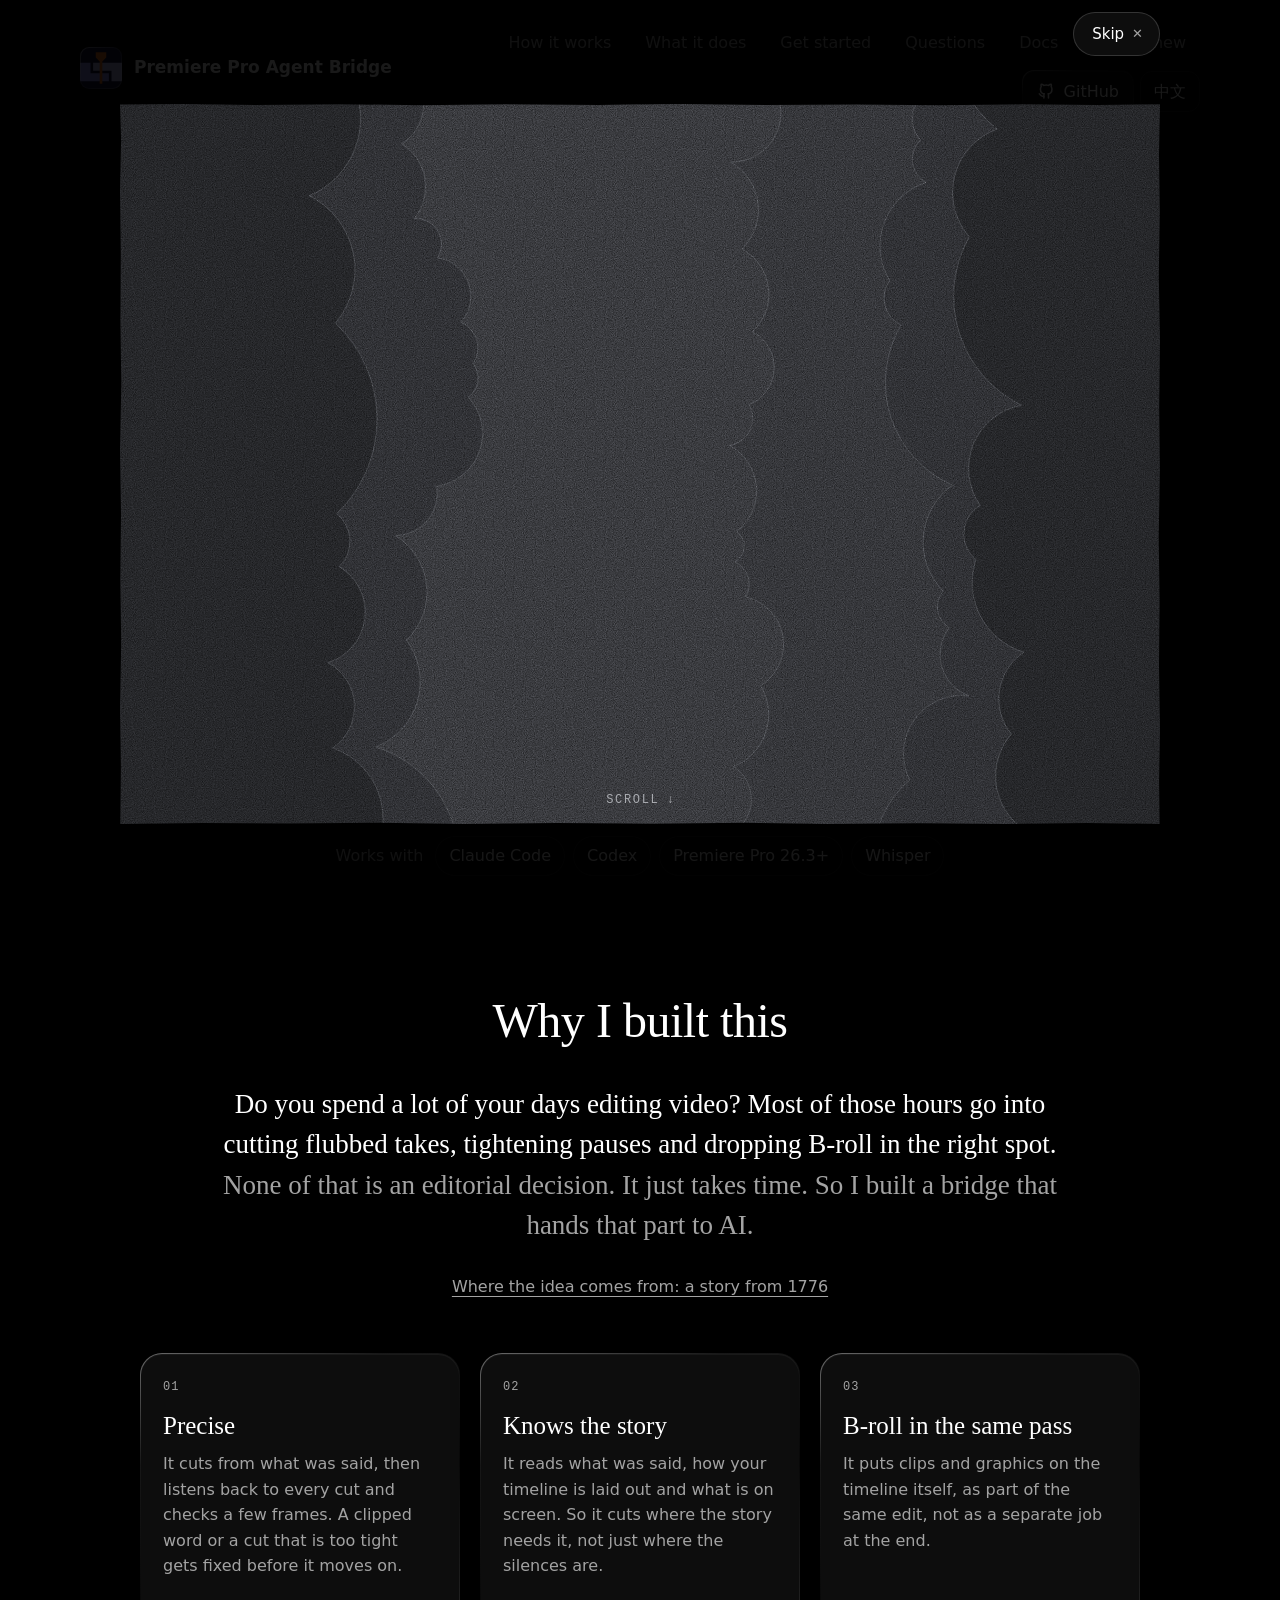
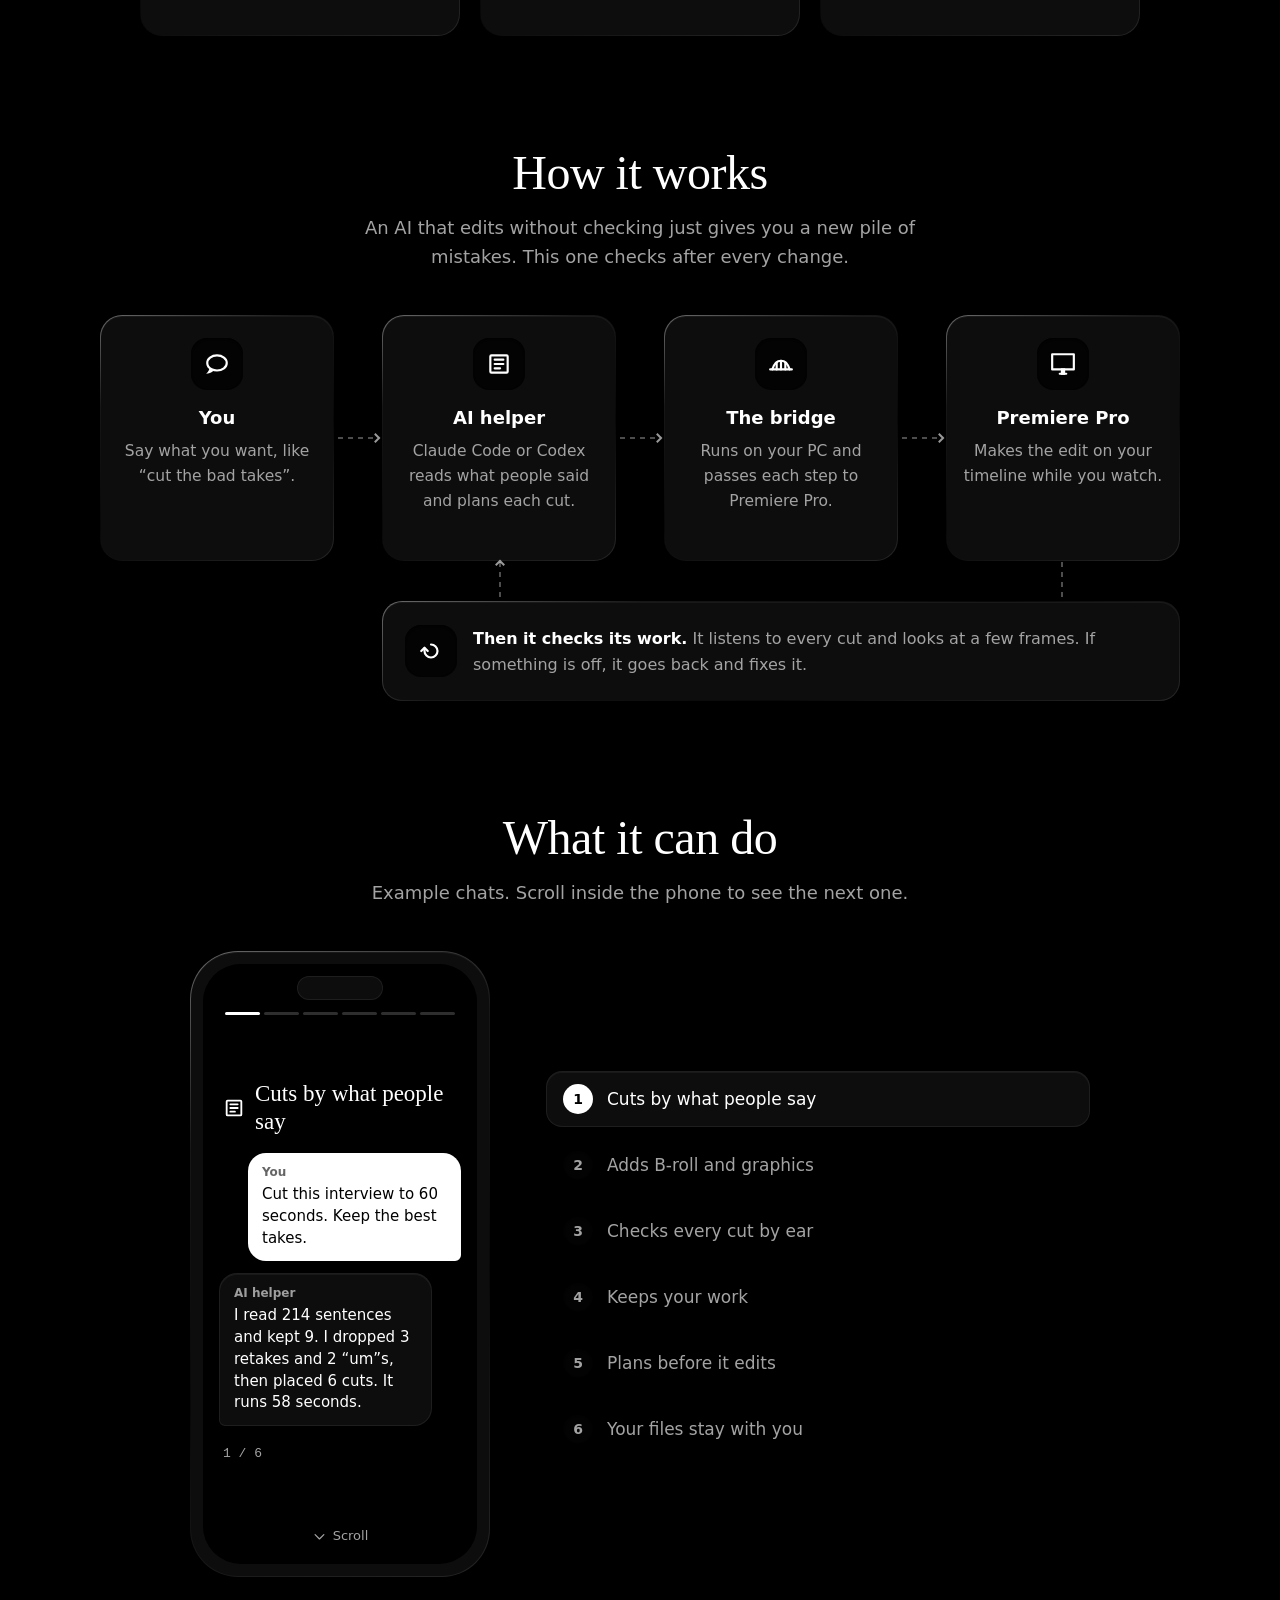
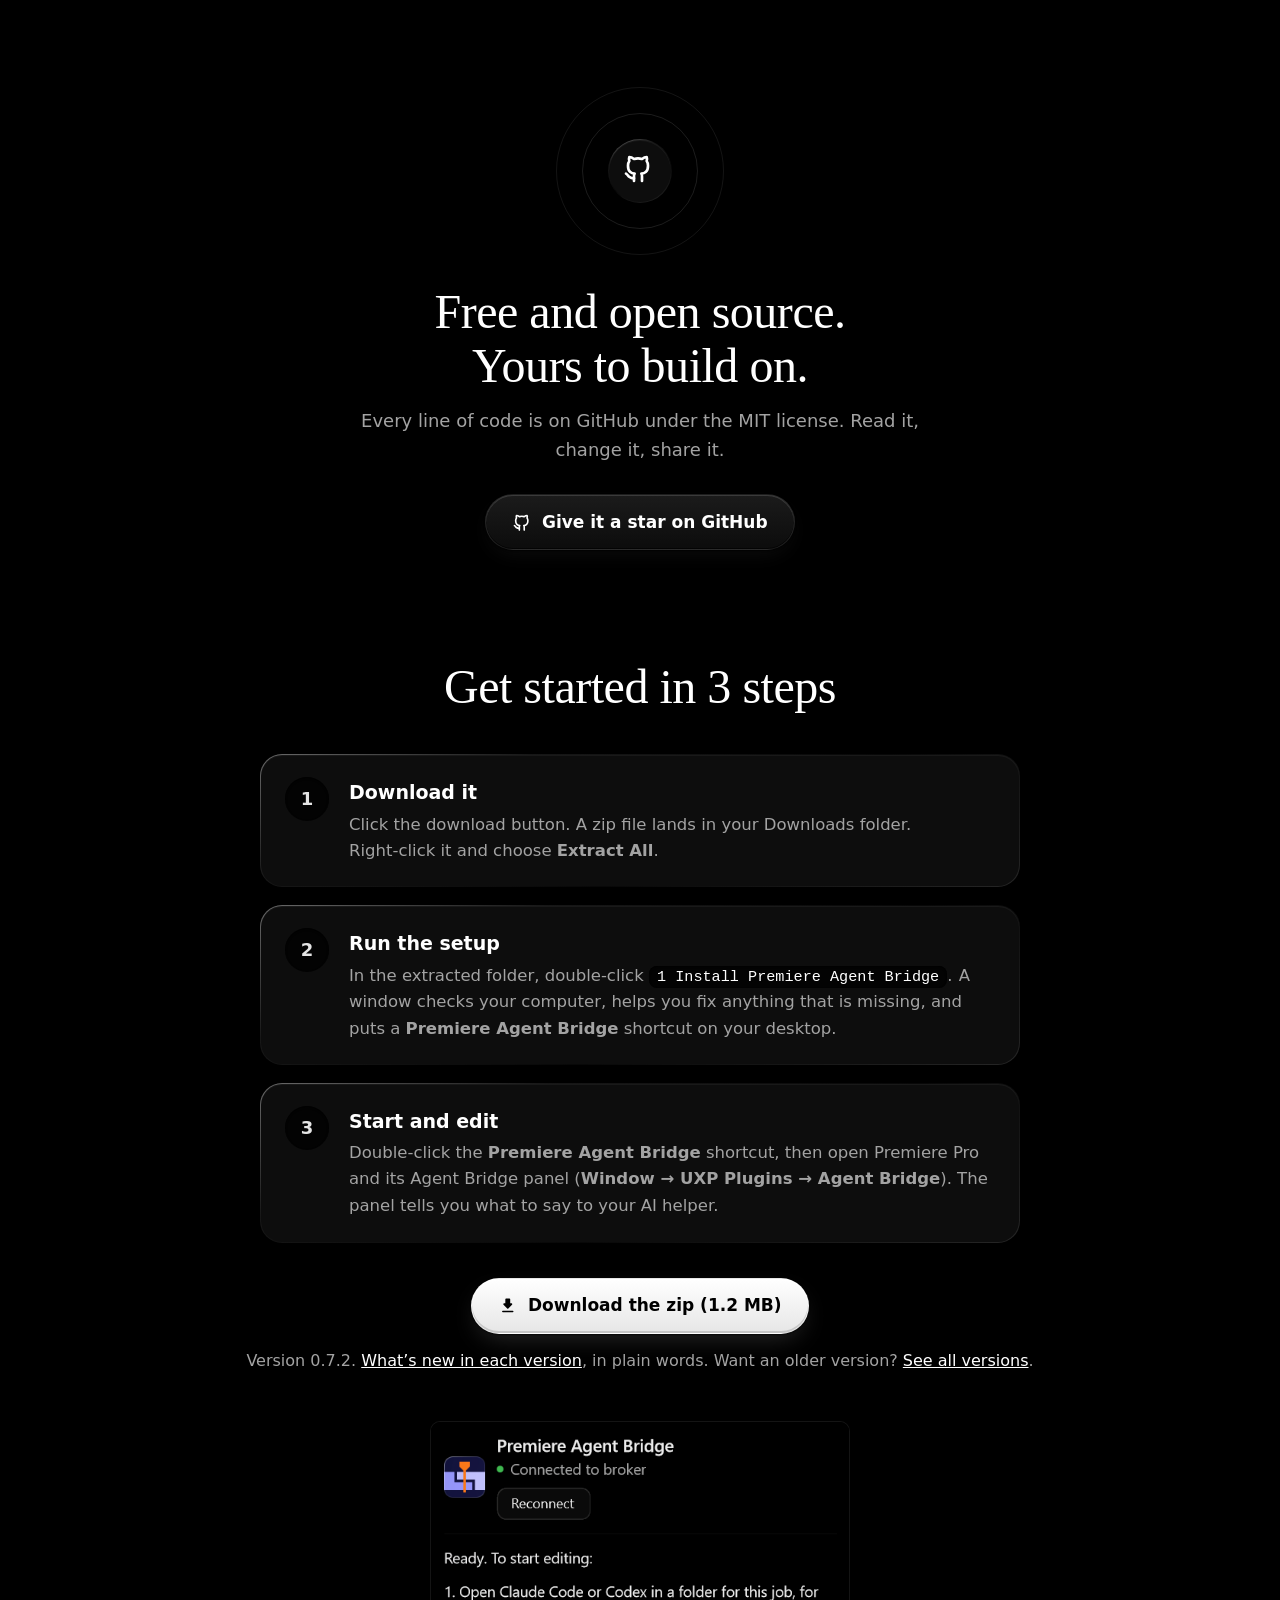
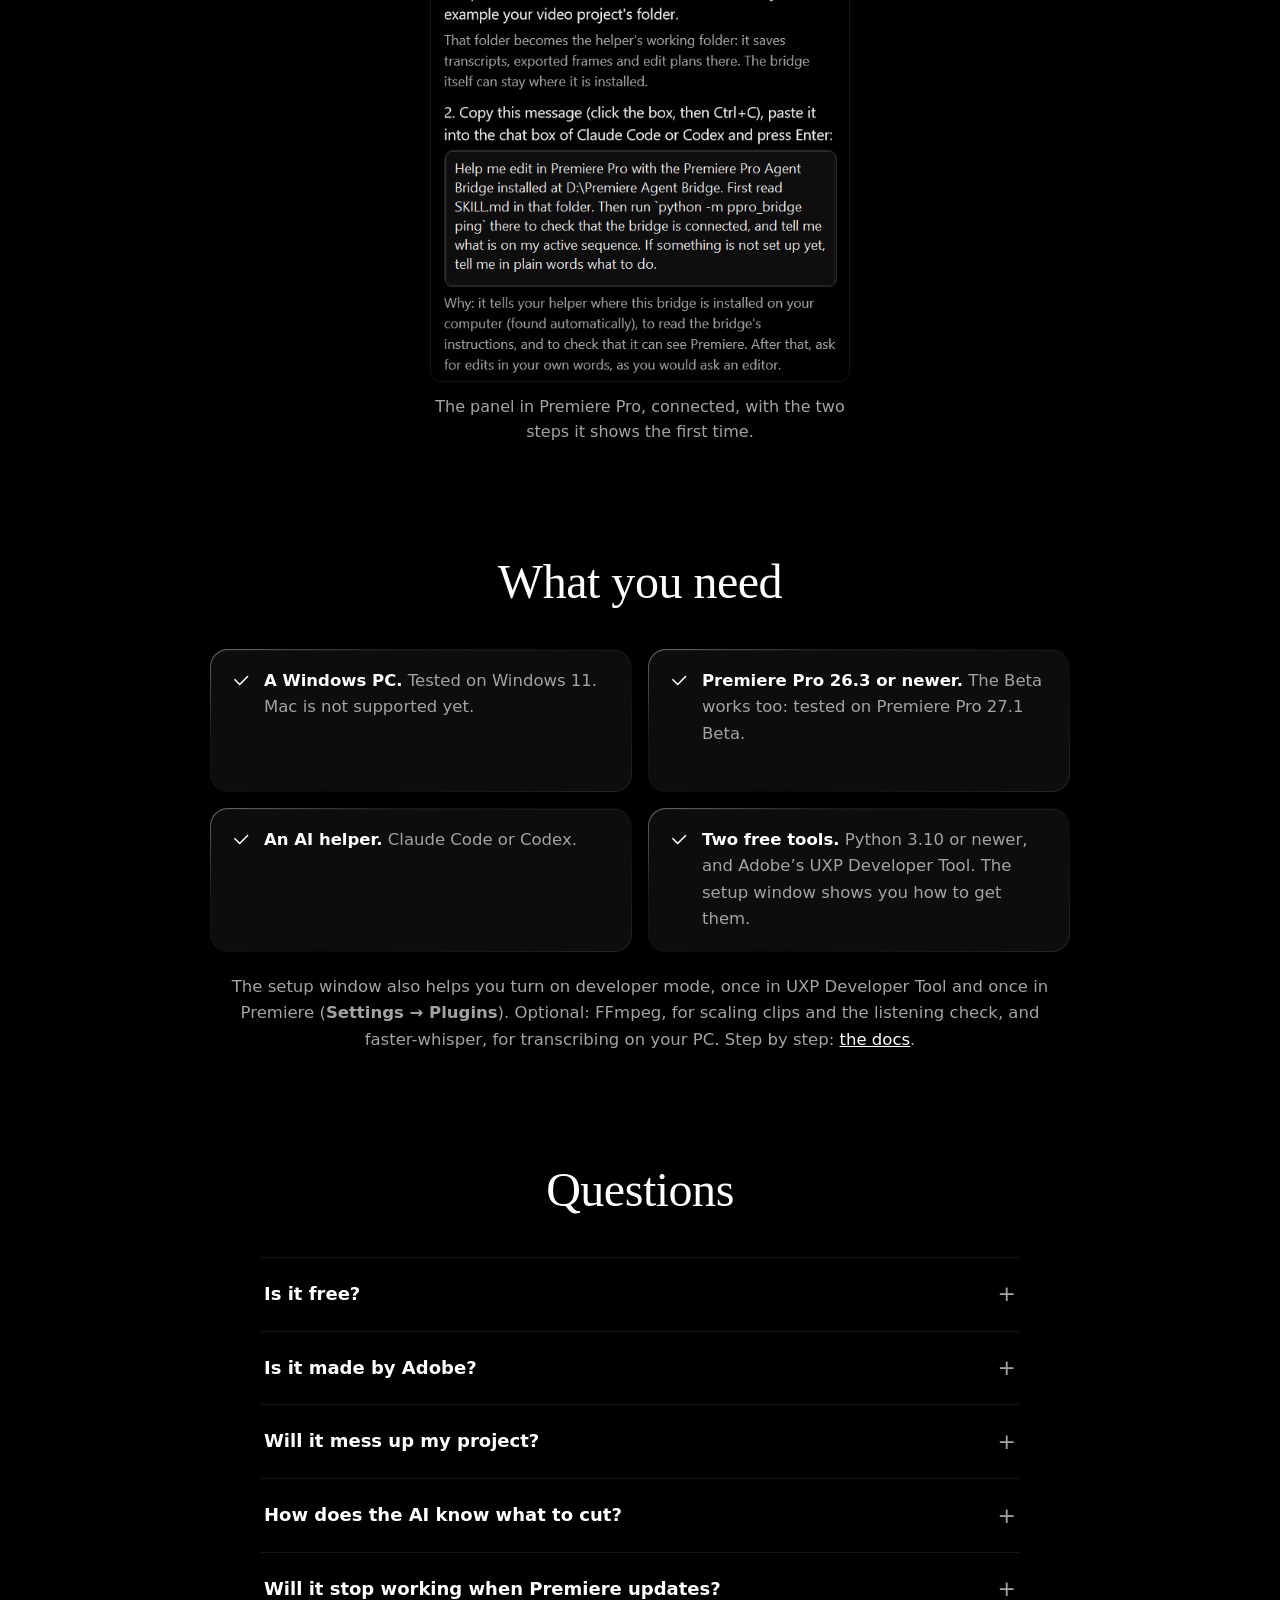
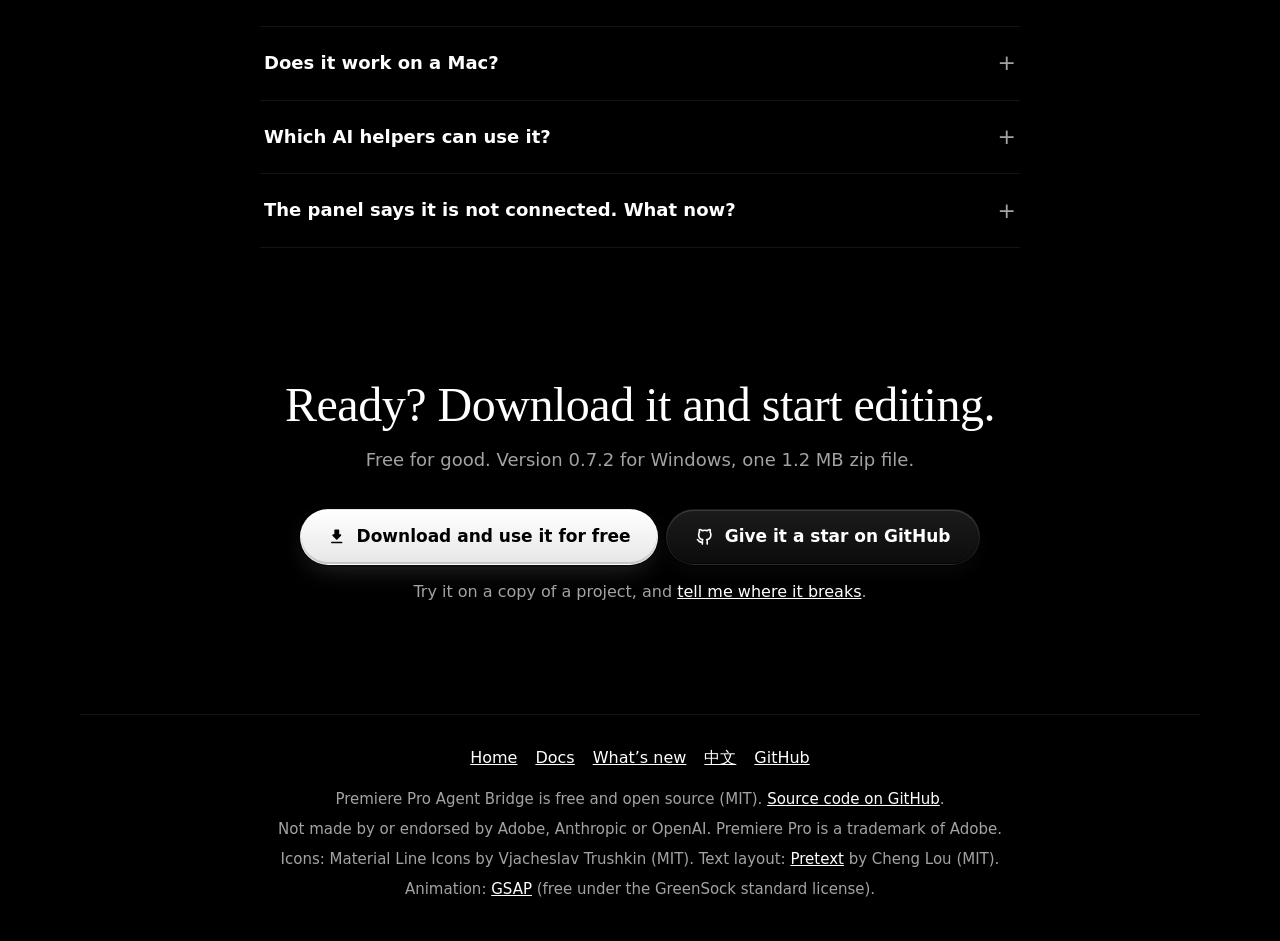
<file: docs/index.html>
<!doctype html>
<html lang="en">
<head>
<meta charset="utf-8">
<meta name="viewport" content="width=device-width, initial-scale=1">
<title>Premiere Pro Agent Bridge: let AI edit your videos in Premiere Pro</title>
<meta name="description" content="A free, open-source tool that lets an AI helper like Claude Code or Codex edit your videos in Adobe Premiere Pro. It cuts by what people say, adds B-roll, and checks every cut. For Windows.">
<link rel="canonical" href="https://zeussheen.github.io/ppro-agent-bridge/">
<link rel="alternate" hreflang="en" href="https://zeussheen.github.io/ppro-agent-bridge/">
<link rel="alternate" hreflang="zh-Hans" href="https://zeussheen.github.io/ppro-agent-bridge/zh/">
<link rel="alternate" hreflang="x-default" href="https://zeussheen.github.io/ppro-agent-bridge/">
<meta name="color-scheme" content="dark">
<meta name="theme-color" content="#000000">
<meta name="google-site-verification" content="KbTk2aY6AsoDSUZLnQb9U4_D2hhTkhuV-vbnmOCa-sc" />
<meta property="og:type" content="website">
<meta property="og:title" content="Premiere Pro Agent Bridge: let AI edit your videos in Premiere Pro">
<meta property="og:description" content="Free and open source. You tell an AI helper what you want, and it edits your video in Premiere Pro for you.">
<meta property="og:url" content="https://zeussheen.github.io/ppro-agent-bridge/">
<meta property="og:locale" content="en_US">
<meta property="og:image" content="https://zeussheen.github.io/ppro-agent-bridge/og-image.png?v=0.7.2">
<meta property="og:image:width" content="1200">
<meta property="og:image:height" content="630">
<meta name="twitter:card" content="summary_large_image">
<link rel="icon" type="image/svg+xml" href="data:image/svg+xml,%3Csvg xmlns='http://www.w3.org/2000/svg' viewBox='0 0 256 256' width='256' height='256'%3E%3Cdefs%3E%3ClinearGradient id='rim' x1='0' y1='0' x2='1' y2='1'%3E%3Cstop offset='0' stop-color='%23fff' stop-opacity='0.55'/%3E%3Cstop offset='0.5' stop-color='%23fff' stop-opacity='0.12'/%3E%3Cstop offset='1' stop-color='%23fff' stop-opacity='0.26'/%3E%3C/linearGradient%3E%3CclipPath id='tile'%3E%3Crect width='256' height='256' rx='56'/%3E%3C/clipPath%3E%3C/defs%3E%3Crect width='256' height='256' rx='56' fill='%2314143F'/%3E%3Cg clip-path='url(%23tile)'%3E%3Cpath d='M0 96L64 96L64 160L176 160L176 208L0 208Z' fill='%239999FF'/%3E%3Cpath d='M80 96L256 96L256 208L192 208L192 144L80 144Z' fill='%23C2C2FF'/%3E%3C/g%3E%3Cpath d='M96 32H160V64L136 88V224H120V88L96 64Z' fill='%23FF7A1A'/%3E%3Crect width='256' height='256' rx='56' fill='none' stroke='url(%23rim)' stroke-width='2'%0A        vector-effect='non-scaling-stroke' clip-path='url(%23tile)'/%3E%3C/svg%3E">
<link rel="icon" href="favicon.ico" sizes="16x16 24x24 32x32 48x48 64x64 128x128 256x256">
<script>
/* The language switch is a plain link. With JavaScript it also remembers the choice, and a later visit to a page in
   the other language goes straight to this one (a ?lang= in the address skips that). */
(function () {
  var KEY = 'ppro-bridge.lang';
  try {
    var want = localStorage.getItem(KEY);
    if (want && want !== 'en' && !/[?&]lang=/.test(location.search)) { location.replace('zh/' + location.hash); return; }
  } catch (e) {}
  document.addEventListener('click', function (e) {
    var a = e.target.closest && e.target.closest('a[data-lang]');
    if (a) { try { localStorage.setItem(KEY, a.getAttribute('data-lang')); } catch (err) {} }
  });
})();
</script>
<script type="application/ld+json">
{
  "@context": "https://schema.org",
  "@type": "SoftwareApplication",
  "name": "Premiere Pro Agent Bridge",
  "description": "A free, open-source tool that lets an AI helper like Claude Code or Codex edit videos in Adobe Premiere Pro.",
  "inLanguage": "en",
  "applicationCategory": "MultimediaApplication",
  "operatingSystem": "Windows",
  "softwareVersion": "0.7.2",
  "license": "https://opensource.org/licenses/MIT",
  "url": "https://zeussheen.github.io/ppro-agent-bridge/",
  "downloadUrl": "https://github.com/ZeusSheen/ppro-agent-bridge/releases/download/v0.7.2/ppro-agent-bridge-v0.7.2.zip",
  "codeRepository": "https://github.com/ZeusSheen/ppro-agent-bridge",
  "offers": { "@type": "Offer", "price": "0", "priceCurrency": "USD" }
}
</script>
<style>
/* Shared by every page (build_page.py inlines it): the colours, type, top bar, footer and the Chinese type rules. */
:root {
  color-scheme: dark;
  --font: "Segoe UI Variable Text", "Segoe UI", system-ui, -apple-system, "Helvetica Neue", Arial, sans-serif;
  --serif: "Iowan Old Style", "Palatino Linotype", Palatino, "Book Antiqua", Georgia, serif;
  --mono: "Cascadia Mono", Consolas, ui-monospace, monospace;
  --ease: cubic-bezier(0.23, 1, 0.32, 1);
  --page: #000000;
  --el: #0d0d0d;
  --well: #030303;
  --sh-d: rgba(0, 0, 0, 0.95);
  --sh-l: rgba(255, 255, 255, 0.055);
  --hairline: rgba(255, 255, 255, 0.08);
  --edge: rgba(255, 255, 255, 0.07);
  --text: #ffffff;
  --muted: #a3a3a3;
  --accent: #ffffff;
  --accent-btn: #ffffff;
  --accent-hover: #e4e4e4;
  --accent-text: #e5e5e5;
  --ok: #ffffff;
  /* on pure black the light half of a soft shadow turns into a grey smear around every card, so surfaces
     get only a hairline of light along the top edge (raised) or a tight dark inner shadow (sunken) */
  --raise: inset 0 1px 0 rgba(255, 255, 255, 0.05);
  --raise-sm: inset 0 1px 0 rgba(255, 255, 255, 0.05);
  --inset: inset 0 1px 3px rgba(0, 0, 0, 0.9);
  --inset-sm: inset 0 1px 2px rgba(0, 0, 0, 0.9);
}
/* Chinese pages: a CJK stack after the Latin faces (Latin letters keep their look, Chinese falls through to a
   Chinese face), roomier lines, no tracking (tracking spreads Chinese characters apart), no slanted cite (Chinese
   titles carry 《》 instead), and punctuation kept off the start of a line. */
html:lang(zh) {
  --font: "Segoe UI Variable Text", "Segoe UI", "Microsoft YaHei UI", "Microsoft YaHei", "PingFang SC", "Hiragino Sans GB",
    "Noto Sans SC", "Source Han Sans SC", system-ui, sans-serif;
  --serif: "Iowan Old Style", "Palatino Linotype", Palatino, "Noto Serif SC", "Source Han Serif SC", "Songti SC", "STSong",
    "Microsoft YaHei UI", "Microsoft YaHei", serif;
}
html:lang(zh) body { line-height: 1.75; line-break: strict; }
html:lang(zh) body * { letter-spacing: 0 !important; }
html:lang(zh) cite, html:lang(zh) em, html:lang(zh) i { font-style: normal; }
html:lang(zh) :is(h1, h2, h3) { text-wrap: balance; }
html:lang(zh) p { text-wrap: pretty; }  /* no single character left alone on the last line */
*, *::before, *::after { box-sizing: border-box; }
html { background: var(--page); scroll-behavior: smooth; }
body {
  margin: 0; font-family: var(--font); font-size: 18px; line-height: 1.6;
  color: var(--text); background: var(--page); -webkit-font-smoothing: antialiased; overflow-x: hidden;
}
h1, h2, h3, p, ol, ul, figure { margin: 0; }
a { color: inherit; }
:focus { outline: none; }
:focus-visible { outline: 2px solid var(--accent-text); outline-offset: 3px; border-radius: 12px; }
.ic { display: inline-flex; width: 1.15em; height: 1.15em; flex: none; }
.ic svg { width: 100%; height: 100%; display: block; }
.nw { white-space: nowrap; }  /* a name that must not break across lines, e.g. Premiere Pro in a Chinese heading */
.sr { position: absolute; width: 1px; height: 1px; overflow: hidden; clip-path: inset(50%); white-space: nowrap; }

.wrap { position: relative; z-index: 1; width: min(1120px, calc(100% - 32px)); margin: 0 auto; }

/* top bar: the bridge on the left; the sections, GitHub and the language switch on the right */
.top { display: flex; align-items: center; justify-content: space-between; gap: 16px; padding: 22px 0; }
.brand { display: flex; align-items: center; gap: 12px; text-decoration: none; font-weight: 650; font-size: 17px; }
.mark { display: block; width: 42px; height: 42px; flex: none; }
.mark svg { display: block; width: 42px; height: 42px; }  /* the bridge icon: its own tile and glass rim */
.links { display: flex; gap: 6px; flex-wrap: wrap; justify-content: flex-end; align-items: center; }
.links a {
  text-decoration: none; color: var(--muted); font-size: 16px; padding: 8px 14px; border-radius: 12px;
  transition: color 160ms var(--ease);
}
.links a[aria-current="page"] { color: var(--text); }
.links a.gh { display: inline-flex; align-items: center; gap: 8px; color: var(--text); box-shadow: var(--raise-sm); }
/* the language switch: a plain link to the same page in the other language, a hairline round it */
.links a.lang { color: var(--text); border: 1px solid var(--hairline); padding: 7px 13px; }
/* glass rim: a thin edge of light, brightest at the top-left corner and fading round the sides */
.links a.gh {
  border: 1px solid transparent;
  background:
    linear-gradient(var(--el), var(--el)) padding-box,
    linear-gradient(155deg, rgba(255, 255, 255, 0.42), rgba(255, 255, 255, 0.09) 26%, rgba(255, 255, 255, 0.03) 60%, rgba(255, 255, 255, 0.15)) border-box;
}
@media (hover: hover) and (pointer: fine) {
  .links a:hover { color: var(--text); }
  .links a.lang:hover { border-color: rgba(255, 255, 255, 0.24); }
}

code {
  font-family: var(--mono); font-size: 0.92em; color: var(--text); padding: 2px 8px; border-radius: 8px;
  background: var(--well); box-shadow: var(--inset-sm); white-space: nowrap;
}

/* footer */
footer.site { margin: 110px 0 0; padding: 30px 0 40px; border-top: 1px solid var(--hairline); color: var(--muted); font-size: 15px; display: grid; gap: 6px; text-align: center; }
footer.site a { color: var(--text); }
footer.site .more { display: flex; flex-wrap: wrap; justify-content: center; gap: 4px 18px; margin-bottom: 10px; font-size: 16px; }

/* the bar keeps one line: the home page's section links give way first, then Get started, then Docs and What's new
   (the footer lists those on every page); GitHub and the language switch always stay */
.brand { flex: none; white-space: nowrap; }
@media (max-width: 1100px) { .links a.n1 { display: none; } }
@media (max-width: 900px) { .links a.n2 { display: none; } }
@media (max-width: 780px) { .links a.n3 { display: none; } }
@media (max-width: 640px) {
  body { font-size: 17px; }
  .top { padding: 16px 0; }
  .brand { font-size: 16px; }
}
@media (max-width: 420px) {
  .brand .name { display: none; }  /* the icon alone; the page title says the name */
}
@media (prefers-reduced-motion: reduce) {
  html { scroll-behavior: auto; }
}

/* buttons: four light layers - top light and bottom shade inside, a tight contact shadow and a faint glow outside */
.btn {
  display: inline-flex; align-items: center; justify-content: center; gap: 10px; min-height: 56px; padding: 10px 26px;
  border-radius: 28px; font-weight: 650; font-size: 17px; text-decoration: none; color: var(--text);
  border: 1px solid var(--edge); background-color: var(--el);
  background-image: linear-gradient(180deg, #1b1b1b, #0c0c0c);
  box-shadow: inset 0 1px 0 rgba(255, 255, 255, 0.14), inset 0 -1px 0 rgba(0, 0, 0, 0.7),
    0 1px 2px rgba(0, 0, 0, 0.9), 0 8px 22px -6px rgba(255, 255, 255, 0.06);
  transition: transform 160ms var(--ease), box-shadow 160ms var(--ease), border-color 160ms var(--ease);
}
.btn:active {
  transform: scale(0.97);
  box-shadow: inset 0 2px 5px rgba(0, 0, 0, 0.75), inset 0 -1px 0 rgba(255, 255, 255, 0.06), 0 0 0 rgba(0, 0, 0, 0);
}
.btn.primary {
  color: #000; border-color: transparent; background-color: var(--accent-btn);
  background-image: linear-gradient(180deg, #ffffff, #e6e6e6);
  box-shadow: inset 0 1px 0 #ffffff, inset 0 -2px 0 rgba(0, 0, 0, 0.14),
    0 1px 2px rgba(0, 0, 0, 0.8), 0 10px 26px -8px rgba(255, 255, 255, 0.18);
}
.btn.primary:active {
  background-image: linear-gradient(180deg, #e2e2e2, #f2f2f2);
  box-shadow: inset 0 2px 5px rgba(0, 0, 0, 0.22), 0 0 0 rgba(0, 0, 0, 0);
}
@media (hover: hover) and (pointer: fine) {
  .btn.primary:hover { background-image: linear-gradient(180deg, #ffffff, #dedede); }
  .btn:not(.primary):hover { border-color: rgba(255, 255, 255, 0.16); background-image: linear-gradient(180deg, #212121, #101010); }
}
/* a button group: the pressed button grows and its corners tighten */
.cta { display: flex; gap: 8px; justify-content: center; max-width: 680px; margin: 34px auto 0; }
.cta .btn {
  flex: 1; white-space: nowrap;
  transition: flex-grow 350ms var(--ease), border-radius 350ms var(--ease), box-shadow 160ms var(--ease), border-color 160ms var(--ease);
}
.cta .btn:active { flex-grow: 1.5; border-radius: 12px; transform: none; }

/* floating stars: a few spans drift up from a GitHub star button or link, each with its own x, tilt and duration */
.gh-star { position: relative; }
.float-note {
  position: absolute; left: 50%; top: 50%; margin: -0.5em 0 0 -0.5em; pointer-events: none;
  color: var(--text); font-size: var(--s, 16px); line-height: 1;
  animation: float var(--d, 1.2s) var(--ease) forwards;
}
@keyframes float {
  0% { opacity: 0; transform: translate(0, 0) rotate(0deg); }
  15% { opacity: 1; }
  100% { opacity: 0; transform: translate(var(--x), -150px) rotate(var(--r)); }
}

/* the living mark: the bridge in the middle of quiet rings, two small dots going round */
.orbit { position: relative; width: 168px; height: 168px; margin: 0 auto; }
.ring { position: absolute; border-radius: 50%; border: 1px solid rgba(255, 255, 255, 0.08); }
.ring.r1 { inset: 0; }
.ring.r2 { inset: 26px; border-color: rgba(255, 255, 255, 0.11); }
.spin { position: absolute; border-radius: 50%; animation: orbit 22s linear infinite; }
.spin.s1 { inset: 0; }
.spin.s2 { inset: 26px; animation-duration: 14s; animation-direction: reverse; }
.sat { position: absolute; top: -4px; left: 50%; width: 8px; height: 8px; margin-left: -4px; border-radius: 50%; background: #fff; }
.s2 .sat { top: -3px; width: 6px; height: 6px; margin-left: -3px; background: rgba(255, 255, 255, 0.55); }
.core {
  position: absolute; inset: 52px; display: grid; place-items: center; border-radius: 50%; color: #fff;
  background: var(--el); border: 1px solid var(--edge); box-shadow: var(--raise-sm);
}
.core svg { width: 32px; height: 32px; }
/* in the rings the icon is a disc: its square glass rim would show as flat caps at the top and bottom,
   so it is hidden and the same diagonal rim is drawn round the circle instead */
.core.brand-core { background: none; border: 0; box-shadow: none; overflow: hidden; }
.core.brand-core svg { width: 64px; height: 64px; }
.core.brand-core svg > rect:last-of-type { display: none; }
.core.brand-core::after {
  content: ""; position: absolute; inset: 0; border-radius: 50%; padding: 1px;
  background: linear-gradient(135deg, rgba(255, 255, 255, 0.55), rgba(255, 255, 255, 0.12) 50%, rgba(255, 255, 255, 0.26));
  -webkit-mask: linear-gradient(#000 0 0) content-box, linear-gradient(#000 0 0);
  -webkit-mask-composite: xor; mask-composite: exclude;
}
@keyframes orbit { to { transform: rotate(360deg); } }

/* hero: one serif sentence, one line, one button */
.hero { padding: 40px 0 8px; text-align: center; }
h1, h2 { font-family: var(--serif); font-weight: 400; }
h1 { font-size: clamp(40px, 6.4vw, 72px); line-height: 1.05; letter-spacing: -0.015em; max-width: 13em; margin: 28px auto 0; }
.lead { color: var(--muted); font-size: clamp(18px, 2.1vw, 21px); max-width: 30em; margin: 20px auto 0; }
.hero .btn { margin-top: 34px; }
.hero-meta { margin-top: 14px; font-size: 16px; color: var(--muted); }
/* what you need, in one line right under the download button; the last link goes to the full list */
.req { max-width: 60em; margin: 16px auto 0; font-size: 16px; line-height: 1.6; color: var(--accent-text); }
.req span, .req a { white-space: nowrap; }  /* each requirement stays in one piece when the line wraps */
.req a { color: var(--text); text-underline-offset: 3px; }
.star-link { text-decoration: none; color: var(--text); border-bottom: 1px solid rgba(255, 255, 255, 0.3); white-space: nowrap; }
.works-with { display: flex; flex-wrap: wrap; justify-content: center; align-items: center; gap: 8px; margin-top: 30px; }
.works-with .label { color: var(--muted); font-size: 16px; margin-right: 4px; }
.pill {
  padding: 6px 13px; border-radius: 999px; font-size: 16px; color: var(--accent-text);
  background: var(--well); border: 1px solid var(--edge); box-shadow: var(--inset-sm);
}

/* sections */
section { margin-top: 110px; }
h2 { font-size: clamp(32px, 4.4vw, 48px); line-height: 1.12; letter-spacing: -0.01em; text-align: center; }
.sub { text-align: center; color: var(--muted); margin: 14px auto 0; max-width: 34em; }

/* why: the maker's note and three reasons */
.why { text-align: center; }
.note { font-family: var(--serif); font-size: clamp(21px, 2.5vw, 27px); line-height: 1.5; max-width: 31em; margin: 36px auto 0; }
.note .m { color: var(--muted); }
.reasons { display: grid; grid-template-columns: repeat(3, 1fr); gap: 20px; max-width: 1000px; margin: 48px auto 0; text-align: left; }
.reason { padding: 24px 22px; border-radius: 22px; background: var(--el); border: 1px solid var(--edge); box-shadow: var(--raise); }
.reason .k { display: block; margin-bottom: 14px; font-family: var(--mono); font-size: 12px; letter-spacing: 0.08em; color: var(--muted); }
.reason h3 { font-family: var(--serif); font-weight: 400; font-size: 25px; line-height: 1.2; }
.reason p { color: var(--muted); font-size: 16px; margin-top: 10px; }
/* hover to read, like the button group: with a mouse, the card (or step) under the pointer grows, its corners tighten
   and its words get bigger, so the one you are reading is easier to read; the others make room. Every word glides to
   its new line (laid out ahead by Pretext) instead of jumping there, and each group keeps the room its biggest state
   needs, so nothing below it moves. The script adds .morph to a group only on wide screens with a mouse and motion
   allowed; without it everything stays as laid out here. */
.morph { --grow: 1.6; --zoom: 1.2; }
.morph.still, .morph.still * { transition: none !important; }
.flow { position: relative; transition: height 350ms var(--ease); }
.flow .w { position: absolute; left: 0; top: 0; white-space: pre; user-select: none; transform-origin: 0 0; transition: transform 350ms var(--ease); }
.reasons.morph { display: flex; }
.reasons.morph .reason { flex: 1 1 0; min-width: 0; transition: flex-grow 350ms var(--ease), border-radius 350ms var(--ease); }
.reasons.morph .reason.grown { flex-grow: var(--grow); border-radius: 12px; }
.reasons.morph .k { transition: color 350ms var(--ease); }
.reasons.morph .grown .k { color: var(--text); }

/* how it works: four steps in a row and a loop back underneath (the AI checks its own work).
   A white dot runs along each arrow in turn, then the check box lights up: one 7 s cycle. */
.loop { display: grid; grid-template-columns: 1fr 48px 1fr 48px 1fr 48px 1fr; align-items: center; row-gap: 40px; max-width: 1080px; margin: 44px auto 0; }
.node {
  align-self: stretch; padding: 22px 16px; text-align: center; border-radius: 22px;
  background: var(--el); border: 1px solid var(--edge); box-shadow: var(--raise);
}
.node .ic-well, .back .ic-well {
  flex: none; display: grid; place-items: center; width: 52px; height: 52px; border-radius: 16px; margin: 0 auto 14px;
  background: var(--well); box-shadow: var(--inset-sm); color: #fff;
}
.node .ic-well .ic, .back .ic-well .ic { width: 26px; height: 26px; }
.node h3 { font-size: 18px; }
.node p { color: var(--muted); font-size: 15.5px; margin-top: 6px; }
.link { position: relative; height: 2px; margin: 0 4px; background: repeating-linear-gradient(90deg, rgba(255, 255, 255, 0.3) 0 5px, transparent 5px 10px); }
.link::after, .vup::after {
  content: ""; position: absolute; width: 7px; height: 7px;
  border-top: 2px solid rgba(255, 255, 255, 0.6); border-right: 2px solid rgba(255, 255, 255, 0.6);
}
.link::after { right: -1px; top: 50%; transform: translateY(-50%) rotate(45deg); }
.track { position: absolute; inset: 0; opacity: 0; }
.dot { position: absolute; right: 0; top: 50%; width: 8px; height: 8px; margin-top: -4px; border-radius: 50%; background: #fff; box-shadow: 0 0 0 4px rgba(255, 255, 255, 0.1); }
.l1 .track { animation: g1 7s linear infinite; }
.l2 .track { animation: g2 7s linear infinite; }
.l3 .track { animation: g3 7s linear infinite; }
@keyframes g1 { 0% { transform: translateX(-100%); opacity: 0; } 1% { opacity: 1; } 12% { transform: translateX(0); opacity: 1; } 13%, 100% { transform: translateX(0); opacity: 0; } }
@keyframes g2 { 0%, 15% { transform: translateX(-100%); opacity: 0; } 16% { opacity: 1; } 27% { transform: translateX(0); opacity: 1; } 28%, 100% { transform: translateX(0); opacity: 0; } }
@keyframes g3 { 0%, 30% { transform: translateX(-100%); opacity: 0; } 31% { opacity: 1; } 42% { transform: translateX(0); opacity: 1; } 43%, 100% { transform: translateX(0); opacity: 0; } }
.back {
  grid-column: 3 / 8; position: relative; display: flex; align-items: center; gap: 16px; padding: 18px 22px; border-radius: 20px;
  background: var(--el); border: 1px solid var(--edge); box-shadow: var(--raise-sm); animation: checking 7s ease-in-out infinite;
}
.back .ic-well { margin: 0; }
.back .ic-well .ic { animation: turn 7s var(--ease) infinite; }
.back p { color: var(--muted); font-size: 16px; }
.back b { color: var(--text); }
/* the loop's two legs: down from Premiere Pro, up into the AI helper (their centres: half a step's width in) */
.vlink { position: absolute; top: -40px; width: 2px; height: 40px; background: repeating-linear-gradient(180deg, rgba(255, 255, 255, 0.3) 0 5px, transparent 5px 10px); }
.vdown { right: calc((100% - 96px) / 6 - 1px); }
.vup { left: calc((100% - 96px) / 6 - 1px); }
.vup::after { top: -1px; left: 50%; transform: translateX(-50%) rotate(-45deg); }
.vlink .dot { top: auto; right: auto; left: 50%; margin: 0 0 0 -4px; }
.vdown .dot { bottom: 0; }
.vup .dot { top: 0; }
.vdown .track { animation: gdown 7s linear infinite; }
.vup .track { animation: gup 7s linear infinite; }
@keyframes gdown { 0%, 45% { transform: translateY(-100%); opacity: 0; } 46% { opacity: 1; } 52% { transform: translateY(0); opacity: 1; } 53%, 100% { transform: translateY(0); opacity: 0; } }
@keyframes gup { 0%, 70% { transform: translateY(100%); opacity: 0; } 71% { opacity: 1; } 78% { transform: translateY(0); opacity: 1; } 79%, 100% { transform: translateY(0); opacity: 0; } }
@keyframes checking {
  0%, 52% { box-shadow: var(--raise-sm), 0 0 0 1px rgba(255, 255, 255, 0); }
  56%, 66% { box-shadow: var(--raise-sm), 0 0 0 1px rgba(255, 255, 255, 0.45); }
  70%, 100% { box-shadow: var(--raise-sm), 0 0 0 1px rgba(255, 255, 255, 0); }
}
@keyframes turn { 0%, 53% { transform: rotate(0deg); } 68%, 100% { transform: rotate(-360deg); } }
/* stacked on narrow screens: the same timing, down instead of across */
@keyframes v1 { 0% { transform: translateY(-100%); opacity: 0; } 1% { opacity: 1; } 12% { transform: translateY(0); opacity: 1; } 13%, 100% { transform: translateY(0); opacity: 0; } }
@keyframes v2 { 0%, 15% { transform: translateY(-100%); opacity: 0; } 16% { opacity: 1; } 27% { transform: translateY(0); opacity: 1; } 28%, 100% { transform: translateY(0); opacity: 0; } }
@keyframes v3 { 0%, 30% { transform: translateY(-100%); opacity: 0; } 31% { opacity: 1; } 42% { transform: translateY(0); opacity: 1; } 43%, 100% { transform: translateY(0); opacity: 0; } }
/* hover to read (see .morph): the open step's column grows; the loop's two legs stay under their steps' centres */
@property --g1 { syntax: "<number>"; inherits: true; initial-value: 1; }
@property --g2 { syntax: "<number>"; inherits: true; initial-value: 1; }
@property --g3 { syntax: "<number>"; inherits: true; initial-value: 1; }
@property --g4 { syntax: "<number>"; inherits: true; initial-value: 1; }
.loop.morph {
  --sum: calc(var(--g1) + var(--g2) + var(--g3) + var(--g4));
  grid-template-columns:
    calc((100% - 144px) * var(--g1) / var(--sum)) 48px calc((100% - 144px) * var(--g2) / var(--sum)) 48px
    calc((100% - 144px) * var(--g3) / var(--sum)) 48px calc((100% - 144px) * var(--g4) / var(--sum));
  transition: --g1 350ms var(--ease), --g2 350ms var(--ease), --g3 350ms var(--ease), --g4 350ms var(--ease);
}
.loop.morph[data-open="0"] { --g1: var(--grow); }
.loop.morph[data-open="1"] { --g2: var(--grow); }
.loop.morph[data-open="2"] { --g3: var(--grow); }
.loop.morph[data-open="3"] { --g4: var(--grow); }
.loop.morph .vdown { right: calc((100% - 96px) * var(--g4) / (var(--g2) + var(--g3) + var(--g4)) / 2 - 1px); }
.loop.morph .vup { left: calc((100% - 96px) * var(--g2) / (var(--g2) + var(--g3) + var(--g4)) / 2 - 1px); }
.loop.morph .node, .loop.morph .back { transition: border-radius 350ms var(--ease); }
.loop.morph .grown { border-radius: 12px; }
.loop.morph .back p { flex: 1 1 0; min-width: 0; }

/* what it can do: a phone with a snap-scrolling feed of example chats, one feature per screen, like scrolling Shorts */
.feed-wrap { display: grid; grid-template-columns: auto 1fr; gap: 56px; align-items: center; max-width: 900px; margin: 44px auto 0; }
.phone { width: 300px; padding: 12px; border-radius: 48px; background: var(--el); box-shadow: var(--raise); border: 1px solid var(--edge); }
.phone-screen { position: relative; height: 600px; border-radius: 38px; overflow: hidden; background: #000; box-shadow: var(--inset); }
.phone-screen::before {
  content: ""; position: absolute; z-index: 2; top: 12px; left: 50%; width: 86px; height: 24px; margin-left: -43px;
  border-radius: 12px; background: #0d0d0d; border: 1px solid var(--edge);
}
.bars { position: absolute; z-index: 2; top: 48px; left: 22px; right: 22px; display: flex; gap: 4px; pointer-events: none; }
.bars i { flex: 1; height: 3px; border-radius: 2px; background: rgba(255, 255, 255, 0.18); transition: background-color 200ms var(--ease); }
.bars i.on { background: #fff; }
.feed { height: 100%; overflow-y: auto; scroll-snap-type: y mandatory; scrollbar-width: none; border-radius: 38px; }
.feed::-webkit-scrollbar { display: none; }
.feed:focus-visible { outline: 2px solid #fff; outline-offset: -6px; }
.short {
  height: 100%; scroll-snap-align: start; scroll-snap-stop: always;
  display: flex; flex-direction: column; justify-content: center; gap: 18px; padding: 72px 16px 56px;
}
.short-title { display: flex; align-items: center; gap: 10px; padding: 0 4px; font-family: var(--serif); font-weight: 400; font-size: 23px; line-height: 1.2; }
.short-title .ic { width: 22px; height: 22px; }
.chat { position: relative; display: grid; gap: 12px; }
.msg { max-width: 88%; padding: 11px 14px; border-radius: 18px; font-size: 15px; line-height: 1.45; }
.msg .who { display: block; margin-bottom: 3px; font-size: 12px; font-weight: 650; opacity: 0.6; }
.msg.me { justify-self: end; color: #000; background: #fff; border-bottom-right-radius: 6px; }
.msg.ai { justify-self: start; color: var(--text); background: var(--el); border: 1px solid var(--edge); border-bottom-left-radius: 6px; box-shadow: var(--raise-sm); }
.typing {
  position: absolute; left: 0; bottom: 0; display: none; gap: 5px; padding: 15px 16px; pointer-events: none;
  border-radius: 18px; border-bottom-left-radius: 6px; background: var(--el); border: 1px solid var(--edge);
}
.typing i { width: 6px; height: 6px; border-radius: 50%; background: var(--muted); animation: blink 1s ease-in-out infinite; }
.typing i:nth-child(2) { animation-delay: 150ms; }
.typing i:nth-child(3) { animation-delay: 300ms; }
@keyframes blink { 0%, 80%, 100% { opacity: 0.25; } 40% { opacity: 1; } }
/* when a short comes up: your message, then "typing", then the reply */
.short.play .msg.me { animation: pop 300ms var(--ease) both; }
.short.play .typing { display: flex; animation: typing-life 1200ms linear both; }
.short.play .msg.ai { animation: pop 300ms var(--ease) 1150ms both; }
@keyframes pop { from { opacity: 0; transform: translateY(8px) scale(0.98); } to { opacity: 1; transform: none; } }
@keyframes typing-life { 0%, 28% { opacity: 0; } 34%, 92% { opacity: 1; } 100% { opacity: 0; } }
.short-n { padding: 0 4px; font-family: var(--mono); font-size: 13px; color: var(--muted); }
.swipe {
  position: absolute; z-index: 2; left: 0; right: 0; bottom: 18px; display: flex; justify-content: center; align-items: center; gap: 6px;
  font-size: 13px; color: var(--muted); pointer-events: none; transition: opacity 200ms var(--ease);
}
.swipe.gone { opacity: 0; }
.feed-index { list-style: none; padding: 0; display: grid; gap: 10px; }
.feed-index button {
  width: 100%; display: flex; align-items: center; gap: 14px; padding: 12px 16px; text-align: left; cursor: pointer;
  font: inherit; font-size: 17px; color: var(--muted); background: transparent; border: 1px solid transparent; border-radius: 16px;
  transition: color 160ms var(--ease), background-color 160ms var(--ease), box-shadow 160ms var(--ease), transform 160ms var(--ease);
}
.feed-index button:active { transform: scale(0.97); }
.feed-index .n {
  flex: none; display: grid; place-items: center; width: 30px; height: 30px; border-radius: 50%; font-size: 14px; font-weight: 700;
  background: var(--well); box-shadow: var(--inset-sm); color: var(--muted);
}
.feed-index button[aria-current="true"] { color: var(--text); background: var(--el); box-shadow: var(--raise-sm); border-color: var(--edge); }
.feed-index button[aria-current="true"] .n { color: #000; background: #fff; box-shadow: none; }

/* open source: the GitHub mark in still rings */
.open { text-align: center; }
.open .orbit { margin-bottom: 30px; }
.open .core .ic { width: 36px; height: 36px; }

/* get started */
.steps { list-style: none; padding: 0; display: grid; gap: 18px; margin: 40px auto 0; max-width: 760px; }
.steps li { display: flex; gap: 20px; align-items: flex-start; background: var(--el); border-radius: 22px; padding: 22px 24px; box-shadow: var(--raise); border: 1px solid var(--edge); }
.num {
  flex: none; display: grid; place-items: center; width: 44px; height: 44px; border-radius: 50%;
  background: var(--well); box-shadow: var(--inset-sm); color: var(--accent-text); font-weight: 700;
}
.steps h3 { font-size: 19px; }
.steps p { color: var(--muted); margin-top: 4px; font-size: 16.5px; }
/* hover to read (see .morph): the open step gets bigger words and a white number; the other steps get flatter to
   make room for it, so the list keeps its height */
.steps.morph { align-content: start; }
.steps.morph li { transition: border-radius 350ms var(--ease), padding 350ms var(--ease); }
.steps.morph li.grown { border-radius: 12px; }
.steps.morph li > div { flex: 1 1 0; min-width: 0; }
.steps.morph .num { transition: background-color 350ms var(--ease), color 350ms var(--ease), box-shadow 350ms var(--ease); }
.steps.morph .grown .num { background: #fff; color: #000; box-shadow: none; }
.after { text-align: center; margin-top: 30px; }
.after-note { text-align: center; margin-top: 14px; color: var(--muted); font-size: 16px; }
.after-note a { color: var(--text); }

/* what you need */
.need { --gap: 16px; list-style: none; padding: 0; display: grid; grid-template-columns: repeat(2, 1fr); gap: var(--gap); margin: 40px auto 0; max-width: 860px; }
.need li { display: flex; gap: 14px; align-items: flex-start; background: var(--el); border-radius: 18px; padding: 18px 20px; box-shadow: var(--raise-sm); border: 1px solid var(--edge); font-size: 16.5px; }
.need li .ic { color: var(--ok); margin-top: 3px; }
.need b { font-weight: 650; }
.need span.m { color: var(--muted); }
.need-more { max-width: 860px; margin: 22px auto 0; padding: 0 4px; color: var(--muted); font-size: 16.5px; text-align: center; }
.need-more a { color: var(--text); }
/* hover to read (see .morph), in both directions: the grid keeps its size and its middle lines move, so the open
   item's corner gets big, the item beside it tall and narrow, the one above or below it wide and flat, the far one
   small. The script sets where the lines go (--c1, --r1: the first column's and row's share) and the grid's height,
   and sizes every item's words to its cell */
@property --c1 { syntax: "<number>"; inherits: false; initial-value: 0.5; }
@property --r1 { syntax: "<number>"; inherits: false; initial-value: 0.5; }
.need.morph {
  grid-template-columns: calc((100% - var(--gap)) * var(--c1)) 1fr;
  grid-template-rows: calc((100% - var(--gap)) * var(--r1)) 1fr;
  transition: --c1 350ms var(--ease), --r1 350ms var(--ease);
}
.need.morph li { transition: border-radius 350ms var(--ease); }
.need.morph li > .ic { transform-origin: 100% 0; transition: transform 350ms var(--ease); }  /* sized with its words, keeping its gap to them */
.need.morph li.grown { border-radius: 10px; }
.need.morph li > span:not(.ic) { flex: 1 1 0; min-width: 0; }

/* questions */
.faq { max-width: 760px; margin: 40px auto 0; border-top: 1px solid var(--hairline); }
details { border-bottom: 1px solid var(--hairline); }
summary {
  list-style: none; cursor: pointer; padding: 22px 4px; font-weight: 600; display: flex; justify-content: space-between; gap: 16px; align-items: center;
}
summary:focus-visible { outline-offset: -2px; }
summary::-webkit-details-marker { display: none; }
summary .plus { color: var(--muted); transition: transform 200ms var(--ease); font-weight: 400; font-size: 22px; line-height: 1; }
details[open] summary .plus { transform: rotate(45deg); }
details p { padding: 0 4px 24px; max-width: 38em; color: var(--muted); font-size: 16.5px; }

/* glass rim: a thin edge of light, brightest at the top-left corner and fading round the sides, like the edge of a
   pane of glass - the fill stays black and nothing glows outside */
.reason, .node, .back, .steps li, .need li, .phone, .core:not(.brand-core) {
  border: 1px solid transparent;
  background:
    linear-gradient(var(--el), var(--el)) padding-box,
    linear-gradient(155deg, rgba(255, 255, 255, 0.42), rgba(255, 255, 255, 0.09) 26%, rgba(255, 255, 255, 0.03) 60%, rgba(255, 255, 255, 0.15)) border-box;
}

/* the panel as it looks in Premiere: a real screenshot, hairline frame, no glow */
.shot { max-width: 420px; margin: 48px auto 0; text-align: center; }
.shot img { display: block; width: 100%; height: auto; border-radius: 10px; border: 1px solid var(--hairline); background: #000; }
.shot figcaption { margin-top: 12px; color: var(--muted); font-size: 16px; }
.shot-missing {
  display: grid; place-items: center; aspect-ratio: 300 / 420; padding: 24px; border-radius: 10px;
  border: 1px dashed rgba(255, 255, 255, 0.28); color: var(--muted); font-size: 16px; line-height: 1.5;
}
.shot-missing code { white-space: normal; overflow-wrap: anywhere; }

/* the story's small monospaced labels: Chinese has no monospaced face here and gets too small at 12-13 px */
html:lang(zh) .story .kicker, html:lang(zh) .story .quote footer, html:lang(zh) .story .story-hint {
  font-family: var(--font); font-size: 15px;
}

/* the last call: download once more before the footer */
.final { text-align: center; margin-top: 130px; }


@media (max-width: 860px) {
  .reasons { grid-template-columns: 1fr; max-width: 520px; }
  .feed-wrap { grid-template-columns: 1fr; justify-items: center; gap: 24px; }
  .feed-index { display: none; }
  .cta { flex-direction: column; max-width: 420px; }
  .cta .btn { flex: none; }
  .cta .btn:active { flex-grow: 0; }
  .loop { grid-template-columns: 1fr; row-gap: 0; max-width: 440px; }
  .link { width: 2px; height: 40px; margin: 4px auto; background: repeating-linear-gradient(180deg, rgba(255, 255, 255, 0.3) 0 5px, transparent 5px 10px); }
  .link::after { top: auto; right: auto; bottom: -1px; left: 50%; transform: translateX(-50%) rotate(135deg); }
  .link .dot { top: auto; right: auto; bottom: 0; left: 50%; margin: 0 0 0 -4px; }
  .l1 .track { animation-name: v1; }
  .l2 .track { animation-name: v2; }
  .l3 .track { animation-name: v3; }
  .back { grid-column: auto; margin-top: 44px; }
  .vdown { right: auto; left: calc(50% - 1px); }
  .vup { display: none; }
}
@media (max-width: 640px) {
  .hero { padding-top: 24px; }
  .orbit { width: 140px; height: 140px; }
  .ring.r2, .spin.s2 { inset: 22px; }
  .core { inset: 44px; }
  .hero .btn { width: 100%; max-width: 420px; padding: 10px 16px; font-size: 16px; }
  .cta .btn { padding: 10px 16px; font-size: 16px; white-space: normal; text-align: center; }
  .back { align-items: flex-start; padding: 16px 18px; }
  section { margin-top: 84px; }
  .need { grid-template-columns: 1fr; }
  .phone { width: min(300px, 86vw); }
  .phone-screen { height: min(600px, 74vh); }
  .steps li { padding: 18px; gap: 14px; }
}
@media (prefers-reduced-motion: reduce) {
  .btn, .cta .btn, summary .plus, .feed-index button, .bars i, .swipe { transition: none; }
  .float-note { display: none; }
  .track { display: none; }
  .back, .back .ic-well .ic, .spin, .typing i { animation: none; }
  .short.play .msg.me, .short.play .msg.ai { animation: none; }
  .short.play .typing { display: none; }
}
</style>
<link rel="stylesheet" href="story/story.css">
</head>
<body>
<div class="wrap">
  <header class="top">
    <a class="brand" href="./">
      <span class="mark" aria-hidden="true"><svg aria-hidden="true" focusable="false" xmlns="http://www.w3.org/2000/svg" viewBox="0 0 256 256"><defs><linearGradient id="rim-24" x1="0" y1="0" x2="1" y2="1"><stop offset="0" stop-color="#fff" stop-opacity="0.55"/><stop offset="0.5" stop-color="#fff" stop-opacity="0.12"/><stop offset="1" stop-color="#fff" stop-opacity="0.26"/></linearGradient><clipPath id="tile-24"><rect width="256" height="256" rx="56"/></clipPath></defs><rect width="256" height="256" rx="56" fill="#14143F"/><g clip-path="url(#tile-24)"><path d="M0 96L64 96L64 160L176 160L176 208L0 208Z" fill="#9999FF"/><path d="M80 96L256 96L256 208L192 208L192 144L80 144Z" fill="#C2C2FF"/></g><path d="M96 32H160V64L136 88V224H120V88L96 64Z" fill="#FF7A1A"/><rect width="256" height="256" rx="56" fill="none" stroke="url(#rim-24)" stroke-width="2"
        vector-effect="non-scaling-stroke" clip-path="url(#tile-24)"/></svg></span>
      <span class="name">Premiere Pro Agent Bridge</span>
    </a>
    <nav class="links" aria-label="Page">
      <a class="n1" href="#how">How it works</a>
      <a class="n1" href="#what">What it does</a>
      <a class="n2" href="#start">Get started</a>
      <a class="n1" href="#faq">Questions</a>
      <a class="n3" href="docs.html">Docs</a>
      <a class="n3" href="changelog.html">What&rsquo;s new</a>
      <a class="gh" href="https://github.com/ZeusSheen/ppro-agent-bridge"><span class="ic" aria-hidden="true"><svg xmlns="http://www.w3.org/2000/svg" width="1em" height="1em" viewBox="0 0 24 24"><g fill="none" stroke="currentColor" stroke-linecap="round" stroke-linejoin="round" stroke-width="2"><path stroke-dasharray="32" d="M12 4c1.67 0 2.61 0.4 3 0.5c0.53 -0.43 1.94 -1.5 3.5 -1.5c0.34 1 0.29 2.22 0 3c0.75 1 1 2 1 3.5c0 2.19 -0.48 3.58 -1.5 4.5c-1.02 0.92 -2.11 1.37 -3.5 1.5c0.65 0.54 0.5 1.87 0.5 2.5c0 0.73 0 3 0 3M12 4c-1.67 0 -2.61 0.4 -3 0.5c-0.53 -0.43 -1.94 -1.5 -3.5 -1.5c-0.34 1 -0.29 2.22 0 3c-0.75 1 -1 2 -1 3.5c0 2.19 0.48 3.58 1.5 4.5c1.02 0.92 2.11 1.37 3.5 1.5c-0.65 0.54 -0.5 1.87 -0.5 2.5c0 0.73 0 3 0 3"><animate fill="freeze" attributeName="stroke-dashoffset" dur="0.6s" values="32;0"/></path><path stroke-dasharray="10" stroke-dashoffset="10" d="M9 19c-1.41 0 -2.84 -0.56 -3.69 -1.19c-0.84 -0.63 -1.09 -1.66 -2.31 -2.31"><animate fill="freeze" attributeName="stroke-dashoffset" begin="0.7s" dur="0.2s" to="0"/></path></g></svg></span>GitHub</a>
      <a class="lang" href="zh/" hreflang="zh-Hans" lang="zh-Hans" data-lang="zh">中文</a>
    </nav>
  </header>

  <main>
    <div class="hero">
      <div class="orbit" aria-hidden="true">
        <span class="ring r1"></span><span class="ring r2"></span>
        <span class="spin s1"><span class="sat"></span></span><span class="spin s2"><span class="sat"></span></span>
        <span class="core brand-core"><svg aria-hidden="true" focusable="false" xmlns="http://www.w3.org/2000/svg" viewBox="0 0 256 256"><defs><linearGradient id="rim-25" x1="0" y1="0" x2="1" y2="1"><stop offset="0" stop-color="#fff" stop-opacity="0.55"/><stop offset="0.5" stop-color="#fff" stop-opacity="0.12"/><stop offset="1" stop-color="#fff" stop-opacity="0.26"/></linearGradient><clipPath id="tile-25"><rect width="256" height="256" rx="56"/></clipPath></defs><rect width="256" height="256" rx="56" fill="#14143F"/><g clip-path="url(#tile-25)"><path d="M0 96L64 96L64 160L176 160L176 208L0 208Z" fill="#9999FF"/><path d="M80 96L256 96L256 208L192 208L192 144L80 144Z" fill="#C2C2FF"/></g><path d="M96 32H160V64L136 88V224H120V88L96 64Z" fill="#FF7A1A"/><rect width="256" height="256" rx="56" fill="none" stroke="url(#rim-25)" stroke-width="2"
        vector-effect="non-scaling-stroke" clip-path="url(#tile-25)"/></svg></span>
      </div>
      <h1>Let AI edit your videos in Premiere Pro.</h1>
      <p class="lead">You tell an AI helper what you want. It does the editing for you. You stay in charge.</p>
      <a class="btn primary" href="https://github.com/ZeusSheen/ppro-agent-bridge/releases/download/v0.7.2/ppro-agent-bridge-v0.7.2.zip"><span class="ic" aria-hidden="true"><svg xmlns="http://www.w3.org/2000/svg" width="1em" height="1em" viewBox="0 0 24 24"><g stroke="currentColor" stroke-linecap="round" stroke-linejoin="round" stroke-width="2"><path fill="currentColor" fill-opacity="0" stroke-dasharray="20" d="M12 4h2v6h2.5l-4.5 4.5M12 4h-2v6h-2.5l4.5 4.5"><animate fill="freeze" attributeName="stroke-dashoffset" dur="0.5s" values="20;0"/><animate fill="freeze" attributeName="fill-opacity" begin="0.7s" dur="0.4s" to="1"/></path><path fill="none" stroke-dasharray="14" stroke-dashoffset="14" d="M6 19h12"><animate fill="freeze" attributeName="stroke-dashoffset" begin="0.5s" dur="0.2s" to="0"/></path></g></svg></span>Download and use it for free</a>
      <p class="req"><span>Windows</span> &middot; <span>Premiere Pro 26.3+ (tested on 27.1 Beta)</span> &middot; <span>Python 3.10+</span> &middot; <span>Claude Code or Codex</span> &middot; <span>UXP Developer Tool</span> &middot; <a href="#need">What you need</a></p>
      <p class="hero-meta">Free &middot; Open source &middot; Windows &middot; 1.2 MB &nbsp;&middot;&nbsp; <a class="star-link gh-star" href="https://github.com/ZeusSheen/ppro-agent-bridge" target="_blank" rel="noopener">&#9733; Give it a star on GitHub</a></p>
      <div class="works-with" aria-label="Works with">
        <span class="label">Works with</span>
        <span class="pill">Claude Code</span><span class="pill">Codex</span><span class="pill">Premiere Pro 26.3+</span><span class="pill">Whisper</span>
      </div>
    </div>

    <section id="why" class="why" aria-labelledby="why-h">
      <h2 id="why-h">Why I built this</h2>
      <p class="note">Do you spend a lot of your days editing video? Most of those hours go into cutting flubbed takes, tightening pauses and dropping B-roll in the right spot. <span class="m">None of that is an editorial decision. It just takes time. So I built a bridge that hands that part to AI.</span></p>
      <p class="story-again"><button type="button" data-story-open>Where the idea comes from: a story from 1776</button></p>
      <div class="reasons">
        <div class="reason"><span class="k">01</span><h3>Precise</h3><p>It cuts from what was said, then listens back to every cut and checks a few frames. A clipped word or a cut that is too tight gets fixed before it moves on.</p></div>
        <div class="reason"><span class="k">02</span><h3>Knows the story</h3><p>It reads what was said, how your timeline is laid out and what is on screen. So it cuts where the story needs it, not just where the silences are.</p></div>
        <div class="reason"><span class="k">03</span><h3>B-roll in the same pass</h3><p>It puts clips and graphics on the timeline itself, as part of the same edit, not as a separate job at the end.</p></div>
      </div>
    </section>

    <section id="how" aria-labelledby="how-h">
      <h2 id="how-h">How it works</h2>
      <p class="sub">An AI that edits without checking just gives you a new pile of mistakes. This one checks after every change.</p>
      <div class="loop">
        <div class="node"><span class="ic-well"><span class="ic" aria-hidden="true"><svg xmlns="http://www.w3.org/2000/svg" width="1em" height="1em" viewBox="0 0 24 24"><path fill="none" stroke="currentColor" stroke-dasharray="54" stroke-linecap="round" stroke-linejoin="round" stroke-width="2" d="M7 16.82c-2.41 -1.25 -4 -3.39 -4 -5.82c0 -3.87 4.03 -7 9 -7c4.97 0 9 3.13 9 7c0 3.87 -4.03 7 -9 7c-1.85 0 -3.57 -0.43 -5 -1.18Z"><animate fill="freeze" attributeName="stroke-dashoffset" dur="0.6s" values="54;0"/></path><path fill="currentColor" d="M5 15.5c1 1 2.5 2 4 2.5c-2 2 -5 3 -7 3c2 -2 3 -3.5 3 -5.5Z" opacity="0"><set fill="freeze" attributeName="opacity" begin="0.7s" to="1"/><animate fill="freeze" attributeName="d" begin="0.7s" dur="0.2s" values="M5 15.5c1 1 2.5 2 4 2.5c-0.71 -0.24 -1.43 -0.59 -2.09 -1c-0.72 -0.45 -1.39 -0.98 -1.91 -1.5Z;M5 15.5c1 1 2.5 2 4 2.5c-2 2 -5 3 -7 3c2 -2 3 -3.5 3 -5.5Z"/></path></svg></span></span><h3>You</h3><p>Say what you want, like &ldquo;cut the bad takes&rdquo;.</p></div>
        <span class="link l1" aria-hidden="true"><span class="track"><span class="dot"></span></span></span>
        <div class="node"><span class="ic-well"><span class="ic" aria-hidden="true"><svg xmlns="http://www.w3.org/2000/svg" width="1em" height="1em" viewBox="0 0 24 24"><g fill="none" stroke="currentColor" stroke-linecap="round" stroke-linejoin="round" stroke-width="2"><path stroke-dasharray="66" d="M20 5v14c0 0.55 -0.45 1 -1 1h-14c-0.55 0 -1 -0.45 -1 -1v-14c0 -0.55 0.45 -1 1 -1h14c0.55 0 1 0.45 1 1Z"><animate fill="freeze" attributeName="stroke-dashoffset" dur="0.6s" values="66;0"/></path><g stroke-dasharray="10" stroke-dashoffset="10"><path d="M8 8h8"><animate fill="freeze" attributeName="stroke-dashoffset" begin="0.7s" dur="0.2s" to="0"/></path><path d="M8 12h8"><animate fill="freeze" attributeName="stroke-dashoffset" begin="0.9s" dur="0.2s" to="0"/></path></g><path stroke-dasharray="8" stroke-dashoffset="8" d="M8 16h5"><animate fill="freeze" attributeName="stroke-dashoffset" begin="1.1s" dur="0.2s" to="0"/></path></g></svg></span></span><h3>AI helper</h3><p>Claude Code or Codex reads what people said and plans each cut.</p></div>
        <span class="link l2" aria-hidden="true"><span class="track"><span class="dot"></span></span></span>
        <div class="node"><span class="ic-well"><span class="ic" aria-hidden="true"><svg viewBox="0 0 24 24" fill="none" stroke="currentColor" stroke-width="2" stroke-linecap="round" stroke-linejoin="round"><path d="M2 17h20"/><path d="M4 17c1.5-5 4.5-8 8-8s6.5 3 8 8"/><path d="M8 17v-6.3M12 17V9M16 17v-6.3"/></svg></span></span><h3>The bridge</h3><p>Runs on your PC and passes each step to Premiere Pro.</p></div>
        <span class="link l3" aria-hidden="true"><span class="track"><span class="dot"></span></span></span>
        <div class="node"><span class="ic-well"><span class="ic" aria-hidden="true"><svg xmlns="http://www.w3.org/2000/svg" width="1em" height="1em" viewBox="0 0 24 24"><path fill="none" stroke="currentColor" stroke-dasharray="70" stroke-linecap="round" stroke-linejoin="round" stroke-width="2" d="M12 17h-10v-14h20v14Z"><animate fill="freeze" attributeName="stroke-dashoffset" dur="0.6s" values="70;0"/></path><path fill="currentColor" d="M10 16h4v0h-4Z"><animate fill="freeze" attributeName="d" begin="0.6s" dur="0.2s" to="M10 16h4v6h-4Z"/></path><path fill="none" stroke="currentColor" stroke-dasharray="6" stroke-dashoffset="6" stroke-linecap="round" stroke-linejoin="round" stroke-width="2" d="M12 21h3M12 21h-3"><animate fill="freeze" attributeName="stroke-dashoffset" begin="0.8s" dur="0.4s" to="0"/></path></svg></span></span><h3>Premiere Pro</h3><p>Makes the edit on your timeline while you watch.</p></div>
        <div class="back">
          <span class="vlink vdown" aria-hidden="true"><span class="track"><span class="dot"></span></span></span>
          <span class="vlink vup" aria-hidden="true"><span class="track"><span class="dot"></span></span></span>
          <span class="ic-well"><span class="ic" aria-hidden="true"><svg xmlns="http://www.w3.org/2000/svg" width="1em" height="1em" viewBox="0 0 24 24"><g fill="none" stroke="currentColor" stroke-linecap="round" stroke-linejoin="round" stroke-width="2"><path stroke-dasharray="34" d="M12 6c3.31 0 6 2.69 6 6c0 3.31 -2.69 6 -6 6c-3.31 0 -6 -2.69 -6 -6v-2.5"><animate fill="freeze" attributeName="stroke-dashoffset" dur="0.4s" values="34;0"/></path><path stroke-dasharray="8" stroke-dashoffset="8" d="M6 9l-3 3M6 9l3 3"><animate fill="freeze" attributeName="stroke-dashoffset" begin="0.4s" dur="0.2s" to="0"/></path></g></svg></span></span>
          <p><b>Then it checks its work.</b> It listens to every cut and looks at a few frames. If something is off, it goes back and fixes it.</p>
        </div>
      </div>
    </section>

    <section id="what" aria-labelledby="what-h">
      <h2 id="what-h">What it can do</h2>
      <p class="sub">Example chats. Scroll inside the phone to see the next one.</p>
      <div class="feed-wrap">
        <div class="phone">
          <div class="phone-screen">
            <div class="bars" aria-hidden="true"><i></i><i></i><i></i><i></i><i></i><i></i></div>
            <div class="feed" tabindex="0" role="region" aria-label="Example chats: scroll for the next one">
              <article class="short" aria-label="1 of 6">
                <h3 class="short-title"><span class="ic" aria-hidden="true"><svg xmlns="http://www.w3.org/2000/svg" width="1em" height="1em" viewBox="0 0 24 24"><g fill="none" stroke="currentColor" stroke-linecap="round" stroke-linejoin="round" stroke-width="2"><path stroke-dasharray="66" d="M20 5v14c0 0.55 -0.45 1 -1 1h-14c-0.55 0 -1 -0.45 -1 -1v-14c0 -0.55 0.45 -1 1 -1h14c0.55 0 1 0.45 1 1Z"><animate fill="freeze" attributeName="stroke-dashoffset" dur="0.6s" values="66;0"/></path><g stroke-dasharray="10" stroke-dashoffset="10"><path d="M8 8h8"><animate fill="freeze" attributeName="stroke-dashoffset" begin="0.7s" dur="0.2s" to="0"/></path><path d="M8 12h8"><animate fill="freeze" attributeName="stroke-dashoffset" begin="0.9s" dur="0.2s" to="0"/></path></g><path stroke-dasharray="8" stroke-dashoffset="8" d="M8 16h5"><animate fill="freeze" attributeName="stroke-dashoffset" begin="1.1s" dur="0.2s" to="0"/></path></g></svg></span>Cuts by what people say</h3>
                <div class="chat">
                  <p class="msg me"><span class="who">You</span>Cut this interview to 60 seconds. Keep the best takes.</p>
                  <p class="msg ai"><span class="who">AI helper</span>I read 214 sentences and kept 9. I dropped 3 retakes and 2 &ldquo;um&rdquo;s, then placed 6 cuts. It runs 58 seconds.</p>
                  <p class="typing" aria-hidden="true"><i></i><i></i><i></i></p>
                </div>
                <span class="short-n">1 / 6</span>
              </article>
              <article class="short" aria-label="2 of 6">
                <h3 class="short-title"><span class="ic" aria-hidden="true"><svg xmlns="http://www.w3.org/2000/svg" width="1em" height="1em" viewBox="0 0 24 24"><g fill="none" stroke="currentColor" stroke-linecap="round" stroke-linejoin="round"><path stroke-dasharray="66" stroke-width="2" d="M3 14v-9h18v14h-18v-5"><animate fill="freeze" attributeName="stroke-dashoffset" dur="0.6s" values="66;0"/></path><path stroke-dasharray="26" stroke-dashoffset="26" d="M3 16l4 -3l3 2l6 -5l5 4"><animate fill="freeze" attributeName="stroke-dashoffset" begin="0.6s" dur="0.4s" to="0"/></path></g><circle cx="7.5" cy="9.5" r="1.5" fill="currentColor" opacity="0"><animate fill="freeze" attributeName="opacity" begin="1s" dur="0.2s" to="1"/></circle></svg></span>Adds B-roll and graphics</h3>
                <div class="chat">
                  <p class="msg me"><span class="who">You</span>Put the city shots over the part about rent, and the chart at 0:42.</p>
                  <p class="msg ai"><span class="who">AI helper</span>Done: 4 city shots and the chart, each filled to the frame. Nothing under them got covered.</p>
                  <p class="typing" aria-hidden="true"><i></i><i></i><i></i></p>
                </div>
                <span class="short-n">2 / 6</span>
              </article>
              <article class="short" aria-label="3 of 6">
                <h3 class="short-title"><span class="ic" aria-hidden="true"><svg xmlns="http://www.w3.org/2000/svg" width="1em" height="1em" viewBox="0 0 24 24"><path fill="none" stroke="currentColor" stroke-dasharray="34" stroke-linecap="round" stroke-linejoin="round" stroke-width="2" d="M4 10h3.5l3.5 -3.5v10.5l-3.5 -3.5h-3.5Z"><animate fill="freeze" attributeName="stroke-dashoffset" dur="0.4s" values="34;0"/></path><g fill="currentColor"><path d="M14 12c0 0 0 0 0 0c0 0 0 0 0 0Z"><animate fill="freeze" attributeName="d" begin="0.4s" dur="0.2s" to="M14 16c1.5 -0.71 2.5 -2.24 2.5 -4c0 -1.77 -1 -3.26 -2.5 -4Z"/></path><path d="M14 12c0 0 0 0 0 0c0 0 0 0 0 0v0c0 0 0 0 0 0c0 0 0 0 0 0Z"><animate fill="freeze" attributeName="d" begin="0.4s" dur="0.4s" to="M14 3.23c4 0.91 7 4.49 7 8.77c0 4.28 -3 7.86 -7 8.77v-2.07c2.89 -0.86 5 -3.53 5 -6.7c0 -3.17 -2.11 -5.85 -5 -6.71Z"/></path></g></svg></span>Checks every cut by ear</h3>
                <div class="chat">
                  <p class="msg me"><span class="who">You</span>Do the cuts sound right?</p>
                  <p class="msg ai"><span class="who">AI helper</span>I listened to all 12. One cut clipped the word &ldquo;because&rdquo;, so I gave it a little more room. The other 11 are clean.</p>
                  <p class="typing" aria-hidden="true"><i></i><i></i><i></i></p>
                </div>
                <span class="short-n">3 / 6</span>
              </article>
              <article class="short" aria-label="4 of 6">
                <h3 class="short-title"><span class="ic" aria-hidden="true"><svg xmlns="http://www.w3.org/2000/svg" width="1em" height="1em" viewBox="0 0 24 24"><path fill="none" stroke="currentColor" stroke-dasharray="48" stroke-linecap="round" stroke-linejoin="round" stroke-width="2" d="M4.25 14c0.89 3.45 4.02 6 7.75 6c4.42 0 8 -3.58 8 -8c0 -4.42 -3.58 -8 -8 -8c-2.39 0 -4.53 1.05 -6 2.71l-2 2.29"><animate fill="freeze" attributeName="stroke-dashoffset" dur="0.6s" values="48;0"/></path><g fill="currentColor"><path stroke="currentColor" stroke-linecap="round" stroke-linejoin="round" d="M5.63 7.38l-2.13 -2.13l0 4.25l4.25 0Z" opacity="0"><set fill="freeze" attributeName="opacity" begin="0.6s" to="1"/><animate fill="freeze" attributeName="d" begin="0.6s" dur="0.2s" values="M4 9l0 0l0 0l0 0Z;M5.63 7.38l-2.13 -2.13l0 4.25l4.25 0Z"/></path><circle cx="12" cy="12"><animate fill="freeze" attributeName="r" begin="0.8s" dur="0.2s" to="2"/></circle></g></svg></span>Keeps your work</h3>
                <div class="chat">
                  <p class="msg me"><span class="who">You</span>Swap in the Chinese titles.</p>
                  <p class="msg ai"><span class="who">AI helper</span>Swapped 11 clips. Your fades, sizes and effects came along. I checked each one.</p>
                  <p class="typing" aria-hidden="true"><i></i><i></i><i></i></p>
                </div>
                <span class="short-n">4 / 6</span>
              </article>
              <article class="short" aria-label="5 of 6">
                <h3 class="short-title"><span class="ic" aria-hidden="true"><svg xmlns="http://www.w3.org/2000/svg" width="1em" height="1em" viewBox="0 0 24 24"><g fill="none" stroke="currentColor" stroke-linecap="round" stroke-linejoin="round"><g stroke-dasharray="24"><path d="M11.5 5c0 -0.83 0.67 -1.5 1.5 -1.5h6c0.83 0 1.5 0.67 1.5 1.5c0 0.83 -0.67 1.5 -1.5 1.5h-6c-0.83 0 -1.5 -0.67 -1.5 -1.5Z"><animate fill="freeze" attributeName="stroke-dashoffset" dur="0.3s" values="24;0"/></path><path stroke-dashoffset="24" d="M11.5 12c0 -0.83 0.67 -1.5 1.5 -1.5h6c0.83 0 1.5 0.67 1.5 1.5c0 0.83 -0.67 1.5 -1.5 1.5h-6c-0.83 0 -1.5 -0.67 -1.5 -1.5Z"><animate fill="freeze" attributeName="stroke-dashoffset" begin="0.4s" dur="0.3s" to="0"/></path><path stroke-dashoffset="24" d="M11.5 19c0 -0.83 0.67 -1.5 1.5 -1.5h6c0.83 0 1.5 0.67 1.5 1.5c0 0.83 -0.67 1.5 -1.5 1.5h-6c-0.83 0 -1.5 -0.67 -1.5 -1.5Z"><animate fill="freeze" attributeName="stroke-dashoffset" begin="0.8s" dur="0.3s" to="0"/></path></g><g stroke-dasharray="12" stroke-dashoffset="12" stroke-width="2"><path d="M3 5l2 2l4 -4"><animate fill="freeze" attributeName="stroke-dashoffset" begin="0.2s" dur="0.2s" to="0"/></path><path d="M3 12l2 2l4 -4"><animate fill="freeze" attributeName="stroke-dashoffset" begin="0.6s" dur="0.2s" to="0"/></path><path d="M3 19l2 2l4 -4"><animate fill="freeze" attributeName="stroke-dashoffset" begin="1s" dur="0.2s" to="0"/></path></g></g></svg></span>Plans before it edits</h3>
                <div class="chat">
                  <p class="msg me"><span class="who">You</span>What will you change?</p>
                  <p class="msg ai"><span class="who">AI helper</span>6 cuts, 2 clips moved, 1 marker. Say go and I&rsquo;ll do it. You can undo any of it with Ctrl+Z.</p>
                  <p class="typing" aria-hidden="true"><i></i><i></i><i></i></p>
                </div>
                <span class="short-n">5 / 6</span>
              </article>
              <article class="short" aria-label="6 of 6">
                <h3 class="short-title"><span class="ic" aria-hidden="true"><svg xmlns="http://www.w3.org/2000/svg" width="1em" height="1em" viewBox="0 0 24 24"><path fill="none" stroke="currentColor" stroke-dasharray="60" stroke-linecap="round" stroke-linejoin="round" stroke-width="2" d="M12 2l-8 3.5v6.5c0 3.5 3.5 8 8 10c4.5 -1 8 -6.5 8 -10v-6.5l-8 -3.5Z"><animate fill="freeze" attributeName="stroke-dashoffset" dur="0.6s" values="60;0"/></path></svg></span>Your files stay with you</h3>
                <div class="chat">
                  <p class="msg me"><span class="who">You</span>Do my videos get uploaded?</p>
                  <p class="msg ai"><span class="who">AI helper</span>No. Your video files stay on your PC. I only see the words people said and a few still frames.</p>
                  <p class="typing" aria-hidden="true"><i></i><i></i><i></i></p>
                </div>
                <span class="short-n">6 / 6</span>
              </article>
            </div>
            <p class="swipe" aria-hidden="true"><span class="ic" aria-hidden="true"><svg xmlns="http://www.w3.org/2000/svg" width="1em" height="1em" viewBox="0 0 24 24"><path fill="none" stroke="currentColor" stroke-dasharray="12" stroke-linecap="round" stroke-linejoin="round" stroke-width="2" d="M12 16l-7 -7M12 16l7 -7"><animate fill="freeze" attributeName="stroke-dashoffset" dur="0.4s" values="12;0"/></path></svg></span>Scroll</p>
          </div>
        </div>
        <ol class="feed-index" aria-label="Jump to">
          <li><button type="button" data-i="0" aria-current="true"><span class="n">1</span>Cuts by what people say</button></li>
          <li><button type="button" data-i="1" aria-current="false"><span class="n">2</span>Adds B-roll and graphics</button></li>
          <li><button type="button" data-i="2" aria-current="false"><span class="n">3</span>Checks every cut by ear</button></li>
          <li><button type="button" data-i="3" aria-current="false"><span class="n">4</span>Keeps your work</button></li>
          <li><button type="button" data-i="4" aria-current="false"><span class="n">5</span>Plans before it edits</button></li>
          <li><button type="button" data-i="5" aria-current="false"><span class="n">6</span>Your files stay with you</button></li>
        </ol>
      </div>
    </section>

    <section id="open" class="open" aria-labelledby="open-h">
      <div class="orbit" aria-hidden="true">
        <span class="ring r1"></span><span class="ring r2"></span>
        <span class="core"><span class="ic" aria-hidden="true"><svg xmlns="http://www.w3.org/2000/svg" width="1em" height="1em" viewBox="0 0 24 24"><g fill="none" stroke="currentColor" stroke-linecap="round" stroke-linejoin="round" stroke-width="2"><path stroke-dasharray="32" d="M12 4c1.67 0 2.61 0.4 3 0.5c0.53 -0.43 1.94 -1.5 3.5 -1.5c0.34 1 0.29 2.22 0 3c0.75 1 1 2 1 3.5c0 2.19 -0.48 3.58 -1.5 4.5c-1.02 0.92 -2.11 1.37 -3.5 1.5c0.65 0.54 0.5 1.87 0.5 2.5c0 0.73 0 3 0 3M12 4c-1.67 0 -2.61 0.4 -3 0.5c-0.53 -0.43 -1.94 -1.5 -3.5 -1.5c-0.34 1 -0.29 2.22 0 3c-0.75 1 -1 2 -1 3.5c0 2.19 0.48 3.58 1.5 4.5c1.02 0.92 2.11 1.37 3.5 1.5c-0.65 0.54 -0.5 1.87 -0.5 2.5c0 0.73 0 3 0 3"><animate fill="freeze" attributeName="stroke-dashoffset" dur="0.6s" values="32;0"/></path><path stroke-dasharray="10" stroke-dashoffset="10" d="M9 19c-1.41 0 -2.84 -0.56 -3.69 -1.19c-0.84 -0.63 -1.09 -1.66 -2.31 -2.31"><animate fill="freeze" attributeName="stroke-dashoffset" begin="0.7s" dur="0.2s" to="0"/></path></g></svg></span></span>
      </div>
      <h2 id="open-h">Free and open source.<br>Yours to build on.</h2>
      <p class="sub">Every line of code is on GitHub under the MIT license. Read it, change it, share it.</p>
      <p class="after"><a class="btn gh-star" href="https://github.com/ZeusSheen/ppro-agent-bridge" target="_blank" rel="noopener"><span class="ic" aria-hidden="true"><svg xmlns="http://www.w3.org/2000/svg" width="1em" height="1em" viewBox="0 0 24 24"><g fill="none" stroke="currentColor" stroke-linecap="round" stroke-linejoin="round" stroke-width="2"><path stroke-dasharray="32" d="M12 4c1.67 0 2.61 0.4 3 0.5c0.53 -0.43 1.94 -1.5 3.5 -1.5c0.34 1 0.29 2.22 0 3c0.75 1 1 2 1 3.5c0 2.19 -0.48 3.58 -1.5 4.5c-1.02 0.92 -2.11 1.37 -3.5 1.5c0.65 0.54 0.5 1.87 0.5 2.5c0 0.73 0 3 0 3M12 4c-1.67 0 -2.61 0.4 -3 0.5c-0.53 -0.43 -1.94 -1.5 -3.5 -1.5c-0.34 1 -0.29 2.22 0 3c-0.75 1 -1 2 -1 3.5c0 2.19 0.48 3.58 1.5 4.5c1.02 0.92 2.11 1.37 3.5 1.5c-0.65 0.54 -0.5 1.87 -0.5 2.5c0 0.73 0 3 0 3"><animate fill="freeze" attributeName="stroke-dashoffset" dur="0.6s" values="32;0"/></path><path stroke-dasharray="10" stroke-dashoffset="10" d="M9 19c-1.41 0 -2.84 -0.56 -3.69 -1.19c-0.84 -0.63 -1.09 -1.66 -2.31 -2.31"><animate fill="freeze" attributeName="stroke-dashoffset" begin="0.7s" dur="0.2s" to="0"/></path></g></svg></span>Give it a star on GitHub</a></p>
    </section>

    <section id="start" aria-labelledby="start-h">
      <h2 id="start-h">Get started in 3 steps</h2>
      <ol class="steps">
        <li><span class="num">1</span><div><h3>Download it</h3><p>Click the download button. A zip file lands in your Downloads folder. Right-click it and choose <b>Extract All</b>.</p></div></li>
        <li><span class="num">2</span><div><h3>Run the setup</h3><p>In the extracted folder, double-click <code>1 Install Premiere Agent Bridge</code>. A window checks your computer, helps you fix anything that is missing, and puts a <b>Premiere Agent Bridge</b> shortcut on your desktop.</p></div></li>
        <li><span class="num">3</span><div><h3>Start and edit</h3><p>Double-click the <b>Premiere Agent Bridge</b> shortcut, then open Premiere Pro and its Agent Bridge panel (<b>Window &rarr; UXP Plugins &rarr; Agent Bridge</b>). The panel tells you what to say to your AI helper.</p></div></li>
      </ol>
      <p class="after"><a class="btn primary" href="https://github.com/ZeusSheen/ppro-agent-bridge/releases/download/v0.7.2/ppro-agent-bridge-v0.7.2.zip"><span class="ic" aria-hidden="true"><svg xmlns="http://www.w3.org/2000/svg" width="1em" height="1em" viewBox="0 0 24 24"><g stroke="currentColor" stroke-linecap="round" stroke-linejoin="round" stroke-width="2"><path fill="currentColor" fill-opacity="0" stroke-dasharray="20" d="M12 4h2v6h2.5l-4.5 4.5M12 4h-2v6h-2.5l4.5 4.5"><animate fill="freeze" attributeName="stroke-dashoffset" dur="0.5s" values="20;0"/><animate fill="freeze" attributeName="fill-opacity" begin="0.7s" dur="0.4s" to="1"/></path><path fill="none" stroke-dasharray="14" stroke-dashoffset="14" d="M6 19h12"><animate fill="freeze" attributeName="stroke-dashoffset" begin="0.5s" dur="0.2s" to="0"/></path></g></svg></span>Download the zip (1.2 MB)</a></p>
      <p class="after-note">Version 0.7.2. <a href="changelog.html">What&rsquo;s new in each version</a>, in plain words. Want an older version? <a href="https://github.com/ZeusSheen/ppro-agent-bridge/releases">See all versions</a>.</p>
      <figure class="shot">
        <img src="img/panel-first-run-en.png" width="548" height="732" alt="The Agent Bridge panel in Premiere Pro, connected: the bridge icon in full colour and &ldquo;Connected to broker&rdquo; at the top, then the two first-run steps: open Claude Code or Codex in a folder for this job, and copy the ready-made first message from the box into its chat." loading="lazy" decoding="async">
        <figcaption>The panel in Premiere Pro, connected, with the two steps it shows the first time.</figcaption>
      </figure>
    </section>

    <section id="need" aria-labelledby="need-h">
      <h2 id="need-h">What you need</h2>
      <ul class="need">
        <li><span class="ic" aria-hidden="true"><svg xmlns="http://www.w3.org/2000/svg" width="1em" height="1em" viewBox="0 0 24 24"><path fill="none" stroke="currentColor" stroke-dasharray="26" stroke-linecap="round" stroke-linejoin="round" stroke-width="2" d="M5 11l6 6l10 -10"><animate fill="freeze" attributeName="stroke-dashoffset" dur="0.6s" values="26;0"/></path></svg></span><span><b>A Windows PC.</b> <span class="m">Tested on Windows 11. Mac is not supported yet.</span></span></li>
        <li><span class="ic" aria-hidden="true"><svg xmlns="http://www.w3.org/2000/svg" width="1em" height="1em" viewBox="0 0 24 24"><path fill="none" stroke="currentColor" stroke-dasharray="26" stroke-linecap="round" stroke-linejoin="round" stroke-width="2" d="M5 11l6 6l10 -10"><animate fill="freeze" attributeName="stroke-dashoffset" dur="0.6s" values="26;0"/></path></svg></span><span><b>Premiere Pro 26.3 or newer.</b> <span class="m">The Beta works too: tested on Premiere Pro 27.1 Beta.</span></span></li>
        <li><span class="ic" aria-hidden="true"><svg xmlns="http://www.w3.org/2000/svg" width="1em" height="1em" viewBox="0 0 24 24"><path fill="none" stroke="currentColor" stroke-dasharray="26" stroke-linecap="round" stroke-linejoin="round" stroke-width="2" d="M5 11l6 6l10 -10"><animate fill="freeze" attributeName="stroke-dashoffset" dur="0.6s" values="26;0"/></path></svg></span><span><b>An AI helper.</b> <span class="m">Claude Code or Codex.</span></span></li>
        <li><span class="ic" aria-hidden="true"><svg xmlns="http://www.w3.org/2000/svg" width="1em" height="1em" viewBox="0 0 24 24"><path fill="none" stroke="currentColor" stroke-dasharray="26" stroke-linecap="round" stroke-linejoin="round" stroke-width="2" d="M5 11l6 6l10 -10"><animate fill="freeze" attributeName="stroke-dashoffset" dur="0.6s" values="26;0"/></path></svg></span><span><b>Two free tools.</b> <span class="m">Python 3.10 or newer, and Adobe&rsquo;s UXP Developer Tool. The setup window shows you how to get them.</span></span></li>
      </ul>
      <p class="need-more">The setup window also helps you turn on developer mode, once in UXP Developer Tool and once in Premiere (<b>Settings &rarr; Plugins</b>). Optional: FFmpeg, for scaling clips and the listening check, and faster-whisper, for transcribing on your PC. Step by step: <a href="docs.html">the docs</a>.</p>
    </section>

    <section id="faq" aria-labelledby="faq-h">
      <h2 id="faq-h">Questions</h2>
      <div class="faq">
        <details><summary>Is it free?<span class="plus" aria-hidden="true">+</span></summary><p>Yes. It is open source under the MIT license. You can use it, change it and share it.</p></details>
        <details><summary>Is it made by Adobe?<span class="plus" aria-hidden="true">+</span></summary><p>No. It is an independent project. It uses Adobe&rsquo;s official way of adding plugins to Premiere Pro.</p></details>
        <details><summary>Will it mess up my project?<span class="plus" aria-hidden="true">+</span></summary><p>It checks before it changes anything, and every change can be undone with Ctrl+Z. Still, try it on a copy of your project first.</p></details>
        <details><summary>How does the AI know what to cut?<span class="plus" aria-hidden="true">+</span></summary><p>It looks at three things: the words people said, how your timeline is laid out, and how the edit really sounds and looks. It listens to the audio and checks a few still frames.</p></details>
        <details><summary>Will it stop working when Premiere updates?<span class="plus" aria-hidden="true">+</span></summary><p>It is built on UXP, Adobe&rsquo;s current way of adding plugins to Premiere Pro, not on the older CEP system that Adobe plans to retire. When a new Premiere version changes something, the setup window and the bridge tell you.</p></details>
        <details><summary>Does it work on a Mac?<span class="plus" aria-hidden="true">+</span></summary><p>Not yet. Right now it only works on Windows.</p></details>
        <details><summary>Which AI helpers can use it?<span class="plus" aria-hidden="true">+</span></summary><p>Claude Code and Codex. Any AI helper that can run commands on your PC can use it too.</p></details>
        <details><summary>The panel says it is not connected. What now?<span class="plus" aria-hidden="true">+</span></summary><p>Most of the time the bridge window is closed: click <b>Start bridge</b> in the panel, or double-click the <b>Premiere Agent Bridge</b> shortcut. If that does not help, go through <a href="docs.html#not-connected">the checks in the docs</a>, in order.</p></details>
      </div>
    </section>

    <section class="final" aria-labelledby="final-h">
      <h2 id="final-h">Ready? Download it and start editing.</h2>
      <p class="sub">Free for good. Version 0.7.2 for Windows, one 1.2 MB zip file.</p>
      <div class="cta">
        <a class="btn primary" href="https://github.com/ZeusSheen/ppro-agent-bridge/releases/download/v0.7.2/ppro-agent-bridge-v0.7.2.zip"><span class="ic" aria-hidden="true"><svg xmlns="http://www.w3.org/2000/svg" width="1em" height="1em" viewBox="0 0 24 24"><g stroke="currentColor" stroke-linecap="round" stroke-linejoin="round" stroke-width="2"><path fill="currentColor" fill-opacity="0" stroke-dasharray="20" d="M12 4h2v6h2.5l-4.5 4.5M12 4h-2v6h-2.5l4.5 4.5"><animate fill="freeze" attributeName="stroke-dashoffset" dur="0.5s" values="20;0"/><animate fill="freeze" attributeName="fill-opacity" begin="0.7s" dur="0.4s" to="1"/></path><path fill="none" stroke-dasharray="14" stroke-dashoffset="14" d="M6 19h12"><animate fill="freeze" attributeName="stroke-dashoffset" begin="0.5s" dur="0.2s" to="0"/></path></g></svg></span>Download and use it for free</a>
        <a class="btn gh-star" href="https://github.com/ZeusSheen/ppro-agent-bridge" target="_blank" rel="noopener"><span class="ic" aria-hidden="true"><svg xmlns="http://www.w3.org/2000/svg" width="1em" height="1em" viewBox="0 0 24 24"><g fill="none" stroke="currentColor" stroke-linecap="round" stroke-linejoin="round" stroke-width="2"><path stroke-dasharray="32" d="M12 4c1.67 0 2.61 0.4 3 0.5c0.53 -0.43 1.94 -1.5 3.5 -1.5c0.34 1 0.29 2.22 0 3c0.75 1 1 2 1 3.5c0 2.19 -0.48 3.58 -1.5 4.5c-1.02 0.92 -2.11 1.37 -3.5 1.5c0.65 0.54 0.5 1.87 0.5 2.5c0 0.73 0 3 0 3M12 4c-1.67 0 -2.61 0.4 -3 0.5c-0.53 -0.43 -1.94 -1.5 -3.5 -1.5c-0.34 1 -0.29 2.22 0 3c-0.75 1 -1 2 -1 3.5c0 2.19 0.48 3.58 1.5 4.5c1.02 0.92 2.11 1.37 3.5 1.5c-0.65 0.54 -0.5 1.87 -0.5 2.5c0 0.73 0 3 0 3"><animate fill="freeze" attributeName="stroke-dashoffset" dur="0.6s" values="32;0"/></path><path stroke-dasharray="10" stroke-dashoffset="10" d="M9 19c-1.41 0 -2.84 -0.56 -3.69 -1.19c-0.84 -0.63 -1.09 -1.66 -2.31 -2.31"><animate fill="freeze" attributeName="stroke-dashoffset" begin="0.7s" dur="0.2s" to="0"/></path></g></svg></span>Give it a star on GitHub</a>
      </div>
      <p class="after-note">Try it on a copy of a project, and <a href="https://github.com/ZeusSheen/ppro-agent-bridge/issues">tell me where it breaks</a>.</p>
    </section>
  </main>

  <footer class="site">
    <nav class="more" aria-label="More"><a href="./">Home</a> <a href="docs.html">Docs</a> <a href="changelog.html">What&rsquo;s new</a> <a href="zh/" hreflang="zh-Hans" lang="zh-Hans" data-lang="zh">中文</a> <a href="https://github.com/ZeusSheen/ppro-agent-bridge">GitHub</a></nav>
    <p>Premiere Pro Agent Bridge is free and open source (MIT). <a href="https://github.com/ZeusSheen/ppro-agent-bridge">Source code on GitHub</a>.</p>
    <p>Not made by or endorsed by Adobe, Anthropic or OpenAI. Premiere Pro is a trademark of Adobe.</p>
    <p>Icons: Material Line Icons by Vjacheslav Trushkin (MIT). Text layout: <a href="https://github.com/chenglou/pretext">Pretext</a> by Cheng Lou (MIT).</p>
    <p>Animation: <a href="https://gsap.com">GSAP</a> (free under the GreenSock standard license).</p>
  </footer>
</div>

<!-- The 1776 story floats over the page on a first visit (story/overlay.js); Skip, Esc or a click outside the sheet
     closes it, it stays closed for that visitor, and the button under "Why I built this" opens it again. Scrolling
     inside it moves beat by beat (story/story.js); every caption is Adam Smith's own words (The Wealth of Nations,
     Book I, Chapter 1). Without JS it never opens; with reduced motion it is a plain article. -->
<div class="story-overlay" id="story-overlay" role="dialog" aria-modal="true" aria-labelledby="story-title" hidden>
  <div class="story-scroller">
    <section class="story" id="story">
      <h2 class="sr" id="story-title">A story from 1776</h2>
      <div class="story-track">
        <div class="story-stage">
          <div class="sheet">
            <div class="story-progress" aria-hidden="true"><i></i></div>
            <div class="stamp">
              <p class="year">1776</p>
              <p class="fact" data-fact="1">Adam Smith publishes <cite>The Wealth of Nations</cite>.</p>
              <p class="fact" data-fact="2">James Watt&rsquo;s new steam engine goes to work.</p>
            </div>
            <div class="scene">
              <div class="caps">
                <p class="kicker">Adam Smith &middot; <cite>The Wealth of Nations</cite> &middot; 1776</p>
                <div class="cap-stack">
                  <p class="cap" data-cap="2">&ldquo;In the first fire-engines, a boy was constantly employed to open and shut alternately the communication between the boiler and the cylinder, according as the piston either ascended or descended.&rdquo;</p>
                  <p class="cap" data-cap="3">&ldquo;One of those boys, who loved to play with his companions, observed that, by tying a string from the handle of the valve which opened this communication to another part of the machine,&hellip;&rdquo;</p>
                  <p class="cap" data-cap="4">&ldquo;&hellip;the valve would open and shut without his assistance, and leave him at liberty to divert himself with his playfellows.&rdquo;</p>
                </div>
              </div>
              <figure class="engine-figure" aria-hidden="true"></figure>
            </div>
            <blockquote class="quote">
              <p>&ldquo;One of the greatest improvements that has been made upon this machine, since it was first invented, was in this manner the discovery of <span class="hl">a boy who wanted to save his own labour</span>.&rdquo;</p>
              <footer>Adam Smith, <cite>The Wealth of Nations</cite>, Book I, Chapter 1, 1776</footer>
            </blockquote>
            <div class="end">
              <p class="end-line">So I built my own piece of string.</p>
              <p class="end-sub">It hands the repetitive part of editing to AI: flubbed takes, long pauses, B-roll in the right spot. You keep the decisions.</p>
              <div class="end-actions">
                <a class="btn primary" href="https://github.com/ZeusSheen/ppro-agent-bridge/releases/download/v0.7.2/ppro-agent-bridge-v0.7.2.zip"><span class="ic" aria-hidden="true"><svg xmlns="http://www.w3.org/2000/svg" width="1em" height="1em" viewBox="0 0 24 24"><g stroke="currentColor" stroke-linecap="round" stroke-linejoin="round" stroke-width="2"><path fill="currentColor" fill-opacity="0" stroke-dasharray="20" d="M12 4h2v6h2.5l-4.5 4.5M12 4h-2v6h-2.5l4.5 4.5"><animate fill="freeze" attributeName="stroke-dashoffset" dur="0.5s" values="20;0"/><animate fill="freeze" attributeName="fill-opacity" begin="0.7s" dur="0.4s" to="1"/></path><path fill="none" stroke-dasharray="14" stroke-dashoffset="14" d="M6 19h12"><animate fill="freeze" attributeName="stroke-dashoffset" begin="0.5s" dur="0.2s" to="0"/></path></g></svg></span>Download and use it for free</a>
                <button type="button" class="btn" data-story-close>Continue to the page</button>
              </div>
            </div>
            <p class="story-hint" aria-hidden="true">Scroll</p>
          </div>
        </div>
      </div>
    </section>
  </div>
  <button type="button" class="story-skip" data-story-close aria-label="Skip the story">Skip <span aria-hidden="true">&#x2715;</span></button>
</div>

<script>
/* The icons draw themselves in. Replay the How-it-works ones once, when they scroll into view;
   with reduced motion, show the finished drawing instead. */
(function () {
  var reduce = window.matchMedia && matchMedia('(prefers-reduced-motion: reduce)').matches;
  if (reduce) {
    document.querySelectorAll('.ic svg').forEach(function (s) { try { s.pauseAnimations(); s.setCurrentTime(5); } catch (e) {} });
    return;
  }
  if (!('IntersectionObserver' in window)) return;
  var seen = new IntersectionObserver(function (entries) {
    entries.forEach(function (e) {
      if (!e.isIntersecting) return;
      try { e.target.setCurrentTime(0); } catch (err) {}
      seen.unobserve(e.target);
    });
  }, { threshold: 0.6 });
  document.querySelectorAll('.node .ic svg, .open .core svg').forEach(function (s) { seen.observe(s); });
})();

/* Floating stars: each click on a GitHub star button or link sends a few up (GitHub opens in a new tab, so they stay seen). */
(function () {
  if (window.matchMedia && matchMedia('(prefers-reduced-motion: reduce)').matches) return;
  function rand(min, max) { return min + Math.random() * (max - min); }
  document.querySelectorAll('.gh-star').forEach(function (button) {
    button.addEventListener('click', function () {
      for (var i = 0; i < 7; i++) {
        var note = document.createElement('span');
        note.className = 'float-note';
        note.textContent = '★';
        note.setAttribute('aria-hidden', 'true');
        note.style.setProperty('--x', rand(-70, 70).toFixed(0) + 'px');
        note.style.setProperty('--r', rand(-45, 45).toFixed(0) + 'deg');
        note.style.setProperty('--d', rand(0.9, 1.6).toFixed(2) + 's');
        note.style.setProperty('--s', rand(12, 22).toFixed(0) + 'px');
        note.style.animationDelay = (i * 45) + 'ms';
        note.addEventListener('animationend', function () { this.remove(); });
        button.appendChild(note);
      }
    });
  });
})();

/* The phone feed: one short per screen (scroll snap does the snapping); the bars, the list and the chat follow it.
   A short's chat plays (your message, typing, the reply) when it comes up and the phone is on screen. */
(function () {
  var feed = document.querySelector('.feed');
  if (!feed) return;
  var shorts = feed.querySelectorAll('.short');
  var bars = document.querySelectorAll('.bars i');
  var items = document.querySelectorAll('.feed-index button');
  var swipe = document.querySelector('.swipe');
  var reduce = window.matchMedia && matchMedia('(prefers-reduced-motion: reduce)').matches;
  var current = -1, ticking = false, visible = false;
  function play(i) {
    if (reduce || !visible || !shorts[i]) return;
    shorts.forEach(function (s) { s.classList.remove('play'); });
    void shorts[i].offsetWidth;  // restart the animations
    shorts[i].classList.add('play');
    var svg = shorts[i].querySelector('svg');
    if (svg) { try { svg.setCurrentTime(0); } catch (e) {} }
  }
  function show(i) {
    if (i === current || i < 0 || i >= shorts.length) return;
    current = i;
    bars.forEach(function (b, k) { b.classList.toggle('on', k <= i); });
    items.forEach(function (b, k) { b.setAttribute('aria-current', k === i ? 'true' : 'false'); });
    if (i > 0 && swipe) swipe.classList.add('gone');
    play(i);
  }
  feed.addEventListener('scroll', function () {
    if (ticking) return;
    ticking = true;
    requestAnimationFrame(function () { ticking = false; show(Math.round(feed.scrollTop / feed.clientHeight)); });
  }, { passive: true });
  items.forEach(function (b) {
    b.addEventListener('click', function () {
      feed.scrollTo({ top: Number(b.getAttribute('data-i')) * feed.clientHeight, behavior: reduce ? 'auto' : 'smooth' });
    });
  });
  show(0);
  if ('IntersectionObserver' in window) {
    new IntersectionObserver(function (entries) {
      entries.forEach(function (e) {
        var was = visible;
        visible = e.isIntersecting;
        if (visible && !was) play(current);
      });
    }, { threshold: 0.5 }).observe(document.querySelector('.phone'));
  }
})();
</script>
<script type="module">
/* Hover to read. With a mouse, the card (or step) under the pointer grows and its words get bigger; the rest make
   room. CSS decides how big each card gets; Pretext lays out each text block for the width and size it is heading to
   before the browser gets there, so every word (kept together with whatever touches it: punctuation, a <code> chip)
   glides from where it is to where it will be, in step with its card. Words only move and scale by transform, so
   nothing reflows per frame. Screen readers get the original text; the moving copies are hidden from them. */
const GROUPS = [
  { root: '.reasons', items: ':scope > .reason', blocks: ':scope > h3, :scope > p' },
  { root: '.loop', items: ':scope > .node, :scope > .back', blocks: ':scope > h3, :scope > p' },
  { root: '.steps', items: ':scope > li', blocks: 'h3, p', stack: true },
  { root: '.need', items: ':scope > li', blocks: ':scope > span:not(.ic)', grid: true },
];
const wide = matchMedia('(hover: hover) and (pointer: fine) and (min-width: 861px) and (prefers-reduced-motion: no-preference)');
let pretext = null;  // loaded the first time the effect runs, so phones never download it
let groups = [], on = false;
const FLAT = 0.45;  // in a stack, the other cards keep this share of their top and bottom padding while one is open
// A 2x2 grid keeps its size. For each open item its column and row take as big a share as they can (from 0.7 down to
// 0.5) while every other item still fits its cell with words at least minZoom of their size; each item's words then
// get the biggest size that fits its cell, up to maxZoom for the open one and never above normal for the rest.
const GRID = { share: [0.7, 0.5], step: 0.02, minZoom: 0.72, maxZoom: 1.4 };

function px(v) { return parseFloat(v) || 0; }
function fontOf(cs) { return `${cs.fontStyle} ${cs.fontWeight} ${cs.fontSize} ${cs.fontFamily}`; }
function widthOf(text, cs) {
  return pretext.measureNaturalWidth(pretext.prepare(text, fontOf(cs), { letterSpacing: px(cs.letterSpacing) }));
}

// One text block as Pretext rich-inline items: each word is an unbreakable item in its own font (with a chip's
// padding, and anything touching it measured onto it), and each space is its own item, measured in its own font.
// An element that doesn't wrap (a <code> chip, white-space: nowrap) is one word however many spaces it holds, as the
// browser keeps it on one line, with its padding and border once at each end.
function build(el) {
  const items = [], words = [];
  let word = null;
  const edges = cs => px(cs.paddingLeft) + px(cs.paddingRight) + px(cs.borderLeftWidth) + px(cs.borderRightWidth);
  function add(token, cs, piece, chip) {
    for (const parent of [...piece.chain].reverse()) { const copy = parent.cloneNode(false); copy.append(piece.node); piece.node = copy; }
    if (word) {
      items[word.item].extraWidth += widthOf(token, cs) + chip;
    } else {
      word = { span: document.createElement('span'), item: items.length };
      word.span.className = 'w';
      items.push({ text: token, font: fontOf(cs), letterSpacing: px(cs.letterSpacing), break: 'never', extraWidth: chip });
      words.push(word);
    }
    word.span.append(piece.node);
  }
  (function walk(node, chain) {
    for (const child of node.childNodes) {
      if (child.nodeType === 1) {
        const cs = getComputedStyle(child), text = child.textContent.trim().replace(/\s+/g, ' ');
        if (cs.whiteSpace === 'nowrap' && text) add(text, cs, { node: child.cloneNode(true), chain }, edges(cs));
        else walk(child, [...chain, child]);
        continue;
      }
      if (child.nodeType !== 3) continue;
      const host = chain.at(-1) || el, cs = getComputedStyle(host);
      for (const [token] of child.data.matchAll(/\s+|\S+/g)) {
        if (/^\s/.test(token)) {
          if (word) items.push({ text: ' ', font: fontOf(cs) });
          word = null;
          continue;
        }
        const chip = host !== el && host.textContent.trim() === token ? edges(cs) : 0;
        add(token, cs, { node: document.createTextNode(token), chain }, chip);
      }
    }
  })(el, []);
  const cs = getComputedStyle(el);
  const plain = document.createElement('span'), shown = document.createElement('span');
  plain.className = 'sr';
  plain.append(...el.childNodes);
  shown.setAttribute('aria-hidden', 'true');
  shown.append(...words.map(w => w.span));
  el.append(plain, shown);
  el.classList.add('flow');
  return {
    el, plain, words,
    prepared: pretext.prepareRichInline(items),
    lineHeight: cs.lineHeight === 'normal' ? px(cs.fontSize) * 1.2 : px(cs.lineHeight),
    align: cs.textAlign,
  };
}

// Where each word of a block goes at this width and zoom, how tall the block is and how wide its widest line (wider
// than `width` only when one word is). Text `zoom` times bigger breaks like normal text in a box `zoom` times narrower.
function place(block, width, zoom) {
  const { prepared, lineHeight, align, words } = block;
  const room = width / zoom, at = new Map();
  let lines = 0, widest = 0;
  pretext.walkRichInlineLineRanges(prepared, room, line => {
    let x = align === 'center' ? (room - line.width) / 2 : align === 'right' || align === 'end' ? room - line.width : 0;
    for (const f of line.fragments) {
      x += f.gapBefore;
      at.set(f.itemIndex, [x * zoom, lines * lineHeight * zoom]);
      x += f.occupiedWidth;
    }
    widest = Math.max(widest, line.width);
    lines++;
  });
  return { height: lines * lineHeight * zoom, widest: widest * zoom, pos: words.map(w => at.get(w.item) || [0, 0]) };
}

function paint(block, width, zoom) {
  const { height, pos } = place(block, width, zoom);
  block.el.style.height = height + 'px';
  block.words.forEach((w, n) => { w.span.style.transform = `translate(${pos[n][0]}px, ${pos[n][1]}px) scale(${zoom})`; });
}

// The room for grid item i's words when item `which` is open and its column and row take `share` of the grid.
function cell(g, i, which, share) {
  const across = which < 0 ? 0.5 : i % 2 === which % 2 ? share : 1 - share;
  const down = which < 0 ? 0.5 : (i >> 1) === (which >> 1) ? share : 1 - share;
  return [g.size[0] * across - g.cards[i].chrome[0], g.size[1] * down - g.cards[i].chrome[1]];
}

// The biggest zoom, up to `most`, at which a card's words fit this room; 0 if they do not fit even at a third.
function fitZoom(card, [width, height], most) {
  const fits = zoom => {
    let used = 0;
    for (const b of card.blocks) {
      const p = place(b, width, zoom);
      if (p.widest > width + 0.5) return false;
      used += p.height;
    }
    return used <= height + 0.5;
  };
  if (fits(most)) return most;
  let lo = 1 / 3, hi = most;
  if (!fits(lo)) return 0;
  for (let n = 0; n < 12; n++) {
    const mid = (lo + hi) / 2;
    if (fits(mid)) lo = mid;
    else hi = mid;
  }
  return lo;
}

function setState(g, which) {
  g.open = which;
  g.cards.forEach((c, i) => c.el.classList.toggle('grown', i === which));
  if (which < 0) delete g.root.dataset.open;
  else g.root.dataset.open = which;
}

function draw(g) {
  if (g.grid) {
    const plan = g.plans[g.open + 1];
    g.root.style.setProperty('--c1', plan.c1);
    g.root.style.setProperty('--r1', plan.r1);
    g.cards.forEach((c, i) => {
      c.blocks.forEach(b => paint(b, plan.widths[i], plan.zooms[i]));
      const icon = c.el.querySelector(':scope > .ic');
      if (icon) icon.style.transform = `scale(${plan.zooms[i]})`;
    });
    return;
  }
  const widths = g.widths[g.open + 1];
  g.cards.forEach((c, i) => {
    const zoom = i === g.open ? g.zoom : 1;
    if (g.stack) {  // the other cards of a stack get flatter; the open one takes the room their padding gave up
      const scale = g.open < 0 ? 1 : i === g.open ? 1 : FLAT, extra = i === g.open ? g.extra[i] : 0;
      c.el.style.paddingTop = c.pad[0] * scale + extra + 'px';
      c.el.style.paddingBottom = c.pad[1] * scale + extra + 'px';
    }
    c.blocks.forEach((b, k) => paint(b, widths[i][k], zoom));
  });
}

function render(g, which) {
  setState(g, which);
  draw(g);
}

// With transitions off, try every state once: how wide each block is then (that is up to CSS). In a stack, the
// padding the other cards give up goes to the open card: first to its bigger words, the rest around them, so the
// stack keeps its height. Whatever room is still needed (a row's tallest state, words that outgrow the padding) is
// kept as min-height, on each card in a row and on the whole stack, so nothing below the group moves.
function measure(g) {
  if (g.grid) return measureGrid(g);
  const was = g.open;
  g.root.classList.add('still');
  g.root.style.minHeight = '';
  g.cards.forEach(c => { c.el.style.minHeight = c.el.style.paddingTop = c.el.style.paddingBottom = ''; });
  const tallest = g.cards.map(() => 0);
  let total = 0;
  g.widths = [];
  for (let which = -1; which < g.cards.length; which++) {
    setState(g, which);
    g.widths[which + 1] = g.cards.map(c => c.blocks.map(b => b.el.getBoundingClientRect().width));
  }
  if (g.stack) {
    g.cards.forEach(c => { const cs = getComputedStyle(c.el); c.pad = [px(cs.paddingTop), px(cs.paddingBottom)]; });
    g.extra = g.cards.map((c, i) => {
      const words = c.blocks.reduce((grow, b, k) =>
        grow + place(b, g.widths[i + 1][i][k], g.zoom).height - place(b, g.widths[0][i][k], 1).height, 0);
      const given = g.cards.reduce((sum, o) => (o === c ? sum : sum + (o.pad[0] + o.pad[1]) * (1 - FLAT)), 0);
      return Math.max(0, given - words) / 2;
    });
  }
  for (let which = -1; which < g.cards.length; which++) {
    setState(g, which);
    draw(g);
    if (g.stack) total = Math.max(total, g.root.getBoundingClientRect().height);
    else g.cards.forEach((c, i) => { tallest[i] = Math.max(tallest[i], c.el.getBoundingClientRect().height); });
  }
  if (g.stack) g.root.style.minHeight = total + 'px';
  else g.cards.forEach((c, i) => { c.el.style.minHeight = tallest[i] + 'px'; });
  render(g, was);
  void g.root.offsetWidth;
  g.root.classList.remove('still');
  g.lastWidth = g.root.clientWidth;
}

// A 2x2 grid gets equal rows as tall as its tallest item needs, and a plan for each state: where the middle lines go
// and how big each item's words are (see GRID).
function measureGrid(g) {
  const was = g.open;
  g.root.classList.add('still');
  g.root.style.height = '';
  setState(g, -1);
  g.root.style.setProperty('--c1', 0.5);
  g.root.style.setProperty('--r1', 0.5);
  g.cards.forEach(c => {
    const cs = getComputedStyle(c.el);
    c.chrome = [
      c.el.getBoundingClientRect().width - c.blocks[0].el.getBoundingClientRect().width,
      px(cs.paddingTop) + px(cs.paddingBottom) + px(cs.borderTopWidth) + px(cs.borderBottomWidth) + c.blocks.reduce((sum, b) => {
        const bs = getComputedStyle(b.el);
        return sum + px(bs.marginTop) + px(bs.marginBottom);
      }, 0),
    ];
  });
  const style = getComputedStyle(g.root), across = g.root.clientWidth - px(style.columnGap);
  const tallest = Math.max(...g.cards.map(c =>
    c.chrome[1] + c.blocks.reduce((sum, b) => sum + place(b, across / 2 - c.chrome[0], 1).height, 0)));
  g.size = [across, 2 * tallest];
  g.root.style.height = 2 * tallest + px(style.rowGap) + 'px';
  g.plans = [];
  for (let which = -1; which < g.cards.length; which++) {
    let share = which < 0 ? 0.5 : GRID.share[0], zooms;
    for (;;) {
      zooms = g.cards.map((c, i) => fitZoom(c, cell(g, i, which, share), i === which ? GRID.maxZoom : 1));
      if (share <= GRID.share[1] || zooms.every((z, i) => z >= (i === which ? 1 : GRID.minZoom))) break;
      share = Math.max(GRID.share[1], share - GRID.step);
    }
    g.plans[which + 1] = {
      c1: which < 0 ? 0.5 : which % 2 === 0 ? share : 1 - share,
      r1: which < 0 ? 0.5 : (which >> 1) === 0 ? share : 1 - share,
      widths: g.cards.map((c, i) => cell(g, i, which, share)[0]),
      zooms,
    };
  }
  render(g, was);
  void g.root.offsetWidth;
  g.root.classList.remove('still');
  g.lastWidth = g.root.clientWidth;
}

const resized = new ResizeObserver(entries => entries.forEach(e => {
  const g = groups.find(g => g.root === e.target);
  if (g && g.root.clientWidth !== g.lastWidth) measure(g);
}));

async function start() {
  if (on) return;
  pretext ??= await Promise.all([import('./vendor/pretext/layout.js'), import('./vendor/pretext/rich-inline.js')])
    .then(([layout, rich]) => ({ ...layout, ...rich }));
  if (on || !wide.matches) return;
  on = true;
  groups = GROUPS.map(({ root, items, blocks, stack, grid }) => {
    const el = document.querySelector(root);
    if (!el) return null;
    el.classList.add('morph', 'still');
    const g = {
      root: el, stack, grid, open: -1, zoom: px(getComputedStyle(el).getPropertyValue('--zoom')),
      cards: [...el.querySelectorAll(items)].map(card => ({ el: card, blocks: [...card.querySelectorAll(blocks)].map(build) })),
    };
    measure(g);
    resized.observe(el);
    return g;
  }).filter(Boolean);
}

function stop() {
  if (!on) return;
  on = false;
  resized.disconnect();
  groups.forEach(g => {
    g.root.classList.remove('morph', 'still');
    delete g.root.dataset.open;
    g.root.style.minHeight = g.root.style.height = '';
    g.root.style.removeProperty('--c1');
    g.root.style.removeProperty('--r1');
    g.cards.forEach(c => {
      c.el.classList.remove('grown');
      c.el.style.minHeight = c.el.style.paddingTop = c.el.style.paddingBottom = '';
      const icon = c.el.querySelector(':scope > .ic');
      if (icon) icon.style.transform = '';
      c.blocks.forEach(b => { b.el.replaceChildren(...b.plain.childNodes); b.el.classList.remove('flow'); b.el.style.height = ''; });
    });
  });
  groups = [];
}

// The card under the pointer opens; the gaps inside a group keep its open card open; anywhere else closes it.
document.addEventListener('pointerover', e => {
  groups.forEach(g => {
    const i = g.cards.findIndex(c => c.el.contains(e.target));
    if (i >= 0 ? i !== g.open : g.open >= 0 && !g.root.contains(e.target)) render(g, i);
  });
});
document.documentElement.addEventListener('pointerleave', () => groups.forEach(g => { if (g.open >= 0) render(g, -1); }));
wide.addEventListener('change', () => (document.documentElement.lang !== 'en' ? null : wide.matches ? start() : stop()));
// A window moved to a screen of another density draws borders thinner or thicker without changing any width, so
// measure again then.
(function watchDensity() {
  matchMedia(`(resolution: ${devicePixelRatio}dppx)`).addEventListener('change', () => {
    groups.forEach(measure);
    watchDensity();
  }, { once: true });
})();
// Chinese text has no spaces to break at, so the effect (which moves whole words) stays off on the Chinese page.
if (document.documentElement.lang === 'en') document.fonts.ready.then(() => { if (wide.matches) start(); });
</script>
<script src="vendor/gsap/gsap.min.js"></script>
<script src="vendor/gsap/ScrollTrigger.min.js"></script>
<script src="story/engine.js"></script>
<script src="story/clouds.js"></script>
<script src="story/overlay.js"></script>
<script src="story/story.js"></script>
</body>
</html>
</file>
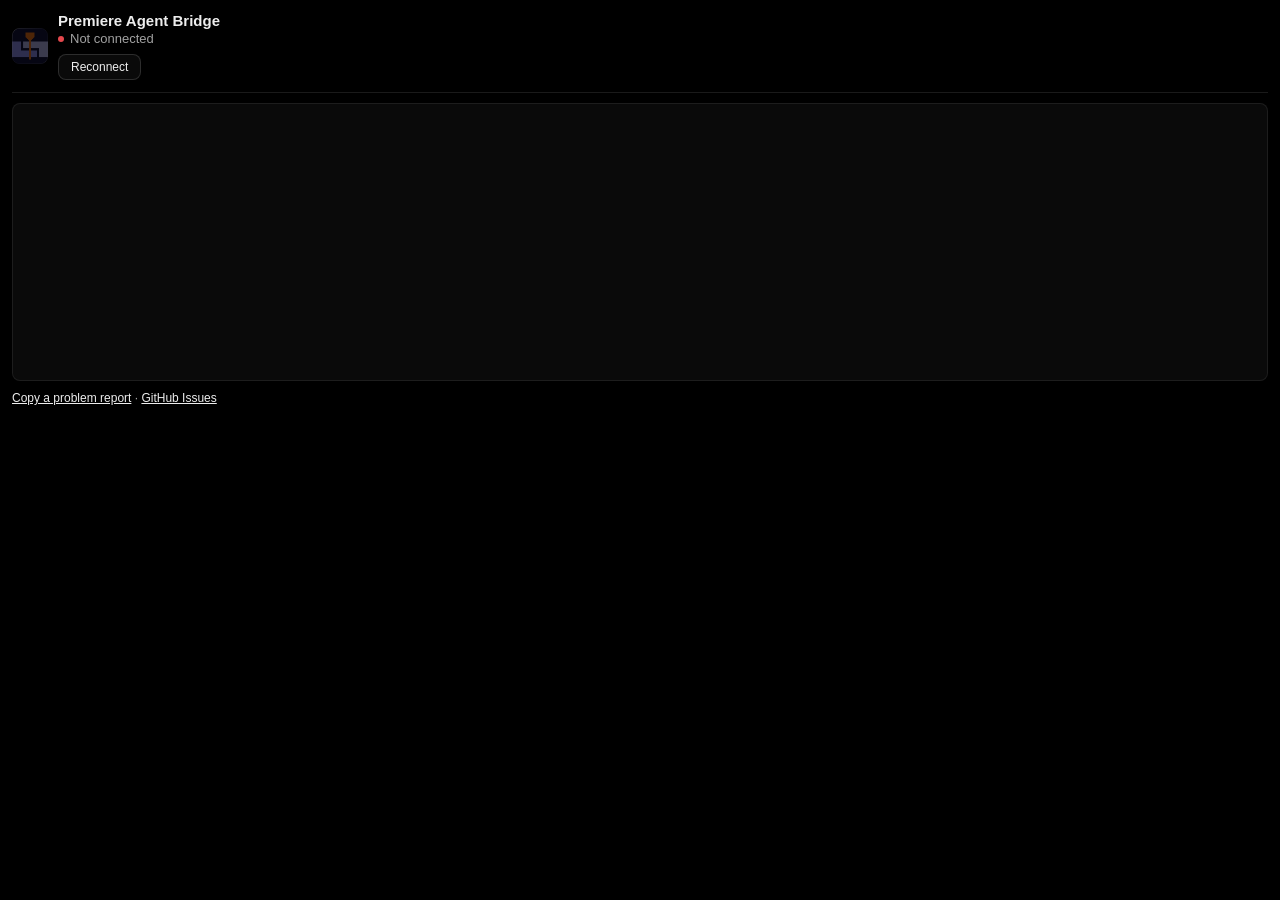
<file: plugin/index.html>
<!DOCTYPE html>
<html>
<head>
  <style>
    /* The website's look: pure black, hairline rules, white type, the icon's lavender for commands. */
    html { height: 100%; }
    body {
      height: 100%;
      box-sizing: border-box;
      overflow-y: auto; /* a short panel scrolls to the first-run steps and the log */
      margin: 0;
      padding: 12px;
      background: #000;
      color: #a1a1a1;
      font-family: "Segoe UI", "Microsoft YaHei UI", -apple-system, sans-serif;
      font-size: 13px;
    }
    /* UXP ignores flex gap: spacing is margins. */
    #brand {
      display: flex;
      align-items: center;
      padding-bottom: 12px;
      margin-bottom: 10px;
      border-bottom: 1px solid rgba(255, 255, 255, 0.1);
    }
    /* The icon is the running light: full colour while the broker is connected, faded otherwise. */
    #logo { width: 36px; height: 36px; flex: 0 0 auto; margin-right: 10px; opacity: 0.3; }
    #brand.connecting #logo { opacity: 0.6; }
    #brand.connected #logo { opacity: 1; }
    #titles { flex: 1 1 auto; }
    #title { color: #ededed; font-size: 15px; font-weight: 600; }
    #statusRow {
      display: flex;
      align-items: center;
      margin-top: 2px;
    }
    #dot {
      width: 6px;
      height: 6px;
      border-radius: 3px;
      background: #e5484d; /* red = disconnected */
      flex: 0 0 auto;
      margin-right: 6px;
    }
    #dot.connected { background: #3fb950; }
    #dot.connecting { background: #d29922; }
    #statusText { flex: 1 1 auto; }
    #buttons { display: flex; margin-top: 8px; } /* under the status, so a narrow panel keeps them in view */
    /* Buttons are divs: UXP draws a <button> in its own light style and ignores its background. */
    .btn {
      display: inline-block;
      margin-right: 6px;
      background: #0a0a0a;
      color: #ededed;
      border: 1px solid rgba(255, 255, 255, 0.14);
      border-radius: 8px;
      padding: 5px 12px;
      font-size: 12px;
      cursor: pointer;
    }
    .btn:hover { background: #1a1a1a; }
    #startBtn { display: none; background: #fff; color: #000; border-color: #fff; } /* main.js shows it while the panel has no broker */
    #startBtn:hover { background: #d9d9d9; }
    #hint { color: #ededed; font-size: 13px; line-height: 1.5; margin-bottom: 10px; }
    #hint:empty { display: none; }
    #guide { display: none; margin: -4px 0 12px 0; }
    .step { color: #ededed; font-size: 13px; line-height: 1.5; margin-top: 8px; }
    .note { color: #a1a1a1; font-size: 12px; line-height: 1.5; margin-top: 4px; }
    #prompt {
      display: block; /* inline, UXP leaves a tall gap above it */
      width: 100%;
      height: 120px; /* the sentence wraps to five or six lines in a narrow panel */
      margin: 4px 0 0 0;
      background: #0a0a0a;
      color: #ededed;
      border: 1px solid rgba(255, 255, 255, 0.14);
      border-radius: 8px;
      padding: 6px 8px;
      font-size: 12px;
    }
    #log {
      background: #0a0a0a;
      border: 1px solid rgba(255, 255, 255, 0.08);
      border-radius: 8px;
      padding: 8px;
      height: 260px;
      overflow-y: auto;
      font-family: Menlo, Consolas, monospace;
      font-size: 12px;
      line-height: 1.5;
      white-space: pre-wrap;
      word-break: break-all;
    }
    /* The update notice and the support links: quiet grey lines; their actions are underlined words, not buttons. */
    #update { display: none; color: #a1a1a1; font-size: 12px; line-height: 1.5; margin: -2px 0 10px 0; }
    #updateText { color: #ededed; }
    .link { color: #ededed; text-decoration: underline; cursor: pointer; }
    .link:hover { color: #fff; }
    .sep { color: #a1a1a1; }
    #support { color: #a1a1a1; font-size: 12px; line-height: 1.5; margin-top: 8px; }
    #reportBox { display: none; margin-top: 8px; }
    #reportText {
      display: block;
      width: 100%;
      height: 180px;
      margin: 4px 0 0 0;
      background: #0a0a0a;
      color: #ededed;
      border: 1px solid rgba(255, 255, 255, 0.14);
      border-radius: 8px;
      padding: 6px 8px;
      font-family: Menlo, Consolas, monospace;
      font-size: 11px;
    }
    #reportButtons { display: flex; margin-top: 6px; }
    .ok  { color: #8fd19e; }
    .err { color: #ff8c82; }
    .cmd { color: #9999ff; }
  </style>
</head>
<body>
  <div id="brand">
    <img id="logo" src="icon.png" alt="">
    <div id="titles">
      <div id="title">Premiere Agent Bridge</div>
      <div id="statusRow">
        <div id="dot"></div>
        <div id="statusText">Not connected</div>
      </div>
      <div id="buttons">
        <div id="startBtn" class="btn" role="button" title="Open start_bridge.bat: the broker's console window">Start bridge</div>
        <div id="reconnectBtn" class="btn" role="button">Reconnect</div>
      </div>
    </div>
  </div>
  <div id="update" role="status">
    <!-- shown by main.js while the broker knows a newer release (lib/support.js notice) -->
    <span id="updateText"></span><span id="updateViewGroup"><span class="sep"> · </span><span id="updateView" class="link" role="button">View</span></span><span class="sep"> · </span><span id="updateSkip" class="link" role="button">Skip this version</span>
  </div>
  <div id="hint"></div>
  <div id="guide">
    <!-- the words come from main.js (UI), in Premiere's UI language -->
    <div id="step1" class="step"></div>
    <div id="note1" class="note"></div>
    <div id="step2" class="step"></div>
    <textarea id="prompt" readonly></textarea>
    <div id="note2" class="note"></div>
  </div>
  <div id="log"></div>
  <div id="support">
    <span id="reportBtn" class="link" role="button">Copy a problem report</span><span class="sep"> · </span><span id="issuesBtn" class="link" role="button">GitHub Issues</span>
  </div>
  <div id="reportBox">
    <div id="reportNote" class="note"></div>
    <textarea id="reportText" readonly></textarea>
    <div id="reportButtons">
      <div id="reportClose" class="btn" role="button">Close</div>
    </div>
    <div id="reportStatus" class="note"></div>
  </div>
  <script src="main.js"></script>
</body>
</html>
</file>
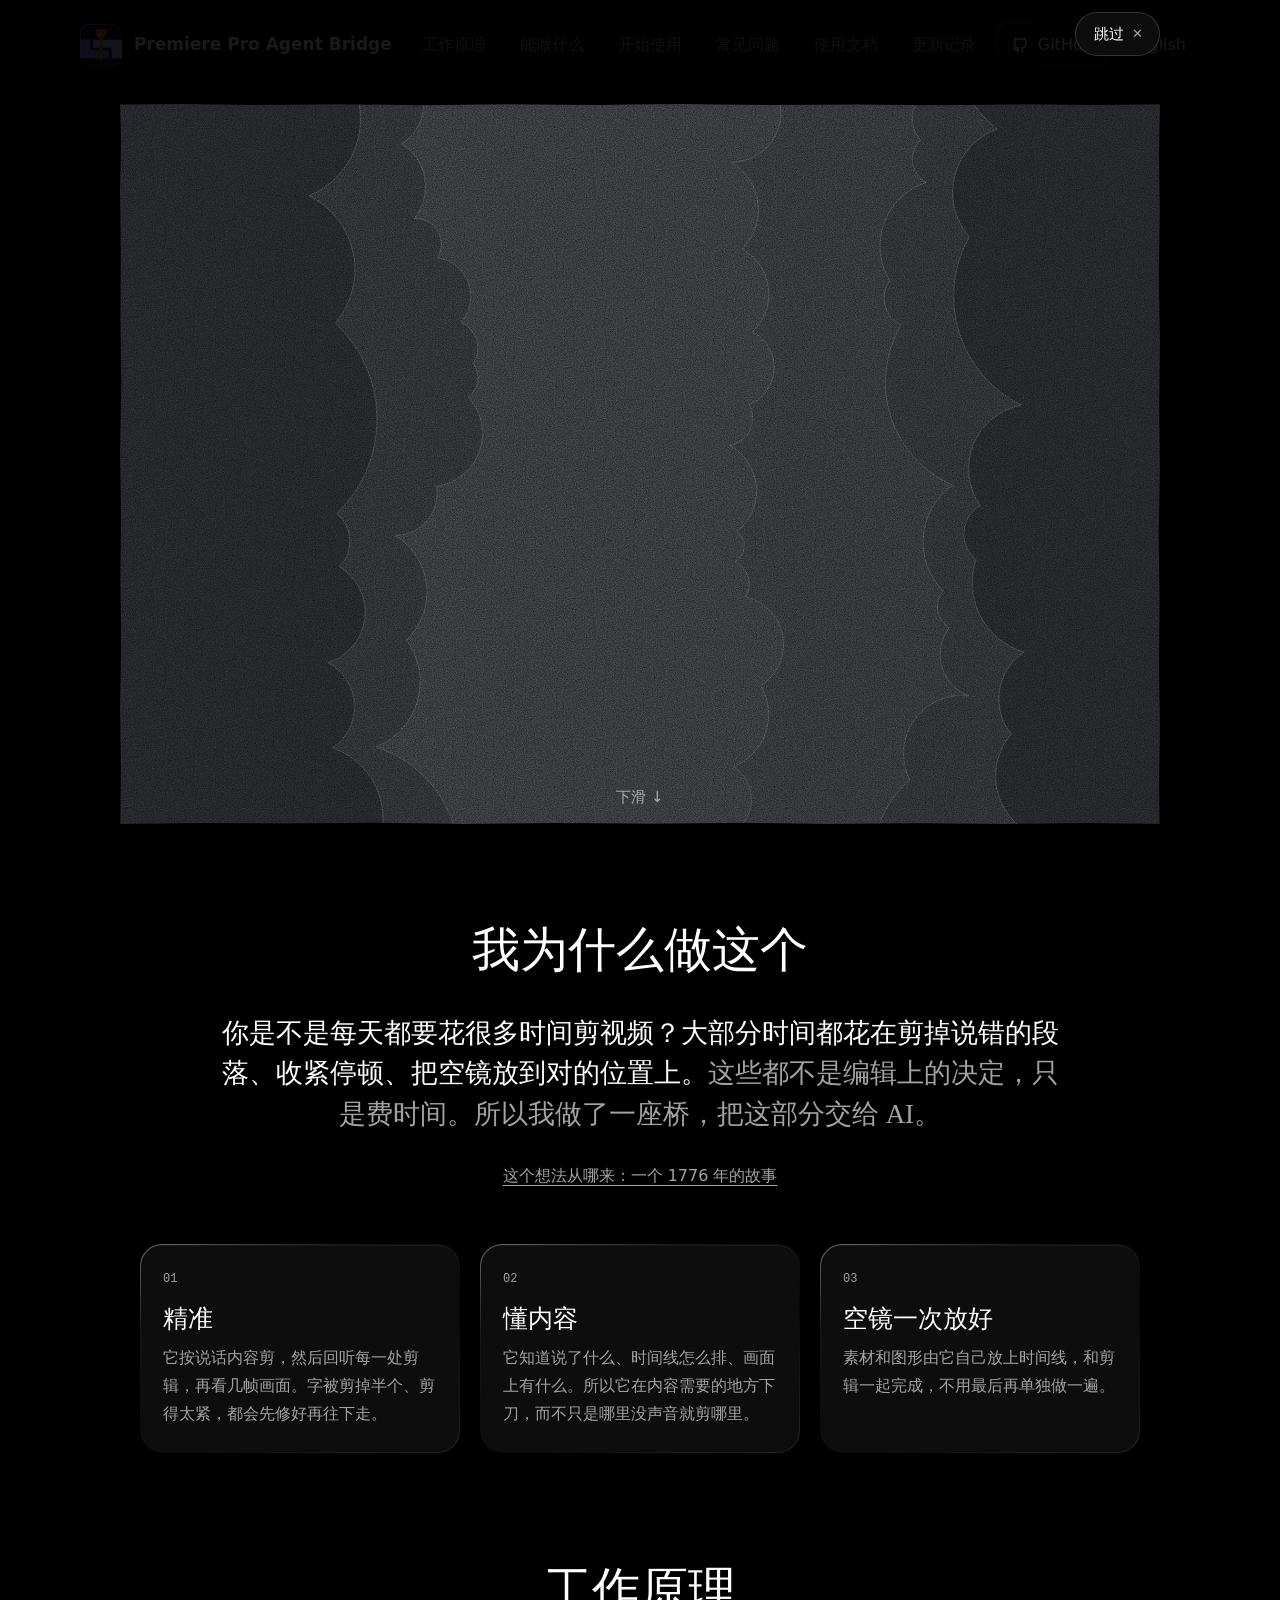
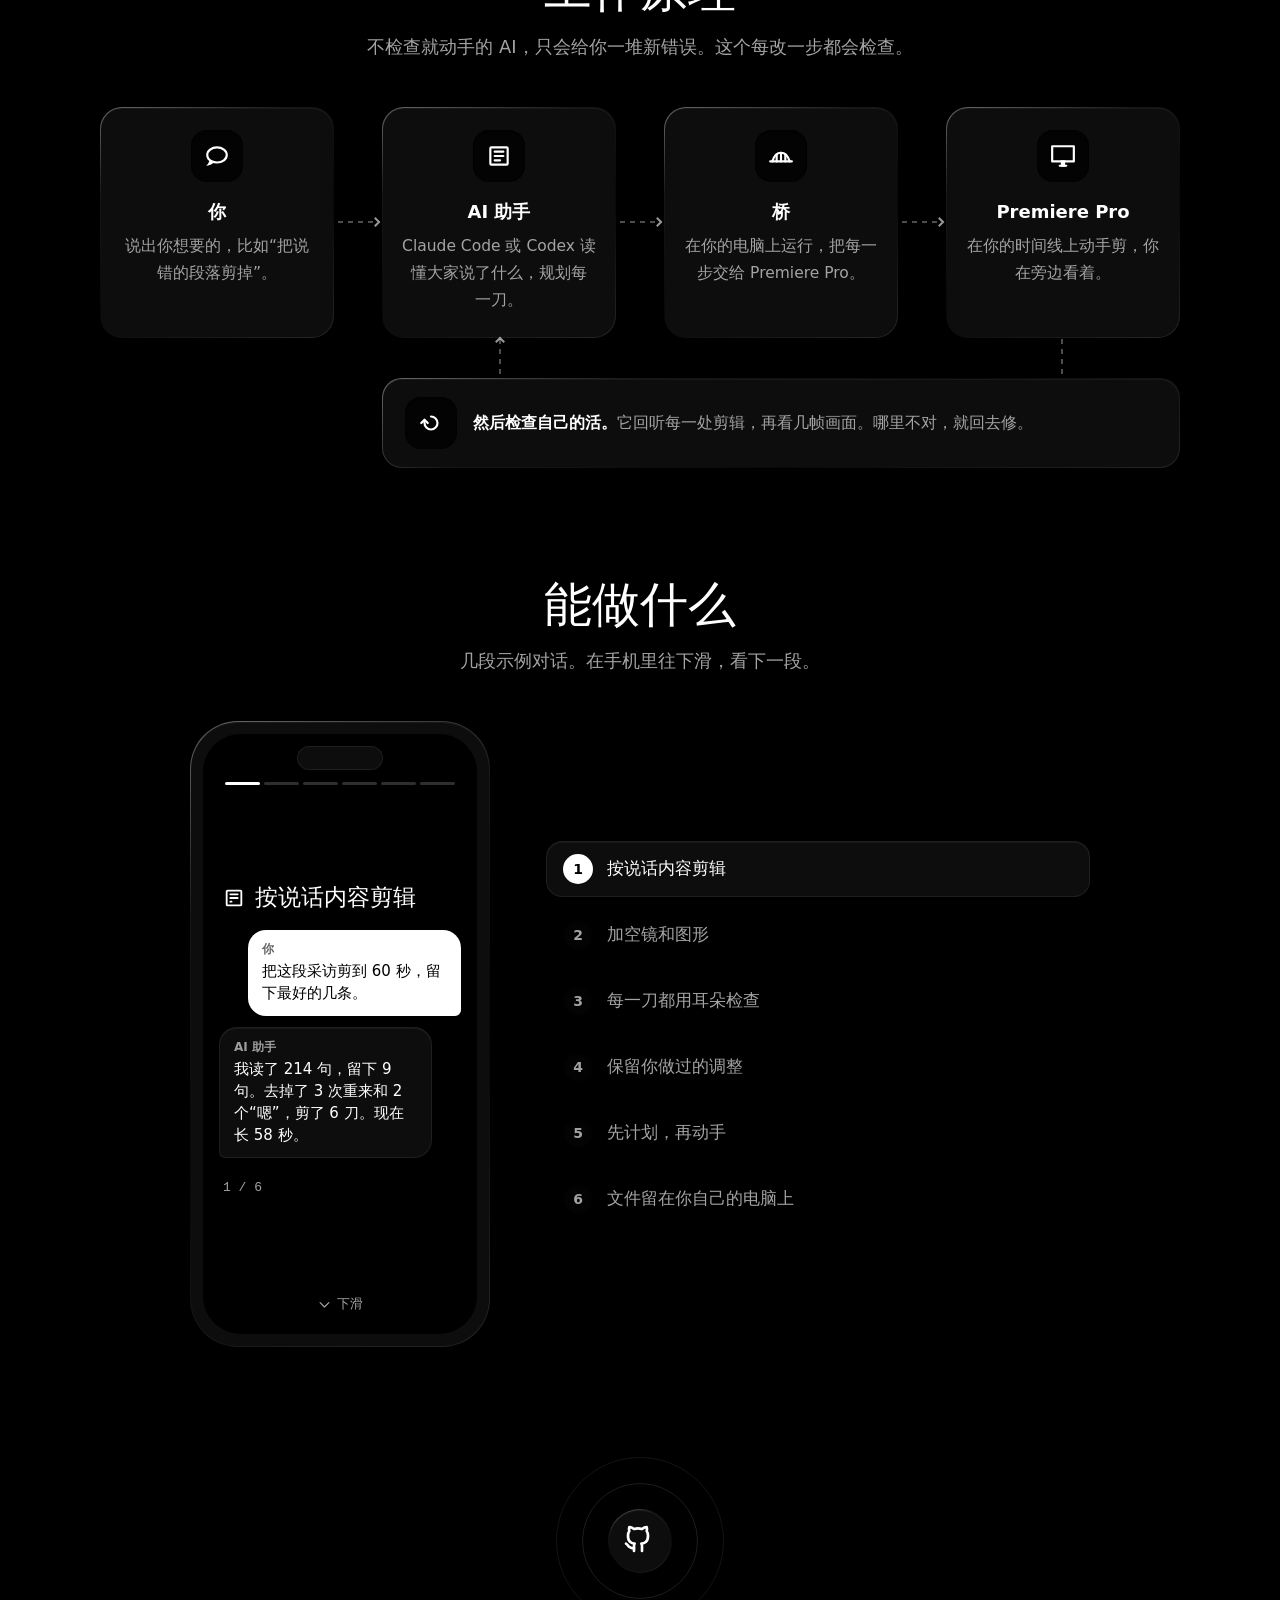
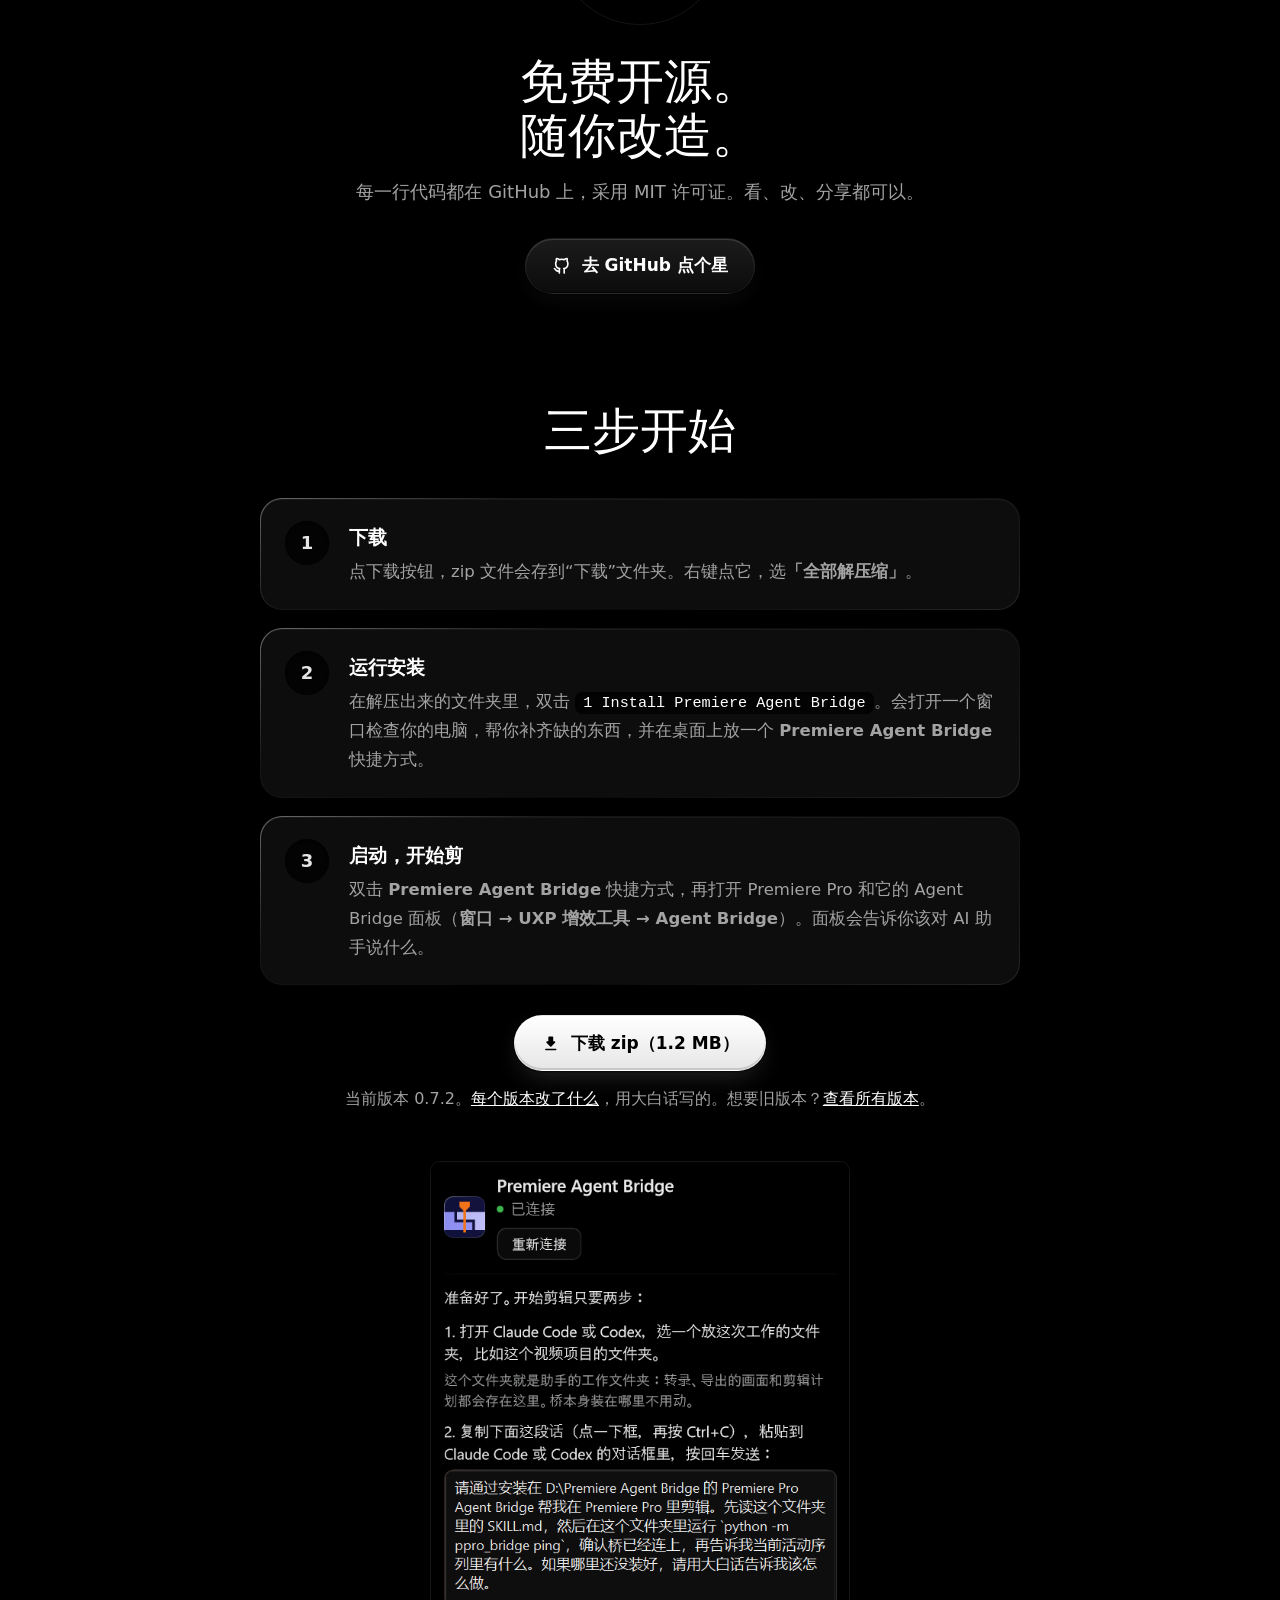
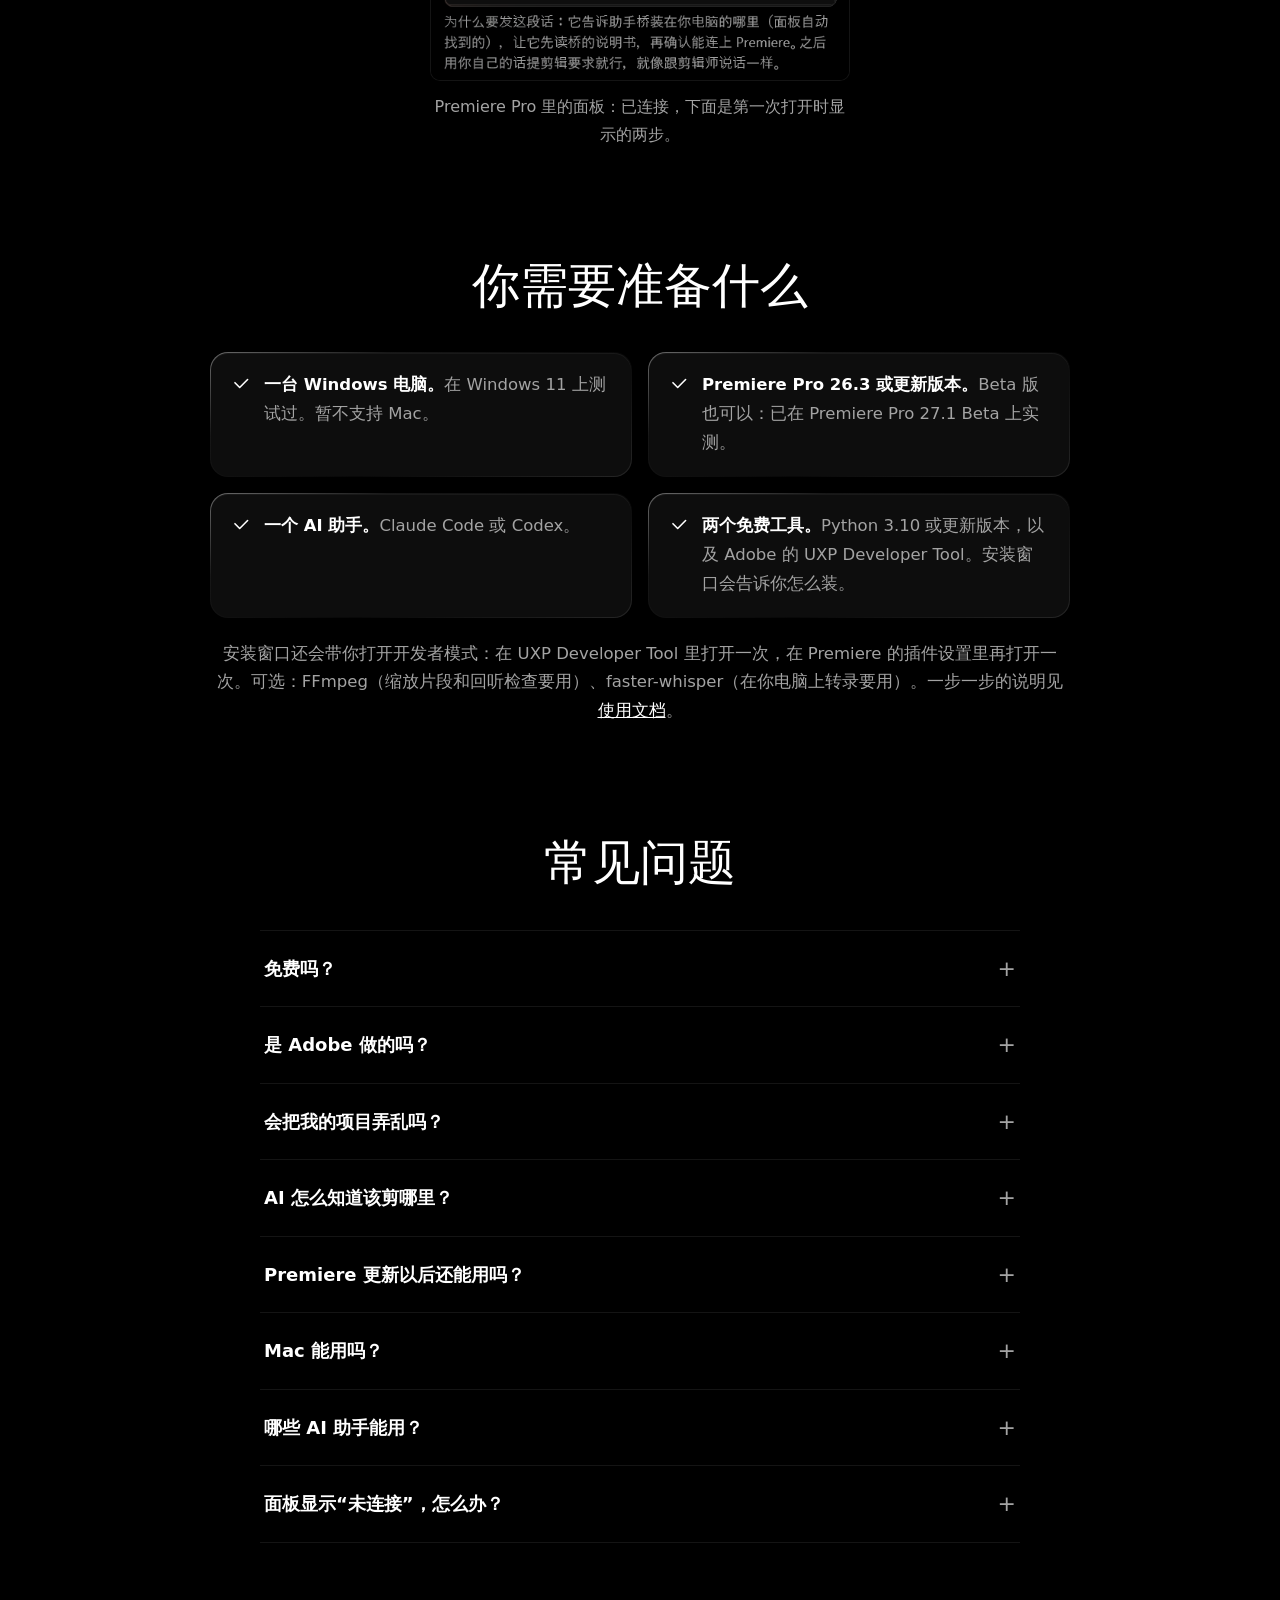
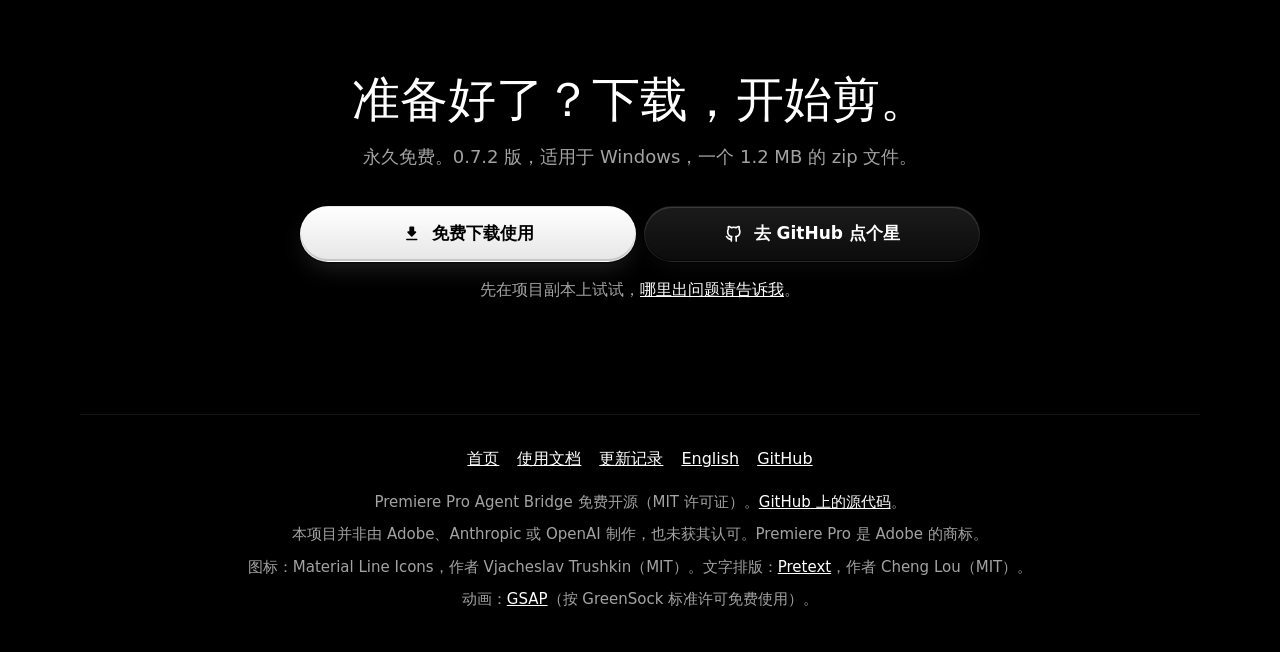
<file: docs/zh/index.html>
<!doctype html>
<html lang="zh-Hans">
<head>
<meta charset="utf-8">
<meta name="viewport" content="width=device-width, initial-scale=1">
<title>Premiere Pro Agent Bridge：让 AI 在 Premiere Pro 里帮你剪片</title>
<meta name="description" content="一个免费、开源的工具，让 Claude Code、Codex 这样的 AI 助手在 Adobe Premiere Pro 里帮你剪视频。它按说话内容剪辑、加空镜，并检查每一处剪辑。适用于 Windows。">
<link rel="canonical" href="https://zeussheen.github.io/ppro-agent-bridge/zh/">
<link rel="alternate" hreflang="en" href="https://zeussheen.github.io/ppro-agent-bridge/">
<link rel="alternate" hreflang="zh-Hans" href="https://zeussheen.github.io/ppro-agent-bridge/zh/">
<link rel="alternate" hreflang="x-default" href="https://zeussheen.github.io/ppro-agent-bridge/">
<meta name="color-scheme" content="dark">
<meta name="theme-color" content="#000000">
<meta name="google-site-verification" content="KbTk2aY6AsoDSUZLnQb9U4_D2hhTkhuV-vbnmOCa-sc" />
<meta property="og:type" content="website">
<meta property="og:title" content="Premiere Pro Agent Bridge：让 AI 在 Premiere Pro 里帮你剪片">
<meta property="og:description" content="免费开源。你告诉 AI 助手想要什么，它就在 Premiere Pro 里帮你剪。">
<meta property="og:url" content="https://zeussheen.github.io/ppro-agent-bridge/zh/">
<meta property="og:locale" content="zh_CN">
<meta property="og:image" content="https://zeussheen.github.io/ppro-agent-bridge/og-image.png?v=0.7.2">
<meta property="og:image:width" content="1200">
<meta property="og:image:height" content="630">
<meta name="twitter:card" content="summary_large_image">
<link rel="icon" type="image/svg+xml" href="data:image/svg+xml,%3Csvg xmlns='http://www.w3.org/2000/svg' viewBox='0 0 256 256' width='256' height='256'%3E%3Cdefs%3E%3ClinearGradient id='rim' x1='0' y1='0' x2='1' y2='1'%3E%3Cstop offset='0' stop-color='%23fff' stop-opacity='0.55'/%3E%3Cstop offset='0.5' stop-color='%23fff' stop-opacity='0.12'/%3E%3Cstop offset='1' stop-color='%23fff' stop-opacity='0.26'/%3E%3C/linearGradient%3E%3CclipPath id='tile'%3E%3Crect width='256' height='256' rx='56'/%3E%3C/clipPath%3E%3C/defs%3E%3Crect width='256' height='256' rx='56' fill='%2314143F'/%3E%3Cg clip-path='url(%23tile)'%3E%3Cpath d='M0 96L64 96L64 160L176 160L176 208L0 208Z' fill='%239999FF'/%3E%3Cpath d='M80 96L256 96L256 208L192 208L192 144L80 144Z' fill='%23C2C2FF'/%3E%3C/g%3E%3Cpath d='M96 32H160V64L136 88V224H120V88L96 64Z' fill='%23FF7A1A'/%3E%3Crect width='256' height='256' rx='56' fill='none' stroke='url(%23rim)' stroke-width='2'%0A        vector-effect='non-scaling-stroke' clip-path='url(%23tile)'/%3E%3C/svg%3E">
<link rel="icon" href="../favicon.ico" sizes="16x16 24x24 32x32 48x48 64x64 128x128 256x256">
<script>
/* The language switch is a plain link. With JavaScript it also remembers the choice, and a later visit to a page in
   the other language goes straight to this one (a ?lang= in the address skips that). */
(function () {
  var KEY = 'ppro-bridge.lang';
  try {
    var want = localStorage.getItem(KEY);
    if (want && want !== 'zh' && !/[?&]lang=/.test(location.search)) { location.replace('../' + location.hash); return; }
  } catch (e) {}
  document.addEventListener('click', function (e) {
    var a = e.target.closest && e.target.closest('a[data-lang]');
    if (a) { try { localStorage.setItem(KEY, a.getAttribute('data-lang')); } catch (err) {} }
  });
})();
</script>
<script type="application/ld+json">
{
  "@context": "https://schema.org",
  "@type": "SoftwareApplication",
  "name": "Premiere Pro Agent Bridge",
  "description": "一个免费、开源的工具，让 Claude Code、Codex 这样的 AI 助手在 Adobe Premiere Pro 里剪视频。",
  "inLanguage": "zh-Hans",
  "applicationCategory": "MultimediaApplication",
  "operatingSystem": "Windows",
  "softwareVersion": "0.7.2",
  "license": "https://opensource.org/licenses/MIT",
  "url": "https://zeussheen.github.io/ppro-agent-bridge/zh/",
  "downloadUrl": "https://github.com/ZeusSheen/ppro-agent-bridge/releases/download/v0.7.2/ppro-agent-bridge-v0.7.2.zip",
  "codeRepository": "https://github.com/ZeusSheen/ppro-agent-bridge",
  "offers": { "@type": "Offer", "price": "0", "priceCurrency": "USD" }
}
</script>
<style>
/* Shared by every page (build_page.py inlines it): the colours, type, top bar, footer and the Chinese type rules. */
:root {
  color-scheme: dark;
  --font: "Segoe UI Variable Text", "Segoe UI", system-ui, -apple-system, "Helvetica Neue", Arial, sans-serif;
  --serif: "Iowan Old Style", "Palatino Linotype", Palatino, "Book Antiqua", Georgia, serif;
  --mono: "Cascadia Mono", Consolas, ui-monospace, monospace;
  --ease: cubic-bezier(0.23, 1, 0.32, 1);
  --page: #000000;
  --el: #0d0d0d;
  --well: #030303;
  --sh-d: rgba(0, 0, 0, 0.95);
  --sh-l: rgba(255, 255, 255, 0.055);
  --hairline: rgba(255, 255, 255, 0.08);
  --edge: rgba(255, 255, 255, 0.07);
  --text: #ffffff;
  --muted: #a3a3a3;
  --accent: #ffffff;
  --accent-btn: #ffffff;
  --accent-hover: #e4e4e4;
  --accent-text: #e5e5e5;
  --ok: #ffffff;
  /* on pure black the light half of a soft shadow turns into a grey smear around every card, so surfaces
     get only a hairline of light along the top edge (raised) or a tight dark inner shadow (sunken) */
  --raise: inset 0 1px 0 rgba(255, 255, 255, 0.05);
  --raise-sm: inset 0 1px 0 rgba(255, 255, 255, 0.05);
  --inset: inset 0 1px 3px rgba(0, 0, 0, 0.9);
  --inset-sm: inset 0 1px 2px rgba(0, 0, 0, 0.9);
}
/* Chinese pages: a CJK stack after the Latin faces (Latin letters keep their look, Chinese falls through to a
   Chinese face), roomier lines, no tracking (tracking spreads Chinese characters apart), no slanted cite (Chinese
   titles carry 《》 instead), and punctuation kept off the start of a line. */
html:lang(zh) {
  --font: "Segoe UI Variable Text", "Segoe UI", "Microsoft YaHei UI", "Microsoft YaHei", "PingFang SC", "Hiragino Sans GB",
    "Noto Sans SC", "Source Han Sans SC", system-ui, sans-serif;
  --serif: "Iowan Old Style", "Palatino Linotype", Palatino, "Noto Serif SC", "Source Han Serif SC", "Songti SC", "STSong",
    "Microsoft YaHei UI", "Microsoft YaHei", serif;
}
html:lang(zh) body { line-height: 1.75; line-break: strict; }
html:lang(zh) body * { letter-spacing: 0 !important; }
html:lang(zh) cite, html:lang(zh) em, html:lang(zh) i { font-style: normal; }
html:lang(zh) :is(h1, h2, h3) { text-wrap: balance; }
html:lang(zh) p { text-wrap: pretty; }  /* no single character left alone on the last line */
*, *::before, *::after { box-sizing: border-box; }
html { background: var(--page); scroll-behavior: smooth; }
body {
  margin: 0; font-family: var(--font); font-size: 18px; line-height: 1.6;
  color: var(--text); background: var(--page); -webkit-font-smoothing: antialiased; overflow-x: hidden;
}
h1, h2, h3, p, ol, ul, figure { margin: 0; }
a { color: inherit; }
:focus { outline: none; }
:focus-visible { outline: 2px solid var(--accent-text); outline-offset: 3px; border-radius: 12px; }
.ic { display: inline-flex; width: 1.15em; height: 1.15em; flex: none; }
.ic svg { width: 100%; height: 100%; display: block; }
.nw { white-space: nowrap; }  /* a name that must not break across lines, e.g. Premiere Pro in a Chinese heading */
.sr { position: absolute; width: 1px; height: 1px; overflow: hidden; clip-path: inset(50%); white-space: nowrap; }

.wrap { position: relative; z-index: 1; width: min(1120px, calc(100% - 32px)); margin: 0 auto; }

/* top bar: the bridge on the left; the sections, GitHub and the language switch on the right */
.top { display: flex; align-items: center; justify-content: space-between; gap: 16px; padding: 22px 0; }
.brand { display: flex; align-items: center; gap: 12px; text-decoration: none; font-weight: 650; font-size: 17px; }
.mark { display: block; width: 42px; height: 42px; flex: none; }
.mark svg { display: block; width: 42px; height: 42px; }  /* the bridge icon: its own tile and glass rim */
.links { display: flex; gap: 6px; flex-wrap: wrap; justify-content: flex-end; align-items: center; }
.links a {
  text-decoration: none; color: var(--muted); font-size: 16px; padding: 8px 14px; border-radius: 12px;
  transition: color 160ms var(--ease);
}
.links a[aria-current="page"] { color: var(--text); }
.links a.gh { display: inline-flex; align-items: center; gap: 8px; color: var(--text); box-shadow: var(--raise-sm); }
/* the language switch: a plain link to the same page in the other language, a hairline round it */
.links a.lang { color: var(--text); border: 1px solid var(--hairline); padding: 7px 13px; }
/* glass rim: a thin edge of light, brightest at the top-left corner and fading round the sides */
.links a.gh {
  border: 1px solid transparent;
  background:
    linear-gradient(var(--el), var(--el)) padding-box,
    linear-gradient(155deg, rgba(255, 255, 255, 0.42), rgba(255, 255, 255, 0.09) 26%, rgba(255, 255, 255, 0.03) 60%, rgba(255, 255, 255, 0.15)) border-box;
}
@media (hover: hover) and (pointer: fine) {
  .links a:hover { color: var(--text); }
  .links a.lang:hover { border-color: rgba(255, 255, 255, 0.24); }
}

code {
  font-family: var(--mono); font-size: 0.92em; color: var(--text); padding: 2px 8px; border-radius: 8px;
  background: var(--well); box-shadow: var(--inset-sm); white-space: nowrap;
}

/* footer */
footer.site { margin: 110px 0 0; padding: 30px 0 40px; border-top: 1px solid var(--hairline); color: var(--muted); font-size: 15px; display: grid; gap: 6px; text-align: center; }
footer.site a { color: var(--text); }
footer.site .more { display: flex; flex-wrap: wrap; justify-content: center; gap: 4px 18px; margin-bottom: 10px; font-size: 16px; }

/* the bar keeps one line: the home page's section links give way first, then Get started, then Docs and What's new
   (the footer lists those on every page); GitHub and the language switch always stay */
.brand { flex: none; white-space: nowrap; }
@media (max-width: 1100px) { .links a.n1 { display: none; } }
@media (max-width: 900px) { .links a.n2 { display: none; } }
@media (max-width: 780px) { .links a.n3 { display: none; } }
@media (max-width: 640px) {
  body { font-size: 17px; }
  .top { padding: 16px 0; }
  .brand { font-size: 16px; }
}
@media (max-width: 420px) {
  .brand .name { display: none; }  /* the icon alone; the page title says the name */
}
@media (prefers-reduced-motion: reduce) {
  html { scroll-behavior: auto; }
}

/* buttons: four light layers - top light and bottom shade inside, a tight contact shadow and a faint glow outside */
.btn {
  display: inline-flex; align-items: center; justify-content: center; gap: 10px; min-height: 56px; padding: 10px 26px;
  border-radius: 28px; font-weight: 650; font-size: 17px; text-decoration: none; color: var(--text);
  border: 1px solid var(--edge); background-color: var(--el);
  background-image: linear-gradient(180deg, #1b1b1b, #0c0c0c);
  box-shadow: inset 0 1px 0 rgba(255, 255, 255, 0.14), inset 0 -1px 0 rgba(0, 0, 0, 0.7),
    0 1px 2px rgba(0, 0, 0, 0.9), 0 8px 22px -6px rgba(255, 255, 255, 0.06);
  transition: transform 160ms var(--ease), box-shadow 160ms var(--ease), border-color 160ms var(--ease);
}
.btn:active {
  transform: scale(0.97);
  box-shadow: inset 0 2px 5px rgba(0, 0, 0, 0.75), inset 0 -1px 0 rgba(255, 255, 255, 0.06), 0 0 0 rgba(0, 0, 0, 0);
}
.btn.primary {
  color: #000; border-color: transparent; background-color: var(--accent-btn);
  background-image: linear-gradient(180deg, #ffffff, #e6e6e6);
  box-shadow: inset 0 1px 0 #ffffff, inset 0 -2px 0 rgba(0, 0, 0, 0.14),
    0 1px 2px rgba(0, 0, 0, 0.8), 0 10px 26px -8px rgba(255, 255, 255, 0.18);
}
.btn.primary:active {
  background-image: linear-gradient(180deg, #e2e2e2, #f2f2f2);
  box-shadow: inset 0 2px 5px rgba(0, 0, 0, 0.22), 0 0 0 rgba(0, 0, 0, 0);
}
@media (hover: hover) and (pointer: fine) {
  .btn.primary:hover { background-image: linear-gradient(180deg, #ffffff, #dedede); }
  .btn:not(.primary):hover { border-color: rgba(255, 255, 255, 0.16); background-image: linear-gradient(180deg, #212121, #101010); }
}
/* a button group: the pressed button grows and its corners tighten */
.cta { display: flex; gap: 8px; justify-content: center; max-width: 680px; margin: 34px auto 0; }
.cta .btn {
  flex: 1; white-space: nowrap;
  transition: flex-grow 350ms var(--ease), border-radius 350ms var(--ease), box-shadow 160ms var(--ease), border-color 160ms var(--ease);
}
.cta .btn:active { flex-grow: 1.5; border-radius: 12px; transform: none; }

/* floating stars: a few spans drift up from a GitHub star button or link, each with its own x, tilt and duration */
.gh-star { position: relative; }
.float-note {
  position: absolute; left: 50%; top: 50%; margin: -0.5em 0 0 -0.5em; pointer-events: none;
  color: var(--text); font-size: var(--s, 16px); line-height: 1;
  animation: float var(--d, 1.2s) var(--ease) forwards;
}
@keyframes float {
  0% { opacity: 0; transform: translate(0, 0) rotate(0deg); }
  15% { opacity: 1; }
  100% { opacity: 0; transform: translate(var(--x), -150px) rotate(var(--r)); }
}

/* the living mark: the bridge in the middle of quiet rings, two small dots going round */
.orbit { position: relative; width: 168px; height: 168px; margin: 0 auto; }
.ring { position: absolute; border-radius: 50%; border: 1px solid rgba(255, 255, 255, 0.08); }
.ring.r1 { inset: 0; }
.ring.r2 { inset: 26px; border-color: rgba(255, 255, 255, 0.11); }
.spin { position: absolute; border-radius: 50%; animation: orbit 22s linear infinite; }
.spin.s1 { inset: 0; }
.spin.s2 { inset: 26px; animation-duration: 14s; animation-direction: reverse; }
.sat { position: absolute; top: -4px; left: 50%; width: 8px; height: 8px; margin-left: -4px; border-radius: 50%; background: #fff; }
.s2 .sat { top: -3px; width: 6px; height: 6px; margin-left: -3px; background: rgba(255, 255, 255, 0.55); }
.core {
  position: absolute; inset: 52px; display: grid; place-items: center; border-radius: 50%; color: #fff;
  background: var(--el); border: 1px solid var(--edge); box-shadow: var(--raise-sm);
}
.core svg { width: 32px; height: 32px; }
/* in the rings the icon is a disc: its square glass rim would show as flat caps at the top and bottom,
   so it is hidden and the same diagonal rim is drawn round the circle instead */
.core.brand-core { background: none; border: 0; box-shadow: none; overflow: hidden; }
.core.brand-core svg { width: 64px; height: 64px; }
.core.brand-core svg > rect:last-of-type { display: none; }
.core.brand-core::after {
  content: ""; position: absolute; inset: 0; border-radius: 50%; padding: 1px;
  background: linear-gradient(135deg, rgba(255, 255, 255, 0.55), rgba(255, 255, 255, 0.12) 50%, rgba(255, 255, 255, 0.26));
  -webkit-mask: linear-gradient(#000 0 0) content-box, linear-gradient(#000 0 0);
  -webkit-mask-composite: xor; mask-composite: exclude;
}
@keyframes orbit { to { transform: rotate(360deg); } }

/* hero: one serif sentence, one line, one button */
.hero { padding: 40px 0 8px; text-align: center; }
h1, h2 { font-family: var(--serif); font-weight: 400; }
h1 { font-size: clamp(40px, 6.4vw, 72px); line-height: 1.05; letter-spacing: -0.015em; max-width: 13em; margin: 28px auto 0; }
.lead { color: var(--muted); font-size: clamp(18px, 2.1vw, 21px); max-width: 30em; margin: 20px auto 0; }
.hero .btn { margin-top: 34px; }
.hero-meta { margin-top: 14px; font-size: 16px; color: var(--muted); }
/* what you need, in one line right under the download button; the last link goes to the full list */
.req { max-width: 60em; margin: 16px auto 0; font-size: 16px; line-height: 1.6; color: var(--accent-text); }
.req span, .req a { white-space: nowrap; }  /* each requirement stays in one piece when the line wraps */
.req a { color: var(--text); text-underline-offset: 3px; }
.star-link { text-decoration: none; color: var(--text); border-bottom: 1px solid rgba(255, 255, 255, 0.3); white-space: nowrap; }
.works-with { display: flex; flex-wrap: wrap; justify-content: center; align-items: center; gap: 8px; margin-top: 30px; }
.works-with .label { color: var(--muted); font-size: 16px; margin-right: 4px; }
.pill {
  padding: 6px 13px; border-radius: 999px; font-size: 16px; color: var(--accent-text);
  background: var(--well); border: 1px solid var(--edge); box-shadow: var(--inset-sm);
}

/* sections */
section { margin-top: 110px; }
h2 { font-size: clamp(32px, 4.4vw, 48px); line-height: 1.12; letter-spacing: -0.01em; text-align: center; }
.sub { text-align: center; color: var(--muted); margin: 14px auto 0; max-width: 34em; }

/* why: the maker's note and three reasons */
.why { text-align: center; }
.note { font-family: var(--serif); font-size: clamp(21px, 2.5vw, 27px); line-height: 1.5; max-width: 31em; margin: 36px auto 0; }
.note .m { color: var(--muted); }
.reasons { display: grid; grid-template-columns: repeat(3, 1fr); gap: 20px; max-width: 1000px; margin: 48px auto 0; text-align: left; }
.reason { padding: 24px 22px; border-radius: 22px; background: var(--el); border: 1px solid var(--edge); box-shadow: var(--raise); }
.reason .k { display: block; margin-bottom: 14px; font-family: var(--mono); font-size: 12px; letter-spacing: 0.08em; color: var(--muted); }
.reason h3 { font-family: var(--serif); font-weight: 400; font-size: 25px; line-height: 1.2; }
.reason p { color: var(--muted); font-size: 16px; margin-top: 10px; }
/* hover to read, like the button group: with a mouse, the card (or step) under the pointer grows, its corners tighten
   and its words get bigger, so the one you are reading is easier to read; the others make room. Every word glides to
   its new line (laid out ahead by Pretext) instead of jumping there, and each group keeps the room its biggest state
   needs, so nothing below it moves. The script adds .morph to a group only on wide screens with a mouse and motion
   allowed; without it everything stays as laid out here. */
.morph { --grow: 1.6; --zoom: 1.2; }
.morph.still, .morph.still * { transition: none !important; }
.flow { position: relative; transition: height 350ms var(--ease); }
.flow .w { position: absolute; left: 0; top: 0; white-space: pre; user-select: none; transform-origin: 0 0; transition: transform 350ms var(--ease); }
.reasons.morph { display: flex; }
.reasons.morph .reason { flex: 1 1 0; min-width: 0; transition: flex-grow 350ms var(--ease), border-radius 350ms var(--ease); }
.reasons.morph .reason.grown { flex-grow: var(--grow); border-radius: 12px; }
.reasons.morph .k { transition: color 350ms var(--ease); }
.reasons.morph .grown .k { color: var(--text); }

/* how it works: four steps in a row and a loop back underneath (the AI checks its own work).
   A white dot runs along each arrow in turn, then the check box lights up: one 7 s cycle. */
.loop { display: grid; grid-template-columns: 1fr 48px 1fr 48px 1fr 48px 1fr; align-items: center; row-gap: 40px; max-width: 1080px; margin: 44px auto 0; }
.node {
  align-self: stretch; padding: 22px 16px; text-align: center; border-radius: 22px;
  background: var(--el); border: 1px solid var(--edge); box-shadow: var(--raise);
}
.node .ic-well, .back .ic-well {
  flex: none; display: grid; place-items: center; width: 52px; height: 52px; border-radius: 16px; margin: 0 auto 14px;
  background: var(--well); box-shadow: var(--inset-sm); color: #fff;
}
.node .ic-well .ic, .back .ic-well .ic { width: 26px; height: 26px; }
.node h3 { font-size: 18px; }
.node p { color: var(--muted); font-size: 15.5px; margin-top: 6px; }
.link { position: relative; height: 2px; margin: 0 4px; background: repeating-linear-gradient(90deg, rgba(255, 255, 255, 0.3) 0 5px, transparent 5px 10px); }
.link::after, .vup::after {
  content: ""; position: absolute; width: 7px; height: 7px;
  border-top: 2px solid rgba(255, 255, 255, 0.6); border-right: 2px solid rgba(255, 255, 255, 0.6);
}
.link::after { right: -1px; top: 50%; transform: translateY(-50%) rotate(45deg); }
.track { position: absolute; inset: 0; opacity: 0; }
.dot { position: absolute; right: 0; top: 50%; width: 8px; height: 8px; margin-top: -4px; border-radius: 50%; background: #fff; box-shadow: 0 0 0 4px rgba(255, 255, 255, 0.1); }
.l1 .track { animation: g1 7s linear infinite; }
.l2 .track { animation: g2 7s linear infinite; }
.l3 .track { animation: g3 7s linear infinite; }
@keyframes g1 { 0% { transform: translateX(-100%); opacity: 0; } 1% { opacity: 1; } 12% { transform: translateX(0); opacity: 1; } 13%, 100% { transform: translateX(0); opacity: 0; } }
@keyframes g2 { 0%, 15% { transform: translateX(-100%); opacity: 0; } 16% { opacity: 1; } 27% { transform: translateX(0); opacity: 1; } 28%, 100% { transform: translateX(0); opacity: 0; } }
@keyframes g3 { 0%, 30% { transform: translateX(-100%); opacity: 0; } 31% { opacity: 1; } 42% { transform: translateX(0); opacity: 1; } 43%, 100% { transform: translateX(0); opacity: 0; } }
.back {
  grid-column: 3 / 8; position: relative; display: flex; align-items: center; gap: 16px; padding: 18px 22px; border-radius: 20px;
  background: var(--el); border: 1px solid var(--edge); box-shadow: var(--raise-sm); animation: checking 7s ease-in-out infinite;
}
.back .ic-well { margin: 0; }
.back .ic-well .ic { animation: turn 7s var(--ease) infinite; }
.back p { color: var(--muted); font-size: 16px; }
.back b { color: var(--text); }
/* the loop's two legs: down from Premiere Pro, up into the AI helper (their centres: half a step's width in) */
.vlink { position: absolute; top: -40px; width: 2px; height: 40px; background: repeating-linear-gradient(180deg, rgba(255, 255, 255, 0.3) 0 5px, transparent 5px 10px); }
.vdown { right: calc((100% - 96px) / 6 - 1px); }
.vup { left: calc((100% - 96px) / 6 - 1px); }
.vup::after { top: -1px; left: 50%; transform: translateX(-50%) rotate(-45deg); }
.vlink .dot { top: auto; right: auto; left: 50%; margin: 0 0 0 -4px; }
.vdown .dot { bottom: 0; }
.vup .dot { top: 0; }
.vdown .track { animation: gdown 7s linear infinite; }
.vup .track { animation: gup 7s linear infinite; }
@keyframes gdown { 0%, 45% { transform: translateY(-100%); opacity: 0; } 46% { opacity: 1; } 52% { transform: translateY(0); opacity: 1; } 53%, 100% { transform: translateY(0); opacity: 0; } }
@keyframes gup { 0%, 70% { transform: translateY(100%); opacity: 0; } 71% { opacity: 1; } 78% { transform: translateY(0); opacity: 1; } 79%, 100% { transform: translateY(0); opacity: 0; } }
@keyframes checking {
  0%, 52% { box-shadow: var(--raise-sm), 0 0 0 1px rgba(255, 255, 255, 0); }
  56%, 66% { box-shadow: var(--raise-sm), 0 0 0 1px rgba(255, 255, 255, 0.45); }
  70%, 100% { box-shadow: var(--raise-sm), 0 0 0 1px rgba(255, 255, 255, 0); }
}
@keyframes turn { 0%, 53% { transform: rotate(0deg); } 68%, 100% { transform: rotate(-360deg); } }
/* stacked on narrow screens: the same timing, down instead of across */
@keyframes v1 { 0% { transform: translateY(-100%); opacity: 0; } 1% { opacity: 1; } 12% { transform: translateY(0); opacity: 1; } 13%, 100% { transform: translateY(0); opacity: 0; } }
@keyframes v2 { 0%, 15% { transform: translateY(-100%); opacity: 0; } 16% { opacity: 1; } 27% { transform: translateY(0); opacity: 1; } 28%, 100% { transform: translateY(0); opacity: 0; } }
@keyframes v3 { 0%, 30% { transform: translateY(-100%); opacity: 0; } 31% { opacity: 1; } 42% { transform: translateY(0); opacity: 1; } 43%, 100% { transform: translateY(0); opacity: 0; } }
/* hover to read (see .morph): the open step's column grows; the loop's two legs stay under their steps' centres */
@property --g1 { syntax: "<number>"; inherits: true; initial-value: 1; }
@property --g2 { syntax: "<number>"; inherits: true; initial-value: 1; }
@property --g3 { syntax: "<number>"; inherits: true; initial-value: 1; }
@property --g4 { syntax: "<number>"; inherits: true; initial-value: 1; }
.loop.morph {
  --sum: calc(var(--g1) + var(--g2) + var(--g3) + var(--g4));
  grid-template-columns:
    calc((100% - 144px) * var(--g1) / var(--sum)) 48px calc((100% - 144px) * var(--g2) / var(--sum)) 48px
    calc((100% - 144px) * var(--g3) / var(--sum)) 48px calc((100% - 144px) * var(--g4) / var(--sum));
  transition: --g1 350ms var(--ease), --g2 350ms var(--ease), --g3 350ms var(--ease), --g4 350ms var(--ease);
}
.loop.morph[data-open="0"] { --g1: var(--grow); }
.loop.morph[data-open="1"] { --g2: var(--grow); }
.loop.morph[data-open="2"] { --g3: var(--grow); }
.loop.morph[data-open="3"] { --g4: var(--grow); }
.loop.morph .vdown { right: calc((100% - 96px) * var(--g4) / (var(--g2) + var(--g3) + var(--g4)) / 2 - 1px); }
.loop.morph .vup { left: calc((100% - 96px) * var(--g2) / (var(--g2) + var(--g3) + var(--g4)) / 2 - 1px); }
.loop.morph .node, .loop.morph .back { transition: border-radius 350ms var(--ease); }
.loop.morph .grown { border-radius: 12px; }
.loop.morph .back p { flex: 1 1 0; min-width: 0; }

/* what it can do: a phone with a snap-scrolling feed of example chats, one feature per screen, like scrolling Shorts */
.feed-wrap { display: grid; grid-template-columns: auto 1fr; gap: 56px; align-items: center; max-width: 900px; margin: 44px auto 0; }
.phone { width: 300px; padding: 12px; border-radius: 48px; background: var(--el); box-shadow: var(--raise); border: 1px solid var(--edge); }
.phone-screen { position: relative; height: 600px; border-radius: 38px; overflow: hidden; background: #000; box-shadow: var(--inset); }
.phone-screen::before {
  content: ""; position: absolute; z-index: 2; top: 12px; left: 50%; width: 86px; height: 24px; margin-left: -43px;
  border-radius: 12px; background: #0d0d0d; border: 1px solid var(--edge);
}
.bars { position: absolute; z-index: 2; top: 48px; left: 22px; right: 22px; display: flex; gap: 4px; pointer-events: none; }
.bars i { flex: 1; height: 3px; border-radius: 2px; background: rgba(255, 255, 255, 0.18); transition: background-color 200ms var(--ease); }
.bars i.on { background: #fff; }
.feed { height: 100%; overflow-y: auto; scroll-snap-type: y mandatory; scrollbar-width: none; border-radius: 38px; }
.feed::-webkit-scrollbar { display: none; }
.feed:focus-visible { outline: 2px solid #fff; outline-offset: -6px; }
.short {
  height: 100%; scroll-snap-align: start; scroll-snap-stop: always;
  display: flex; flex-direction: column; justify-content: center; gap: 18px; padding: 72px 16px 56px;
}
.short-title { display: flex; align-items: center; gap: 10px; padding: 0 4px; font-family: var(--serif); font-weight: 400; font-size: 23px; line-height: 1.2; }
.short-title .ic { width: 22px; height: 22px; }
.chat { position: relative; display: grid; gap: 12px; }
.msg { max-width: 88%; padding: 11px 14px; border-radius: 18px; font-size: 15px; line-height: 1.45; }
.msg .who { display: block; margin-bottom: 3px; font-size: 12px; font-weight: 650; opacity: 0.6; }
.msg.me { justify-self: end; color: #000; background: #fff; border-bottom-right-radius: 6px; }
.msg.ai { justify-self: start; color: var(--text); background: var(--el); border: 1px solid var(--edge); border-bottom-left-radius: 6px; box-shadow: var(--raise-sm); }
.typing {
  position: absolute; left: 0; bottom: 0; display: none; gap: 5px; padding: 15px 16px; pointer-events: none;
  border-radius: 18px; border-bottom-left-radius: 6px; background: var(--el); border: 1px solid var(--edge);
}
.typing i { width: 6px; height: 6px; border-radius: 50%; background: var(--muted); animation: blink 1s ease-in-out infinite; }
.typing i:nth-child(2) { animation-delay: 150ms; }
.typing i:nth-child(3) { animation-delay: 300ms; }
@keyframes blink { 0%, 80%, 100% { opacity: 0.25; } 40% { opacity: 1; } }
/* when a short comes up: your message, then "typing", then the reply */
.short.play .msg.me { animation: pop 300ms var(--ease) both; }
.short.play .typing { display: flex; animation: typing-life 1200ms linear both; }
.short.play .msg.ai { animation: pop 300ms var(--ease) 1150ms both; }
@keyframes pop { from { opacity: 0; transform: translateY(8px) scale(0.98); } to { opacity: 1; transform: none; } }
@keyframes typing-life { 0%, 28% { opacity: 0; } 34%, 92% { opacity: 1; } 100% { opacity: 0; } }
.short-n { padding: 0 4px; font-family: var(--mono); font-size: 13px; color: var(--muted); }
.swipe {
  position: absolute; z-index: 2; left: 0; right: 0; bottom: 18px; display: flex; justify-content: center; align-items: center; gap: 6px;
  font-size: 13px; color: var(--muted); pointer-events: none; transition: opacity 200ms var(--ease);
}
.swipe.gone { opacity: 0; }
.feed-index { list-style: none; padding: 0; display: grid; gap: 10px; }
.feed-index button {
  width: 100%; display: flex; align-items: center; gap: 14px; padding: 12px 16px; text-align: left; cursor: pointer;
  font: inherit; font-size: 17px; color: var(--muted); background: transparent; border: 1px solid transparent; border-radius: 16px;
  transition: color 160ms var(--ease), background-color 160ms var(--ease), box-shadow 160ms var(--ease), transform 160ms var(--ease);
}
.feed-index button:active { transform: scale(0.97); }
.feed-index .n {
  flex: none; display: grid; place-items: center; width: 30px; height: 30px; border-radius: 50%; font-size: 14px; font-weight: 700;
  background: var(--well); box-shadow: var(--inset-sm); color: var(--muted);
}
.feed-index button[aria-current="true"] { color: var(--text); background: var(--el); box-shadow: var(--raise-sm); border-color: var(--edge); }
.feed-index button[aria-current="true"] .n { color: #000; background: #fff; box-shadow: none; }

/* open source: the GitHub mark in still rings */
.open { text-align: center; }
.open .orbit { margin-bottom: 30px; }
.open .core .ic { width: 36px; height: 36px; }

/* get started */
.steps { list-style: none; padding: 0; display: grid; gap: 18px; margin: 40px auto 0; max-width: 760px; }
.steps li { display: flex; gap: 20px; align-items: flex-start; background: var(--el); border-radius: 22px; padding: 22px 24px; box-shadow: var(--raise); border: 1px solid var(--edge); }
.num {
  flex: none; display: grid; place-items: center; width: 44px; height: 44px; border-radius: 50%;
  background: var(--well); box-shadow: var(--inset-sm); color: var(--accent-text); font-weight: 700;
}
.steps h3 { font-size: 19px; }
.steps p { color: var(--muted); margin-top: 4px; font-size: 16.5px; }
/* hover to read (see .morph): the open step gets bigger words and a white number; the other steps get flatter to
   make room for it, so the list keeps its height */
.steps.morph { align-content: start; }
.steps.morph li { transition: border-radius 350ms var(--ease), padding 350ms var(--ease); }
.steps.morph li.grown { border-radius: 12px; }
.steps.morph li > div { flex: 1 1 0; min-width: 0; }
.steps.morph .num { transition: background-color 350ms var(--ease), color 350ms var(--ease), box-shadow 350ms var(--ease); }
.steps.morph .grown .num { background: #fff; color: #000; box-shadow: none; }
.after { text-align: center; margin-top: 30px; }
.after-note { text-align: center; margin-top: 14px; color: var(--muted); font-size: 16px; }
.after-note a { color: var(--text); }

/* what you need */
.need { --gap: 16px; list-style: none; padding: 0; display: grid; grid-template-columns: repeat(2, 1fr); gap: var(--gap); margin: 40px auto 0; max-width: 860px; }
.need li { display: flex; gap: 14px; align-items: flex-start; background: var(--el); border-radius: 18px; padding: 18px 20px; box-shadow: var(--raise-sm); border: 1px solid var(--edge); font-size: 16.5px; }
.need li .ic { color: var(--ok); margin-top: 3px; }
.need b { font-weight: 650; }
.need span.m { color: var(--muted); }
.need-more { max-width: 860px; margin: 22px auto 0; padding: 0 4px; color: var(--muted); font-size: 16.5px; text-align: center; }
.need-more a { color: var(--text); }
/* hover to read (see .morph), in both directions: the grid keeps its size and its middle lines move, so the open
   item's corner gets big, the item beside it tall and narrow, the one above or below it wide and flat, the far one
   small. The script sets where the lines go (--c1, --r1: the first column's and row's share) and the grid's height,
   and sizes every item's words to its cell */
@property --c1 { syntax: "<number>"; inherits: false; initial-value: 0.5; }
@property --r1 { syntax: "<number>"; inherits: false; initial-value: 0.5; }
.need.morph {
  grid-template-columns: calc((100% - var(--gap)) * var(--c1)) 1fr;
  grid-template-rows: calc((100% - var(--gap)) * var(--r1)) 1fr;
  transition: --c1 350ms var(--ease), --r1 350ms var(--ease);
}
.need.morph li { transition: border-radius 350ms var(--ease); }
.need.morph li > .ic { transform-origin: 100% 0; transition: transform 350ms var(--ease); }  /* sized with its words, keeping its gap to them */
.need.morph li.grown { border-radius: 10px; }
.need.morph li > span:not(.ic) { flex: 1 1 0; min-width: 0; }

/* questions */
.faq { max-width: 760px; margin: 40px auto 0; border-top: 1px solid var(--hairline); }
details { border-bottom: 1px solid var(--hairline); }
summary {
  list-style: none; cursor: pointer; padding: 22px 4px; font-weight: 600; display: flex; justify-content: space-between; gap: 16px; align-items: center;
}
summary:focus-visible { outline-offset: -2px; }
summary::-webkit-details-marker { display: none; }
summary .plus { color: var(--muted); transition: transform 200ms var(--ease); font-weight: 400; font-size: 22px; line-height: 1; }
details[open] summary .plus { transform: rotate(45deg); }
details p { padding: 0 4px 24px; max-width: 38em; color: var(--muted); font-size: 16.5px; }

/* glass rim: a thin edge of light, brightest at the top-left corner and fading round the sides, like the edge of a
   pane of glass - the fill stays black and nothing glows outside */
.reason, .node, .back, .steps li, .need li, .phone, .core:not(.brand-core) {
  border: 1px solid transparent;
  background:
    linear-gradient(var(--el), var(--el)) padding-box,
    linear-gradient(155deg, rgba(255, 255, 255, 0.42), rgba(255, 255, 255, 0.09) 26%, rgba(255, 255, 255, 0.03) 60%, rgba(255, 255, 255, 0.15)) border-box;
}

/* the panel as it looks in Premiere: a real screenshot, hairline frame, no glow */
.shot { max-width: 420px; margin: 48px auto 0; text-align: center; }
.shot img { display: block; width: 100%; height: auto; border-radius: 10px; border: 1px solid var(--hairline); background: #000; }
.shot figcaption { margin-top: 12px; color: var(--muted); font-size: 16px; }
.shot-missing {
  display: grid; place-items: center; aspect-ratio: 300 / 420; padding: 24px; border-radius: 10px;
  border: 1px dashed rgba(255, 255, 255, 0.28); color: var(--muted); font-size: 16px; line-height: 1.5;
}
.shot-missing code { white-space: normal; overflow-wrap: anywhere; }

/* the story's small monospaced labels: Chinese has no monospaced face here and gets too small at 12-13 px */
html:lang(zh) .story .kicker, html:lang(zh) .story .quote footer, html:lang(zh) .story .story-hint {
  font-family: var(--font); font-size: 15px;
}

/* the last call: download once more before the footer */
.final { text-align: center; margin-top: 130px; }


@media (max-width: 860px) {
  .reasons { grid-template-columns: 1fr; max-width: 520px; }
  .feed-wrap { grid-template-columns: 1fr; justify-items: center; gap: 24px; }
  .feed-index { display: none; }
  .cta { flex-direction: column; max-width: 420px; }
  .cta .btn { flex: none; }
  .cta .btn:active { flex-grow: 0; }
  .loop { grid-template-columns: 1fr; row-gap: 0; max-width: 440px; }
  .link { width: 2px; height: 40px; margin: 4px auto; background: repeating-linear-gradient(180deg, rgba(255, 255, 255, 0.3) 0 5px, transparent 5px 10px); }
  .link::after { top: auto; right: auto; bottom: -1px; left: 50%; transform: translateX(-50%) rotate(135deg); }
  .link .dot { top: auto; right: auto; bottom: 0; left: 50%; margin: 0 0 0 -4px; }
  .l1 .track { animation-name: v1; }
  .l2 .track { animation-name: v2; }
  .l3 .track { animation-name: v3; }
  .back { grid-column: auto; margin-top: 44px; }
  .vdown { right: auto; left: calc(50% - 1px); }
  .vup { display: none; }
}
@media (max-width: 640px) {
  .hero { padding-top: 24px; }
  .orbit { width: 140px; height: 140px; }
  .ring.r2, .spin.s2 { inset: 22px; }
  .core { inset: 44px; }
  .hero .btn { width: 100%; max-width: 420px; padding: 10px 16px; font-size: 16px; }
  .cta .btn { padding: 10px 16px; font-size: 16px; white-space: normal; text-align: center; }
  .back { align-items: flex-start; padding: 16px 18px; }
  section { margin-top: 84px; }
  .need { grid-template-columns: 1fr; }
  .phone { width: min(300px, 86vw); }
  .phone-screen { height: min(600px, 74vh); }
  .steps li { padding: 18px; gap: 14px; }
}
@media (prefers-reduced-motion: reduce) {
  .btn, .cta .btn, summary .plus, .feed-index button, .bars i, .swipe { transition: none; }
  .float-note { display: none; }
  .track { display: none; }
  .back, .back .ic-well .ic, .spin, .typing i { animation: none; }
  .short.play .msg.me, .short.play .msg.ai { animation: none; }
  .short.play .typing { display: none; }
}
</style>
<link rel="stylesheet" href="../story/story.css">
</head>
<body>
<div class="wrap">
  <header class="top">
    <a class="brand" href="./">
      <span class="mark" aria-hidden="true"><svg aria-hidden="true" focusable="false" xmlns="http://www.w3.org/2000/svg" viewBox="0 0 256 256"><defs><linearGradient id="rim-53" x1="0" y1="0" x2="1" y2="1"><stop offset="0" stop-color="#fff" stop-opacity="0.55"/><stop offset="0.5" stop-color="#fff" stop-opacity="0.12"/><stop offset="1" stop-color="#fff" stop-opacity="0.26"/></linearGradient><clipPath id="tile-53"><rect width="256" height="256" rx="56"/></clipPath></defs><rect width="256" height="256" rx="56" fill="#14143F"/><g clip-path="url(#tile-53)"><path d="M0 96L64 96L64 160L176 160L176 208L0 208Z" fill="#9999FF"/><path d="M80 96L256 96L256 208L192 208L192 144L80 144Z" fill="#C2C2FF"/></g><path d="M96 32H160V64L136 88V224H120V88L96 64Z" fill="#FF7A1A"/><rect width="256" height="256" rx="56" fill="none" stroke="url(#rim-53)" stroke-width="2"
        vector-effect="non-scaling-stroke" clip-path="url(#tile-53)"/></svg></span>
      <span class="name">Premiere Pro Agent Bridge</span>
    </a>
    <nav class="links" aria-label="页面导航">
      <a class="n1" href="#how">工作原理</a>
      <a class="n1" href="#what">能做什么</a>
      <a class="n2" href="#start">开始使用</a>
      <a class="n1" href="#faq">常见问题</a>
      <a class="n3" href="docs.html">使用文档</a>
      <a class="n3" href="changelog.html">更新记录</a>
      <a class="gh" href="https://github.com/ZeusSheen/ppro-agent-bridge"><span class="ic" aria-hidden="true"><svg xmlns="http://www.w3.org/2000/svg" width="1em" height="1em" viewBox="0 0 24 24"><g fill="none" stroke="currentColor" stroke-linecap="round" stroke-linejoin="round" stroke-width="2"><path stroke-dasharray="32" d="M12 4c1.67 0 2.61 0.4 3 0.5c0.53 -0.43 1.94 -1.5 3.5 -1.5c0.34 1 0.29 2.22 0 3c0.75 1 1 2 1 3.5c0 2.19 -0.48 3.58 -1.5 4.5c-1.02 0.92 -2.11 1.37 -3.5 1.5c0.65 0.54 0.5 1.87 0.5 2.5c0 0.73 0 3 0 3M12 4c-1.67 0 -2.61 0.4 -3 0.5c-0.53 -0.43 -1.94 -1.5 -3.5 -1.5c-0.34 1 -0.29 2.22 0 3c-0.75 1 -1 2 -1 3.5c0 2.19 0.48 3.58 1.5 4.5c1.02 0.92 2.11 1.37 3.5 1.5c-0.65 0.54 -0.5 1.87 -0.5 2.5c0 0.73 0 3 0 3"><animate fill="freeze" attributeName="stroke-dashoffset" dur="0.6s" values="32;0"/></path><path stroke-dasharray="10" stroke-dashoffset="10" d="M9 19c-1.41 0 -2.84 -0.56 -3.69 -1.19c-0.84 -0.63 -1.09 -1.66 -2.31 -2.31"><animate fill="freeze" attributeName="stroke-dashoffset" begin="0.7s" dur="0.2s" to="0"/></path></g></svg></span>GitHub</a>
      <a class="lang" href="../" hreflang="en" lang="en" data-lang="en">English</a>
    </nav>
  </header>

  <main>
    <div class="hero">
      <div class="orbit" aria-hidden="true">
        <span class="ring r1"></span><span class="ring r2"></span>
        <span class="spin s1"><span class="sat"></span></span><span class="spin s2"><span class="sat"></span></span>
        <span class="core brand-core"><svg aria-hidden="true" focusable="false" xmlns="http://www.w3.org/2000/svg" viewBox="0 0 256 256"><defs><linearGradient id="rim-54" x1="0" y1="0" x2="1" y2="1"><stop offset="0" stop-color="#fff" stop-opacity="0.55"/><stop offset="0.5" stop-color="#fff" stop-opacity="0.12"/><stop offset="1" stop-color="#fff" stop-opacity="0.26"/></linearGradient><clipPath id="tile-54"><rect width="256" height="256" rx="56"/></clipPath></defs><rect width="256" height="256" rx="56" fill="#14143F"/><g clip-path="url(#tile-54)"><path d="M0 96L64 96L64 160L176 160L176 208L0 208Z" fill="#9999FF"/><path d="M80 96L256 96L256 208L192 208L192 144L80 144Z" fill="#C2C2FF"/></g><path d="M96 32H160V64L136 88V224H120V88L96 64Z" fill="#FF7A1A"/><rect width="256" height="256" rx="56" fill="none" stroke="url(#rim-54)" stroke-width="2"
        vector-effect="non-scaling-stroke" clip-path="url(#tile-54)"/></svg></span>
      </div>
      <h1>让 AI 在 <span class="nw">Premiere Pro</span> 里帮你剪片。</h1>
      <p class="lead">你告诉 AI 助手想要什么，它替你动手剪。拿主意的始终是你。</p>
      <a class="btn primary" href="https://github.com/ZeusSheen/ppro-agent-bridge/releases/download/v0.7.2/ppro-agent-bridge-v0.7.2.zip"><span class="ic" aria-hidden="true"><svg xmlns="http://www.w3.org/2000/svg" width="1em" height="1em" viewBox="0 0 24 24"><g stroke="currentColor" stroke-linecap="round" stroke-linejoin="round" stroke-width="2"><path fill="currentColor" fill-opacity="0" stroke-dasharray="20" d="M12 4h2v6h2.5l-4.5 4.5M12 4h-2v6h-2.5l4.5 4.5"><animate fill="freeze" attributeName="stroke-dashoffset" dur="0.5s" values="20;0"/><animate fill="freeze" attributeName="fill-opacity" begin="0.7s" dur="0.4s" to="1"/></path><path fill="none" stroke-dasharray="14" stroke-dashoffset="14" d="M6 19h12"><animate fill="freeze" attributeName="stroke-dashoffset" begin="0.5s" dur="0.2s" to="0"/></path></g></svg></span>免费下载使用</a>
      <p class="req"><span>Windows</span> · <span>Premiere Pro 26.3 或更新（已在 27.1 Beta 实测）</span> · <span>Python 3.10 或更新</span> · <span>Claude Code 或 Codex</span> · <span>UXP Developer Tool</span> · <a href="#need">详细要求</a></p>
      <p class="hero-meta">免费 · 开源 · Windows · 1.2 MB &nbsp;·&nbsp; <a class="star-link gh-star" href="https://github.com/ZeusSheen/ppro-agent-bridge" target="_blank" rel="noopener">&#9733; 去 GitHub 点个星</a></p>
      <div class="works-with" aria-label="搭配使用">
        <span class="label">搭配使用</span>
        <span class="pill">Claude Code</span><span class="pill">Codex</span><span class="pill">Premiere Pro 26.3+</span><span class="pill">Whisper</span>
      </div>
    </div>

    <section id="why" class="why" aria-labelledby="why-h">
      <h2 id="why-h">我为什么做这个</h2>
      <p class="note">你是不是每天都要花很多时间剪视频？大部分时间都花在剪掉说错的段落、收紧停顿、把空镜放到对的位置上。<span class="m">这些都不是编辑上的决定，只是费时间。所以我做了一座桥，把这部分交给 AI。</span></p>
      <p class="story-again"><button type="button" data-story-open>这个想法从哪来：一个 1776 年的故事</button></p>
      <div class="reasons">
        <div class="reason"><span class="k">01</span><h3>精准</h3><p>它按说话内容剪，然后回听每一处剪辑，再看几帧画面。字被剪掉半个、剪得太紧，都会先修好再往下走。</p></div>
        <div class="reason"><span class="k">02</span><h3>懂内容</h3><p>它知道说了什么、时间线怎么排、画面上有什么。所以它在内容需要的地方下刀，而不只是哪里没声音就剪哪里。</p></div>
        <div class="reason"><span class="k">03</span><h3>空镜一次放好</h3><p>素材和图形由它自己放上时间线，和剪辑一起完成，不用最后再单独做一遍。</p></div>
      </div>
    </section>

    <section id="how" aria-labelledby="how-h">
      <h2 id="how-h">工作原理</h2>
      <p class="sub">不检查就动手的 AI，只会给你一堆新错误。这个每改一步都会检查。</p>
      <div class="loop">
        <div class="node"><span class="ic-well"><span class="ic" aria-hidden="true"><svg xmlns="http://www.w3.org/2000/svg" width="1em" height="1em" viewBox="0 0 24 24"><path fill="none" stroke="currentColor" stroke-dasharray="54" stroke-linecap="round" stroke-linejoin="round" stroke-width="2" d="M7 16.82c-2.41 -1.25 -4 -3.39 -4 -5.82c0 -3.87 4.03 -7 9 -7c4.97 0 9 3.13 9 7c0 3.87 -4.03 7 -9 7c-1.85 0 -3.57 -0.43 -5 -1.18Z"><animate fill="freeze" attributeName="stroke-dashoffset" dur="0.6s" values="54;0"/></path><path fill="currentColor" d="M5 15.5c1 1 2.5 2 4 2.5c-2 2 -5 3 -7 3c2 -2 3 -3.5 3 -5.5Z" opacity="0"><set fill="freeze" attributeName="opacity" begin="0.7s" to="1"/><animate fill="freeze" attributeName="d" begin="0.7s" dur="0.2s" values="M5 15.5c1 1 2.5 2 4 2.5c-0.71 -0.24 -1.43 -0.59 -2.09 -1c-0.72 -0.45 -1.39 -0.98 -1.91 -1.5Z;M5 15.5c1 1 2.5 2 4 2.5c-2 2 -5 3 -7 3c2 -2 3 -3.5 3 -5.5Z"/></path></svg></span></span><h3>你</h3><p>说出你想要的，比如“把说错的段落剪掉”。</p></div>
        <span class="link l1" aria-hidden="true"><span class="track"><span class="dot"></span></span></span>
        <div class="node"><span class="ic-well"><span class="ic" aria-hidden="true"><svg xmlns="http://www.w3.org/2000/svg" width="1em" height="1em" viewBox="0 0 24 24"><g fill="none" stroke="currentColor" stroke-linecap="round" stroke-linejoin="round" stroke-width="2"><path stroke-dasharray="66" d="M20 5v14c0 0.55 -0.45 1 -1 1h-14c-0.55 0 -1 -0.45 -1 -1v-14c0 -0.55 0.45 -1 1 -1h14c0.55 0 1 0.45 1 1Z"><animate fill="freeze" attributeName="stroke-dashoffset" dur="0.6s" values="66;0"/></path><g stroke-dasharray="10" stroke-dashoffset="10"><path d="M8 8h8"><animate fill="freeze" attributeName="stroke-dashoffset" begin="0.7s" dur="0.2s" to="0"/></path><path d="M8 12h8"><animate fill="freeze" attributeName="stroke-dashoffset" begin="0.9s" dur="0.2s" to="0"/></path></g><path stroke-dasharray="8" stroke-dashoffset="8" d="M8 16h5"><animate fill="freeze" attributeName="stroke-dashoffset" begin="1.1s" dur="0.2s" to="0"/></path></g></svg></span></span><h3>AI 助手</h3><p>Claude Code 或 Codex 读懂大家说了什么，规划每一刀。</p></div>
        <span class="link l2" aria-hidden="true"><span class="track"><span class="dot"></span></span></span>
        <div class="node"><span class="ic-well"><span class="ic" aria-hidden="true"><svg viewBox="0 0 24 24" fill="none" stroke="currentColor" stroke-width="2" stroke-linecap="round" stroke-linejoin="round"><path d="M2 17h20"/><path d="M4 17c1.5-5 4.5-8 8-8s6.5 3 8 8"/><path d="M8 17v-6.3M12 17V9M16 17v-6.3"/></svg></span></span><h3>桥</h3><p>在你的电脑上运行，把每一步交给 Premiere Pro。</p></div>
        <span class="link l3" aria-hidden="true"><span class="track"><span class="dot"></span></span></span>
        <div class="node"><span class="ic-well"><span class="ic" aria-hidden="true"><svg xmlns="http://www.w3.org/2000/svg" width="1em" height="1em" viewBox="0 0 24 24"><path fill="none" stroke="currentColor" stroke-dasharray="70" stroke-linecap="round" stroke-linejoin="round" stroke-width="2" d="M12 17h-10v-14h20v14Z"><animate fill="freeze" attributeName="stroke-dashoffset" dur="0.6s" values="70;0"/></path><path fill="currentColor" d="M10 16h4v0h-4Z"><animate fill="freeze" attributeName="d" begin="0.6s" dur="0.2s" to="M10 16h4v6h-4Z"/></path><path fill="none" stroke="currentColor" stroke-dasharray="6" stroke-dashoffset="6" stroke-linecap="round" stroke-linejoin="round" stroke-width="2" d="M12 21h3M12 21h-3"><animate fill="freeze" attributeName="stroke-dashoffset" begin="0.8s" dur="0.4s" to="0"/></path></svg></span></span><h3>Premiere Pro</h3><p>在你的时间线上动手剪，你在旁边看着。</p></div>
        <div class="back">
          <span class="vlink vdown" aria-hidden="true"><span class="track"><span class="dot"></span></span></span>
          <span class="vlink vup" aria-hidden="true"><span class="track"><span class="dot"></span></span></span>
          <span class="ic-well"><span class="ic" aria-hidden="true"><svg xmlns="http://www.w3.org/2000/svg" width="1em" height="1em" viewBox="0 0 24 24"><g fill="none" stroke="currentColor" stroke-linecap="round" stroke-linejoin="round" stroke-width="2"><path stroke-dasharray="34" d="M12 6c3.31 0 6 2.69 6 6c0 3.31 -2.69 6 -6 6c-3.31 0 -6 -2.69 -6 -6v-2.5"><animate fill="freeze" attributeName="stroke-dashoffset" dur="0.4s" values="34;0"/></path><path stroke-dasharray="8" stroke-dashoffset="8" d="M6 9l-3 3M6 9l3 3"><animate fill="freeze" attributeName="stroke-dashoffset" begin="0.4s" dur="0.2s" to="0"/></path></g></svg></span></span>
          <p><b>然后检查自己的活。</b>它回听每一处剪辑，再看几帧画面。哪里不对，就回去修。</p>
        </div>
      </div>
    </section>

    <section id="what" aria-labelledby="what-h">
      <h2 id="what-h">能做什么</h2>
      <p class="sub">几段示例对话。在手机里往下滑，看下一段。</p>
      <div class="feed-wrap">
        <div class="phone">
          <div class="phone-screen">
            <div class="bars" aria-hidden="true"><i></i><i></i><i></i><i></i><i></i><i></i></div>
            <div class="feed" tabindex="0" role="region" aria-label="示例对话：往下滑看下一段">
              <article class="short" aria-label="第 1 段，共 6 段">
                <h3 class="short-title"><span class="ic" aria-hidden="true"><svg xmlns="http://www.w3.org/2000/svg" width="1em" height="1em" viewBox="0 0 24 24"><g fill="none" stroke="currentColor" stroke-linecap="round" stroke-linejoin="round" stroke-width="2"><path stroke-dasharray="66" d="M20 5v14c0 0.55 -0.45 1 -1 1h-14c-0.55 0 -1 -0.45 -1 -1v-14c0 -0.55 0.45 -1 1 -1h14c0.55 0 1 0.45 1 1Z"><animate fill="freeze" attributeName="stroke-dashoffset" dur="0.6s" values="66;0"/></path><g stroke-dasharray="10" stroke-dashoffset="10"><path d="M8 8h8"><animate fill="freeze" attributeName="stroke-dashoffset" begin="0.7s" dur="0.2s" to="0"/></path><path d="M8 12h8"><animate fill="freeze" attributeName="stroke-dashoffset" begin="0.9s" dur="0.2s" to="0"/></path></g><path stroke-dasharray="8" stroke-dashoffset="8" d="M8 16h5"><animate fill="freeze" attributeName="stroke-dashoffset" begin="1.1s" dur="0.2s" to="0"/></path></g></svg></span>按说话内容剪辑</h3>
                <div class="chat">
                  <p class="msg me"><span class="who">你</span>把这段采访剪到 60 秒，留下最好的几条。</p>
                  <p class="msg ai"><span class="who">AI 助手</span>我读了 214 句，留下 9 句。去掉了 3 次重来和 2 个“嗯”，剪了 6 刀。现在长 58 秒。</p>
                  <p class="typing" aria-hidden="true"><i></i><i></i><i></i></p>
                </div>
                <span class="short-n">1 / 6</span>
              </article>
              <article class="short" aria-label="第 2 段，共 6 段">
                <h3 class="short-title"><span class="ic" aria-hidden="true"><svg xmlns="http://www.w3.org/2000/svg" width="1em" height="1em" viewBox="0 0 24 24"><g fill="none" stroke="currentColor" stroke-linecap="round" stroke-linejoin="round"><path stroke-dasharray="66" stroke-width="2" d="M3 14v-9h18v14h-18v-5"><animate fill="freeze" attributeName="stroke-dashoffset" dur="0.6s" values="66;0"/></path><path stroke-dasharray="26" stroke-dashoffset="26" d="M3 16l4 -3l3 2l6 -5l5 4"><animate fill="freeze" attributeName="stroke-dashoffset" begin="0.6s" dur="0.4s" to="0"/></path></g><circle cx="7.5" cy="9.5" r="1.5" fill="currentColor" opacity="0"><animate fill="freeze" attributeName="opacity" begin="1s" dur="0.2s" to="1"/></circle></svg></span>加空镜和图形</h3>
                <div class="chat">
                  <p class="msg me"><span class="who">你</span>讲房租那段盖上城市空镜，0:42 放图表。</p>
                  <p class="msg ai"><span class="who">AI 助手</span>好了：4 个城市镜头和图表，都铺满画面。原来轨道上的内容一个都没被盖掉。</p>
                  <p class="typing" aria-hidden="true"><i></i><i></i><i></i></p>
                </div>
                <span class="short-n">2 / 6</span>
              </article>
              <article class="short" aria-label="第 3 段，共 6 段">
                <h3 class="short-title"><span class="ic" aria-hidden="true"><svg xmlns="http://www.w3.org/2000/svg" width="1em" height="1em" viewBox="0 0 24 24"><path fill="none" stroke="currentColor" stroke-dasharray="34" stroke-linecap="round" stroke-linejoin="round" stroke-width="2" d="M4 10h3.5l3.5 -3.5v10.5l-3.5 -3.5h-3.5Z"><animate fill="freeze" attributeName="stroke-dashoffset" dur="0.4s" values="34;0"/></path><g fill="currentColor"><path d="M14 12c0 0 0 0 0 0c0 0 0 0 0 0Z"><animate fill="freeze" attributeName="d" begin="0.4s" dur="0.2s" to="M14 16c1.5 -0.71 2.5 -2.24 2.5 -4c0 -1.77 -1 -3.26 -2.5 -4Z"/></path><path d="M14 12c0 0 0 0 0 0c0 0 0 0 0 0v0c0 0 0 0 0 0c0 0 0 0 0 0Z"><animate fill="freeze" attributeName="d" begin="0.4s" dur="0.4s" to="M14 3.23c4 0.91 7 4.49 7 8.77c0 4.28 -3 7.86 -7 8.77v-2.07c2.89 -0.86 5 -3.53 5 -6.7c0 -3.17 -2.11 -5.85 -5 -6.71Z"/></path></g></svg></span>每一刀都用耳朵检查</h3>
                <div class="chat">
                  <p class="msg me"><span class="who">你</span>这些剪辑点听起来对吗？</p>
                  <p class="msg ai"><span class="who">AI 助手</span>12 处我都听了。有一处把“因为”剪掉了一点，我给它多留了些空。其余 11 处都干净。</p>
                  <p class="typing" aria-hidden="true"><i></i><i></i><i></i></p>
                </div>
                <span class="short-n">3 / 6</span>
              </article>
              <article class="short" aria-label="第 4 段，共 6 段">
                <h3 class="short-title"><span class="ic" aria-hidden="true"><svg xmlns="http://www.w3.org/2000/svg" width="1em" height="1em" viewBox="0 0 24 24"><path fill="none" stroke="currentColor" stroke-dasharray="48" stroke-linecap="round" stroke-linejoin="round" stroke-width="2" d="M4.25 14c0.89 3.45 4.02 6 7.75 6c4.42 0 8 -3.58 8 -8c0 -4.42 -3.58 -8 -8 -8c-2.39 0 -4.53 1.05 -6 2.71l-2 2.29"><animate fill="freeze" attributeName="stroke-dashoffset" dur="0.6s" values="48;0"/></path><g fill="currentColor"><path stroke="currentColor" stroke-linecap="round" stroke-linejoin="round" d="M5.63 7.38l-2.13 -2.13l0 4.25l4.25 0Z" opacity="0"><set fill="freeze" attributeName="opacity" begin="0.6s" to="1"/><animate fill="freeze" attributeName="d" begin="0.6s" dur="0.2s" values="M4 9l0 0l0 0l0 0Z;M5.63 7.38l-2.13 -2.13l0 4.25l4.25 0Z"/></path><circle cx="12" cy="12"><animate fill="freeze" attributeName="r" begin="0.8s" dur="0.2s" to="2"/></circle></g></svg></span>保留你做过的调整</h3>
                <div class="chat">
                  <p class="msg me"><span class="who">你</span>把标题换成中文版。</p>
                  <p class="msg ai"><span class="who">AI 助手</span>换好了 11 个片段。你的淡入淡出、大小和效果都跟着过来了，每一个我都核对过。</p>
                  <p class="typing" aria-hidden="true"><i></i><i></i><i></i></p>
                </div>
                <span class="short-n">4 / 6</span>
              </article>
              <article class="short" aria-label="第 5 段，共 6 段">
                <h3 class="short-title"><span class="ic" aria-hidden="true"><svg xmlns="http://www.w3.org/2000/svg" width="1em" height="1em" viewBox="0 0 24 24"><g fill="none" stroke="currentColor" stroke-linecap="round" stroke-linejoin="round"><g stroke-dasharray="24"><path d="M11.5 5c0 -0.83 0.67 -1.5 1.5 -1.5h6c0.83 0 1.5 0.67 1.5 1.5c0 0.83 -0.67 1.5 -1.5 1.5h-6c-0.83 0 -1.5 -0.67 -1.5 -1.5Z"><animate fill="freeze" attributeName="stroke-dashoffset" dur="0.3s" values="24;0"/></path><path stroke-dashoffset="24" d="M11.5 12c0 -0.83 0.67 -1.5 1.5 -1.5h6c0.83 0 1.5 0.67 1.5 1.5c0 0.83 -0.67 1.5 -1.5 1.5h-6c-0.83 0 -1.5 -0.67 -1.5 -1.5Z"><animate fill="freeze" attributeName="stroke-dashoffset" begin="0.4s" dur="0.3s" to="0"/></path><path stroke-dashoffset="24" d="M11.5 19c0 -0.83 0.67 -1.5 1.5 -1.5h6c0.83 0 1.5 0.67 1.5 1.5c0 0.83 -0.67 1.5 -1.5 1.5h-6c-0.83 0 -1.5 -0.67 -1.5 -1.5Z"><animate fill="freeze" attributeName="stroke-dashoffset" begin="0.8s" dur="0.3s" to="0"/></path></g><g stroke-dasharray="12" stroke-dashoffset="12" stroke-width="2"><path d="M3 5l2 2l4 -4"><animate fill="freeze" attributeName="stroke-dashoffset" begin="0.2s" dur="0.2s" to="0"/></path><path d="M3 12l2 2l4 -4"><animate fill="freeze" attributeName="stroke-dashoffset" begin="0.6s" dur="0.2s" to="0"/></path><path d="M3 19l2 2l4 -4"><animate fill="freeze" attributeName="stroke-dashoffset" begin="1s" dur="0.2s" to="0"/></path></g></g></svg></span>先计划，再动手</h3>
                <div class="chat">
                  <p class="msg me"><span class="who">你</span>你打算改哪些地方？</p>
                  <p class="msg ai"><span class="who">AI 助手</span>剪 6 刀，移动 2 个片段，加 1 个标记。你说开始我就动手。每一步都能用 Ctrl+Z 撤销。</p>
                  <p class="typing" aria-hidden="true"><i></i><i></i><i></i></p>
                </div>
                <span class="short-n">5 / 6</span>
              </article>
              <article class="short" aria-label="第 6 段，共 6 段">
                <h3 class="short-title"><span class="ic" aria-hidden="true"><svg xmlns="http://www.w3.org/2000/svg" width="1em" height="1em" viewBox="0 0 24 24"><path fill="none" stroke="currentColor" stroke-dasharray="60" stroke-linecap="round" stroke-linejoin="round" stroke-width="2" d="M12 2l-8 3.5v6.5c0 3.5 3.5 8 8 10c4.5 -1 8 -6.5 8 -10v-6.5l-8 -3.5Z"><animate fill="freeze" attributeName="stroke-dashoffset" dur="0.6s" values="60;0"/></path></svg></span>文件留在你自己的电脑上</h3>
                <div class="chat">
                  <p class="msg me"><span class="who">你</span>我的视频会被上传吗？</p>
                  <p class="msg ai"><span class="who">AI 助手</span>不会。你的视频文件留在你的电脑上。我只看到大家说的话和几张静帧。</p>
                  <p class="typing" aria-hidden="true"><i></i><i></i><i></i></p>
                </div>
                <span class="short-n">6 / 6</span>
              </article>
            </div>
            <p class="swipe" aria-hidden="true"><span class="ic" aria-hidden="true"><svg xmlns="http://www.w3.org/2000/svg" width="1em" height="1em" viewBox="0 0 24 24"><path fill="none" stroke="currentColor" stroke-dasharray="12" stroke-linecap="round" stroke-linejoin="round" stroke-width="2" d="M12 16l-7 -7M12 16l7 -7"><animate fill="freeze" attributeName="stroke-dashoffset" dur="0.4s" values="12;0"/></path></svg></span>下滑</p>
          </div>
        </div>
        <ol class="feed-index" aria-label="跳到">
          <li><button type="button" data-i="0" aria-current="true"><span class="n">1</span>按说话内容剪辑</button></li>
          <li><button type="button" data-i="1" aria-current="false"><span class="n">2</span>加空镜和图形</button></li>
          <li><button type="button" data-i="2" aria-current="false"><span class="n">3</span>每一刀都用耳朵检查</button></li>
          <li><button type="button" data-i="3" aria-current="false"><span class="n">4</span>保留你做过的调整</button></li>
          <li><button type="button" data-i="4" aria-current="false"><span class="n">5</span>先计划，再动手</button></li>
          <li><button type="button" data-i="5" aria-current="false"><span class="n">6</span>文件留在你自己的电脑上</button></li>
        </ol>
      </div>
    </section>

    <section id="open" class="open" aria-labelledby="open-h">
      <div class="orbit" aria-hidden="true">
        <span class="ring r1"></span><span class="ring r2"></span>
        <span class="core"><span class="ic" aria-hidden="true"><svg xmlns="http://www.w3.org/2000/svg" width="1em" height="1em" viewBox="0 0 24 24"><g fill="none" stroke="currentColor" stroke-linecap="round" stroke-linejoin="round" stroke-width="2"><path stroke-dasharray="32" d="M12 4c1.67 0 2.61 0.4 3 0.5c0.53 -0.43 1.94 -1.5 3.5 -1.5c0.34 1 0.29 2.22 0 3c0.75 1 1 2 1 3.5c0 2.19 -0.48 3.58 -1.5 4.5c-1.02 0.92 -2.11 1.37 -3.5 1.5c0.65 0.54 0.5 1.87 0.5 2.5c0 0.73 0 3 0 3M12 4c-1.67 0 -2.61 0.4 -3 0.5c-0.53 -0.43 -1.94 -1.5 -3.5 -1.5c-0.34 1 -0.29 2.22 0 3c-0.75 1 -1 2 -1 3.5c0 2.19 0.48 3.58 1.5 4.5c1.02 0.92 2.11 1.37 3.5 1.5c-0.65 0.54 -0.5 1.87 -0.5 2.5c0 0.73 0 3 0 3"><animate fill="freeze" attributeName="stroke-dashoffset" dur="0.6s" values="32;0"/></path><path stroke-dasharray="10" stroke-dashoffset="10" d="M9 19c-1.41 0 -2.84 -0.56 -3.69 -1.19c-0.84 -0.63 -1.09 -1.66 -2.31 -2.31"><animate fill="freeze" attributeName="stroke-dashoffset" begin="0.7s" dur="0.2s" to="0"/></path></g></svg></span></span>
      </div>
      <h2 id="open-h">免费开源。<br>随你改造。</h2>
      <p class="sub">每一行代码都在 GitHub 上，采用 MIT 许可证。看、改、分享都可以。</p>
      <p class="after"><a class="btn gh-star" href="https://github.com/ZeusSheen/ppro-agent-bridge" target="_blank" rel="noopener"><span class="ic" aria-hidden="true"><svg xmlns="http://www.w3.org/2000/svg" width="1em" height="1em" viewBox="0 0 24 24"><g fill="none" stroke="currentColor" stroke-linecap="round" stroke-linejoin="round" stroke-width="2"><path stroke-dasharray="32" d="M12 4c1.67 0 2.61 0.4 3 0.5c0.53 -0.43 1.94 -1.5 3.5 -1.5c0.34 1 0.29 2.22 0 3c0.75 1 1 2 1 3.5c0 2.19 -0.48 3.58 -1.5 4.5c-1.02 0.92 -2.11 1.37 -3.5 1.5c0.65 0.54 0.5 1.87 0.5 2.5c0 0.73 0 3 0 3M12 4c-1.67 0 -2.61 0.4 -3 0.5c-0.53 -0.43 -1.94 -1.5 -3.5 -1.5c-0.34 1 -0.29 2.22 0 3c-0.75 1 -1 2 -1 3.5c0 2.19 0.48 3.58 1.5 4.5c1.02 0.92 2.11 1.37 3.5 1.5c-0.65 0.54 -0.5 1.87 -0.5 2.5c0 0.73 0 3 0 3"><animate fill="freeze" attributeName="stroke-dashoffset" dur="0.6s" values="32;0"/></path><path stroke-dasharray="10" stroke-dashoffset="10" d="M9 19c-1.41 0 -2.84 -0.56 -3.69 -1.19c-0.84 -0.63 -1.09 -1.66 -2.31 -2.31"><animate fill="freeze" attributeName="stroke-dashoffset" begin="0.7s" dur="0.2s" to="0"/></path></g></svg></span>去 GitHub 点个星</a></p>
    </section>

    <section id="start" aria-labelledby="start-h">
      <h2 id="start-h">三步开始</h2>
      <ol class="steps">
        <li><span class="num">1</span><div><h3>下载</h3><p>点下载按钮，zip 文件会存到“下载”文件夹。右键点它，选<b>「全部解压缩」</b>。</p></div></li>
        <li><span class="num">2</span><div><h3>运行安装</h3><p>在解压出来的文件夹里，双击 <code>1 Install Premiere Agent Bridge</code>。会打开一个窗口检查你的电脑，帮你补齐缺的东西，并在桌面上放一个 <b>Premiere Agent Bridge</b> 快捷方式。</p></div></li>
        <li><span class="num">3</span><div><h3>启动，开始剪</h3><p>双击 <b>Premiere Agent Bridge</b> 快捷方式，再打开 Premiere Pro 和它的 Agent Bridge 面板（<b>窗口 → UXP 增效工具 → Agent Bridge</b>）。面板会告诉你该对 AI 助手说什么。</p></div></li>
      </ol>
      <p class="after"><a class="btn primary" href="https://github.com/ZeusSheen/ppro-agent-bridge/releases/download/v0.7.2/ppro-agent-bridge-v0.7.2.zip"><span class="ic" aria-hidden="true"><svg xmlns="http://www.w3.org/2000/svg" width="1em" height="1em" viewBox="0 0 24 24"><g stroke="currentColor" stroke-linecap="round" stroke-linejoin="round" stroke-width="2"><path fill="currentColor" fill-opacity="0" stroke-dasharray="20" d="M12 4h2v6h2.5l-4.5 4.5M12 4h-2v6h-2.5l4.5 4.5"><animate fill="freeze" attributeName="stroke-dashoffset" dur="0.5s" values="20;0"/><animate fill="freeze" attributeName="fill-opacity" begin="0.7s" dur="0.4s" to="1"/></path><path fill="none" stroke-dasharray="14" stroke-dashoffset="14" d="M6 19h12"><animate fill="freeze" attributeName="stroke-dashoffset" begin="0.5s" dur="0.2s" to="0"/></path></g></svg></span>下载 zip（1.2 MB）</a></p>
      <p class="after-note">当前版本 0.7.2。<a href="changelog.html">每个版本改了什么</a>，用大白话写的。想要旧版本？<a href="https://github.com/ZeusSheen/ppro-agent-bridge/releases">查看所有版本</a>。</p>
      <figure class="shot">
        <img src="../img/panel-first-run-zh.png" width="548" height="678" alt="Premiere Pro 里的 Agent Bridge 面板，已连接：顶部是全彩的桥图标和“已连接”，下面是第一次使用的两步：在放这次工作的文件夹里打开 Claude Code 或 Codex；把框里写好的第一句话复制到它的对话框里。" loading="lazy" decoding="async">
        <figcaption>Premiere Pro 里的面板：已连接，下面是第一次打开时显示的两步。</figcaption>
      </figure>
    </section>

    <section id="need" aria-labelledby="need-h">
      <h2 id="need-h">你需要准备什么</h2>
      <ul class="need">
        <li><span class="ic" aria-hidden="true"><svg xmlns="http://www.w3.org/2000/svg" width="1em" height="1em" viewBox="0 0 24 24"><path fill="none" stroke="currentColor" stroke-dasharray="26" stroke-linecap="round" stroke-linejoin="round" stroke-width="2" d="M5 11l6 6l10 -10"><animate fill="freeze" attributeName="stroke-dashoffset" dur="0.6s" values="26;0"/></path></svg></span><span><b>一台 Windows 电脑。</b><span class="m">在 Windows 11 上测试过。暂不支持 Mac。</span></span></li>
        <li><span class="ic" aria-hidden="true"><svg xmlns="http://www.w3.org/2000/svg" width="1em" height="1em" viewBox="0 0 24 24"><path fill="none" stroke="currentColor" stroke-dasharray="26" stroke-linecap="round" stroke-linejoin="round" stroke-width="2" d="M5 11l6 6l10 -10"><animate fill="freeze" attributeName="stroke-dashoffset" dur="0.6s" values="26;0"/></path></svg></span><span><b>Premiere Pro 26.3 或更新版本。</b><span class="m">Beta 版也可以：已在 Premiere Pro 27.1 Beta 上实测。</span></span></li>
        <li><span class="ic" aria-hidden="true"><svg xmlns="http://www.w3.org/2000/svg" width="1em" height="1em" viewBox="0 0 24 24"><path fill="none" stroke="currentColor" stroke-dasharray="26" stroke-linecap="round" stroke-linejoin="round" stroke-width="2" d="M5 11l6 6l10 -10"><animate fill="freeze" attributeName="stroke-dashoffset" dur="0.6s" values="26;0"/></path></svg></span><span><b>一个 AI 助手。</b><span class="m">Claude Code 或 Codex。</span></span></li>
        <li><span class="ic" aria-hidden="true"><svg xmlns="http://www.w3.org/2000/svg" width="1em" height="1em" viewBox="0 0 24 24"><path fill="none" stroke="currentColor" stroke-dasharray="26" stroke-linecap="round" stroke-linejoin="round" stroke-width="2" d="M5 11l6 6l10 -10"><animate fill="freeze" attributeName="stroke-dashoffset" dur="0.6s" values="26;0"/></path></svg></span><span><b>两个免费工具。</b><span class="m">Python 3.10 或更新版本，以及 Adobe 的 UXP Developer Tool。安装窗口会告诉你怎么装。</span></span></li>
      </ul>
      <p class="need-more">安装窗口还会带你打开开发者模式：在 UXP Developer Tool 里打开一次，在 Premiere 的插件设置里再打开一次。可选：FFmpeg（缩放片段和回听检查要用）、faster-whisper（在你电脑上转录要用）。一步一步的说明见<a href="docs.html">使用文档</a>。</p>
    </section>

    <section id="faq" aria-labelledby="faq-h">
      <h2 id="faq-h">常见问题</h2>
      <div class="faq">
        <details><summary>免费吗？<span class="plus" aria-hidden="true">+</span></summary><p>免费。它是开源软件，采用 MIT 许可证。你可以用、可以改、可以分享。</p></details>
        <details><summary>是 Adobe 做的吗？<span class="plus" aria-hidden="true">+</span></summary><p>不是。这是一个独立项目。它用的是 Adobe 官方给 Premiere Pro 添加插件的方式。</p></details>
        <details><summary>会把我的项目弄乱吗？<span class="plus" aria-hidden="true">+</span></summary><p>它动手之前会先检查，每一处改动都能用 Ctrl+Z 撤销。不过还是建议先在项目副本上试。</p></details>
        <details><summary>AI 怎么知道该剪哪里？<span class="plus" aria-hidden="true">+</span></summary><p>它看三样东西：大家说了什么、你的时间线怎么排、剪出来实际听起来和看起来怎么样。它会回听音频，再看几张静帧。</p></details>
        <details><summary>Premiere 更新以后还能用吗？<span class="plus" aria-hidden="true">+</span></summary><p>它建立在 UXP 上，这是 Adobe 现在给 Premiere Pro 添加插件的方式，而不是 Adobe 打算淘汰的旧 CEP 系统。新版 Premiere 改了什么的时候，安装窗口和桥会告诉你。</p></details>
        <details><summary>Mac 能用吗？<span class="plus" aria-hidden="true">+</span></summary><p>暂时不行。现在只支持 Windows。</p></details>
        <details><summary>哪些 AI 助手能用？<span class="plus" aria-hidden="true">+</span></summary><p>Claude Code 和 Codex。其他能在你电脑上运行命令的 AI 助手也能用。</p></details>
        <details><summary>面板显示“未连接”，怎么办？<span class="plus" aria-hidden="true">+</span></summary><p>多数情况是桥的窗口关了：点面板上的<b>「启动桥」</b>，或者双击 <b>Premiere Agent Bridge</b> 快捷方式。还不行，就按<a href="docs.html#not-connected">使用文档里的排查步骤</a>一步一步查。</p></details>
      </div>
    </section>

    <section class="final" aria-labelledby="final-h">
      <h2 id="final-h">准备好了？下载，开始剪。</h2>
      <p class="sub">永久免费。0.7.2 版，适用于 Windows，一个 1.2 MB 的 zip 文件。</p>
      <div class="cta">
        <a class="btn primary" href="https://github.com/ZeusSheen/ppro-agent-bridge/releases/download/v0.7.2/ppro-agent-bridge-v0.7.2.zip"><span class="ic" aria-hidden="true"><svg xmlns="http://www.w3.org/2000/svg" width="1em" height="1em" viewBox="0 0 24 24"><g stroke="currentColor" stroke-linecap="round" stroke-linejoin="round" stroke-width="2"><path fill="currentColor" fill-opacity="0" stroke-dasharray="20" d="M12 4h2v6h2.5l-4.5 4.5M12 4h-2v6h-2.5l4.5 4.5"><animate fill="freeze" attributeName="stroke-dashoffset" dur="0.5s" values="20;0"/><animate fill="freeze" attributeName="fill-opacity" begin="0.7s" dur="0.4s" to="1"/></path><path fill="none" stroke-dasharray="14" stroke-dashoffset="14" d="M6 19h12"><animate fill="freeze" attributeName="stroke-dashoffset" begin="0.5s" dur="0.2s" to="0"/></path></g></svg></span>免费下载使用</a>
        <a class="btn gh-star" href="https://github.com/ZeusSheen/ppro-agent-bridge" target="_blank" rel="noopener"><span class="ic" aria-hidden="true"><svg xmlns="http://www.w3.org/2000/svg" width="1em" height="1em" viewBox="0 0 24 24"><g fill="none" stroke="currentColor" stroke-linecap="round" stroke-linejoin="round" stroke-width="2"><path stroke-dasharray="32" d="M12 4c1.67 0 2.61 0.4 3 0.5c0.53 -0.43 1.94 -1.5 3.5 -1.5c0.34 1 0.29 2.22 0 3c0.75 1 1 2 1 3.5c0 2.19 -0.48 3.58 -1.5 4.5c-1.02 0.92 -2.11 1.37 -3.5 1.5c0.65 0.54 0.5 1.87 0.5 2.5c0 0.73 0 3 0 3M12 4c-1.67 0 -2.61 0.4 -3 0.5c-0.53 -0.43 -1.94 -1.5 -3.5 -1.5c-0.34 1 -0.29 2.22 0 3c-0.75 1 -1 2 -1 3.5c0 2.19 0.48 3.58 1.5 4.5c1.02 0.92 2.11 1.37 3.5 1.5c-0.65 0.54 -0.5 1.87 -0.5 2.5c0 0.73 0 3 0 3"><animate fill="freeze" attributeName="stroke-dashoffset" dur="0.6s" values="32;0"/></path><path stroke-dasharray="10" stroke-dashoffset="10" d="M9 19c-1.41 0 -2.84 -0.56 -3.69 -1.19c-0.84 -0.63 -1.09 -1.66 -2.31 -2.31"><animate fill="freeze" attributeName="stroke-dashoffset" begin="0.7s" dur="0.2s" to="0"/></path></g></svg></span>去 GitHub 点个星</a>
      </div>
      <p class="after-note">先在项目副本上试试，<a href="https://github.com/ZeusSheen/ppro-agent-bridge/issues">哪里出问题请告诉我</a>。</p>
    </section>
  </main>

  <footer class="site">
    <nav class="more" aria-label="更多"><a href="./">首页</a> <a href="docs.html">使用文档</a> <a href="changelog.html">更新记录</a> <a href="../" hreflang="en" lang="en" data-lang="en">English</a> <a href="https://github.com/ZeusSheen/ppro-agent-bridge">GitHub</a></nav>
    <p>Premiere Pro Agent Bridge 免费开源（MIT 许可证）。<a href="https://github.com/ZeusSheen/ppro-agent-bridge">GitHub 上的源代码</a>。</p>
    <p>本项目并非由 Adobe、Anthropic 或 OpenAI 制作，也未获其认可。Premiere Pro 是 Adobe 的商标。</p>
    <p>图标：Material Line Icons，作者 Vjacheslav Trushkin（MIT）。文字排版：<a href="https://github.com/chenglou/pretext">Pretext</a>，作者 Cheng Lou（MIT）。</p>
    <p>动画：<a href="https://gsap.com">GSAP</a>（按 GreenSock 标准许可免费使用）。</p>
  </footer>
</div>

<!-- The 1776 story floats over the page on a first visit (story/overlay.js); Skip, Esc or a click outside the sheet
     closes it, it stays closed for that visitor, and the button under "Why I built this" opens it again. Scrolling
     inside it moves beat by beat (story/story.js); every caption is Adam Smith's own words (The Wealth of Nations,
     Book I, Chapter 1). Without JS it never opens; with reduced motion it is a plain article. -->
<div class="story-overlay" id="story-overlay" role="dialog" aria-modal="true" aria-labelledby="story-title" hidden>
  <div class="story-scroller">
    <section class="story" id="story">
      <h2 class="sr" id="story-title">一个 1776 年的故事</h2>
      <div class="story-track">
        <div class="story-stage">
          <div class="sheet">
            <div class="story-progress" aria-hidden="true"><i></i></div>
            <div class="stamp">
              <p class="year">1776</p>
              <p class="fact" data-fact="1">亚当·斯密出版《国富论》。</p>
              <p class="fact" data-fact="2">詹姆斯·瓦特的新式蒸汽机开始投入使用。</p>
            </div>
            <div class="scene">
              <div class="caps">
                <p class="kicker">亚当·斯密 · 《国富论》 · 1776（本站译文）</p>
                <div class="cap-stack">
                  <p class="cap" data-cap="2">“在最早的蒸汽机上，总要雇一个男孩守在旁边，随着活塞一升一降，交替打开、关上锅炉和汽缸之间的通道。”</p>
                  <p class="cap" data-cap="3">“其中有个男孩很想和伙伴们去玩。他发现，只要用一根绳子，把开这条通道的阀门把手系到机器的另一个部件上，……”</p>
                  <p class="cap" data-cap="4">“……阀门就会自己开、自己关，用不着他动手，他也就能空出身来，和玩伴们去玩了。”</p>
                </div>
              </div>
              <figure class="engine-figure" aria-hidden="true"></figure>
            </div>
            <blockquote class="quote">
              <p>“这台机器自发明以来最大的改进之一，就是这样由<span class="hl">一个想给自己省点力气的男孩</span>发现的。”</p>
              <footer>亚当·斯密，《国富论》第一篇第一章，1776 年（本站译文）</footer>
            </blockquote>
            <div class="end">
              <p class="end-line">所以，我也给自己做了一根“绳子”。</p>
              <p class="end-sub">它把剪辑里重复的活儿交给 AI：说错的段落、过长的停顿、把空镜放到对的位置。拿主意的还是你。</p>
              <div class="end-actions">
                <a class="btn primary" href="https://github.com/ZeusSheen/ppro-agent-bridge/releases/download/v0.7.2/ppro-agent-bridge-v0.7.2.zip"><span class="ic" aria-hidden="true"><svg xmlns="http://www.w3.org/2000/svg" width="1em" height="1em" viewBox="0 0 24 24"><g stroke="currentColor" stroke-linecap="round" stroke-linejoin="round" stroke-width="2"><path fill="currentColor" fill-opacity="0" stroke-dasharray="20" d="M12 4h2v6h2.5l-4.5 4.5M12 4h-2v6h-2.5l4.5 4.5"><animate fill="freeze" attributeName="stroke-dashoffset" dur="0.5s" values="20;0"/><animate fill="freeze" attributeName="fill-opacity" begin="0.7s" dur="0.4s" to="1"/></path><path fill="none" stroke-dasharray="14" stroke-dashoffset="14" d="M6 19h12"><animate fill="freeze" attributeName="stroke-dashoffset" begin="0.5s" dur="0.2s" to="0"/></path></g></svg></span>免费下载使用</a>
                <button type="button" class="btn" data-story-close>继续看网页</button>
              </div>
            </div>
            <p class="story-hint" aria-hidden="true">下滑</p>
          </div>
        </div>
      </div>
    </section>
  </div>
  <button type="button" class="story-skip" data-story-close aria-label="跳过这个故事">跳过 <span aria-hidden="true">&#x2715;</span></button>
</div>

<script>
/* The icons draw themselves in. Replay the How-it-works ones once, when they scroll into view;
   with reduced motion, show the finished drawing instead. */
(function () {
  var reduce = window.matchMedia && matchMedia('(prefers-reduced-motion: reduce)').matches;
  if (reduce) {
    document.querySelectorAll('.ic svg').forEach(function (s) { try { s.pauseAnimations(); s.setCurrentTime(5); } catch (e) {} });
    return;
  }
  if (!('IntersectionObserver' in window)) return;
  var seen = new IntersectionObserver(function (entries) {
    entries.forEach(function (e) {
      if (!e.isIntersecting) return;
      try { e.target.setCurrentTime(0); } catch (err) {}
      seen.unobserve(e.target);
    });
  }, { threshold: 0.6 });
  document.querySelectorAll('.node .ic svg, .open .core svg').forEach(function (s) { seen.observe(s); });
})();

/* Floating stars: each click on a GitHub star button or link sends a few up (GitHub opens in a new tab, so they stay seen). */
(function () {
  if (window.matchMedia && matchMedia('(prefers-reduced-motion: reduce)').matches) return;
  function rand(min, max) { return min + Math.random() * (max - min); }
  document.querySelectorAll('.gh-star').forEach(function (button) {
    button.addEventListener('click', function () {
      for (var i = 0; i < 7; i++) {
        var note = document.createElement('span');
        note.className = 'float-note';
        note.textContent = '★';
        note.setAttribute('aria-hidden', 'true');
        note.style.setProperty('--x', rand(-70, 70).toFixed(0) + 'px');
        note.style.setProperty('--r', rand(-45, 45).toFixed(0) + 'deg');
        note.style.setProperty('--d', rand(0.9, 1.6).toFixed(2) + 's');
        note.style.setProperty('--s', rand(12, 22).toFixed(0) + 'px');
        note.style.animationDelay = (i * 45) + 'ms';
        note.addEventListener('animationend', function () { this.remove(); });
        button.appendChild(note);
      }
    });
  });
})();

/* The phone feed: one short per screen (scroll snap does the snapping); the bars, the list and the chat follow it.
   A short's chat plays (your message, typing, the reply) when it comes up and the phone is on screen. */
(function () {
  var feed = document.querySelector('.feed');
  if (!feed) return;
  var shorts = feed.querySelectorAll('.short');
  var bars = document.querySelectorAll('.bars i');
  var items = document.querySelectorAll('.feed-index button');
  var swipe = document.querySelector('.swipe');
  var reduce = window.matchMedia && matchMedia('(prefers-reduced-motion: reduce)').matches;
  var current = -1, ticking = false, visible = false;
  function play(i) {
    if (reduce || !visible || !shorts[i]) return;
    shorts.forEach(function (s) { s.classList.remove('play'); });
    void shorts[i].offsetWidth;  // restart the animations
    shorts[i].classList.add('play');
    var svg = shorts[i].querySelector('svg');
    if (svg) { try { svg.setCurrentTime(0); } catch (e) {} }
  }
  function show(i) {
    if (i === current || i < 0 || i >= shorts.length) return;
    current = i;
    bars.forEach(function (b, k) { b.classList.toggle('on', k <= i); });
    items.forEach(function (b, k) { b.setAttribute('aria-current', k === i ? 'true' : 'false'); });
    if (i > 0 && swipe) swipe.classList.add('gone');
    play(i);
  }
  feed.addEventListener('scroll', function () {
    if (ticking) return;
    ticking = true;
    requestAnimationFrame(function () { ticking = false; show(Math.round(feed.scrollTop / feed.clientHeight)); });
  }, { passive: true });
  items.forEach(function (b) {
    b.addEventListener('click', function () {
      feed.scrollTo({ top: Number(b.getAttribute('data-i')) * feed.clientHeight, behavior: reduce ? 'auto' : 'smooth' });
    });
  });
  show(0);
  if ('IntersectionObserver' in window) {
    new IntersectionObserver(function (entries) {
      entries.forEach(function (e) {
        var was = visible;
        visible = e.isIntersecting;
        if (visible && !was) play(current);
      });
    }, { threshold: 0.5 }).observe(document.querySelector('.phone'));
  }
})();
</script>
<script type="module">
/* Hover to read. With a mouse, the card (or step) under the pointer grows and its words get bigger; the rest make
   room. CSS decides how big each card gets; Pretext lays out each text block for the width and size it is heading to
   before the browser gets there, so every word (kept together with whatever touches it: punctuation, a <code> chip)
   glides from where it is to where it will be, in step with its card. Words only move and scale by transform, so
   nothing reflows per frame. Screen readers get the original text; the moving copies are hidden from them. */
const GROUPS = [
  { root: '.reasons', items: ':scope > .reason', blocks: ':scope > h3, :scope > p' },
  { root: '.loop', items: ':scope > .node, :scope > .back', blocks: ':scope > h3, :scope > p' },
  { root: '.steps', items: ':scope > li', blocks: 'h3, p', stack: true },
  { root: '.need', items: ':scope > li', blocks: ':scope > span:not(.ic)', grid: true },
];
const wide = matchMedia('(hover: hover) and (pointer: fine) and (min-width: 861px) and (prefers-reduced-motion: no-preference)');
let pretext = null;  // loaded the first time the effect runs, so phones never download it
let groups = [], on = false;
const FLAT = 0.45;  // in a stack, the other cards keep this share of their top and bottom padding while one is open
// A 2x2 grid keeps its size. For each open item its column and row take as big a share as they can (from 0.7 down to
// 0.5) while every other item still fits its cell with words at least minZoom of their size; each item's words then
// get the biggest size that fits its cell, up to maxZoom for the open one and never above normal for the rest.
const GRID = { share: [0.7, 0.5], step: 0.02, minZoom: 0.72, maxZoom: 1.4 };

function px(v) { return parseFloat(v) || 0; }
function fontOf(cs) { return `${cs.fontStyle} ${cs.fontWeight} ${cs.fontSize} ${cs.fontFamily}`; }
function widthOf(text, cs) {
  return pretext.measureNaturalWidth(pretext.prepare(text, fontOf(cs), { letterSpacing: px(cs.letterSpacing) }));
}

// One text block as Pretext rich-inline items: each word is an unbreakable item in its own font (with a chip's
// padding, and anything touching it measured onto it), and each space is its own item, measured in its own font.
// An element that doesn't wrap (a <code> chip, white-space: nowrap) is one word however many spaces it holds, as the
// browser keeps it on one line, with its padding and border once at each end.
function build(el) {
  const items = [], words = [];
  let word = null;
  const edges = cs => px(cs.paddingLeft) + px(cs.paddingRight) + px(cs.borderLeftWidth) + px(cs.borderRightWidth);
  function add(token, cs, piece, chip) {
    for (const parent of [...piece.chain].reverse()) { const copy = parent.cloneNode(false); copy.append(piece.node); piece.node = copy; }
    if (word) {
      items[word.item].extraWidth += widthOf(token, cs) + chip;
    } else {
      word = { span: document.createElement('span'), item: items.length };
      word.span.className = 'w';
      items.push({ text: token, font: fontOf(cs), letterSpacing: px(cs.letterSpacing), break: 'never', extraWidth: chip });
      words.push(word);
    }
    word.span.append(piece.node);
  }
  (function walk(node, chain) {
    for (const child of node.childNodes) {
      if (child.nodeType === 1) {
        const cs = getComputedStyle(child), text = child.textContent.trim().replace(/\s+/g, ' ');
        if (cs.whiteSpace === 'nowrap' && text) add(text, cs, { node: child.cloneNode(true), chain }, edges(cs));
        else walk(child, [...chain, child]);
        continue;
      }
      if (child.nodeType !== 3) continue;
      const host = chain.at(-1) || el, cs = getComputedStyle(host);
      for (const [token] of child.data.matchAll(/\s+|\S+/g)) {
        if (/^\s/.test(token)) {
          if (word) items.push({ text: ' ', font: fontOf(cs) });
          word = null;
          continue;
        }
        const chip = host !== el && host.textContent.trim() === token ? edges(cs) : 0;
        add(token, cs, { node: document.createTextNode(token), chain }, chip);
      }
    }
  })(el, []);
  const cs = getComputedStyle(el);
  const plain = document.createElement('span'), shown = document.createElement('span');
  plain.className = 'sr';
  plain.append(...el.childNodes);
  shown.setAttribute('aria-hidden', 'true');
  shown.append(...words.map(w => w.span));
  el.append(plain, shown);
  el.classList.add('flow');
  return {
    el, plain, words,
    prepared: pretext.prepareRichInline(items),
    lineHeight: cs.lineHeight === 'normal' ? px(cs.fontSize) * 1.2 : px(cs.lineHeight),
    align: cs.textAlign,
  };
}

// Where each word of a block goes at this width and zoom, how tall the block is and how wide its widest line (wider
// than `width` only when one word is). Text `zoom` times bigger breaks like normal text in a box `zoom` times narrower.
function place(block, width, zoom) {
  const { prepared, lineHeight, align, words } = block;
  const room = width / zoom, at = new Map();
  let lines = 0, widest = 0;
  pretext.walkRichInlineLineRanges(prepared, room, line => {
    let x = align === 'center' ? (room - line.width) / 2 : align === 'right' || align === 'end' ? room - line.width : 0;
    for (const f of line.fragments) {
      x += f.gapBefore;
      at.set(f.itemIndex, [x * zoom, lines * lineHeight * zoom]);
      x += f.occupiedWidth;
    }
    widest = Math.max(widest, line.width);
    lines++;
  });
  return { height: lines * lineHeight * zoom, widest: widest * zoom, pos: words.map(w => at.get(w.item) || [0, 0]) };
}

function paint(block, width, zoom) {
  const { height, pos } = place(block, width, zoom);
  block.el.style.height = height + 'px';
  block.words.forEach((w, n) => { w.span.style.transform = `translate(${pos[n][0]}px, ${pos[n][1]}px) scale(${zoom})`; });
}

// The room for grid item i's words when item `which` is open and its column and row take `share` of the grid.
function cell(g, i, which, share) {
  const across = which < 0 ? 0.5 : i % 2 === which % 2 ? share : 1 - share;
  const down = which < 0 ? 0.5 : (i >> 1) === (which >> 1) ? share : 1 - share;
  return [g.size[0] * across - g.cards[i].chrome[0], g.size[1] * down - g.cards[i].chrome[1]];
}

// The biggest zoom, up to `most`, at which a card's words fit this room; 0 if they do not fit even at a third.
function fitZoom(card, [width, height], most) {
  const fits = zoom => {
    let used = 0;
    for (const b of card.blocks) {
      const p = place(b, width, zoom);
      if (p.widest > width + 0.5) return false;
      used += p.height;
    }
    return used <= height + 0.5;
  };
  if (fits(most)) return most;
  let lo = 1 / 3, hi = most;
  if (!fits(lo)) return 0;
  for (let n = 0; n < 12; n++) {
    const mid = (lo + hi) / 2;
    if (fits(mid)) lo = mid;
    else hi = mid;
  }
  return lo;
}

function setState(g, which) {
  g.open = which;
  g.cards.forEach((c, i) => c.el.classList.toggle('grown', i === which));
  if (which < 0) delete g.root.dataset.open;
  else g.root.dataset.open = which;
}

function draw(g) {
  if (g.grid) {
    const plan = g.plans[g.open + 1];
    g.root.style.setProperty('--c1', plan.c1);
    g.root.style.setProperty('--r1', plan.r1);
    g.cards.forEach((c, i) => {
      c.blocks.forEach(b => paint(b, plan.widths[i], plan.zooms[i]));
      const icon = c.el.querySelector(':scope > .ic');
      if (icon) icon.style.transform = `scale(${plan.zooms[i]})`;
    });
    return;
  }
  const widths = g.widths[g.open + 1];
  g.cards.forEach((c, i) => {
    const zoom = i === g.open ? g.zoom : 1;
    if (g.stack) {  // the other cards of a stack get flatter; the open one takes the room their padding gave up
      const scale = g.open < 0 ? 1 : i === g.open ? 1 : FLAT, extra = i === g.open ? g.extra[i] : 0;
      c.el.style.paddingTop = c.pad[0] * scale + extra + 'px';
      c.el.style.paddingBottom = c.pad[1] * scale + extra + 'px';
    }
    c.blocks.forEach((b, k) => paint(b, widths[i][k], zoom));
  });
}

function render(g, which) {
  setState(g, which);
  draw(g);
}

// With transitions off, try every state once: how wide each block is then (that is up to CSS). In a stack, the
// padding the other cards give up goes to the open card: first to its bigger words, the rest around them, so the
// stack keeps its height. Whatever room is still needed (a row's tallest state, words that outgrow the padding) is
// kept as min-height, on each card in a row and on the whole stack, so nothing below the group moves.
function measure(g) {
  if (g.grid) return measureGrid(g);
  const was = g.open;
  g.root.classList.add('still');
  g.root.style.minHeight = '';
  g.cards.forEach(c => { c.el.style.minHeight = c.el.style.paddingTop = c.el.style.paddingBottom = ''; });
  const tallest = g.cards.map(() => 0);
  let total = 0;
  g.widths = [];
  for (let which = -1; which < g.cards.length; which++) {
    setState(g, which);
    g.widths[which + 1] = g.cards.map(c => c.blocks.map(b => b.el.getBoundingClientRect().width));
  }
  if (g.stack) {
    g.cards.forEach(c => { const cs = getComputedStyle(c.el); c.pad = [px(cs.paddingTop), px(cs.paddingBottom)]; });
    g.extra = g.cards.map((c, i) => {
      const words = c.blocks.reduce((grow, b, k) =>
        grow + place(b, g.widths[i + 1][i][k], g.zoom).height - place(b, g.widths[0][i][k], 1).height, 0);
      const given = g.cards.reduce((sum, o) => (o === c ? sum : sum + (o.pad[0] + o.pad[1]) * (1 - FLAT)), 0);
      return Math.max(0, given - words) / 2;
    });
  }
  for (let which = -1; which < g.cards.length; which++) {
    setState(g, which);
    draw(g);
    if (g.stack) total = Math.max(total, g.root.getBoundingClientRect().height);
    else g.cards.forEach((c, i) => { tallest[i] = Math.max(tallest[i], c.el.getBoundingClientRect().height); });
  }
  if (g.stack) g.root.style.minHeight = total + 'px';
  else g.cards.forEach((c, i) => { c.el.style.minHeight = tallest[i] + 'px'; });
  render(g, was);
  void g.root.offsetWidth;
  g.root.classList.remove('still');
  g.lastWidth = g.root.clientWidth;
}

// A 2x2 grid gets equal rows as tall as its tallest item needs, and a plan for each state: where the middle lines go
// and how big each item's words are (see GRID).
function measureGrid(g) {
  const was = g.open;
  g.root.classList.add('still');
  g.root.style.height = '';
  setState(g, -1);
  g.root.style.setProperty('--c1', 0.5);
  g.root.style.setProperty('--r1', 0.5);
  g.cards.forEach(c => {
    const cs = getComputedStyle(c.el);
    c.chrome = [
      c.el.getBoundingClientRect().width - c.blocks[0].el.getBoundingClientRect().width,
      px(cs.paddingTop) + px(cs.paddingBottom) + px(cs.borderTopWidth) + px(cs.borderBottomWidth) + c.blocks.reduce((sum, b) => {
        const bs = getComputedStyle(b.el);
        return sum + px(bs.marginTop) + px(bs.marginBottom);
      }, 0),
    ];
  });
  const style = getComputedStyle(g.root), across = g.root.clientWidth - px(style.columnGap);
  const tallest = Math.max(...g.cards.map(c =>
    c.chrome[1] + c.blocks.reduce((sum, b) => sum + place(b, across / 2 - c.chrome[0], 1).height, 0)));
  g.size = [across, 2 * tallest];
  g.root.style.height = 2 * tallest + px(style.rowGap) + 'px';
  g.plans = [];
  for (let which = -1; which < g.cards.length; which++) {
    let share = which < 0 ? 0.5 : GRID.share[0], zooms;
    for (;;) {
      zooms = g.cards.map((c, i) => fitZoom(c, cell(g, i, which, share), i === which ? GRID.maxZoom : 1));
      if (share <= GRID.share[1] || zooms.every((z, i) => z >= (i === which ? 1 : GRID.minZoom))) break;
      share = Math.max(GRID.share[1], share - GRID.step);
    }
    g.plans[which + 1] = {
      c1: which < 0 ? 0.5 : which % 2 === 0 ? share : 1 - share,
      r1: which < 0 ? 0.5 : (which >> 1) === 0 ? share : 1 - share,
      widths: g.cards.map((c, i) => cell(g, i, which, share)[0]),
      zooms,
    };
  }
  render(g, was);
  void g.root.offsetWidth;
  g.root.classList.remove('still');
  g.lastWidth = g.root.clientWidth;
}

const resized = new ResizeObserver(entries => entries.forEach(e => {
  const g = groups.find(g => g.root === e.target);
  if (g && g.root.clientWidth !== g.lastWidth) measure(g);
}));

async function start() {
  if (on) return;
  pretext ??= await Promise.all([import('./../vendor/pretext/layout.js'), import('./../vendor/pretext/rich-inline.js')])
    .then(([layout, rich]) => ({ ...layout, ...rich }));
  if (on || !wide.matches) return;
  on = true;
  groups = GROUPS.map(({ root, items, blocks, stack, grid }) => {
    const el = document.querySelector(root);
    if (!el) return null;
    el.classList.add('morph', 'still');
    const g = {
      root: el, stack, grid, open: -1, zoom: px(getComputedStyle(el).getPropertyValue('--zoom')),
      cards: [...el.querySelectorAll(items)].map(card => ({ el: card, blocks: [...card.querySelectorAll(blocks)].map(build) })),
    };
    measure(g);
    resized.observe(el);
    return g;
  }).filter(Boolean);
}

function stop() {
  if (!on) return;
  on = false;
  resized.disconnect();
  groups.forEach(g => {
    g.root.classList.remove('morph', 'still');
    delete g.root.dataset.open;
    g.root.style.minHeight = g.root.style.height = '';
    g.root.style.removeProperty('--c1');
    g.root.style.removeProperty('--r1');
    g.cards.forEach(c => {
      c.el.classList.remove('grown');
      c.el.style.minHeight = c.el.style.paddingTop = c.el.style.paddingBottom = '';
      const icon = c.el.querySelector(':scope > .ic');
      if (icon) icon.style.transform = '';
      c.blocks.forEach(b => { b.el.replaceChildren(...b.plain.childNodes); b.el.classList.remove('flow'); b.el.style.height = ''; });
    });
  });
  groups = [];
}

// The card under the pointer opens; the gaps inside a group keep its open card open; anywhere else closes it.
document.addEventListener('pointerover', e => {
  groups.forEach(g => {
    const i = g.cards.findIndex(c => c.el.contains(e.target));
    if (i >= 0 ? i !== g.open : g.open >= 0 && !g.root.contains(e.target)) render(g, i);
  });
});
document.documentElement.addEventListener('pointerleave', () => groups.forEach(g => { if (g.open >= 0) render(g, -1); }));
wide.addEventListener('change', () => (document.documentElement.lang !== 'en' ? null : wide.matches ? start() : stop()));
// A window moved to a screen of another density draws borders thinner or thicker without changing any width, so
// measure again then.
(function watchDensity() {
  matchMedia(`(resolution: ${devicePixelRatio}dppx)`).addEventListener('change', () => {
    groups.forEach(measure);
    watchDensity();
  }, { once: true });
})();
// Chinese text has no spaces to break at, so the effect (which moves whole words) stays off on the Chinese page.
if (document.documentElement.lang === 'en') document.fonts.ready.then(() => { if (wide.matches) start(); });
</script>
<script src="../vendor/gsap/gsap.min.js"></script>
<script src="../vendor/gsap/ScrollTrigger.min.js"></script>
<script src="../story/engine.js"></script>
<script src="../story/clouds.js"></script>
<script src="../story/overlay.js"></script>
<script src="../story/story.js"></script>
</body>
</html>
</file>
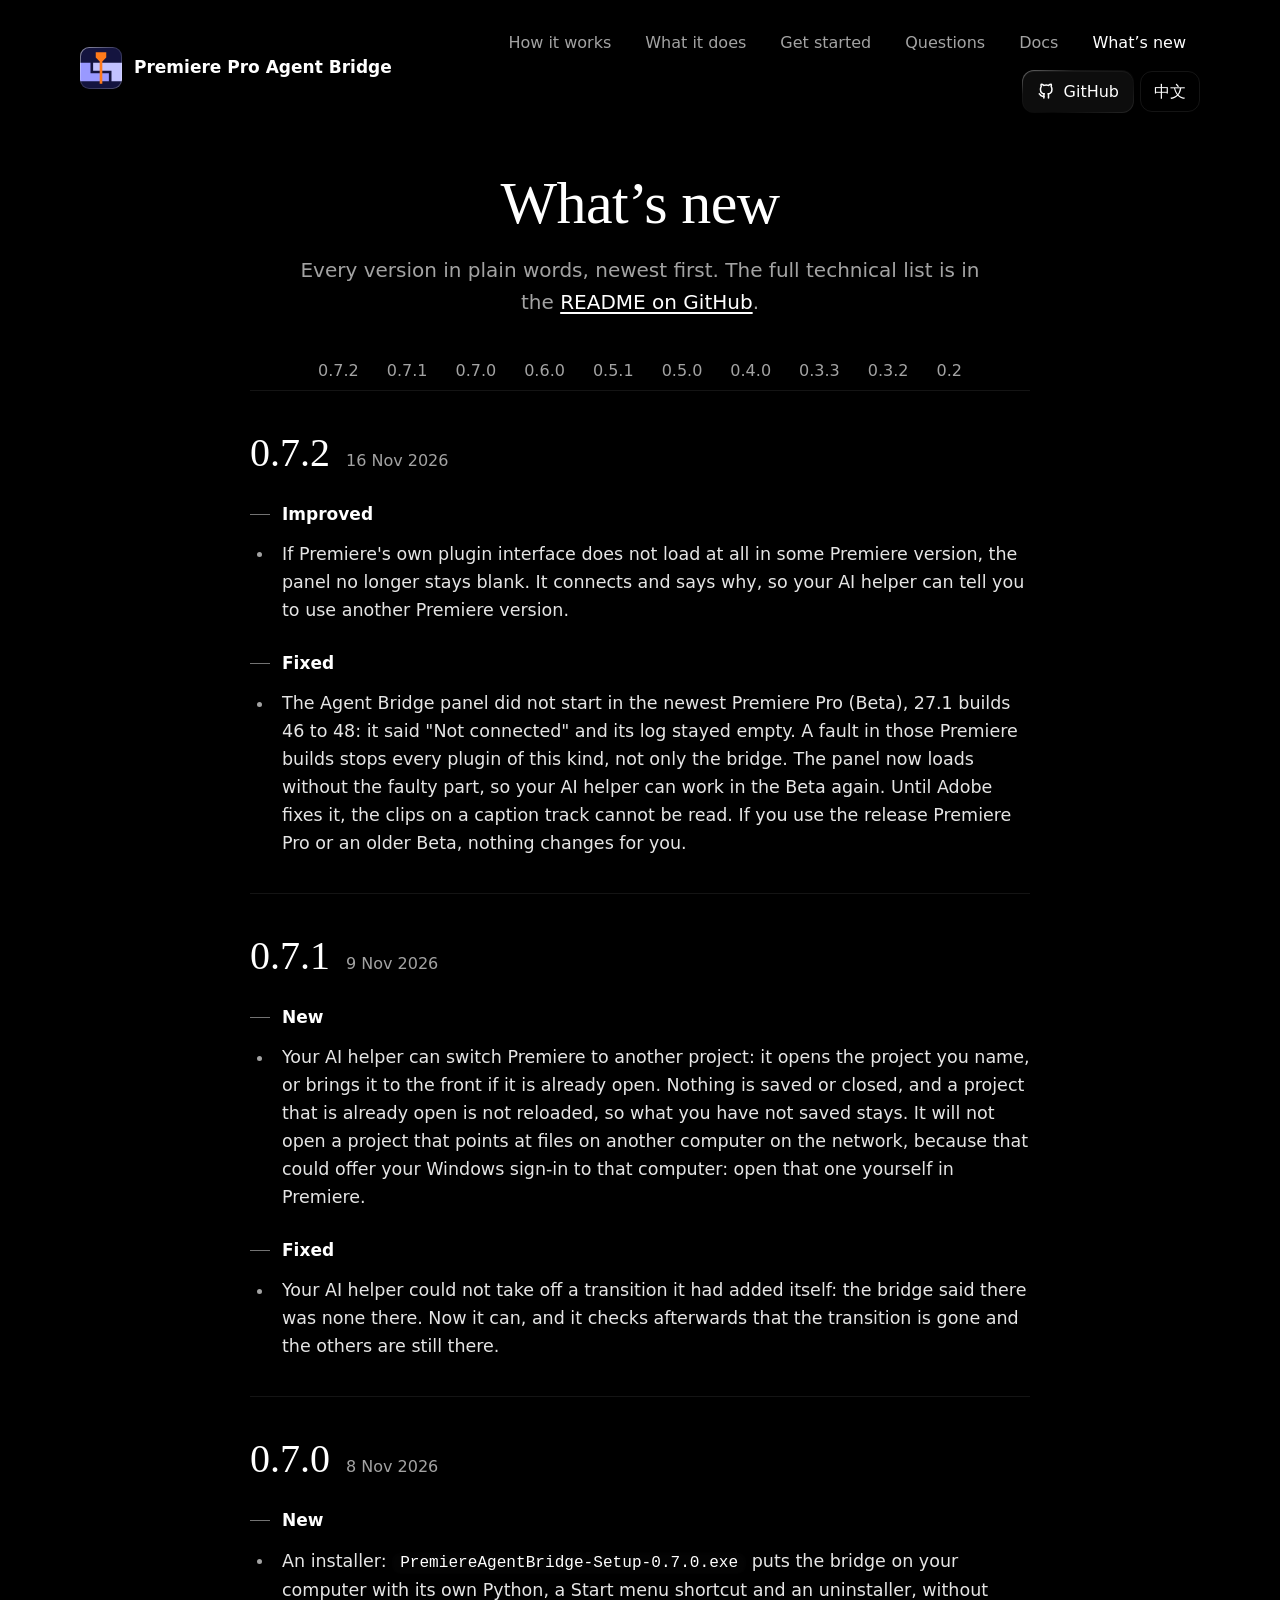
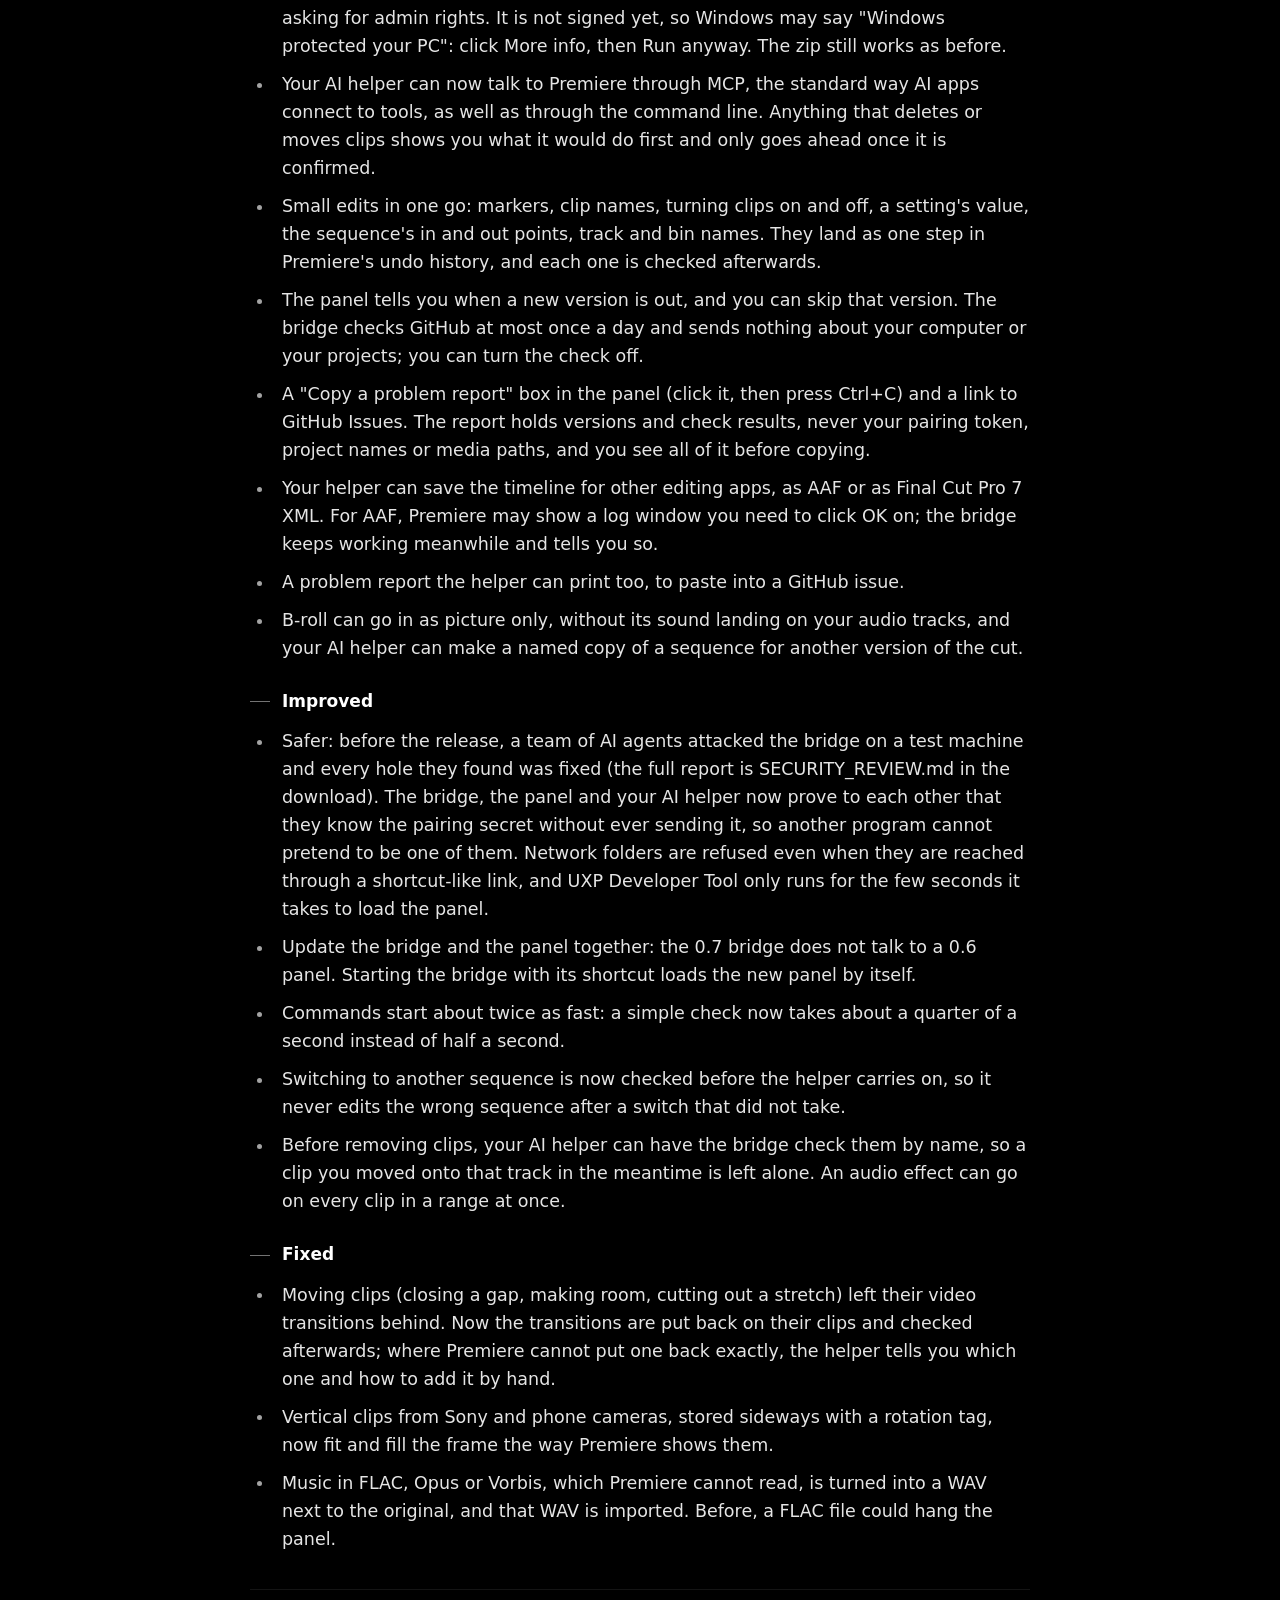
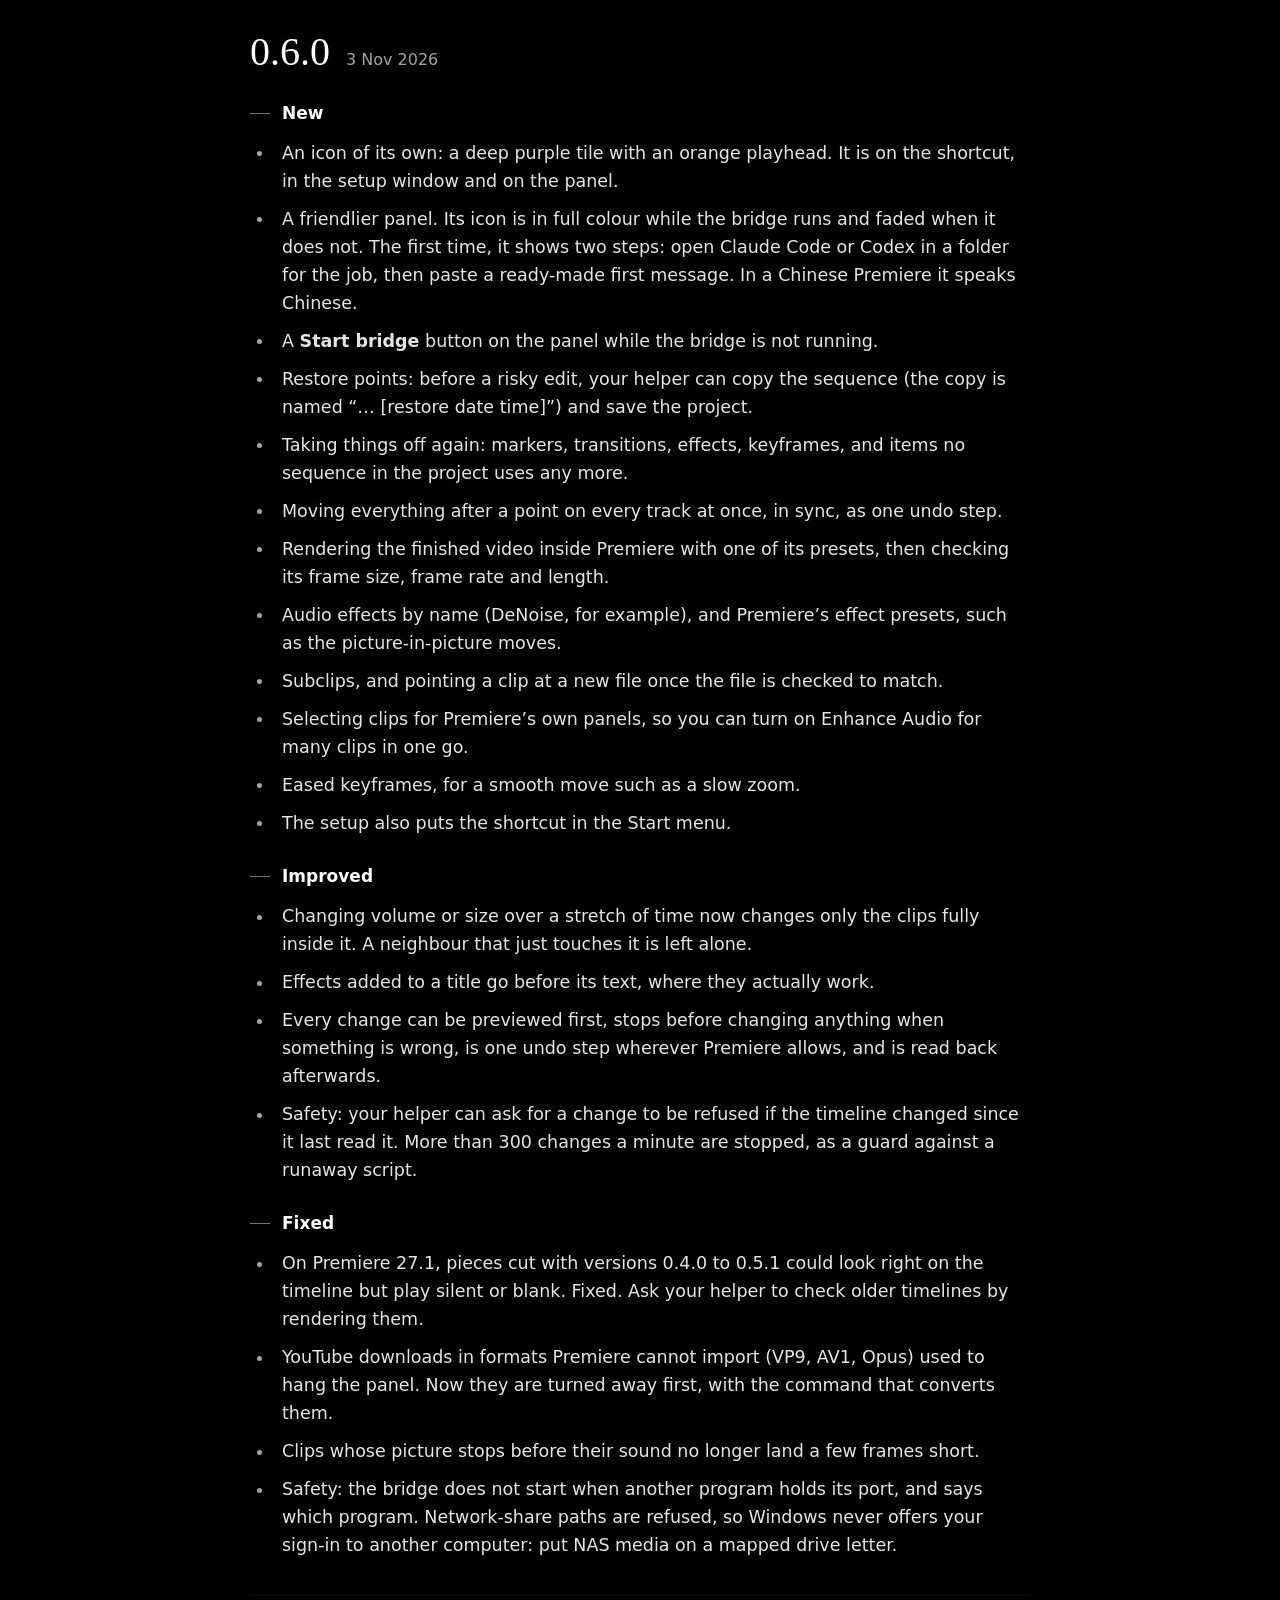
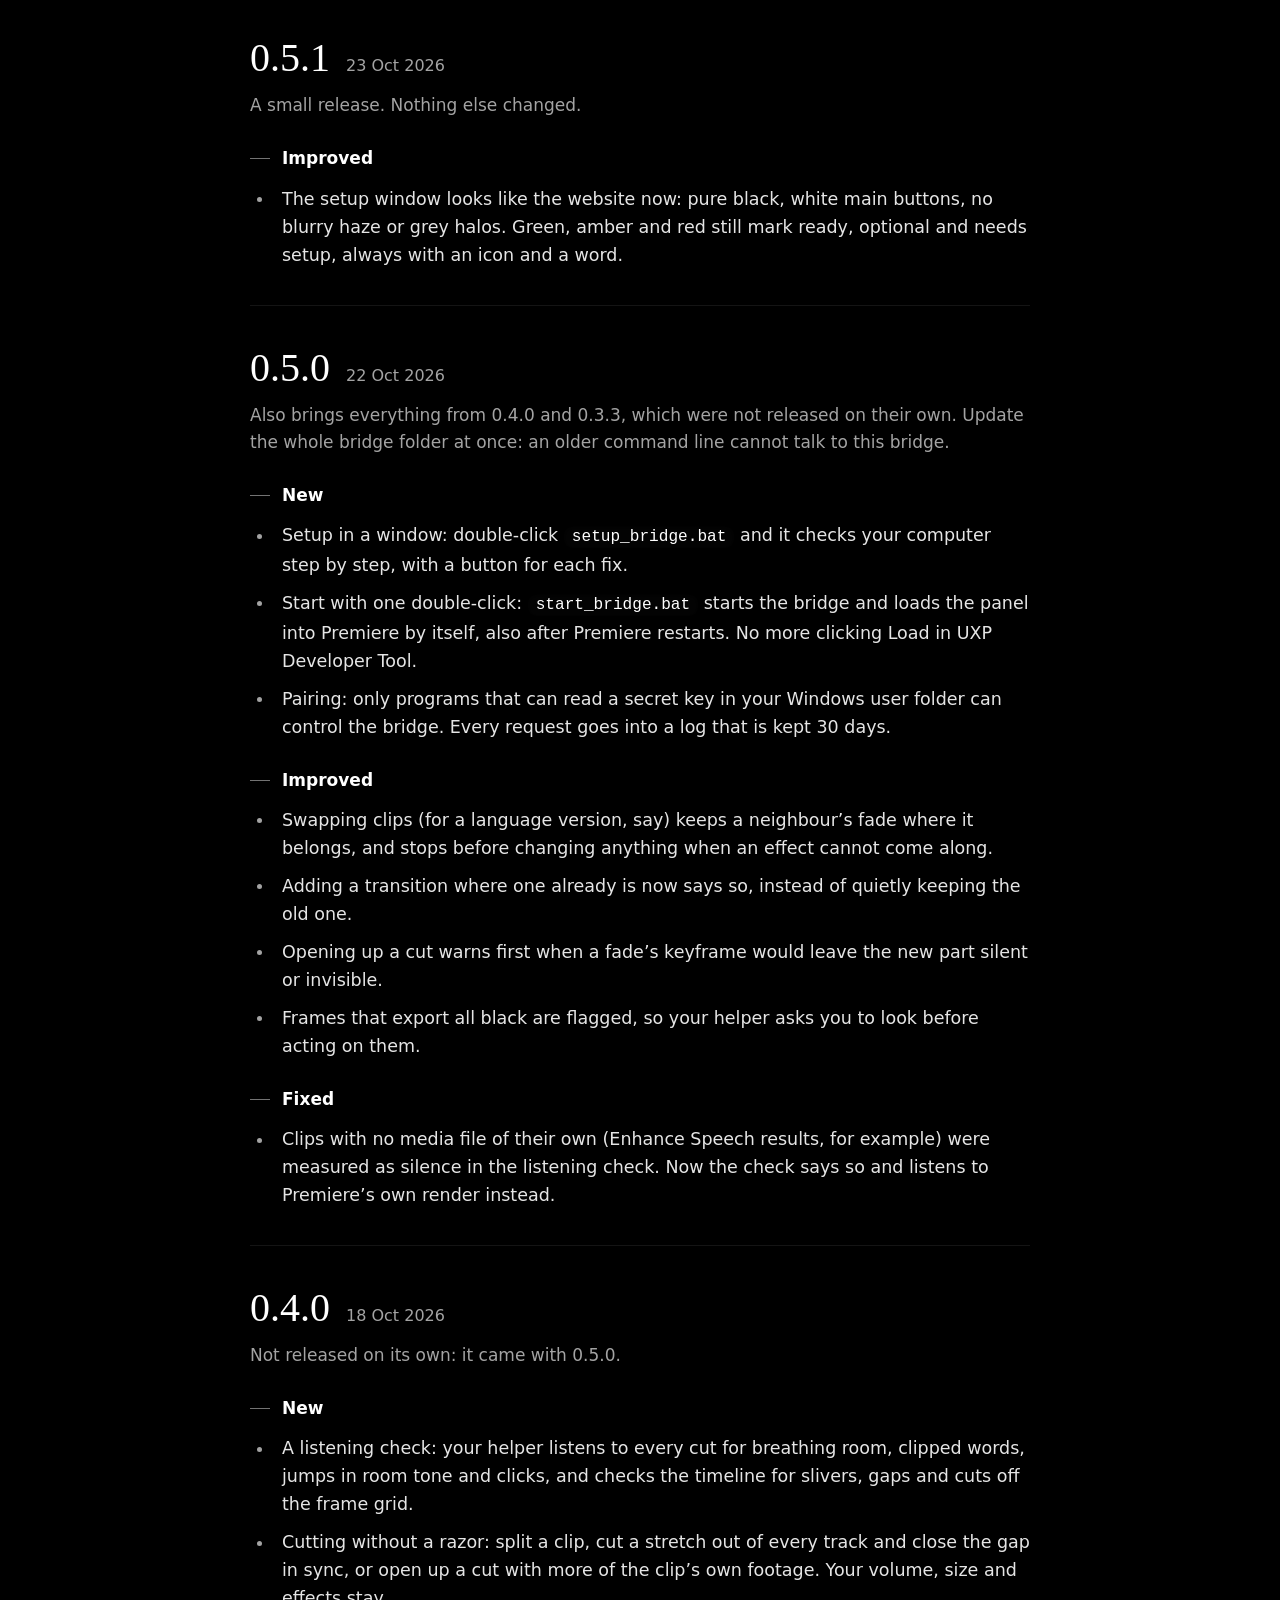
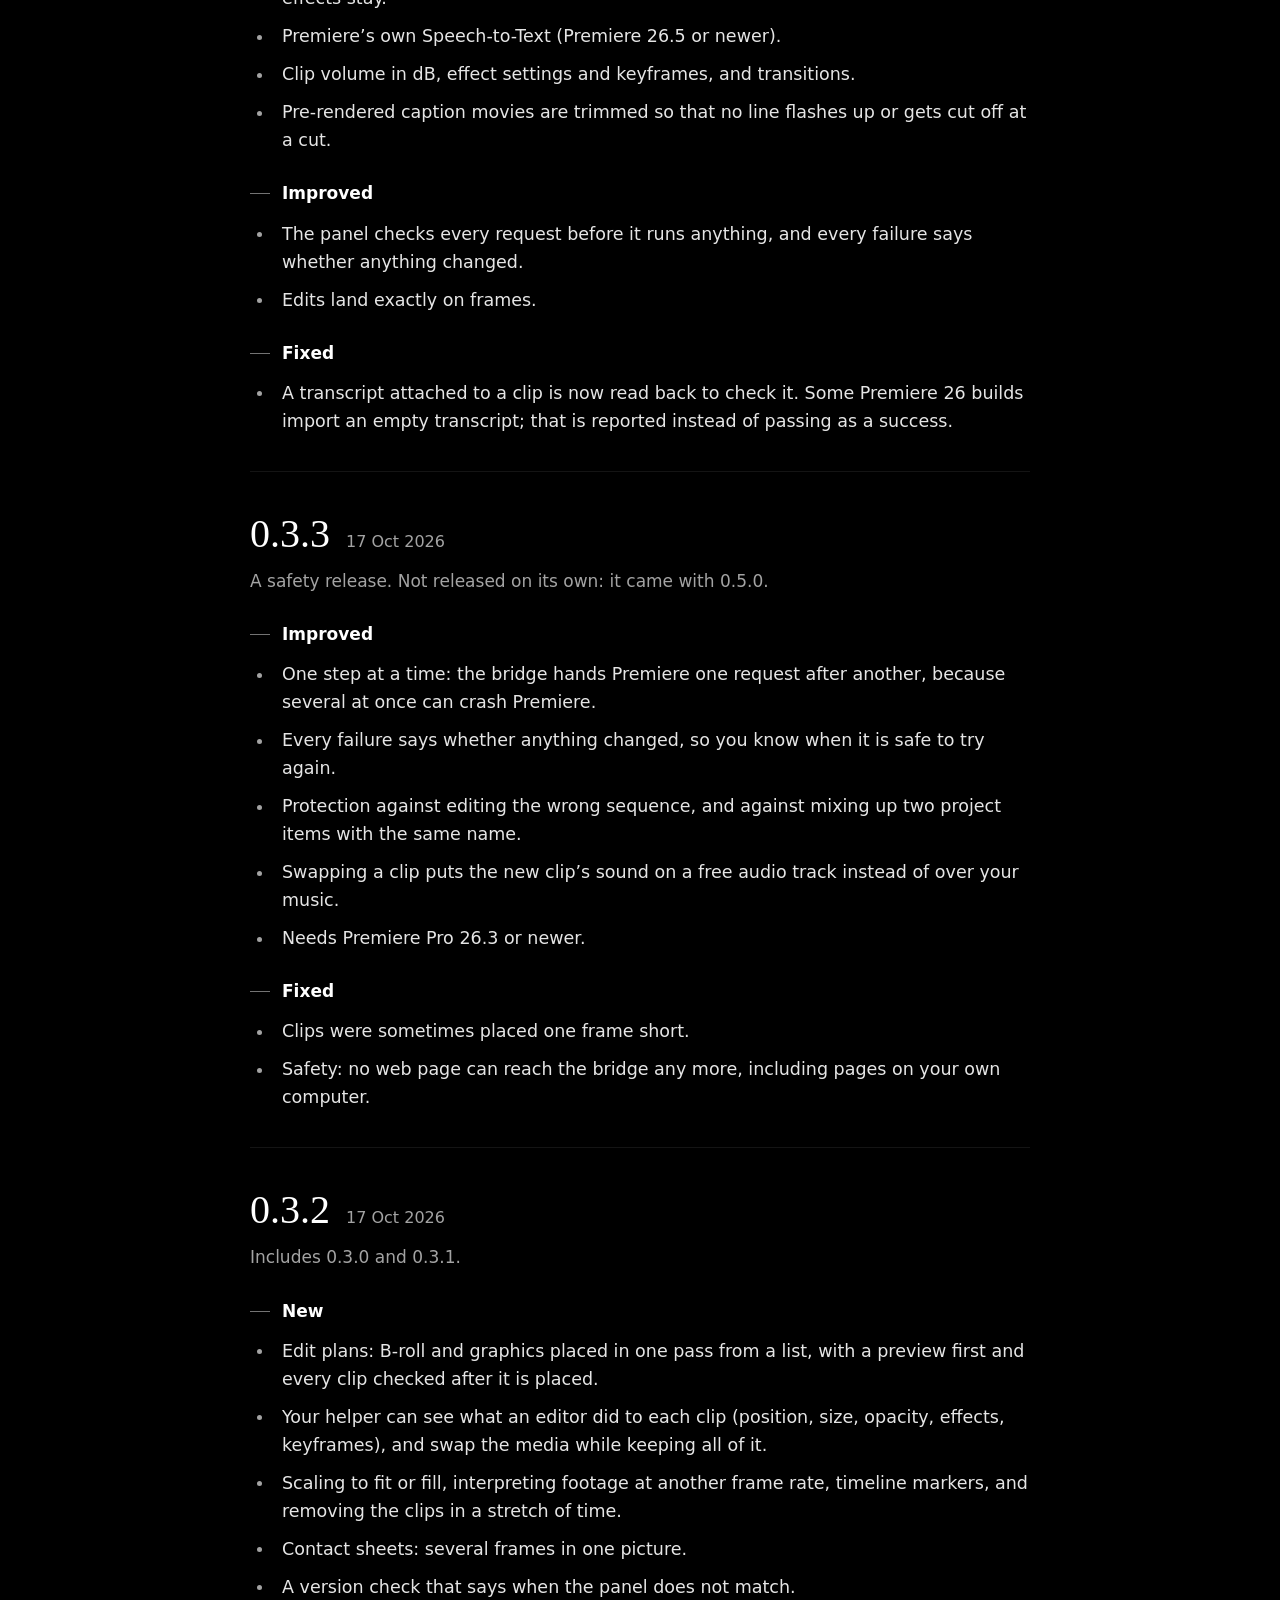
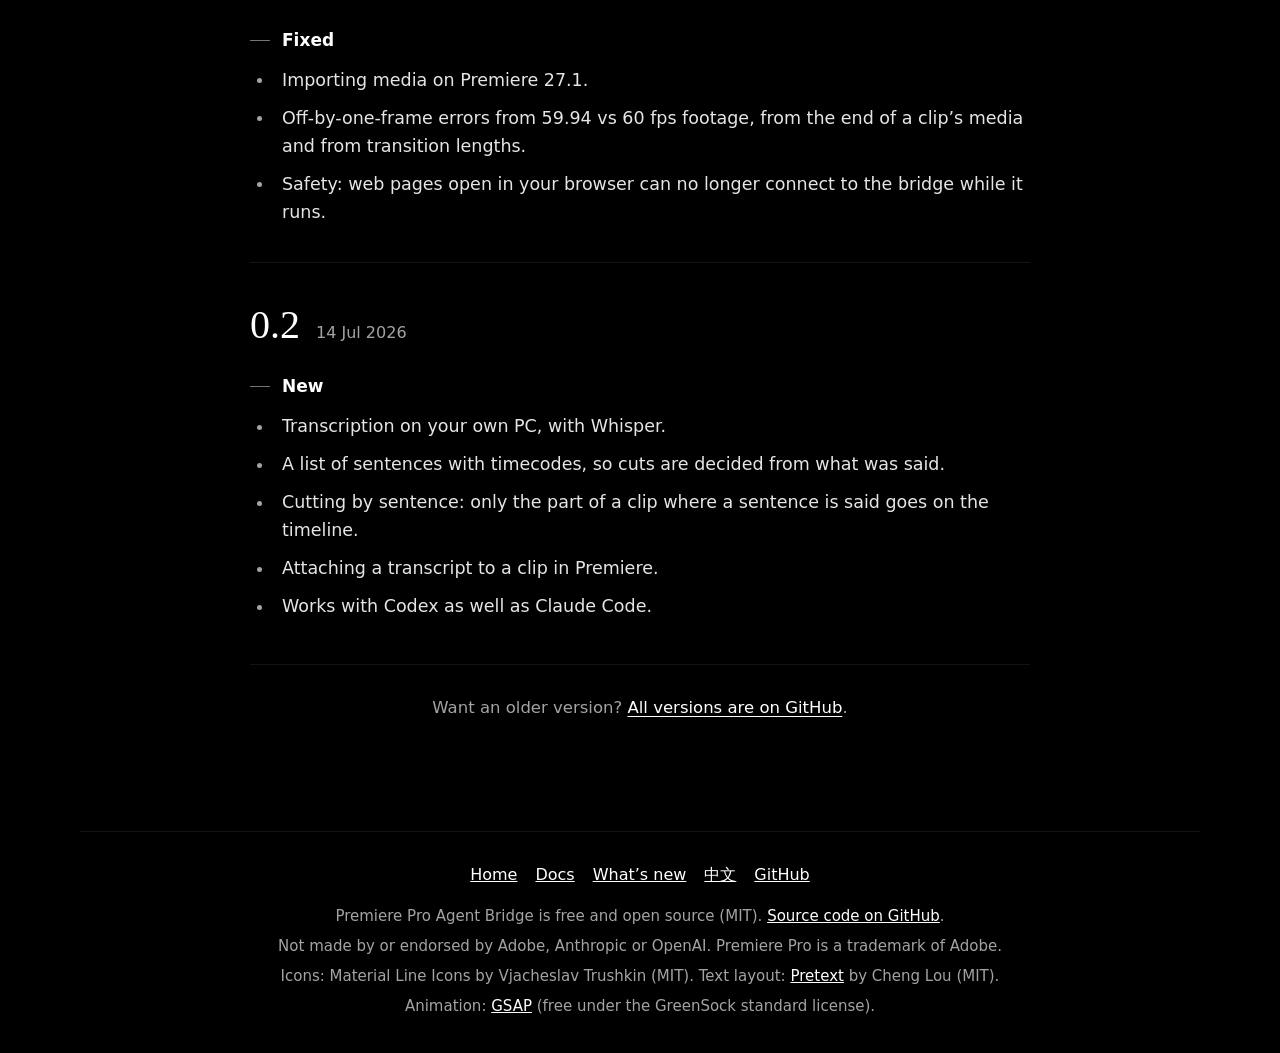
<file: docs/changelog.html>
<!doctype html>
<html lang="en">
<head>
<meta charset="utf-8">
<meta name="viewport" content="width=device-width, initial-scale=1">
<title>What&rsquo;s new: Premiere Pro Agent Bridge</title>
<meta name="description" content="Every version of Premiere Pro Agent Bridge in plain words: what is new, what got better and what was fixed.">
<link rel="canonical" href="https://zeussheen.github.io/ppro-agent-bridge/changelog.html">
<link rel="alternate" hreflang="en" href="https://zeussheen.github.io/ppro-agent-bridge/changelog.html">
<link rel="alternate" hreflang="zh-Hans" href="https://zeussheen.github.io/ppro-agent-bridge/zh/changelog.html">
<link rel="alternate" hreflang="x-default" href="https://zeussheen.github.io/ppro-agent-bridge/changelog.html">
<meta name="color-scheme" content="dark">
<meta name="theme-color" content="#000000">
<meta property="og:type" content="article">
<meta property="og:title" content="What&rsquo;s new: Premiere Pro Agent Bridge">
<meta property="og:description" content="Every version of Premiere Pro Agent Bridge in plain words: what is new, what got better and what was fixed.">
<meta property="og:url" content="https://zeussheen.github.io/ppro-agent-bridge/changelog.html">
<meta property="og:locale" content="en_US">
<meta property="og:image" content="https://zeussheen.github.io/ppro-agent-bridge/og-image.png?v=0.7.2">
<meta name="twitter:card" content="summary_large_image">
<link rel="icon" type="image/svg+xml" href="data:image/svg+xml,%3Csvg xmlns='http://www.w3.org/2000/svg' viewBox='0 0 256 256' width='256' height='256'%3E%3Cdefs%3E%3ClinearGradient id='rim' x1='0' y1='0' x2='1' y2='1'%3E%3Cstop offset='0' stop-color='%23fff' stop-opacity='0.55'/%3E%3Cstop offset='0.5' stop-color='%23fff' stop-opacity='0.12'/%3E%3Cstop offset='1' stop-color='%23fff' stop-opacity='0.26'/%3E%3C/linearGradient%3E%3CclipPath id='tile'%3E%3Crect width='256' height='256' rx='56'/%3E%3C/clipPath%3E%3C/defs%3E%3Crect width='256' height='256' rx='56' fill='%2314143F'/%3E%3Cg clip-path='url(%23tile)'%3E%3Cpath d='M0 96L64 96L64 160L176 160L176 208L0 208Z' fill='%239999FF'/%3E%3Cpath d='M80 96L256 96L256 208L192 208L192 144L80 144Z' fill='%23C2C2FF'/%3E%3C/g%3E%3Cpath d='M96 32H160V64L136 88V224H120V88L96 64Z' fill='%23FF7A1A'/%3E%3Crect width='256' height='256' rx='56' fill='none' stroke='url(%23rim)' stroke-width='2'%0A        vector-effect='non-scaling-stroke' clip-path='url(%23tile)'/%3E%3C/svg%3E">
<link rel="icon" href="favicon.ico" sizes="16x16 24x24 32x32 48x48 64x64 128x128 256x256">
<script>
/* The language switch is a plain link. With JavaScript it also remembers the choice, and a later visit to a page in
   the other language goes straight to this one (a ?lang= in the address skips that). */
(function () {
  var KEY = 'ppro-bridge.lang';
  try {
    var want = localStorage.getItem(KEY);
    if (want && want !== 'en' && !/[?&]lang=/.test(location.search)) { location.replace('zh/changelog.html' + location.hash); return; }
  } catch (e) {}
  document.addEventListener('click', function (e) {
    var a = e.target.closest && e.target.closest('a[data-lang]');
    if (a) { try { localStorage.setItem(KEY, a.getAttribute('data-lang')); } catch (err) {} }
  });
})();
</script>
<style>
/* Shared by every page (build_page.py inlines it): the colours, type, top bar, footer and the Chinese type rules. */
:root {
  color-scheme: dark;
  --font: "Segoe UI Variable Text", "Segoe UI", system-ui, -apple-system, "Helvetica Neue", Arial, sans-serif;
  --serif: "Iowan Old Style", "Palatino Linotype", Palatino, "Book Antiqua", Georgia, serif;
  --mono: "Cascadia Mono", Consolas, ui-monospace, monospace;
  --ease: cubic-bezier(0.23, 1, 0.32, 1);
  --page: #000000;
  --el: #0d0d0d;
  --well: #030303;
  --sh-d: rgba(0, 0, 0, 0.95);
  --sh-l: rgba(255, 255, 255, 0.055);
  --hairline: rgba(255, 255, 255, 0.08);
  --edge: rgba(255, 255, 255, 0.07);
  --text: #ffffff;
  --muted: #a3a3a3;
  --accent: #ffffff;
  --accent-btn: #ffffff;
  --accent-hover: #e4e4e4;
  --accent-text: #e5e5e5;
  --ok: #ffffff;
  /* on pure black the light half of a soft shadow turns into a grey smear around every card, so surfaces
     get only a hairline of light along the top edge (raised) or a tight dark inner shadow (sunken) */
  --raise: inset 0 1px 0 rgba(255, 255, 255, 0.05);
  --raise-sm: inset 0 1px 0 rgba(255, 255, 255, 0.05);
  --inset: inset 0 1px 3px rgba(0, 0, 0, 0.9);
  --inset-sm: inset 0 1px 2px rgba(0, 0, 0, 0.9);
}
/* Chinese pages: a CJK stack after the Latin faces (Latin letters keep their look, Chinese falls through to a
   Chinese face), roomier lines, no tracking (tracking spreads Chinese characters apart), no slanted cite (Chinese
   titles carry 《》 instead), and punctuation kept off the start of a line. */
html:lang(zh) {
  --font: "Segoe UI Variable Text", "Segoe UI", "Microsoft YaHei UI", "Microsoft YaHei", "PingFang SC", "Hiragino Sans GB",
    "Noto Sans SC", "Source Han Sans SC", system-ui, sans-serif;
  --serif: "Iowan Old Style", "Palatino Linotype", Palatino, "Noto Serif SC", "Source Han Serif SC", "Songti SC", "STSong",
    "Microsoft YaHei UI", "Microsoft YaHei", serif;
}
html:lang(zh) body { line-height: 1.75; line-break: strict; }
html:lang(zh) body * { letter-spacing: 0 !important; }
html:lang(zh) cite, html:lang(zh) em, html:lang(zh) i { font-style: normal; }
html:lang(zh) :is(h1, h2, h3) { text-wrap: balance; }
html:lang(zh) p { text-wrap: pretty; }  /* no single character left alone on the last line */
*, *::before, *::after { box-sizing: border-box; }
html { background: var(--page); scroll-behavior: smooth; }
body {
  margin: 0; font-family: var(--font); font-size: 18px; line-height: 1.6;
  color: var(--text); background: var(--page); -webkit-font-smoothing: antialiased; overflow-x: hidden;
}
h1, h2, h3, p, ol, ul, figure { margin: 0; }
a { color: inherit; }
:focus { outline: none; }
:focus-visible { outline: 2px solid var(--accent-text); outline-offset: 3px; border-radius: 12px; }
.ic { display: inline-flex; width: 1.15em; height: 1.15em; flex: none; }
.ic svg { width: 100%; height: 100%; display: block; }
.nw { white-space: nowrap; }  /* a name that must not break across lines, e.g. Premiere Pro in a Chinese heading */
.sr { position: absolute; width: 1px; height: 1px; overflow: hidden; clip-path: inset(50%); white-space: nowrap; }

.wrap { position: relative; z-index: 1; width: min(1120px, calc(100% - 32px)); margin: 0 auto; }

/* top bar: the bridge on the left; the sections, GitHub and the language switch on the right */
.top { display: flex; align-items: center; justify-content: space-between; gap: 16px; padding: 22px 0; }
.brand { display: flex; align-items: center; gap: 12px; text-decoration: none; font-weight: 650; font-size: 17px; }
.mark { display: block; width: 42px; height: 42px; flex: none; }
.mark svg { display: block; width: 42px; height: 42px; }  /* the bridge icon: its own tile and glass rim */
.links { display: flex; gap: 6px; flex-wrap: wrap; justify-content: flex-end; align-items: center; }
.links a {
  text-decoration: none; color: var(--muted); font-size: 16px; padding: 8px 14px; border-radius: 12px;
  transition: color 160ms var(--ease);
}
.links a[aria-current="page"] { color: var(--text); }
.links a.gh { display: inline-flex; align-items: center; gap: 8px; color: var(--text); box-shadow: var(--raise-sm); }
/* the language switch: a plain link to the same page in the other language, a hairline round it */
.links a.lang { color: var(--text); border: 1px solid var(--hairline); padding: 7px 13px; }
/* glass rim: a thin edge of light, brightest at the top-left corner and fading round the sides */
.links a.gh {
  border: 1px solid transparent;
  background:
    linear-gradient(var(--el), var(--el)) padding-box,
    linear-gradient(155deg, rgba(255, 255, 255, 0.42), rgba(255, 255, 255, 0.09) 26%, rgba(255, 255, 255, 0.03) 60%, rgba(255, 255, 255, 0.15)) border-box;
}
@media (hover: hover) and (pointer: fine) {
  .links a:hover { color: var(--text); }
  .links a.lang:hover { border-color: rgba(255, 255, 255, 0.24); }
}

code {
  font-family: var(--mono); font-size: 0.92em; color: var(--text); padding: 2px 8px; border-radius: 8px;
  background: var(--well); box-shadow: var(--inset-sm); white-space: nowrap;
}

/* footer */
footer.site { margin: 110px 0 0; padding: 30px 0 40px; border-top: 1px solid var(--hairline); color: var(--muted); font-size: 15px; display: grid; gap: 6px; text-align: center; }
footer.site a { color: var(--text); }
footer.site .more { display: flex; flex-wrap: wrap; justify-content: center; gap: 4px 18px; margin-bottom: 10px; font-size: 16px; }

/* the bar keeps one line: the home page's section links give way first, then Get started, then Docs and What's new
   (the footer lists those on every page); GitHub and the language switch always stay */
.brand { flex: none; white-space: nowrap; }
@media (max-width: 1100px) { .links a.n1 { display: none; } }
@media (max-width: 900px) { .links a.n2 { display: none; } }
@media (max-width: 780px) { .links a.n3 { display: none; } }
@media (max-width: 640px) {
  body { font-size: 17px; }
  .top { padding: 16px 0; }
  .brand { font-size: 16px; }
}
@media (max-width: 420px) {
  .brand .name { display: none; }  /* the icon alone; the page title says the name */
}
@media (prefers-reduced-motion: reduce) {
  html { scroll-behavior: auto; }
}
/* The changelog and docs pages (build_page.py inlines it after base.css): one reading column, hairlines between
   entries, nothing that moves. Everything is in the HTML; the docs script only adds the search box and the
   copy-link buttons. */
[hidden] { display: none !important; }
.page { width: min(780px, 100%); margin: 0 auto; }
.page-head { padding: 36px 0 8px; text-align: center; }
.page-head h1 { font-family: var(--serif); font-weight: 400; font-size: clamp(40px, 5.6vw, 60px); line-height: 1.08; letter-spacing: -0.01em; }
.page-head .lead { max-width: 34em; margin: 18px auto 0; color: var(--muted); font-size: clamp(18px, 2vw, 20px); }
.page-head .lead a { color: var(--text); }
.page a { text-underline-offset: 3px; }

/* ---------- changelog ---------- */
.versions { display: flex; flex-wrap: wrap; justify-content: center; gap: 6px 4px; margin: 26px 0 0; padding: 0; list-style: none; }
.versions a {
  display: inline-block; padding: 6px 12px; border-radius: 10px; font-size: 16px; color: var(--muted); text-decoration: none;
  font-variant-numeric: tabular-nums;
}
.release { padding: 40px 0 36px; border-top: 1px solid var(--hairline); scroll-margin-top: 16px; }
.versions + .release, .page-head + .release { margin-top: 40px; }
.release-head { display: flex; flex-wrap: wrap; align-items: baseline; gap: 6px 16px; }
.release h2 { font-family: var(--serif); font-weight: 400; font-size: clamp(32px, 4vw, 40px); line-height: 1.1; font-variant-numeric: lining-nums; }
.release h2 a { text-decoration: none; }
.release .when { color: var(--muted); font-size: 16px; }
.tag { display: inline-block; padding: 2px 12px; border: 1px solid rgba(255, 255, 255, 0.3); border-radius: 999px; font-size: 16px; color: var(--text); }
.release .note { margin-top: 12px; color: var(--muted); font-size: 17px; }
.group { margin-top: 26px; }
.group h3 { display: flex; align-items: center; gap: 12px; font-size: 17px; font-weight: 650; }
.group h3::before { content: ""; width: 20px; height: 1px; background: rgba(255, 255, 255, 0.45); }
.group ul { display: grid; gap: 10px; margin-top: 12px; padding: 0; list-style: none; }
.group li { position: relative; padding-left: 32px; color: var(--accent-text); font-size: 17.5px; line-height: 1.6; }
.group li::before { content: ""; position: absolute; left: 7px; top: 0.72em; width: 5px; height: 5px; border-radius: 50%; background: var(--muted); }
.changelog-end { margin-top: 8px; padding-top: 30px; border-top: 1px solid var(--hairline); color: var(--muted); font-size: 16.5px; text-align: center; }
.changelog-end a { color: var(--text); }

/* ---------- docs ---------- */
.search { margin: 32px 0 0; }
.search input {
  width: 100%; min-height: 56px; padding: 12px 18px; border-radius: 14px; border: 1px solid rgba(255, 255, 255, 0.16);
  font: inherit; font-size: 18px; color: var(--text); background: var(--well); box-shadow: var(--inset-sm);
  -webkit-appearance: none; appearance: none;
}
.search input::placeholder { color: #8f8f8f; }
.search input:focus-visible { outline: 2px solid var(--accent-text); outline-offset: 2px; border-radius: 14px; }
.search-count { min-height: 1.6em; margin-top: 10px; color: var(--muted); font-size: 16px; }
.toc { margin: 24px 0 0; padding: 0; list-style: none; border-top: 1px solid var(--hairline); }
.toc li { border-bottom: 1px solid var(--hairline); }
.toc a { display: block; padding: 16px 4px; text-decoration: none; }
.toc .t { display: block; font-size: 18px; font-weight: 600; }
.toc .s { display: block; margin-top: 2px; color: var(--muted); font-size: 16px; }
.doc { padding: 64px 0 8px; scroll-margin-top: 16px; }
.doc h2 { font-family: var(--serif); font-weight: 400; font-size: clamp(30px, 3.8vw, 40px); line-height: 1.15; }
.doc .meta { display: flex; flex-wrap: wrap; align-items: center; gap: 8px 14px; margin-top: 12px; color: var(--muted); font-size: 16px; }
.doc .meta a, .copy-link {
  display: inline-flex; align-items: center; min-height: 36px; padding: 4px 12px; border-radius: 10px;
  border: 1px solid var(--hairline); background: none; font: inherit; font-size: 16px; color: var(--muted);
  text-decoration: none; cursor: pointer;
}
.copy-link.done { color: var(--text); border-color: rgba(255, 255, 255, 0.3); }
.doc .summary { margin-top: 18px; color: var(--accent-text); font-size: 19px; line-height: 1.6; }
.doc h3 { margin-top: 36px; font-size: 20px; font-weight: 650; scroll-margin-top: 16px; }
.doc ol { display: grid; gap: 18px; margin-top: 18px; padding: 0; list-style: none; counter-reset: step; }
.doc ol > li { position: relative; padding-left: 52px; color: var(--accent-text); font-size: 17.5px; line-height: 1.65; counter-increment: step; }
.doc ol > li::before {
  content: counter(step); position: absolute; left: 0; top: -2px; display: grid; place-items: center; width: 34px; height: 34px;
  border-radius: 50%; border: 1px solid rgba(255, 255, 255, 0.24); font-size: 16px; font-weight: 650; color: var(--text);
  font-variant-numeric: tabular-nums;
}
.doc ol > li > * + * { margin-top: 10px; }
.doc b { color: var(--text); font-weight: 650; }
.doc code { white-space: normal; overflow-wrap: anywhere; font-size: 0.88em; }
.doc samp {
  display: block; padding: 12px 16px; border-left: 2px solid rgba(255, 255, 255, 0.4); border-radius: 0 8px 8px 0;
  background: var(--well); font-family: var(--mono); font-size: 16px; line-height: 1.55; color: var(--text); overflow-wrap: anywhere;
}
.doc .notes { display: grid; gap: 10px; margin-top: 20px; color: var(--muted); font-size: 17px; }
.doc .notes a, .doc ol a { color: var(--text); }
.empty { padding: 28px 0; color: var(--muted); font-size: 17px; }
.docs-end { margin-top: 64px; padding-top: 30px; border-top: 1px solid var(--hairline); color: var(--muted); font-size: 16.5px; text-align: center; }
.docs-end a { color: var(--text); }

@media (hover: hover) and (pointer: fine) {
  .versions a:hover, .doc .meta a:hover, .copy-link:hover { color: var(--text); }
  .toc a:hover .t { text-decoration: underline; text-underline-offset: 4px; }
}
@media (max-width: 640px) {
  .page-head { padding-top: 20px; }
  .doc ol > li { padding-left: 46px; }
  .group li { padding-left: 26px; }
}
</style>
</head>
<body class="changelog-page">
<div class="wrap">
  <header class="top">
    <a class="brand" href="./">
      <span class="mark" aria-hidden="true"><svg aria-hidden="true" focusable="false" xmlns="http://www.w3.org/2000/svg" viewBox="0 0 256 256"><defs><linearGradient id="rim-27" x1="0" y1="0" x2="1" y2="1"><stop offset="0" stop-color="#fff" stop-opacity="0.55"/><stop offset="0.5" stop-color="#fff" stop-opacity="0.12"/><stop offset="1" stop-color="#fff" stop-opacity="0.26"/></linearGradient><clipPath id="tile-27"><rect width="256" height="256" rx="56"/></clipPath></defs><rect width="256" height="256" rx="56" fill="#14143F"/><g clip-path="url(#tile-27)"><path d="M0 96L64 96L64 160L176 160L176 208L0 208Z" fill="#9999FF"/><path d="M80 96L256 96L256 208L192 208L192 144L80 144Z" fill="#C2C2FF"/></g><path d="M96 32H160V64L136 88V224H120V88L96 64Z" fill="#FF7A1A"/><rect width="256" height="256" rx="56" fill="none" stroke="url(#rim-27)" stroke-width="2"
        vector-effect="non-scaling-stroke" clip-path="url(#tile-27)"/></svg></span>
      <span class="name">Premiere Pro Agent Bridge</span>
    </a>
    <nav class="links" aria-label="Page">
      <a class="n1" href="./#how">How it works</a>
      <a class="n1" href="./#what">What it does</a>
      <a class="n2" href="./#start">Get started</a>
      <a class="n1" href="./#faq">Questions</a>
      <a class="n3" href="docs.html">Docs</a>
      <a class="n3" href="changelog.html" aria-current="page">What&rsquo;s new</a>
      <a class="gh" href="https://github.com/ZeusSheen/ppro-agent-bridge"><span class="ic" aria-hidden="true"><svg xmlns="http://www.w3.org/2000/svg" width="1em" height="1em" viewBox="0 0 24 24"><g fill="none" stroke="currentColor" stroke-linecap="round" stroke-linejoin="round" stroke-width="2"><path stroke-dasharray="32" d="M12 4c1.67 0 2.61 0.4 3 0.5c0.53 -0.43 1.94 -1.5 3.5 -1.5c0.34 1 0.29 2.22 0 3c0.75 1 1 2 1 3.5c0 2.19 -0.48 3.58 -1.5 4.5c-1.02 0.92 -2.11 1.37 -3.5 1.5c0.65 0.54 0.5 1.87 0.5 2.5c0 0.73 0 3 0 3M12 4c-1.67 0 -2.61 0.4 -3 0.5c-0.53 -0.43 -1.94 -1.5 -3.5 -1.5c-0.34 1 -0.29 2.22 0 3c-0.75 1 -1 2 -1 3.5c0 2.19 0.48 3.58 1.5 4.5c1.02 0.92 2.11 1.37 3.5 1.5c-0.65 0.54 -0.5 1.87 -0.5 2.5c0 0.73 0 3 0 3"><animate fill="freeze" attributeName="stroke-dashoffset" dur="0.6s" values="32;0"/></path><path stroke-dasharray="10" stroke-dashoffset="10" d="M9 19c-1.41 0 -2.84 -0.56 -3.69 -1.19c-0.84 -0.63 -1.09 -1.66 -2.31 -2.31"><animate fill="freeze" attributeName="stroke-dashoffset" begin="0.7s" dur="0.2s" to="0"/></path></g></svg></span>GitHub</a>
      <a class="lang" href="zh/changelog.html" hreflang="zh-Hans" lang="zh-Hans" data-lang="zh">中文</a>
    </nav>
  </header>
  <main class="page">
    <div class="page-head">
      <h1>What&rsquo;s new</h1>
      <p class="lead">Every version in plain words, newest first. The full technical list is in the <a href="https://github.com/ZeusSheen/ppro-agent-bridge#changelog">README on GitHub</a>.</p>
    </div>
    <nav aria-label="Versions"><ul class="versions"><li><a href="#v0-7-2">0.7.2</a></li><li><a href="#v0-7-1">0.7.1</a></li><li><a href="#v0-7-0">0.7.0</a></li><li><a href="#v0-6-0">0.6.0</a></li><li><a href="#v0-5-1">0.5.1</a></li><li><a href="#v0-5-0">0.5.0</a></li><li><a href="#v0-4-0">0.4.0</a></li><li><a href="#v0-3-3">0.3.3</a></li><li><a href="#v0-3-2">0.3.2</a></li><li><a href="#v0-2">0.2</a></li></ul></nav>
    <article class="release" id="v0-7-2" aria-labelledby="v0-7-2-h">
      <div class="release-head"><h2 id="v0-7-2-h"><a href="#v0-7-2">0.7.2</a></h2><time class="when" datetime="2026-11-16">16 Nov 2026</time></div>
      <section class="group">
        <h3>Improved</h3>
        <ul>
          <li>If Premiere's own plugin interface does not load at all in some Premiere version, the panel no longer stays blank. It connects and says why, so your AI helper can tell you to use another Premiere version.</li>
        </ul>
      </section>
      <section class="group">
        <h3>Fixed</h3>
        <ul>
          <li>The Agent Bridge panel did not start in the newest Premiere Pro (Beta), 27.1 builds 46 to 48: it said "Not connected" and its log stayed empty. A fault in those Premiere builds stops every plugin of this kind, not only the bridge. The panel now loads without the faulty part, so your AI helper can work in the Beta again. Until Adobe fixes it, the clips on a caption track cannot be read. If you use the release Premiere Pro or an older Beta, nothing changes for you.</li>
        </ul>
      </section>
    </article>
    <article class="release" id="v0-7-1" aria-labelledby="v0-7-1-h">
      <div class="release-head"><h2 id="v0-7-1-h"><a href="#v0-7-1">0.7.1</a></h2><time class="when" datetime="2026-11-09">9 Nov 2026</time></div>
      <section class="group">
        <h3>New</h3>
        <ul>
          <li>Your AI helper can switch Premiere to another project: it opens the project you name, or brings it to the front if it is already open. Nothing is saved or closed, and a project that is already open is not reloaded, so what you have not saved stays. It will not open a project that points at files on another computer on the network, because that could offer your Windows sign-in to that computer: open that one yourself in Premiere.</li>
        </ul>
      </section>
      <section class="group">
        <h3>Fixed</h3>
        <ul>
          <li>Your AI helper could not take off a transition it had added itself: the bridge said there was none there. Now it can, and it checks afterwards that the transition is gone and the others are still there.</li>
        </ul>
      </section>
    </article>
    <article class="release" id="v0-7-0" aria-labelledby="v0-7-0-h">
      <div class="release-head"><h2 id="v0-7-0-h"><a href="#v0-7-0">0.7.0</a></h2><time class="when" datetime="2026-11-08">8 Nov 2026</time></div>
      <section class="group">
        <h3>New</h3>
        <ul>
          <li>An installer: <code>PremiereAgentBridge-Setup-0.7.0.exe</code> puts the bridge on your computer with its own Python, a Start menu shortcut and an uninstaller, without asking for admin rights. It is not signed yet, so Windows may say "Windows protected your PC": click More info, then Run anyway. The zip still works as before.</li>
          <li>Your AI helper can now talk to Premiere through MCP, the standard way AI apps connect to tools, as well as through the command line. Anything that deletes or moves clips shows you what it would do first and only goes ahead once it is confirmed.</li>
          <li>Small edits in one go: markers, clip names, turning clips on and off, a setting's value, the sequence's in and out points, track and bin names. They land as one step in Premiere's undo history, and each one is checked afterwards.</li>
          <li>The panel tells you when a new version is out, and you can skip that version. The bridge checks GitHub at most once a day and sends nothing about your computer or your projects; you can turn the check off.</li>
          <li>A "Copy a problem report" box in the panel (click it, then press Ctrl+C) and a link to GitHub Issues. The report holds versions and check results, never your pairing token, project names or media paths, and you see all of it before copying.</li>
          <li>Your helper can save the timeline for other editing apps, as AAF or as Final Cut Pro 7 XML. For AAF, Premiere may show a log window you need to click OK on; the bridge keeps working meanwhile and tells you so.</li>
          <li>A problem report the helper can print too, to paste into a GitHub issue.</li>
          <li>B-roll can go in as picture only, without its sound landing on your audio tracks, and your AI helper can make a named copy of a sequence for another version of the cut.</li>
        </ul>
      </section>
      <section class="group">
        <h3>Improved</h3>
        <ul>
          <li>Safer: before the release, a team of AI agents attacked the bridge on a test machine and every hole they found was fixed (the full report is SECURITY_REVIEW.md in the download). The bridge, the panel and your AI helper now prove to each other that they know the pairing secret without ever sending it, so another program cannot pretend to be one of them. Network folders are refused even when they are reached through a shortcut-like link, and UXP Developer Tool only runs for the few seconds it takes to load the panel.</li>
          <li>Update the bridge and the panel together: the 0.7 bridge does not talk to a 0.6 panel. Starting the bridge with its shortcut loads the new panel by itself.</li>
          <li>Commands start about twice as fast: a simple check now takes about a quarter of a second instead of half a second.</li>
          <li>Switching to another sequence is now checked before the helper carries on, so it never edits the wrong sequence after a switch that did not take.</li>
          <li>Before removing clips, your AI helper can have the bridge check them by name, so a clip you moved onto that track in the meantime is left alone. An audio effect can go on every clip in a range at once.</li>
        </ul>
      </section>
      <section class="group">
        <h3>Fixed</h3>
        <ul>
          <li>Moving clips (closing a gap, making room, cutting out a stretch) left their video transitions behind. Now the transitions are put back on their clips and checked afterwards; where Premiere cannot put one back exactly, the helper tells you which one and how to add it by hand.</li>
          <li>Vertical clips from Sony and phone cameras, stored sideways with a rotation tag, now fit and fill the frame the way Premiere shows them.</li>
          <li>Music in FLAC, Opus or Vorbis, which Premiere cannot read, is turned into a WAV next to the original, and that WAV is imported. Before, a FLAC file could hang the panel.</li>
        </ul>
      </section>
    </article>
    <article class="release" id="v0-6-0" aria-labelledby="v0-6-0-h">
      <div class="release-head"><h2 id="v0-6-0-h"><a href="#v0-6-0">0.6.0</a></h2><time class="when" datetime="2026-11-03">3 Nov 2026</time></div>
      <section class="group">
        <h3>New</h3>
        <ul>
          <li>An icon of its own: a deep purple tile with an orange playhead. It is on the shortcut, in the setup window and on the panel.</li>
          <li>A friendlier panel. Its icon is in full colour while the bridge runs and faded when it does not. The first time, it shows two steps: open Claude Code or Codex in a folder for the job, then paste a ready-made first message. In a Chinese Premiere it speaks Chinese.</li>
          <li>A <b>Start bridge</b> button on the panel while the bridge is not running.</li>
          <li>Restore points: before a risky edit, your helper can copy the sequence (the copy is named “… [restore date time]”) and save the project.</li>
          <li>Taking things off again: markers, transitions, effects, keyframes, and items no sequence in the project uses any more.</li>
          <li>Moving everything after a point on every track at once, in sync, as one undo step.</li>
          <li>Rendering the finished video inside Premiere with one of its presets, then checking its frame size, frame rate and length.</li>
          <li>Audio effects by name (DeNoise, for example), and Premiere’s effect presets, such as the picture-in-picture moves.</li>
          <li>Subclips, and pointing a clip at a new file once the file is checked to match.</li>
          <li>Selecting clips for Premiere’s own panels, so you can turn on Enhance Audio for many clips in one go.</li>
          <li>Eased keyframes, for a smooth move such as a slow zoom.</li>
          <li>The setup also puts the shortcut in the Start menu.</li>
        </ul>
      </section>
      <section class="group">
        <h3>Improved</h3>
        <ul>
          <li>Changing volume or size over a stretch of time now changes only the clips fully inside it. A neighbour that just touches it is left alone.</li>
          <li>Effects added to a title go before its text, where they actually work.</li>
          <li>Every change can be previewed first, stops before changing anything when something is wrong, is one undo step wherever Premiere allows, and is read back afterwards.</li>
          <li>Safety: your helper can ask for a change to be refused if the timeline changed since it last read it. More than 300 changes a minute are stopped, as a guard against a runaway script.</li>
        </ul>
      </section>
      <section class="group">
        <h3>Fixed</h3>
        <ul>
          <li>On Premiere 27.1, pieces cut with versions 0.4.0 to 0.5.1 could look right on the timeline but play silent or blank. Fixed. Ask your helper to check older timelines by rendering them.</li>
          <li>YouTube downloads in formats Premiere cannot import (VP9, AV1, Opus) used to hang the panel. Now they are turned away first, with the command that converts them.</li>
          <li>Clips whose picture stops before their sound no longer land a few frames short.</li>
          <li>Safety: the bridge does not start when another program holds its port, and says which program. Network-share paths are refused, so Windows never offers your sign-in to another computer: put NAS media on a mapped drive letter.</li>
        </ul>
      </section>
    </article>
    <article class="release" id="v0-5-1" aria-labelledby="v0-5-1-h">
      <div class="release-head"><h2 id="v0-5-1-h"><a href="#v0-5-1">0.5.1</a></h2><time class="when" datetime="2026-10-23">23 Oct 2026</time></div>
      <p class="note">A small release. Nothing else changed.</p>
      <section class="group">
        <h3>Improved</h3>
        <ul>
          <li>The setup window looks like the website now: pure black, white main buttons, no blurry haze or grey halos. Green, amber and red still mark ready, optional and needs setup, always with an icon and a word.</li>
        </ul>
      </section>
    </article>
    <article class="release" id="v0-5-0" aria-labelledby="v0-5-0-h">
      <div class="release-head"><h2 id="v0-5-0-h"><a href="#v0-5-0">0.5.0</a></h2><time class="when" datetime="2026-10-22">22 Oct 2026</time></div>
      <p class="note">Also brings everything from 0.4.0 and 0.3.3, which were not released on their own. Update the whole bridge folder at once: an older command line cannot talk to this bridge.</p>
      <section class="group">
        <h3>New</h3>
        <ul>
          <li>Setup in a window: double-click <code>setup_bridge.bat</code> and it checks your computer step by step, with a button for each fix.</li>
          <li>Start with one double-click: <code>start_bridge.bat</code> starts the bridge and loads the panel into Premiere by itself, also after Premiere restarts. No more clicking Load in UXP Developer Tool.</li>
          <li>Pairing: only programs that can read a secret key in your Windows user folder can control the bridge. Every request goes into a log that is kept 30 days.</li>
        </ul>
      </section>
      <section class="group">
        <h3>Improved</h3>
        <ul>
          <li>Swapping clips (for a language version, say) keeps a neighbour’s fade where it belongs, and stops before changing anything when an effect cannot come along.</li>
          <li>Adding a transition where one already is now says so, instead of quietly keeping the old one.</li>
          <li>Opening up a cut warns first when a fade’s keyframe would leave the new part silent or invisible.</li>
          <li>Frames that export all black are flagged, so your helper asks you to look before acting on them.</li>
        </ul>
      </section>
      <section class="group">
        <h3>Fixed</h3>
        <ul>
          <li>Clips with no media file of their own (Enhance Speech results, for example) were measured as silence in the listening check. Now the check says so and listens to Premiere’s own render instead.</li>
        </ul>
      </section>
    </article>
    <article class="release" id="v0-4-0" aria-labelledby="v0-4-0-h">
      <div class="release-head"><h2 id="v0-4-0-h"><a href="#v0-4-0">0.4.0</a></h2><time class="when" datetime="2026-10-18">18 Oct 2026</time></div>
      <p class="note">Not released on its own: it came with 0.5.0.</p>
      <section class="group">
        <h3>New</h3>
        <ul>
          <li>A listening check: your helper listens to every cut for breathing room, clipped words, jumps in room tone and clicks, and checks the timeline for slivers, gaps and cuts off the frame grid.</li>
          <li>Cutting without a razor: split a clip, cut a stretch out of every track and close the gap in sync, or open up a cut with more of the clip’s own footage. Your volume, size and effects stay.</li>
          <li>Premiere’s own Speech-to-Text (Premiere 26.5 or newer).</li>
          <li>Clip volume in dB, effect settings and keyframes, and transitions.</li>
          <li>Pre-rendered caption movies are trimmed so that no line flashes up or gets cut off at a cut.</li>
        </ul>
      </section>
      <section class="group">
        <h3>Improved</h3>
        <ul>
          <li>The panel checks every request before it runs anything, and every failure says whether anything changed.</li>
          <li>Edits land exactly on frames.</li>
        </ul>
      </section>
      <section class="group">
        <h3>Fixed</h3>
        <ul>
          <li>A transcript attached to a clip is now read back to check it. Some Premiere 26 builds import an empty transcript; that is reported instead of passing as a success.</li>
        </ul>
      </section>
    </article>
    <article class="release" id="v0-3-3" aria-labelledby="v0-3-3-h">
      <div class="release-head"><h2 id="v0-3-3-h"><a href="#v0-3-3">0.3.3</a></h2><time class="when" datetime="2026-10-17">17 Oct 2026</time></div>
      <p class="note">A safety release. Not released on its own: it came with 0.5.0.</p>
      <section class="group">
        <h3>Improved</h3>
        <ul>
          <li>One step at a time: the bridge hands Premiere one request after another, because several at once can crash Premiere.</li>
          <li>Every failure says whether anything changed, so you know when it is safe to try again.</li>
          <li>Protection against editing the wrong sequence, and against mixing up two project items with the same name.</li>
          <li>Swapping a clip puts the new clip’s sound on a free audio track instead of over your music.</li>
          <li>Needs Premiere Pro 26.3 or newer.</li>
        </ul>
      </section>
      <section class="group">
        <h3>Fixed</h3>
        <ul>
          <li>Clips were sometimes placed one frame short.</li>
          <li>Safety: no web page can reach the bridge any more, including pages on your own computer.</li>
        </ul>
      </section>
    </article>
    <article class="release" id="v0-3-2" aria-labelledby="v0-3-2-h">
      <div class="release-head"><h2 id="v0-3-2-h"><a href="#v0-3-2">0.3.2</a></h2><time class="when" datetime="2026-10-17">17 Oct 2026</time></div>
      <p class="note">Includes 0.3.0 and 0.3.1.</p>
      <section class="group">
        <h3>New</h3>
        <ul>
          <li>Edit plans: B-roll and graphics placed in one pass from a list, with a preview first and every clip checked after it is placed.</li>
          <li>Your helper can see what an editor did to each clip (position, size, opacity, effects, keyframes), and swap the media while keeping all of it.</li>
          <li>Scaling to fit or fill, interpreting footage at another frame rate, timeline markers, and removing the clips in a stretch of time.</li>
          <li>Contact sheets: several frames in one picture.</li>
          <li>A version check that says when the panel does not match.</li>
        </ul>
      </section>
      <section class="group">
        <h3>Fixed</h3>
        <ul>
          <li>Importing media on Premiere 27.1.</li>
          <li>Off-by-one-frame errors from 59.94 vs 60 fps footage, from the end of a clip’s media and from transition lengths.</li>
          <li>Safety: web pages open in your browser can no longer connect to the bridge while it runs.</li>
        </ul>
      </section>
    </article>
    <article class="release" id="v0-2" aria-labelledby="v0-2-h">
      <div class="release-head"><h2 id="v0-2-h"><a href="#v0-2">0.2</a></h2><time class="when" datetime="2026-07-14">14 Jul 2026</time></div>
      <section class="group">
        <h3>New</h3>
        <ul>
          <li>Transcription on your own PC, with Whisper.</li>
          <li>A list of sentences with timecodes, so cuts are decided from what was said.</li>
          <li>Cutting by sentence: only the part of a clip where a sentence is said goes on the timeline.</li>
          <li>Attaching a transcript to a clip in Premiere.</li>
          <li>Works with Codex as well as Claude Code.</li>
        </ul>
      </section>
    </article>
    <p class="changelog-end">Want an older version? <a href="https://github.com/ZeusSheen/ppro-agent-bridge/releases">All versions are on GitHub</a>.</p>
  </main>
  <footer class="site">
    <nav class="more" aria-label="More"><a href="./">Home</a> <a href="docs.html">Docs</a> <a href="changelog.html">What&rsquo;s new</a> <a href="zh/changelog.html" hreflang="zh-Hans" lang="zh-Hans" data-lang="zh">中文</a> <a href="https://github.com/ZeusSheen/ppro-agent-bridge">GitHub</a></nav>
    <p>Premiere Pro Agent Bridge is free and open source (MIT). <a href="https://github.com/ZeusSheen/ppro-agent-bridge">Source code on GitHub</a>.</p>
    <p>Not made by or endorsed by Adobe, Anthropic or OpenAI. Premiere Pro is a trademark of Adobe.</p>
    <p>Icons: Material Line Icons by Vjacheslav Trushkin (MIT). Text layout: <a href="https://github.com/chenglou/pretext">Pretext</a> by Cheng Lou (MIT).</p>
    <p>Animation: <a href="https://gsap.com">GSAP</a> (free under the GreenSock standard license).</p>
  </footer>
</div>

</body>
</html>
</file>
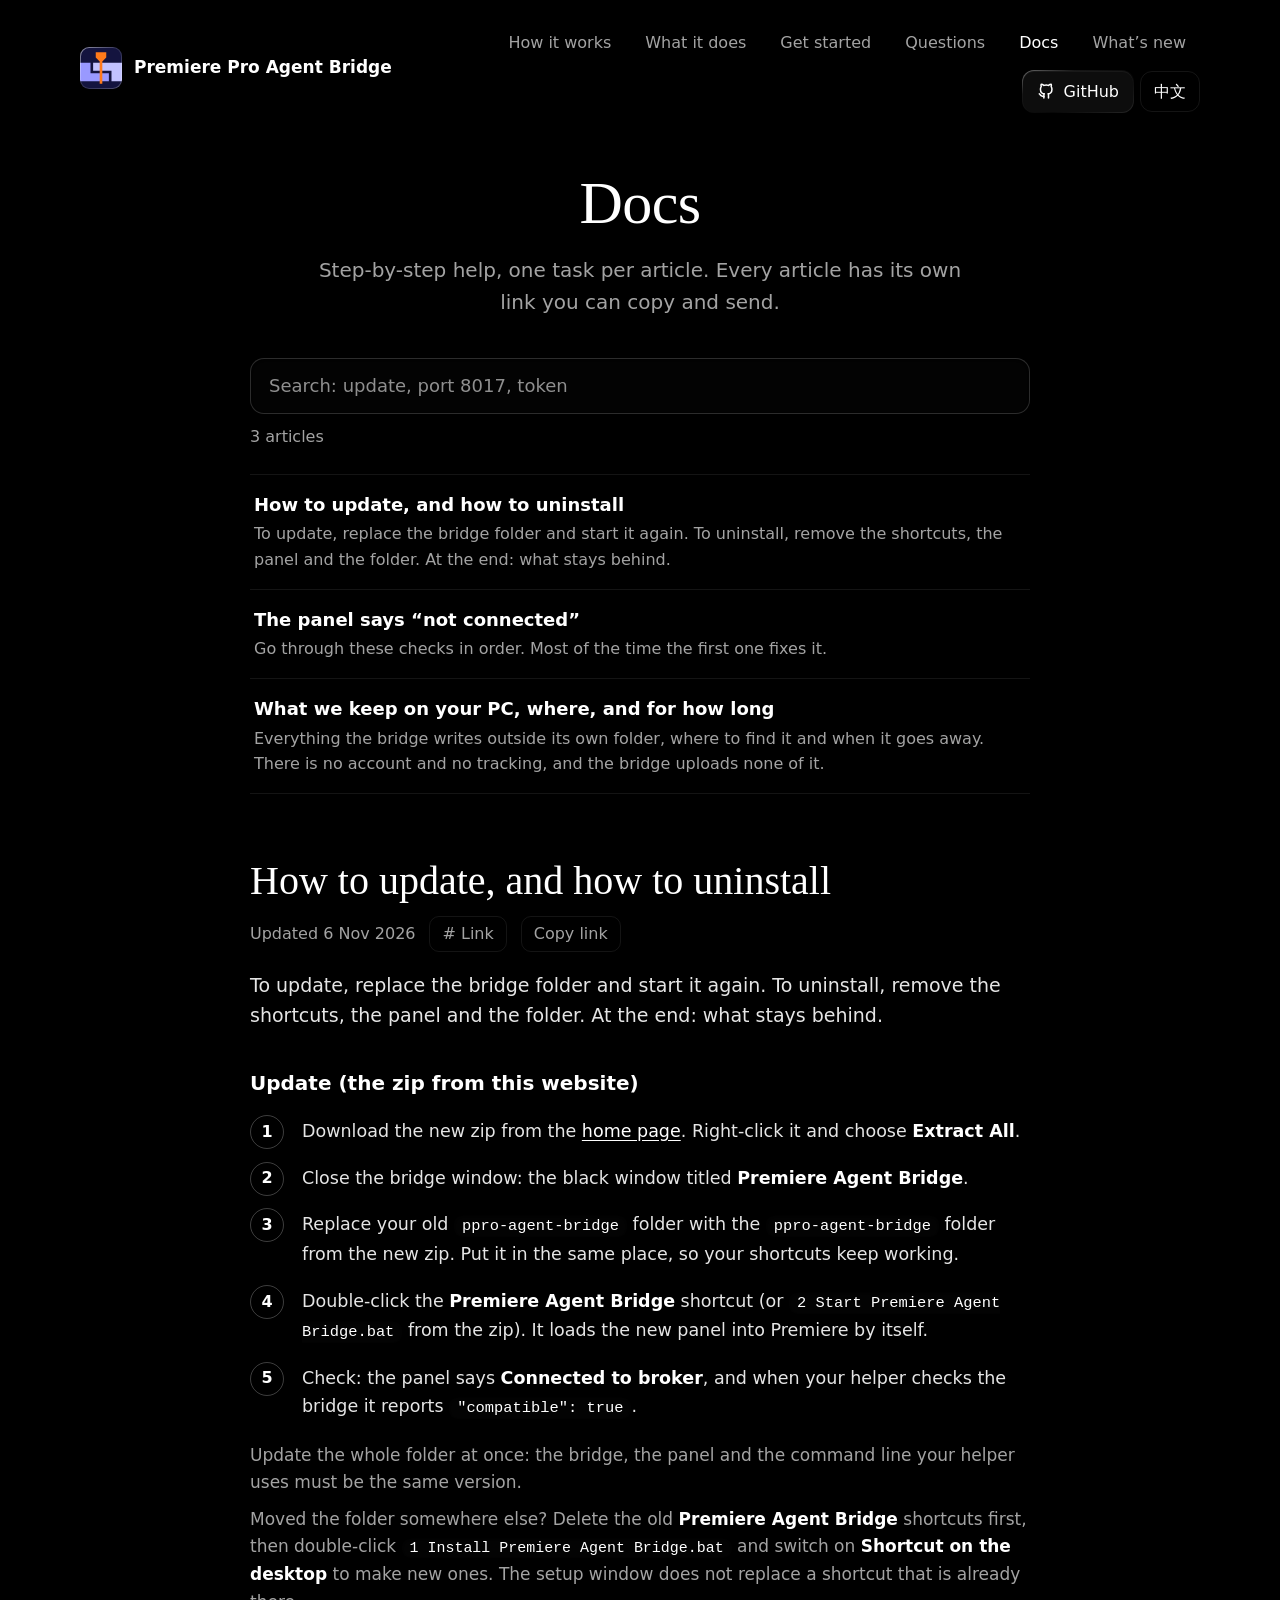
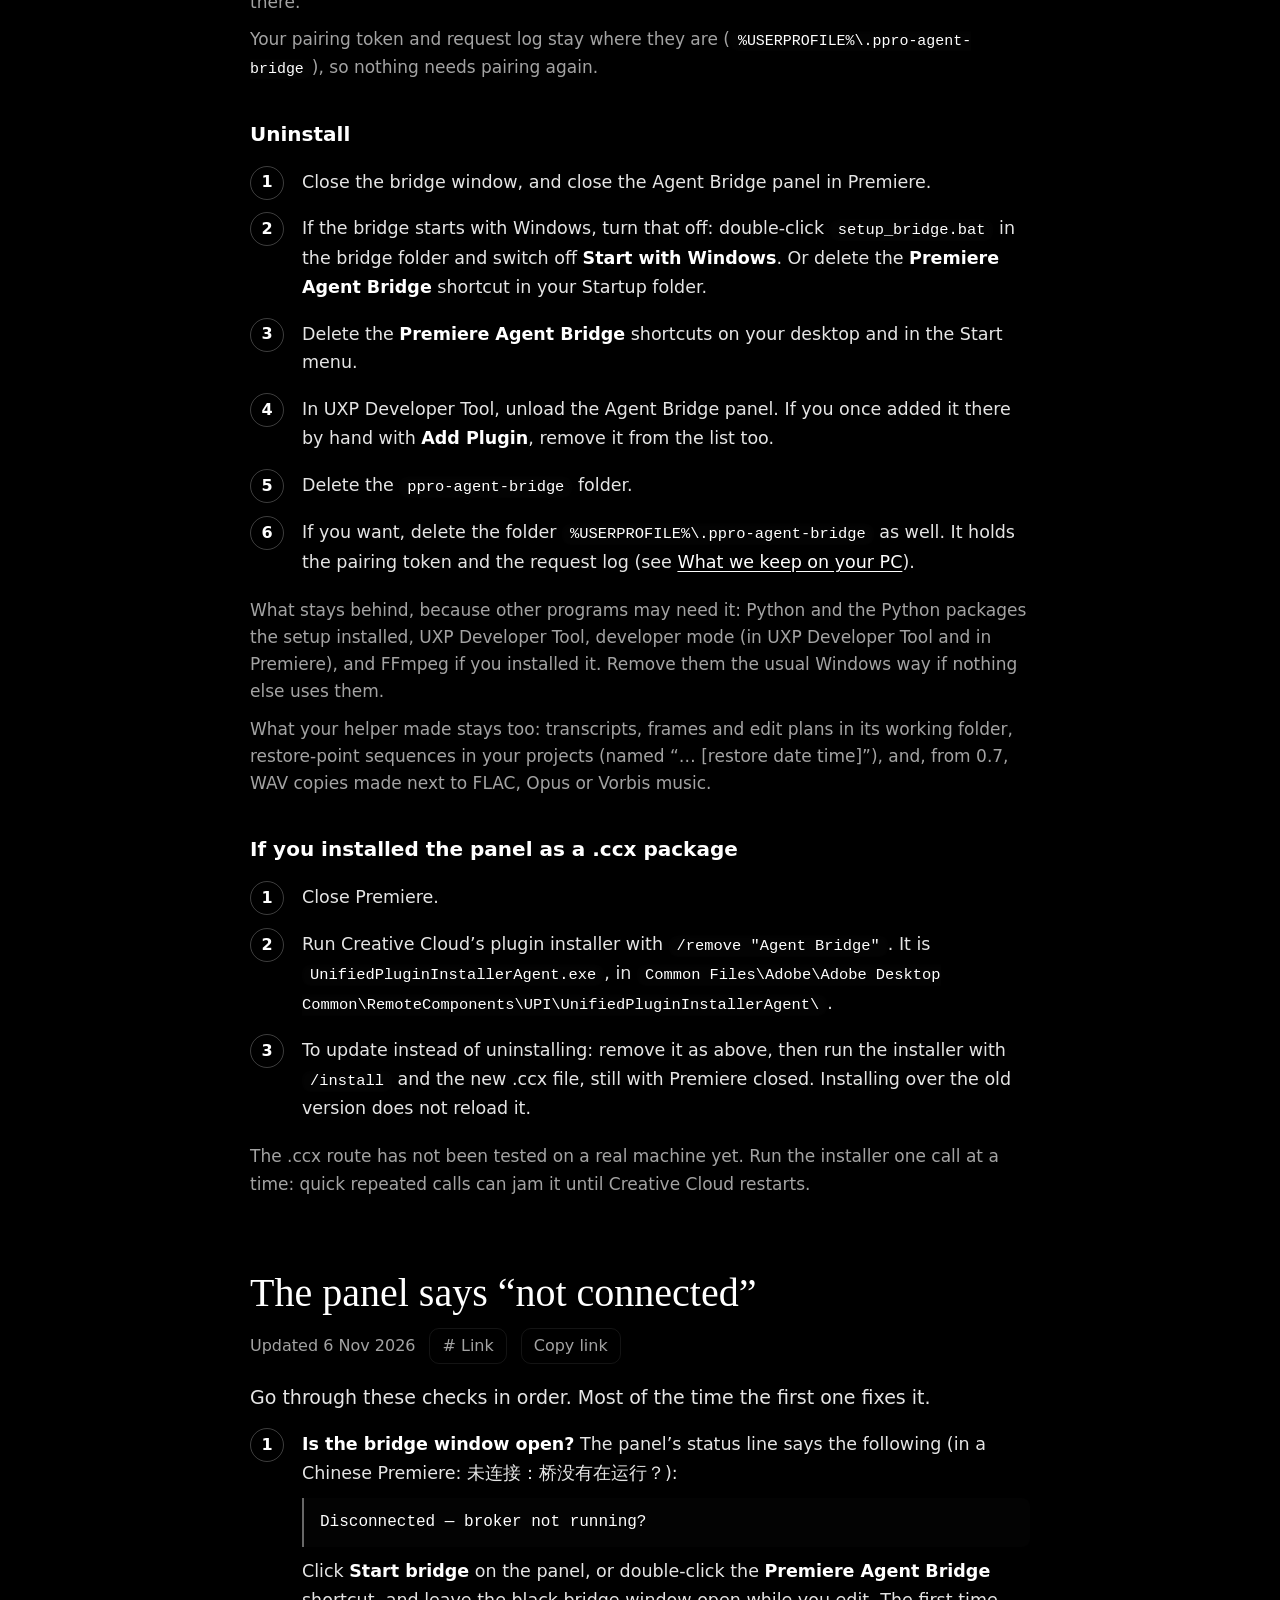
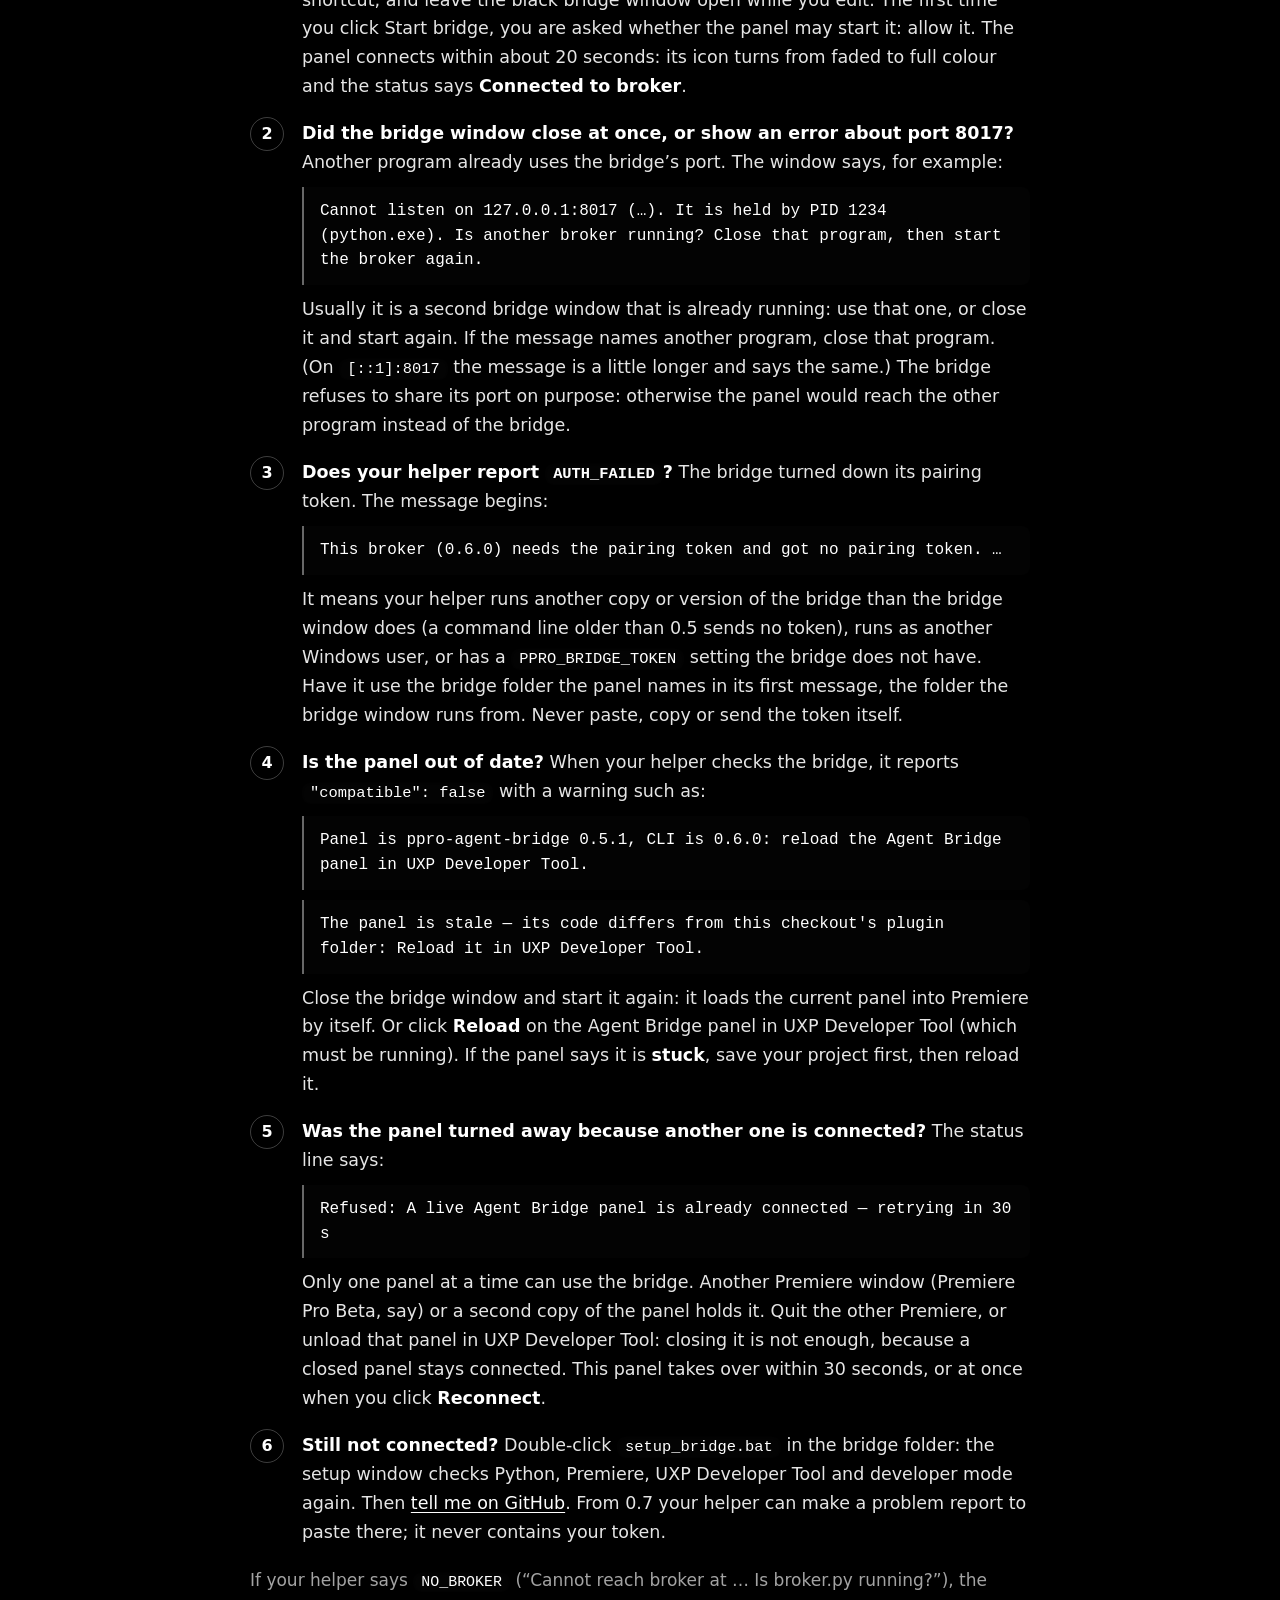
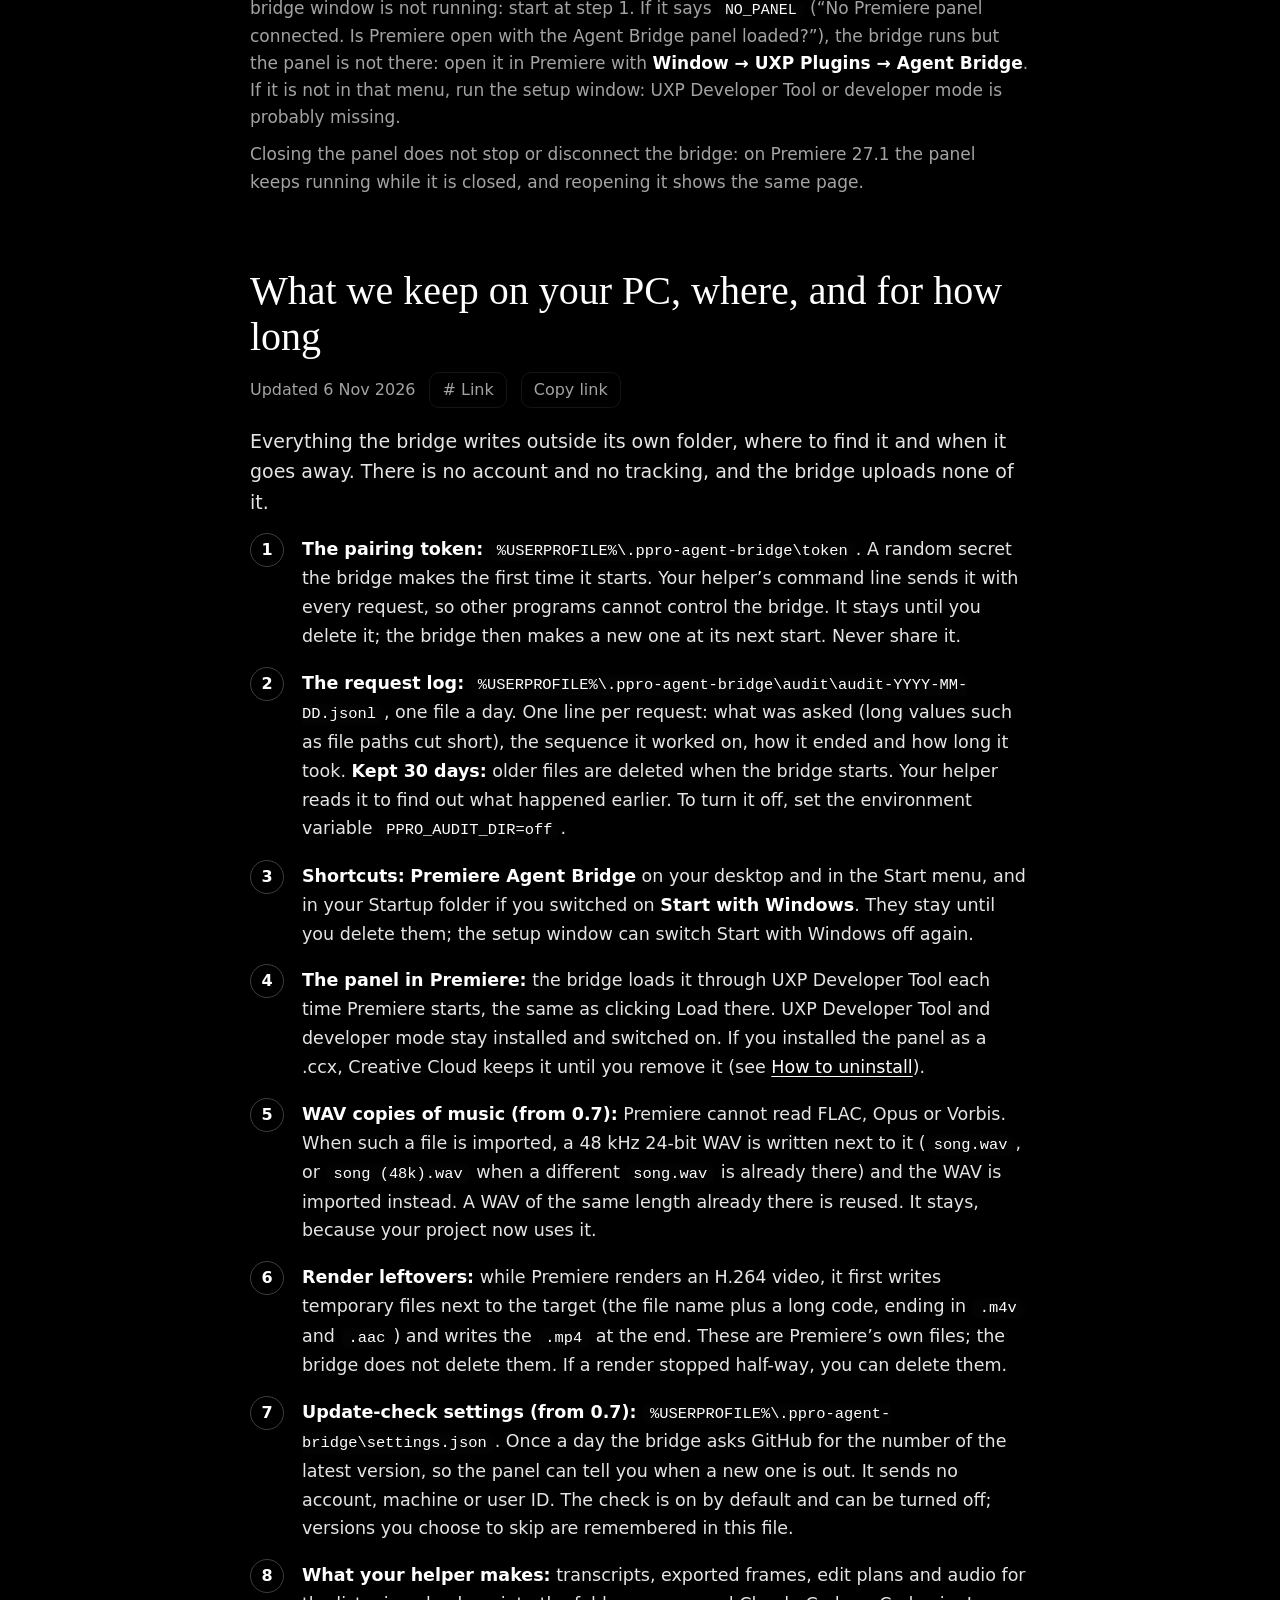
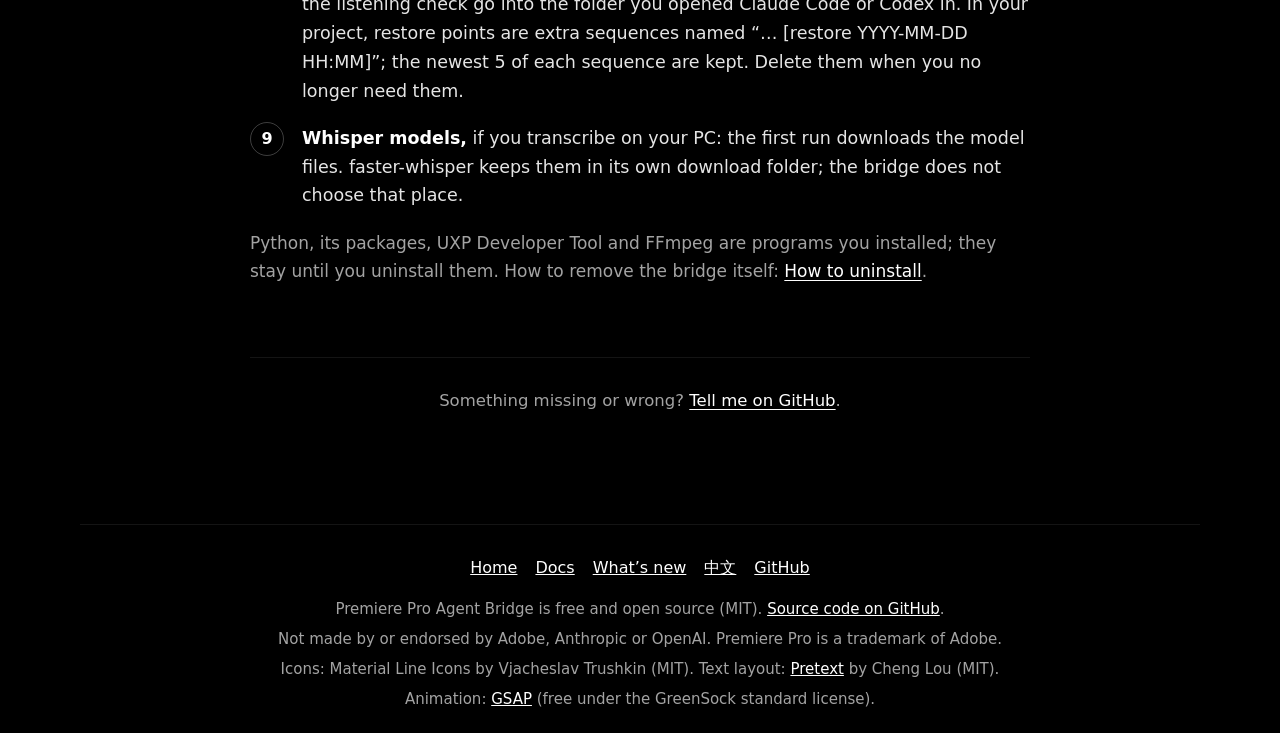
<file: docs/docs.html>
<!doctype html>
<html lang="en">
<head>
<meta charset="utf-8">
<meta name="viewport" content="width=device-width, initial-scale=1">
<title>Docs: Premiere Pro Agent Bridge</title>
<meta name="description" content="Step-by-step help for Premiere Pro Agent Bridge: updating and uninstalling, fixing a panel that says it is not connected, and what it keeps on your PC.">
<link rel="canonical" href="https://zeussheen.github.io/ppro-agent-bridge/docs.html">
<link rel="alternate" hreflang="en" href="https://zeussheen.github.io/ppro-agent-bridge/docs.html">
<link rel="alternate" hreflang="zh-Hans" href="https://zeussheen.github.io/ppro-agent-bridge/zh/docs.html">
<link rel="alternate" hreflang="x-default" href="https://zeussheen.github.io/ppro-agent-bridge/docs.html">
<meta name="color-scheme" content="dark">
<meta name="theme-color" content="#000000">
<meta property="og:type" content="article">
<meta property="og:title" content="Docs: Premiere Pro Agent Bridge">
<meta property="og:description" content="Step-by-step help for Premiere Pro Agent Bridge: updating and uninstalling, fixing a panel that says it is not connected, and what it keeps on your PC.">
<meta property="og:url" content="https://zeussheen.github.io/ppro-agent-bridge/docs.html">
<meta property="og:locale" content="en_US">
<meta property="og:image" content="https://zeussheen.github.io/ppro-agent-bridge/og-image.png?v=0.7.2">
<meta name="twitter:card" content="summary_large_image">
<link rel="icon" type="image/svg+xml" href="data:image/svg+xml,%3Csvg xmlns='http://www.w3.org/2000/svg' viewBox='0 0 256 256' width='256' height='256'%3E%3Cdefs%3E%3ClinearGradient id='rim' x1='0' y1='0' x2='1' y2='1'%3E%3Cstop offset='0' stop-color='%23fff' stop-opacity='0.55'/%3E%3Cstop offset='0.5' stop-color='%23fff' stop-opacity='0.12'/%3E%3Cstop offset='1' stop-color='%23fff' stop-opacity='0.26'/%3E%3C/linearGradient%3E%3CclipPath id='tile'%3E%3Crect width='256' height='256' rx='56'/%3E%3C/clipPath%3E%3C/defs%3E%3Crect width='256' height='256' rx='56' fill='%2314143F'/%3E%3Cg clip-path='url(%23tile)'%3E%3Cpath d='M0 96L64 96L64 160L176 160L176 208L0 208Z' fill='%239999FF'/%3E%3Cpath d='M80 96L256 96L256 208L192 208L192 144L80 144Z' fill='%23C2C2FF'/%3E%3C/g%3E%3Cpath d='M96 32H160V64L136 88V224H120V88L96 64Z' fill='%23FF7A1A'/%3E%3Crect width='256' height='256' rx='56' fill='none' stroke='url(%23rim)' stroke-width='2'%0A        vector-effect='non-scaling-stroke' clip-path='url(%23tile)'/%3E%3C/svg%3E">
<link rel="icon" href="favicon.ico" sizes="16x16 24x24 32x32 48x48 64x64 128x128 256x256">
<script>
/* The language switch is a plain link. With JavaScript it also remembers the choice, and a later visit to a page in
   the other language goes straight to this one (a ?lang= in the address skips that). */
(function () {
  var KEY = 'ppro-bridge.lang';
  try {
    var want = localStorage.getItem(KEY);
    if (want && want !== 'en' && !/[?&]lang=/.test(location.search)) { location.replace('zh/docs.html' + location.hash); return; }
  } catch (e) {}
  document.addEventListener('click', function (e) {
    var a = e.target.closest && e.target.closest('a[data-lang]');
    if (a) { try { localStorage.setItem(KEY, a.getAttribute('data-lang')); } catch (err) {} }
  });
})();
</script>
<style>
/* Shared by every page (build_page.py inlines it): the colours, type, top bar, footer and the Chinese type rules. */
:root {
  color-scheme: dark;
  --font: "Segoe UI Variable Text", "Segoe UI", system-ui, -apple-system, "Helvetica Neue", Arial, sans-serif;
  --serif: "Iowan Old Style", "Palatino Linotype", Palatino, "Book Antiqua", Georgia, serif;
  --mono: "Cascadia Mono", Consolas, ui-monospace, monospace;
  --ease: cubic-bezier(0.23, 1, 0.32, 1);
  --page: #000000;
  --el: #0d0d0d;
  --well: #030303;
  --sh-d: rgba(0, 0, 0, 0.95);
  --sh-l: rgba(255, 255, 255, 0.055);
  --hairline: rgba(255, 255, 255, 0.08);
  --edge: rgba(255, 255, 255, 0.07);
  --text: #ffffff;
  --muted: #a3a3a3;
  --accent: #ffffff;
  --accent-btn: #ffffff;
  --accent-hover: #e4e4e4;
  --accent-text: #e5e5e5;
  --ok: #ffffff;
  /* on pure black the light half of a soft shadow turns into a grey smear around every card, so surfaces
     get only a hairline of light along the top edge (raised) or a tight dark inner shadow (sunken) */
  --raise: inset 0 1px 0 rgba(255, 255, 255, 0.05);
  --raise-sm: inset 0 1px 0 rgba(255, 255, 255, 0.05);
  --inset: inset 0 1px 3px rgba(0, 0, 0, 0.9);
  --inset-sm: inset 0 1px 2px rgba(0, 0, 0, 0.9);
}
/* Chinese pages: a CJK stack after the Latin faces (Latin letters keep their look, Chinese falls through to a
   Chinese face), roomier lines, no tracking (tracking spreads Chinese characters apart), no slanted cite (Chinese
   titles carry 《》 instead), and punctuation kept off the start of a line. */
html:lang(zh) {
  --font: "Segoe UI Variable Text", "Segoe UI", "Microsoft YaHei UI", "Microsoft YaHei", "PingFang SC", "Hiragino Sans GB",
    "Noto Sans SC", "Source Han Sans SC", system-ui, sans-serif;
  --serif: "Iowan Old Style", "Palatino Linotype", Palatino, "Noto Serif SC", "Source Han Serif SC", "Songti SC", "STSong",
    "Microsoft YaHei UI", "Microsoft YaHei", serif;
}
html:lang(zh) body { line-height: 1.75; line-break: strict; }
html:lang(zh) body * { letter-spacing: 0 !important; }
html:lang(zh) cite, html:lang(zh) em, html:lang(zh) i { font-style: normal; }
html:lang(zh) :is(h1, h2, h3) { text-wrap: balance; }
html:lang(zh) p { text-wrap: pretty; }  /* no single character left alone on the last line */
*, *::before, *::after { box-sizing: border-box; }
html { background: var(--page); scroll-behavior: smooth; }
body {
  margin: 0; font-family: var(--font); font-size: 18px; line-height: 1.6;
  color: var(--text); background: var(--page); -webkit-font-smoothing: antialiased; overflow-x: hidden;
}
h1, h2, h3, p, ol, ul, figure { margin: 0; }
a { color: inherit; }
:focus { outline: none; }
:focus-visible { outline: 2px solid var(--accent-text); outline-offset: 3px; border-radius: 12px; }
.ic { display: inline-flex; width: 1.15em; height: 1.15em; flex: none; }
.ic svg { width: 100%; height: 100%; display: block; }
.nw { white-space: nowrap; }  /* a name that must not break across lines, e.g. Premiere Pro in a Chinese heading */
.sr { position: absolute; width: 1px; height: 1px; overflow: hidden; clip-path: inset(50%); white-space: nowrap; }

.wrap { position: relative; z-index: 1; width: min(1120px, calc(100% - 32px)); margin: 0 auto; }

/* top bar: the bridge on the left; the sections, GitHub and the language switch on the right */
.top { display: flex; align-items: center; justify-content: space-between; gap: 16px; padding: 22px 0; }
.brand { display: flex; align-items: center; gap: 12px; text-decoration: none; font-weight: 650; font-size: 17px; }
.mark { display: block; width: 42px; height: 42px; flex: none; }
.mark svg { display: block; width: 42px; height: 42px; }  /* the bridge icon: its own tile and glass rim */
.links { display: flex; gap: 6px; flex-wrap: wrap; justify-content: flex-end; align-items: center; }
.links a {
  text-decoration: none; color: var(--muted); font-size: 16px; padding: 8px 14px; border-radius: 12px;
  transition: color 160ms var(--ease);
}
.links a[aria-current="page"] { color: var(--text); }
.links a.gh { display: inline-flex; align-items: center; gap: 8px; color: var(--text); box-shadow: var(--raise-sm); }
/* the language switch: a plain link to the same page in the other language, a hairline round it */
.links a.lang { color: var(--text); border: 1px solid var(--hairline); padding: 7px 13px; }
/* glass rim: a thin edge of light, brightest at the top-left corner and fading round the sides */
.links a.gh {
  border: 1px solid transparent;
  background:
    linear-gradient(var(--el), var(--el)) padding-box,
    linear-gradient(155deg, rgba(255, 255, 255, 0.42), rgba(255, 255, 255, 0.09) 26%, rgba(255, 255, 255, 0.03) 60%, rgba(255, 255, 255, 0.15)) border-box;
}
@media (hover: hover) and (pointer: fine) {
  .links a:hover { color: var(--text); }
  .links a.lang:hover { border-color: rgba(255, 255, 255, 0.24); }
}

code {
  font-family: var(--mono); font-size: 0.92em; color: var(--text); padding: 2px 8px; border-radius: 8px;
  background: var(--well); box-shadow: var(--inset-sm); white-space: nowrap;
}

/* footer */
footer.site { margin: 110px 0 0; padding: 30px 0 40px; border-top: 1px solid var(--hairline); color: var(--muted); font-size: 15px; display: grid; gap: 6px; text-align: center; }
footer.site a { color: var(--text); }
footer.site .more { display: flex; flex-wrap: wrap; justify-content: center; gap: 4px 18px; margin-bottom: 10px; font-size: 16px; }

/* the bar keeps one line: the home page's section links give way first, then Get started, then Docs and What's new
   (the footer lists those on every page); GitHub and the language switch always stay */
.brand { flex: none; white-space: nowrap; }
@media (max-width: 1100px) { .links a.n1 { display: none; } }
@media (max-width: 900px) { .links a.n2 { display: none; } }
@media (max-width: 780px) { .links a.n3 { display: none; } }
@media (max-width: 640px) {
  body { font-size: 17px; }
  .top { padding: 16px 0; }
  .brand { font-size: 16px; }
}
@media (max-width: 420px) {
  .brand .name { display: none; }  /* the icon alone; the page title says the name */
}
@media (prefers-reduced-motion: reduce) {
  html { scroll-behavior: auto; }
}
/* The changelog and docs pages (build_page.py inlines it after base.css): one reading column, hairlines between
   entries, nothing that moves. Everything is in the HTML; the docs script only adds the search box and the
   copy-link buttons. */
[hidden] { display: none !important; }
.page { width: min(780px, 100%); margin: 0 auto; }
.page-head { padding: 36px 0 8px; text-align: center; }
.page-head h1 { font-family: var(--serif); font-weight: 400; font-size: clamp(40px, 5.6vw, 60px); line-height: 1.08; letter-spacing: -0.01em; }
.page-head .lead { max-width: 34em; margin: 18px auto 0; color: var(--muted); font-size: clamp(18px, 2vw, 20px); }
.page-head .lead a { color: var(--text); }
.page a { text-underline-offset: 3px; }

/* ---------- changelog ---------- */
.versions { display: flex; flex-wrap: wrap; justify-content: center; gap: 6px 4px; margin: 26px 0 0; padding: 0; list-style: none; }
.versions a {
  display: inline-block; padding: 6px 12px; border-radius: 10px; font-size: 16px; color: var(--muted); text-decoration: none;
  font-variant-numeric: tabular-nums;
}
.release { padding: 40px 0 36px; border-top: 1px solid var(--hairline); scroll-margin-top: 16px; }
.versions + .release, .page-head + .release { margin-top: 40px; }
.release-head { display: flex; flex-wrap: wrap; align-items: baseline; gap: 6px 16px; }
.release h2 { font-family: var(--serif); font-weight: 400; font-size: clamp(32px, 4vw, 40px); line-height: 1.1; font-variant-numeric: lining-nums; }
.release h2 a { text-decoration: none; }
.release .when { color: var(--muted); font-size: 16px; }
.tag { display: inline-block; padding: 2px 12px; border: 1px solid rgba(255, 255, 255, 0.3); border-radius: 999px; font-size: 16px; color: var(--text); }
.release .note { margin-top: 12px; color: var(--muted); font-size: 17px; }
.group { margin-top: 26px; }
.group h3 { display: flex; align-items: center; gap: 12px; font-size: 17px; font-weight: 650; }
.group h3::before { content: ""; width: 20px; height: 1px; background: rgba(255, 255, 255, 0.45); }
.group ul { display: grid; gap: 10px; margin-top: 12px; padding: 0; list-style: none; }
.group li { position: relative; padding-left: 32px; color: var(--accent-text); font-size: 17.5px; line-height: 1.6; }
.group li::before { content: ""; position: absolute; left: 7px; top: 0.72em; width: 5px; height: 5px; border-radius: 50%; background: var(--muted); }
.changelog-end { margin-top: 8px; padding-top: 30px; border-top: 1px solid var(--hairline); color: var(--muted); font-size: 16.5px; text-align: center; }
.changelog-end a { color: var(--text); }

/* ---------- docs ---------- */
.search { margin: 32px 0 0; }
.search input {
  width: 100%; min-height: 56px; padding: 12px 18px; border-radius: 14px; border: 1px solid rgba(255, 255, 255, 0.16);
  font: inherit; font-size: 18px; color: var(--text); background: var(--well); box-shadow: var(--inset-sm);
  -webkit-appearance: none; appearance: none;
}
.search input::placeholder { color: #8f8f8f; }
.search input:focus-visible { outline: 2px solid var(--accent-text); outline-offset: 2px; border-radius: 14px; }
.search-count { min-height: 1.6em; margin-top: 10px; color: var(--muted); font-size: 16px; }
.toc { margin: 24px 0 0; padding: 0; list-style: none; border-top: 1px solid var(--hairline); }
.toc li { border-bottom: 1px solid var(--hairline); }
.toc a { display: block; padding: 16px 4px; text-decoration: none; }
.toc .t { display: block; font-size: 18px; font-weight: 600; }
.toc .s { display: block; margin-top: 2px; color: var(--muted); font-size: 16px; }
.doc { padding: 64px 0 8px; scroll-margin-top: 16px; }
.doc h2 { font-family: var(--serif); font-weight: 400; font-size: clamp(30px, 3.8vw, 40px); line-height: 1.15; }
.doc .meta { display: flex; flex-wrap: wrap; align-items: center; gap: 8px 14px; margin-top: 12px; color: var(--muted); font-size: 16px; }
.doc .meta a, .copy-link {
  display: inline-flex; align-items: center; min-height: 36px; padding: 4px 12px; border-radius: 10px;
  border: 1px solid var(--hairline); background: none; font: inherit; font-size: 16px; color: var(--muted);
  text-decoration: none; cursor: pointer;
}
.copy-link.done { color: var(--text); border-color: rgba(255, 255, 255, 0.3); }
.doc .summary { margin-top: 18px; color: var(--accent-text); font-size: 19px; line-height: 1.6; }
.doc h3 { margin-top: 36px; font-size: 20px; font-weight: 650; scroll-margin-top: 16px; }
.doc ol { display: grid; gap: 18px; margin-top: 18px; padding: 0; list-style: none; counter-reset: step; }
.doc ol > li { position: relative; padding-left: 52px; color: var(--accent-text); font-size: 17.5px; line-height: 1.65; counter-increment: step; }
.doc ol > li::before {
  content: counter(step); position: absolute; left: 0; top: -2px; display: grid; place-items: center; width: 34px; height: 34px;
  border-radius: 50%; border: 1px solid rgba(255, 255, 255, 0.24); font-size: 16px; font-weight: 650; color: var(--text);
  font-variant-numeric: tabular-nums;
}
.doc ol > li > * + * { margin-top: 10px; }
.doc b { color: var(--text); font-weight: 650; }
.doc code { white-space: normal; overflow-wrap: anywhere; font-size: 0.88em; }
.doc samp {
  display: block; padding: 12px 16px; border-left: 2px solid rgba(255, 255, 255, 0.4); border-radius: 0 8px 8px 0;
  background: var(--well); font-family: var(--mono); font-size: 16px; line-height: 1.55; color: var(--text); overflow-wrap: anywhere;
}
.doc .notes { display: grid; gap: 10px; margin-top: 20px; color: var(--muted); font-size: 17px; }
.doc .notes a, .doc ol a { color: var(--text); }
.empty { padding: 28px 0; color: var(--muted); font-size: 17px; }
.docs-end { margin-top: 64px; padding-top: 30px; border-top: 1px solid var(--hairline); color: var(--muted); font-size: 16.5px; text-align: center; }
.docs-end a { color: var(--text); }

@media (hover: hover) and (pointer: fine) {
  .versions a:hover, .doc .meta a:hover, .copy-link:hover { color: var(--text); }
  .toc a:hover .t { text-decoration: underline; text-underline-offset: 4px; }
}
@media (max-width: 640px) {
  .page-head { padding-top: 20px; }
  .doc ol > li { padding-left: 46px; }
  .group li { padding-left: 26px; }
}
</style>
</head>
<body class="docs-page">
<div class="wrap">
  <header class="top">
    <a class="brand" href="./">
      <span class="mark" aria-hidden="true"><svg aria-hidden="true" focusable="false" xmlns="http://www.w3.org/2000/svg" viewBox="0 0 256 256"><defs><linearGradient id="rim-29" x1="0" y1="0" x2="1" y2="1"><stop offset="0" stop-color="#fff" stop-opacity="0.55"/><stop offset="0.5" stop-color="#fff" stop-opacity="0.12"/><stop offset="1" stop-color="#fff" stop-opacity="0.26"/></linearGradient><clipPath id="tile-29"><rect width="256" height="256" rx="56"/></clipPath></defs><rect width="256" height="256" rx="56" fill="#14143F"/><g clip-path="url(#tile-29)"><path d="M0 96L64 96L64 160L176 160L176 208L0 208Z" fill="#9999FF"/><path d="M80 96L256 96L256 208L192 208L192 144L80 144Z" fill="#C2C2FF"/></g><path d="M96 32H160V64L136 88V224H120V88L96 64Z" fill="#FF7A1A"/><rect width="256" height="256" rx="56" fill="none" stroke="url(#rim-29)" stroke-width="2"
        vector-effect="non-scaling-stroke" clip-path="url(#tile-29)"/></svg></span>
      <span class="name">Premiere Pro Agent Bridge</span>
    </a>
    <nav class="links" aria-label="Page">
      <a class="n1" href="./#how">How it works</a>
      <a class="n1" href="./#what">What it does</a>
      <a class="n2" href="./#start">Get started</a>
      <a class="n1" href="./#faq">Questions</a>
      <a class="n3" href="docs.html" aria-current="page">Docs</a>
      <a class="n3" href="changelog.html">What&rsquo;s new</a>
      <a class="gh" href="https://github.com/ZeusSheen/ppro-agent-bridge"><span class="ic" aria-hidden="true"><svg xmlns="http://www.w3.org/2000/svg" width="1em" height="1em" viewBox="0 0 24 24"><g fill="none" stroke="currentColor" stroke-linecap="round" stroke-linejoin="round" stroke-width="2"><path stroke-dasharray="32" d="M12 4c1.67 0 2.61 0.4 3 0.5c0.53 -0.43 1.94 -1.5 3.5 -1.5c0.34 1 0.29 2.22 0 3c0.75 1 1 2 1 3.5c0 2.19 -0.48 3.58 -1.5 4.5c-1.02 0.92 -2.11 1.37 -3.5 1.5c0.65 0.54 0.5 1.87 0.5 2.5c0 0.73 0 3 0 3M12 4c-1.67 0 -2.61 0.4 -3 0.5c-0.53 -0.43 -1.94 -1.5 -3.5 -1.5c-0.34 1 -0.29 2.22 0 3c-0.75 1 -1 2 -1 3.5c0 2.19 0.48 3.58 1.5 4.5c1.02 0.92 2.11 1.37 3.5 1.5c-0.65 0.54 -0.5 1.87 -0.5 2.5c0 0.73 0 3 0 3"><animate fill="freeze" attributeName="stroke-dashoffset" dur="0.6s" values="32;0"/></path><path stroke-dasharray="10" stroke-dashoffset="10" d="M9 19c-1.41 0 -2.84 -0.56 -3.69 -1.19c-0.84 -0.63 -1.09 -1.66 -2.31 -2.31"><animate fill="freeze" attributeName="stroke-dashoffset" begin="0.7s" dur="0.2s" to="0"/></path></g></svg></span>GitHub</a>
      <a class="lang" href="zh/docs.html" hreflang="zh-Hans" lang="zh-Hans" data-lang="zh">中文</a>
    </nav>
  </header>
  <main class="page">
    <div class="page-head">
      <h1>Docs</h1>
      <p class="lead">Step-by-step help, one task per article. Every article has its own link you can copy and send.</p>
    </div>
    <div class="search" data-search hidden>
      <label class="sr" for="doc-search">Search the docs</label>
      <input id="doc-search" type="search" placeholder="Search: update, port 8017, token" autocomplete="off" spellcheck="false" aria-describedby="doc-count">
      <p class="search-count" id="doc-count" aria-live="polite"></p>
    </div>
    <nav aria-label="Articles">
      <ul class="toc">
        <li data-doc="update-uninstall"><a href="#update-uninstall"><span class="t">How to update, and how to uninstall</span><span class="s">To update, replace the bridge folder and start it again. To uninstall, remove the shortcuts, the panel and the folder. At the end: what stays behind.</span></a></li>
        <li data-doc="not-connected"><a href="#not-connected"><span class="t">The panel says “not connected”</span><span class="s">Go through these checks in order. Most of the time the first one fixes it.</span></a></li>
        <li data-doc="what-we-keep"><a href="#what-we-keep"><span class="t">What we keep on your PC, where, and for how long</span><span class="s">Everything the bridge writes outside its own folder, where to find it and when it goes away. There is no account and no tracking, and the bridge uploads none of it.</span></a></li>
      </ul>
    </nav>
    <article class="doc" id="update-uninstall" aria-labelledby="update-uninstall-h" data-doc="update-uninstall">
      <h2 id="update-uninstall-h">How to update, and how to uninstall</h2>
      <p class="meta"><span>Updated <time datetime="2026-11-06">6 Nov 2026</time></span><a href="#update-uninstall">#&nbsp;Link</a><button type="button" class="copy-link" data-copy="update-uninstall" hidden>Copy link</button></p>
      <p class="summary">To update, replace the bridge folder and start it again. To uninstall, remove the shortcuts, the panel and the folder. At the end: what stays behind.</p>
      <h3 id="update">Update (the zip from this website)</h3>
      <ol>
        <li><p>Download the new zip from the <a href="./#start">home page</a>. Right-click it and choose <b>Extract All</b>.</p></li>
        <li><p>Close the bridge window: the black window titled <b>Premiere Agent Bridge</b>.</p></li>
        <li><p>Replace your old <code>ppro-agent-bridge</code> folder with the <code>ppro-agent-bridge</code> folder from the new zip. Put it in the same place, so your shortcuts keep working.</p></li>
        <li><p>Double-click the <b>Premiere Agent Bridge</b> shortcut (or <code>2 Start Premiere Agent Bridge.bat</code> from the zip). It loads the new panel into Premiere by itself.</p></li>
        <li><p>Check: the panel says <b>Connected to broker</b>, and when your helper checks the bridge it reports <code>"compatible": true</code>.</p></li>
      </ol>
      <div class="notes">
        <p>Update the whole folder at once: the bridge, the panel and the command line your helper uses must be the same version.</p>
        <p>Moved the folder somewhere else? Delete the old <b>Premiere Agent Bridge</b> shortcuts first, then double-click <code>1 Install Premiere Agent Bridge.bat</code> and switch on <b>Shortcut on the desktop</b> to make new ones. The setup window does not replace a shortcut that is already there.</p>
        <p>Your pairing token and request log stay where they are (<code>%USERPROFILE%\.ppro-agent-bridge</code>), so nothing needs pairing again.</p>
      </div>
      <h3 id="uninstall">Uninstall</h3>
      <ol>
        <li><p>Close the bridge window, and close the Agent Bridge panel in Premiere.</p></li>
        <li><p>If the bridge starts with Windows, turn that off: double-click <code>setup_bridge.bat</code> in the bridge folder and switch off <b>Start with Windows</b>. Or delete the <b>Premiere Agent Bridge</b> shortcut in your Startup folder.</p></li>
        <li><p>Delete the <b>Premiere Agent Bridge</b> shortcuts on your desktop and in the Start menu.</p></li>
        <li><p>In UXP Developer Tool, unload the Agent Bridge panel. If you once added it there by hand with <b>Add Plugin</b>, remove it from the list too.</p></li>
        <li><p>Delete the <code>ppro-agent-bridge</code> folder.</p></li>
        <li><p>If you want, delete the folder <code>%USERPROFILE%\.ppro-agent-bridge</code> as well. It holds the pairing token and the request log (see <a href="#what-we-keep">What we keep on your PC</a>).</p></li>
      </ol>
      <div class="notes">
        <p>What stays behind, because other programs may need it: Python and the Python packages the setup installed, UXP Developer Tool, developer mode (in UXP Developer Tool and in Premiere), and FFmpeg if you installed it. Remove them the usual Windows way if nothing else uses them.</p>
        <p>What your helper made stays too: transcripts, frames and edit plans in its working folder, restore-point sequences in your projects (named “… [restore date time]”), and, from 0.7, WAV copies made next to FLAC, Opus or Vorbis music.</p>
      </div>
      <h3 id="ccx">If you installed the panel as a .ccx package</h3>
      <ol>
        <li><p>Close Premiere.</p></li>
        <li><p>Run Creative Cloud’s plugin installer with <code>/remove "Agent Bridge"</code>. It is <code>UnifiedPluginInstallerAgent.exe</code>, in <code>Common Files\Adobe\Adobe Desktop Common\RemoteComponents\UPI\UnifiedPluginInstallerAgent\</code>.</p></li>
        <li><p>To update instead of uninstalling: remove it as above, then run the installer with <code>/install</code> and the new .ccx file, still with Premiere closed. Installing over the old version does not reload it.</p></li>
      </ol>
      <div class="notes">
        <p>The .ccx route has not been tested on a real machine yet. Run the installer one call at a time: quick repeated calls can jam it until Creative Cloud restarts.</p>
      </div>
    </article>
    <article class="doc" id="not-connected" aria-labelledby="not-connected-h" data-doc="not-connected">
      <h2 id="not-connected-h">The panel says “not connected”</h2>
      <p class="meta"><span>Updated <time datetime="2026-11-06">6 Nov 2026</time></span><a href="#not-connected">#&nbsp;Link</a><button type="button" class="copy-link" data-copy="not-connected" hidden>Copy link</button></p>
      <p class="summary">Go through these checks in order. Most of the time the first one fixes it.</p>
      <ol>
        <li><p><b>Is the bridge window open?</b> The panel’s status line says the following (in a Chinese Premiere: 未连接：桥没有在运行？):</p><samp>Disconnected — broker not running?</samp><p>Click <b>Start bridge</b> on the panel, or double-click the <b>Premiere Agent Bridge</b> shortcut, and leave the black bridge window open while you edit. The first time you click Start bridge, you are asked whether the panel may start it: allow it. The panel connects within about 20 seconds: its icon turns from faded to full colour and the status says <b>Connected to broker</b>.</p></li>
        <li><p><b>Did the bridge window close at once, or show an error about port 8017?</b> Another program already uses the bridge’s port. The window says, for example:</p><samp>Cannot listen on 127.0.0.1:8017 (…). It is held by PID 1234 (python.exe). Is another broker running? Close that program, then start the broker again.</samp><p>Usually it is a second bridge window that is already running: use that one, or close it and start again. If the message names another program, close that program. (On <code>[::1]:8017</code> the message is a little longer and says the same.) The bridge refuses to share its port on purpose: otherwise the panel would reach the other program instead of the bridge.</p></li>
        <li><p><b>Does your helper report <code>AUTH_FAILED</code>?</b> The bridge turned down its pairing token. The message begins:</p><samp>This broker (0.6.0) needs the pairing token and got no pairing token. …</samp><p>It means your helper runs another copy or version of the bridge than the bridge window does (a command line older than 0.5 sends no token), runs as another Windows user, or has a <code>PPRO_BRIDGE_TOKEN</code> setting the bridge does not have. Have it use the bridge folder the panel names in its first message, the folder the bridge window runs from. Never paste, copy or send the token itself.</p></li>
        <li><p><b>Is the panel out of date?</b> When your helper checks the bridge, it reports <code>"compatible": false</code> with a warning such as:</p><samp>Panel is ppro-agent-bridge 0.5.1, CLI is 0.6.0: reload the Agent Bridge panel in UXP Developer Tool.</samp><samp>The panel is stale — its code differs from this checkout's plugin folder: Reload it in UXP Developer Tool.</samp><p>Close the bridge window and start it again: it loads the current panel into Premiere by itself. Or click <b>Reload</b> on the Agent Bridge panel in UXP Developer Tool (which must be running). If the panel says it is <b>stuck</b>, save your project first, then reload it.</p></li>
        <li><p><b>Was the panel turned away because another one is connected?</b> The status line says:</p><samp>Refused: A live Agent Bridge panel is already connected — retrying in 30 s</samp><p>Only one panel at a time can use the bridge. Another Premiere window (Premiere Pro Beta, say) or a second copy of the panel holds it. Quit the other Premiere, or unload that panel in UXP Developer Tool: closing it is not enough, because a closed panel stays connected. This panel takes over within 30 seconds, or at once when you click <b>Reconnect</b>.</p></li>
        <li><p><b>Still not connected?</b> Double-click <code>setup_bridge.bat</code> in the bridge folder: the setup window checks Python, Premiere, UXP Developer Tool and developer mode again. Then <a href="https://github.com/ZeusSheen/ppro-agent-bridge/issues">tell me on GitHub</a>. From 0.7 your helper can make a problem report to paste there; it never contains your token.</p></li>
      </ol>
      <div class="notes">
        <p>If your helper says <code>NO_BROKER</code> (“Cannot reach broker at … Is broker.py running?”), the bridge window is not running: start at step 1. If it says <code>NO_PANEL</code> (“No Premiere panel connected. Is Premiere open with the Agent Bridge panel loaded?”), the bridge runs but the panel is not there: open it in Premiere with <b>Window → UXP Plugins → Agent Bridge</b>. If it is not in that menu, run the setup window: UXP Developer Tool or developer mode is probably missing.</p>
        <p>Closing the panel does not stop or disconnect the bridge: on Premiere 27.1 the panel keeps running while it is closed, and reopening it shows the same page.</p>
      </div>
    </article>
    <article class="doc" id="what-we-keep" aria-labelledby="what-we-keep-h" data-doc="what-we-keep">
      <h2 id="what-we-keep-h">What we keep on your PC, where, and for how long</h2>
      <p class="meta"><span>Updated <time datetime="2026-11-06">6 Nov 2026</time></span><a href="#what-we-keep">#&nbsp;Link</a><button type="button" class="copy-link" data-copy="what-we-keep" hidden>Copy link</button></p>
      <p class="summary">Everything the bridge writes outside its own folder, where to find it and when it goes away. There is no account and no tracking, and the bridge uploads none of it.</p>
      <ol>
        <li><p><b>The pairing token:</b> <code>%USERPROFILE%\.ppro-agent-bridge\token</code>. A random secret the bridge makes the first time it starts. Your helper’s command line sends it with every request, so other programs cannot control the bridge. It stays until you delete it; the bridge then makes a new one at its next start. Never share it.</p></li>
        <li><p><b>The request log:</b> <code>%USERPROFILE%\.ppro-agent-bridge\audit\audit-YYYY-MM-DD.jsonl</code>, one file a day. One line per request: what was asked (long values such as file paths cut short), the sequence it worked on, how it ended and how long it took. <b>Kept 30 days:</b> older files are deleted when the bridge starts. Your helper reads it to find out what happened earlier. To turn it off, set the environment variable <code>PPRO_AUDIT_DIR=off</code>.</p></li>
        <li><p><b>Shortcuts:</b> <b>Premiere Agent Bridge</b> on your desktop and in the Start menu, and in your Startup folder if you switched on <b>Start with Windows</b>. They stay until you delete them; the setup window can switch Start with Windows off again.</p></li>
        <li><p><b>The panel in Premiere:</b> the bridge loads it through UXP Developer Tool each time Premiere starts, the same as clicking Load there. UXP Developer Tool and developer mode stay installed and switched on. If you installed the panel as a .ccx, Creative Cloud keeps it until you remove it (see <a href="#uninstall">How to uninstall</a>).</p></li>
        <li><p><b>WAV copies of music (from 0.7):</b> Premiere cannot read FLAC, Opus or Vorbis. When such a file is imported, a 48 kHz 24-bit WAV is written next to it (<code>song.wav</code>, or <code>song (48k).wav</code> when a different <code>song.wav</code> is already there) and the WAV is imported instead. A WAV of the same length already there is reused. It stays, because your project now uses it.</p></li>
        <li><p><b>Render leftovers:</b> while Premiere renders an H.264 video, it first writes temporary files next to the target (the file name plus a long code, ending in <code>.m4v</code> and <code>.aac</code>) and writes the <code>.mp4</code> at the end. These are Premiere’s own files; the bridge does not delete them. If a render stopped half-way, you can delete them.</p></li>
        <li><p><b>Update-check settings (from 0.7):</b> <code>%USERPROFILE%\.ppro-agent-bridge\settings.json</code>. Once a day the bridge asks GitHub for the number of the latest version, so the panel can tell you when a new one is out. It sends no account, machine or user ID. The check is on by default and can be turned off; versions you choose to skip are remembered in this file.</p></li>
        <li><p><b>What your helper makes:</b> transcripts, exported frames, edit plans and audio for the listening check go into the folder you opened Claude Code or Codex in. In your project, restore points are extra sequences named “… [restore YYYY-MM-DD HH:MM]”; the newest 5 of each sequence are kept. Delete them when you no longer need them.</p></li>
        <li><p><b>Whisper models,</b> if you transcribe on your PC: the first run downloads the model files. faster-whisper keeps them in its own download folder; the bridge does not choose that place.</p></li>
      </ol>
      <div class="notes">
        <p>Python, its packages, UXP Developer Tool and FFmpeg are programs you installed; they stay until you uninstall them. How to remove the bridge itself: <a href="#uninstall">How to uninstall</a>.</p>
      </div>
    </article>
    <p class="empty" id="doc-empty" hidden>Nothing found. Try another word, or ask on GitHub.</p>
    <p class="docs-end">Something missing or wrong? <a href="https://github.com/ZeusSheen/ppro-agent-bridge/issues">Tell me on GitHub</a>.</p>
  </main>
  <footer class="site">
    <nav class="more" aria-label="More"><a href="./">Home</a> <a href="docs.html">Docs</a> <a href="changelog.html">What&rsquo;s new</a> <a href="zh/docs.html" hreflang="zh-Hans" lang="zh-Hans" data-lang="zh">中文</a> <a href="https://github.com/ZeusSheen/ppro-agent-bridge">GitHub</a></nav>
    <p>Premiere Pro Agent Bridge is free and open source (MIT). <a href="https://github.com/ZeusSheen/ppro-agent-bridge">Source code on GitHub</a>.</p>
    <p>Not made by or endorsed by Adobe, Anthropic or OpenAI. Premiere Pro is a trademark of Adobe.</p>
    <p>Icons: Material Line Icons by Vjacheslav Trushkin (MIT). Text layout: <a href="https://github.com/chenglou/pretext">Pretext</a> by Cheng Lou (MIT).</p>
    <p>Animation: <a href="https://gsap.com">GSAP</a> (free under the GreenSock standard license).</p>
  </footer>
</div>
<script>
/* Search and copy-link: without this script every article is listed and each has a plain # link. The search box
   hides the articles (and their contents entries) that do not hold every word typed; / or Ctrl+K jumps to it. */
(function () {
  var TEXT = {"count_all": "{n} articles", "count_some": "{n} of {total} articles", "copy": "Copy link", "copied": "Copied"};
  var box = document.querySelector('[data-search]');
  var input = document.getElementById('doc-search');
  var count = document.getElementById('doc-count');
  var empty = document.getElementById('doc-empty');
  var docs = Array.prototype.slice.call(document.querySelectorAll('article.doc'));
  var toc = Array.prototype.slice.call(document.querySelectorAll('.toc li'));
  function norm(s) { return (s.normalize ? s.normalize('NFKC') : s).toLowerCase(); }
  var hay = docs.map(function (d) { return norm(d.textContent); });
  function apply() {
    var words = norm(input.value).split(/\s+/).filter(Boolean), shown = 0;
    docs.forEach(function (d, i) {
      var hit = words.every(function (w) { return hay[i].indexOf(w) >= 0; });
      d.hidden = !hit;
      if (toc[i]) toc[i].hidden = !hit;
      if (hit) shown++;
    });
    empty.hidden = shown > 0;
    count.textContent = !words.length ? TEXT.count_all.replace('{n}', docs.length)
      : shown ? TEXT.count_some.replace('{n}', shown).replace('{total}', docs.length) : '';
  }
  if (box && input) {
    box.hidden = false;
    input.addEventListener('input', apply);
    apply();
    document.addEventListener('keydown', function (e) {
      var typing = /^(input|textarea|select)$/i.test((document.activeElement || {}).tagName || '');
      if ((e.key === '/' && !typing) || ((e.ctrlKey || e.metaKey) && (e.key || '').toLowerCase() === 'k')) {
        e.preventDefault();
        input.focus();
        input.select();
      }
    });
    // a link to an article the search has hidden clears the search first
    window.addEventListener('hashchange', function () {
      var target = document.getElementById(decodeURIComponent(location.hash.slice(1)));
      var article = target && target.closest('article.doc');
      if (article && article.hidden) { input.value = ''; apply(); target.scrollIntoView(); }
    });
  }
  if (navigator.clipboard && window.isSecureContext) {
    document.querySelectorAll('.copy-link').forEach(function (b) {
      b.hidden = false;
      b.addEventListener('click', function () {
        var url = location.href.split('#')[0] + '#' + b.getAttribute('data-copy');
        navigator.clipboard.writeText(url).then(function () {
          b.textContent = TEXT.copied;
          b.classList.add('done');
          setTimeout(function () { b.textContent = TEXT.copy; b.classList.remove('done'); }, 1600);
        }, function () {});
      });
    });
  }
})();
</script>
</body>
</html>
</file>
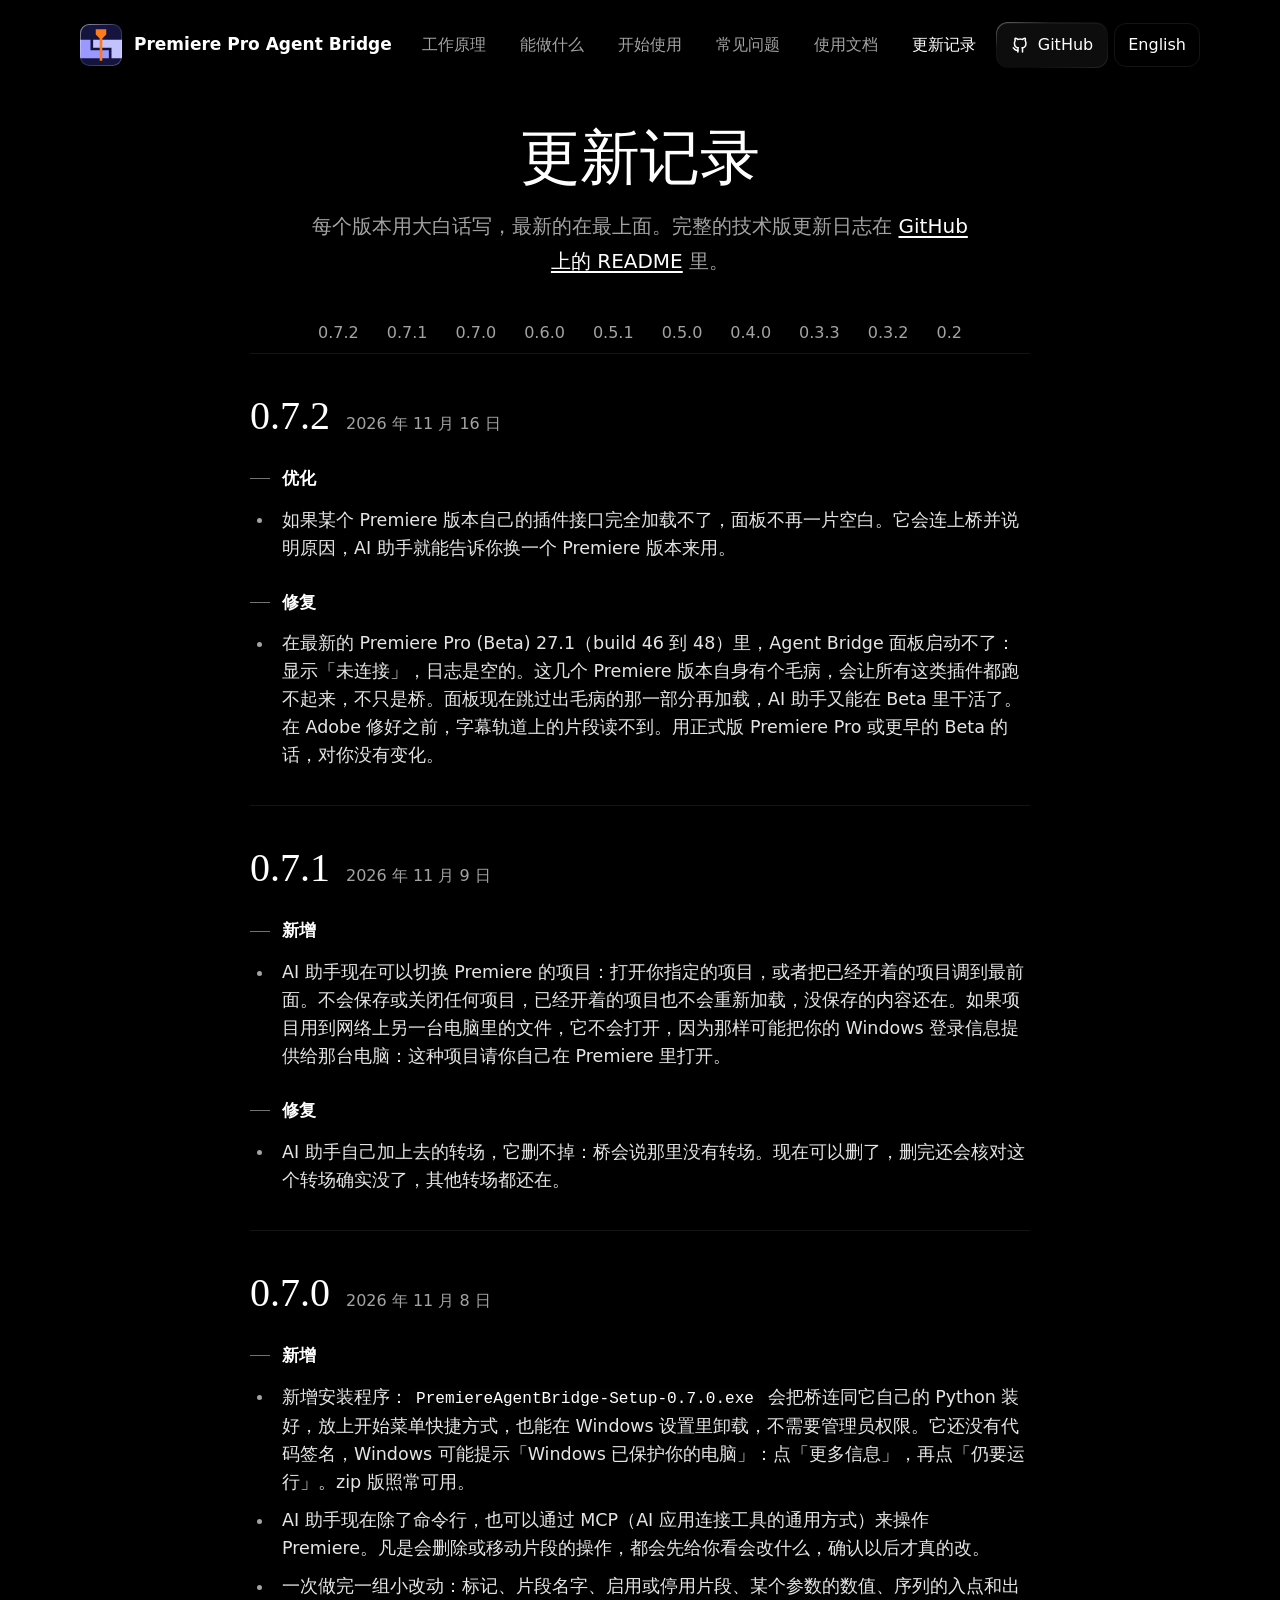
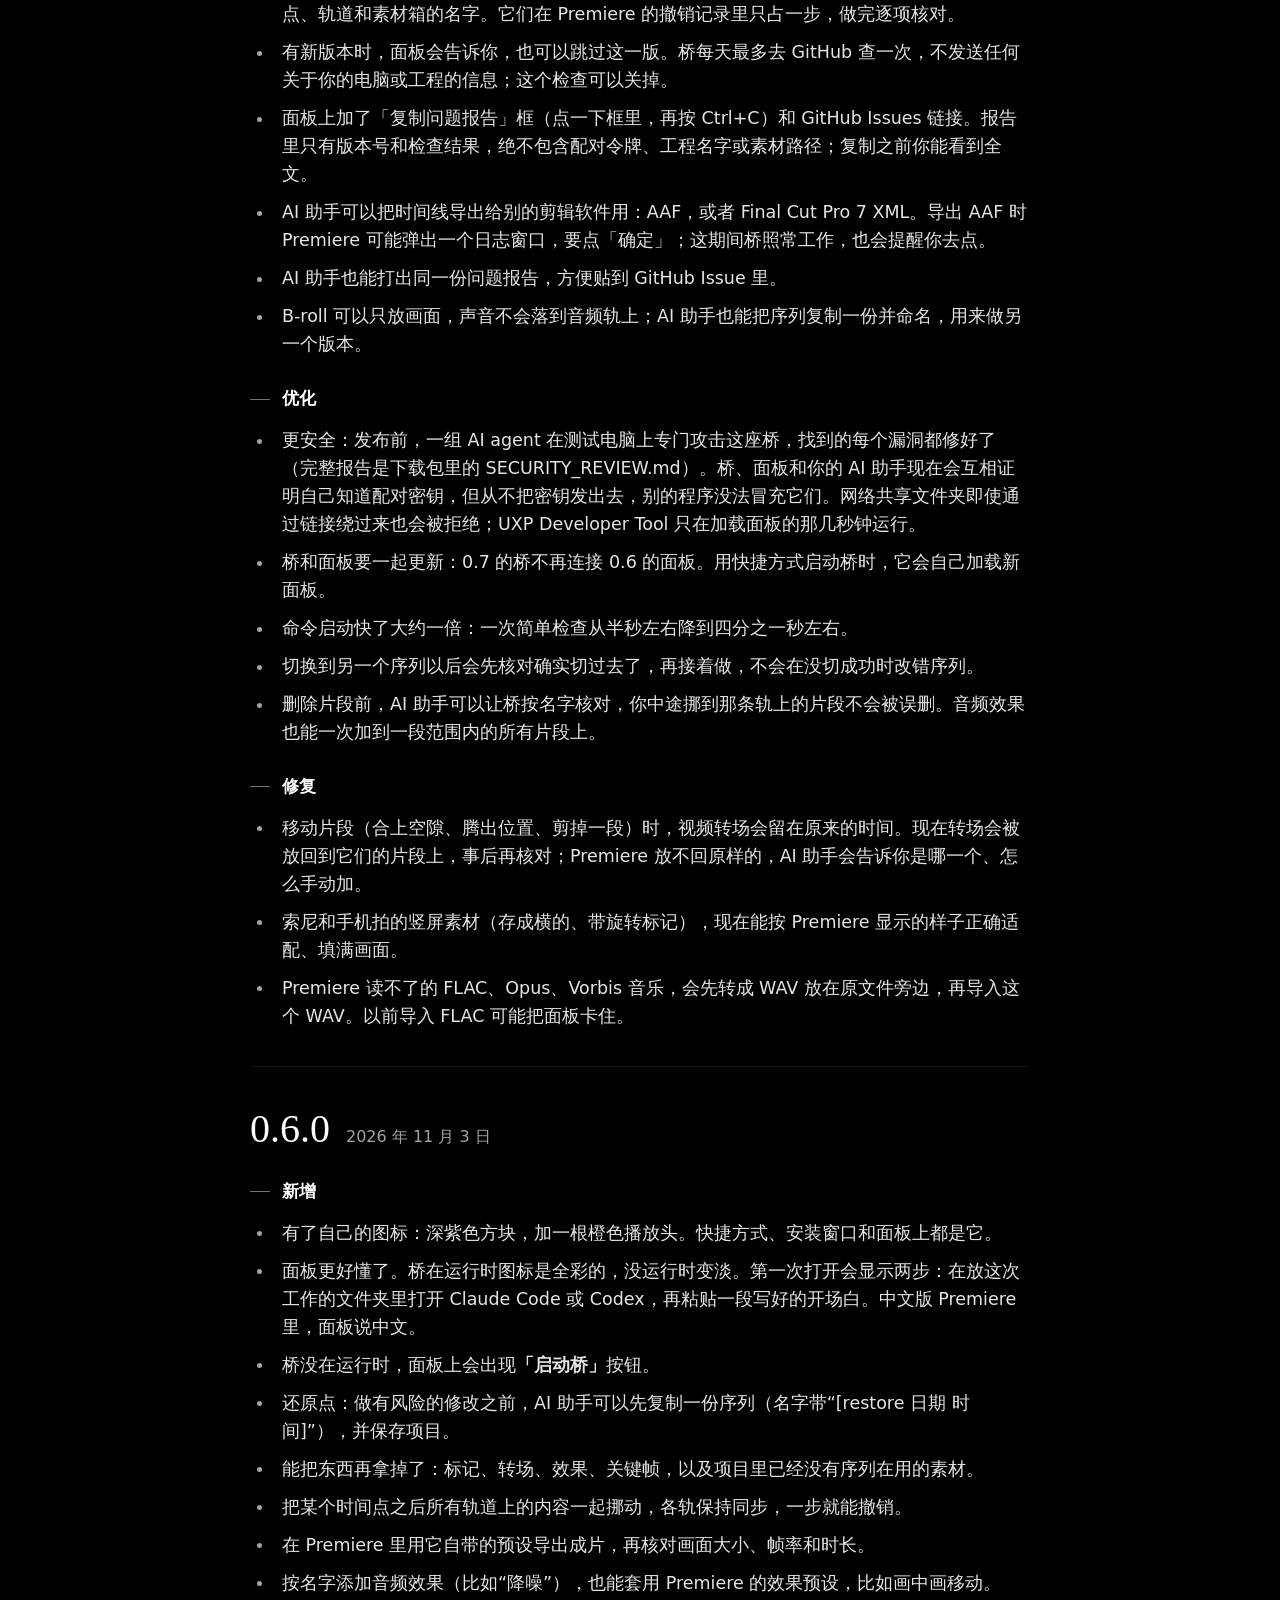
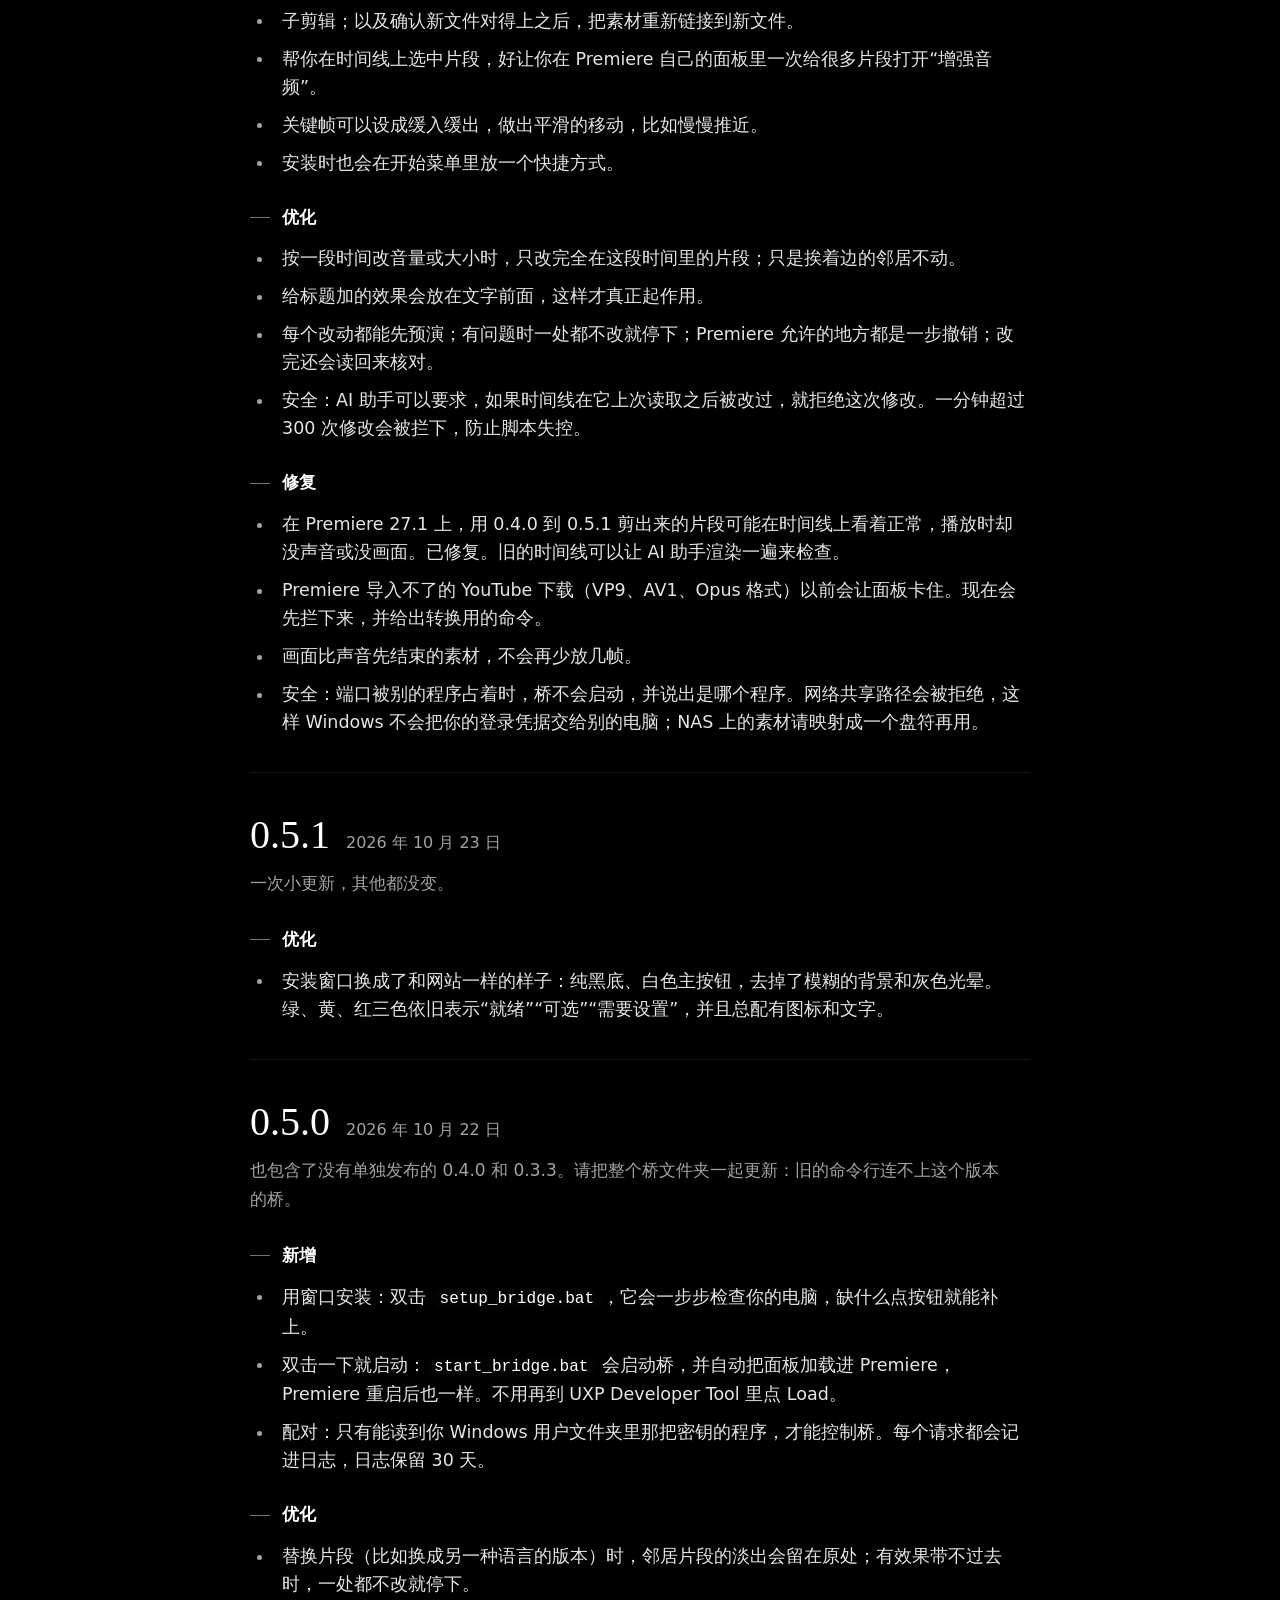
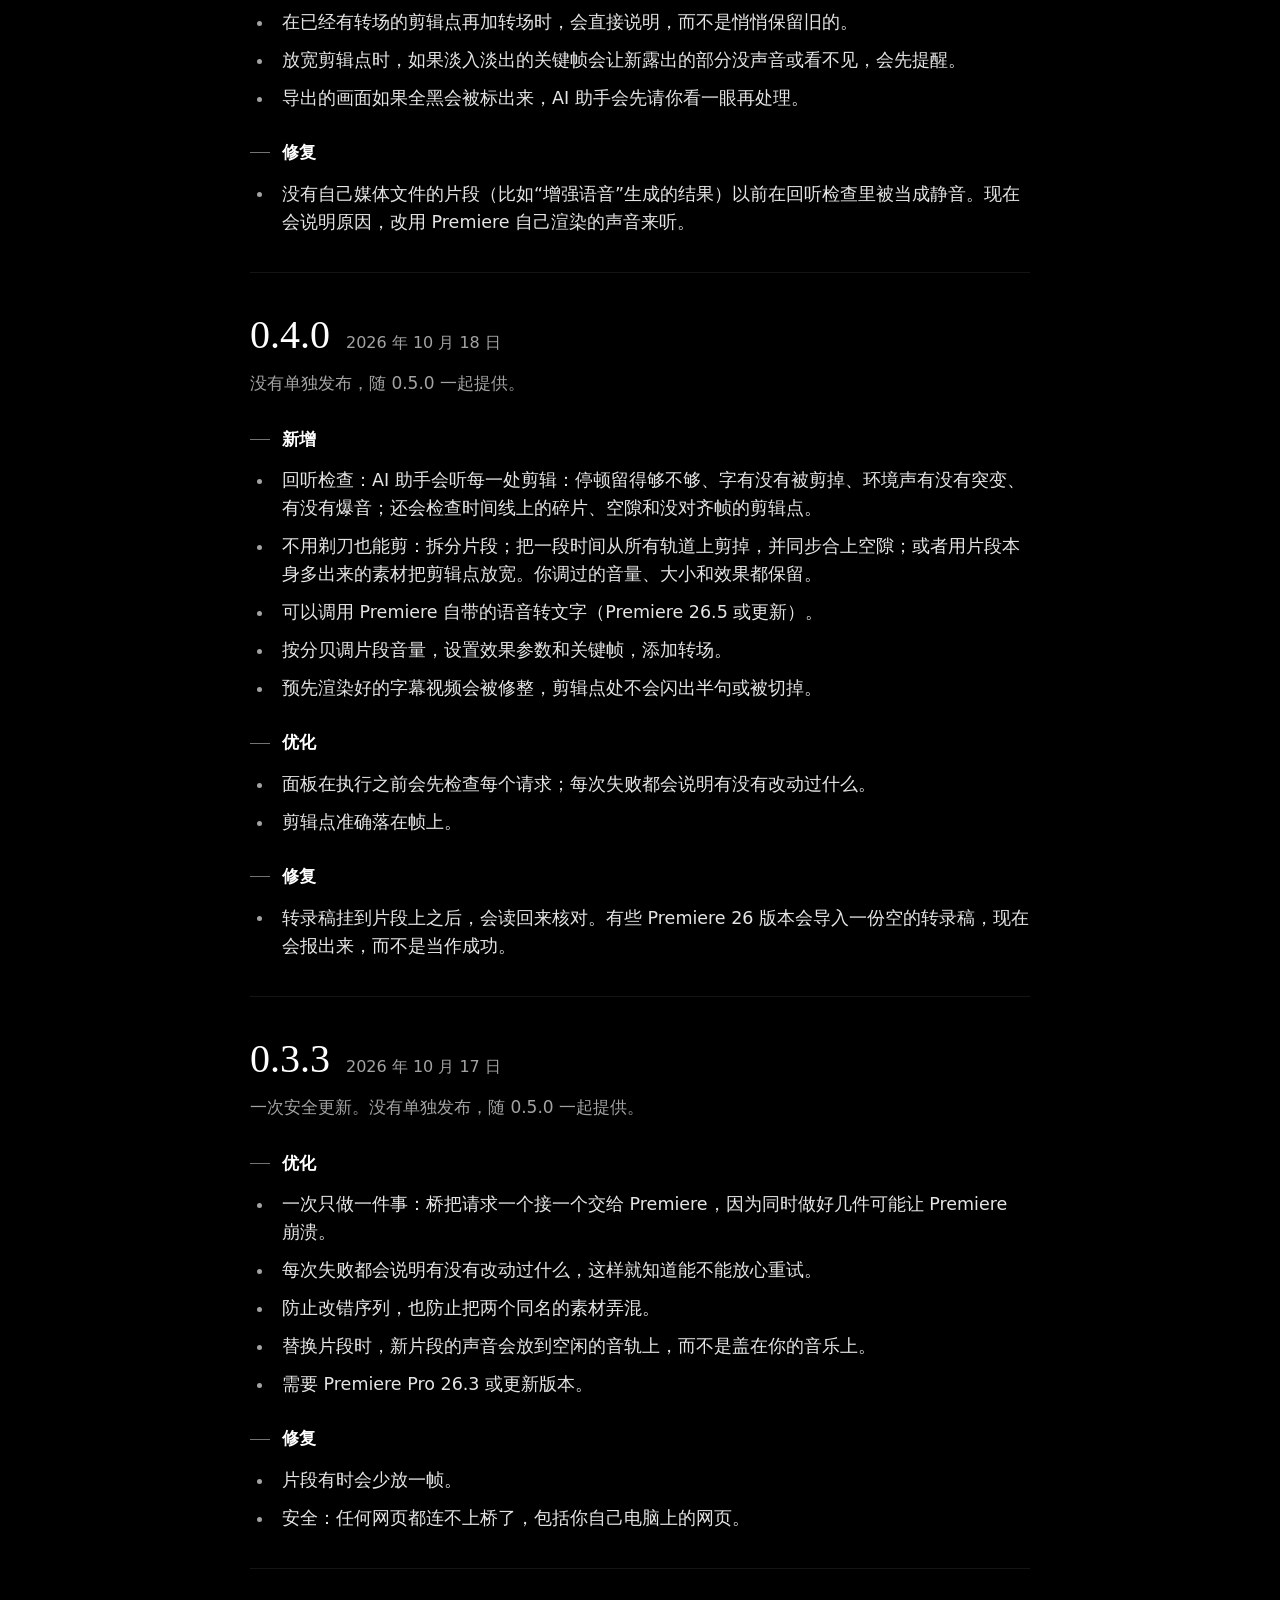
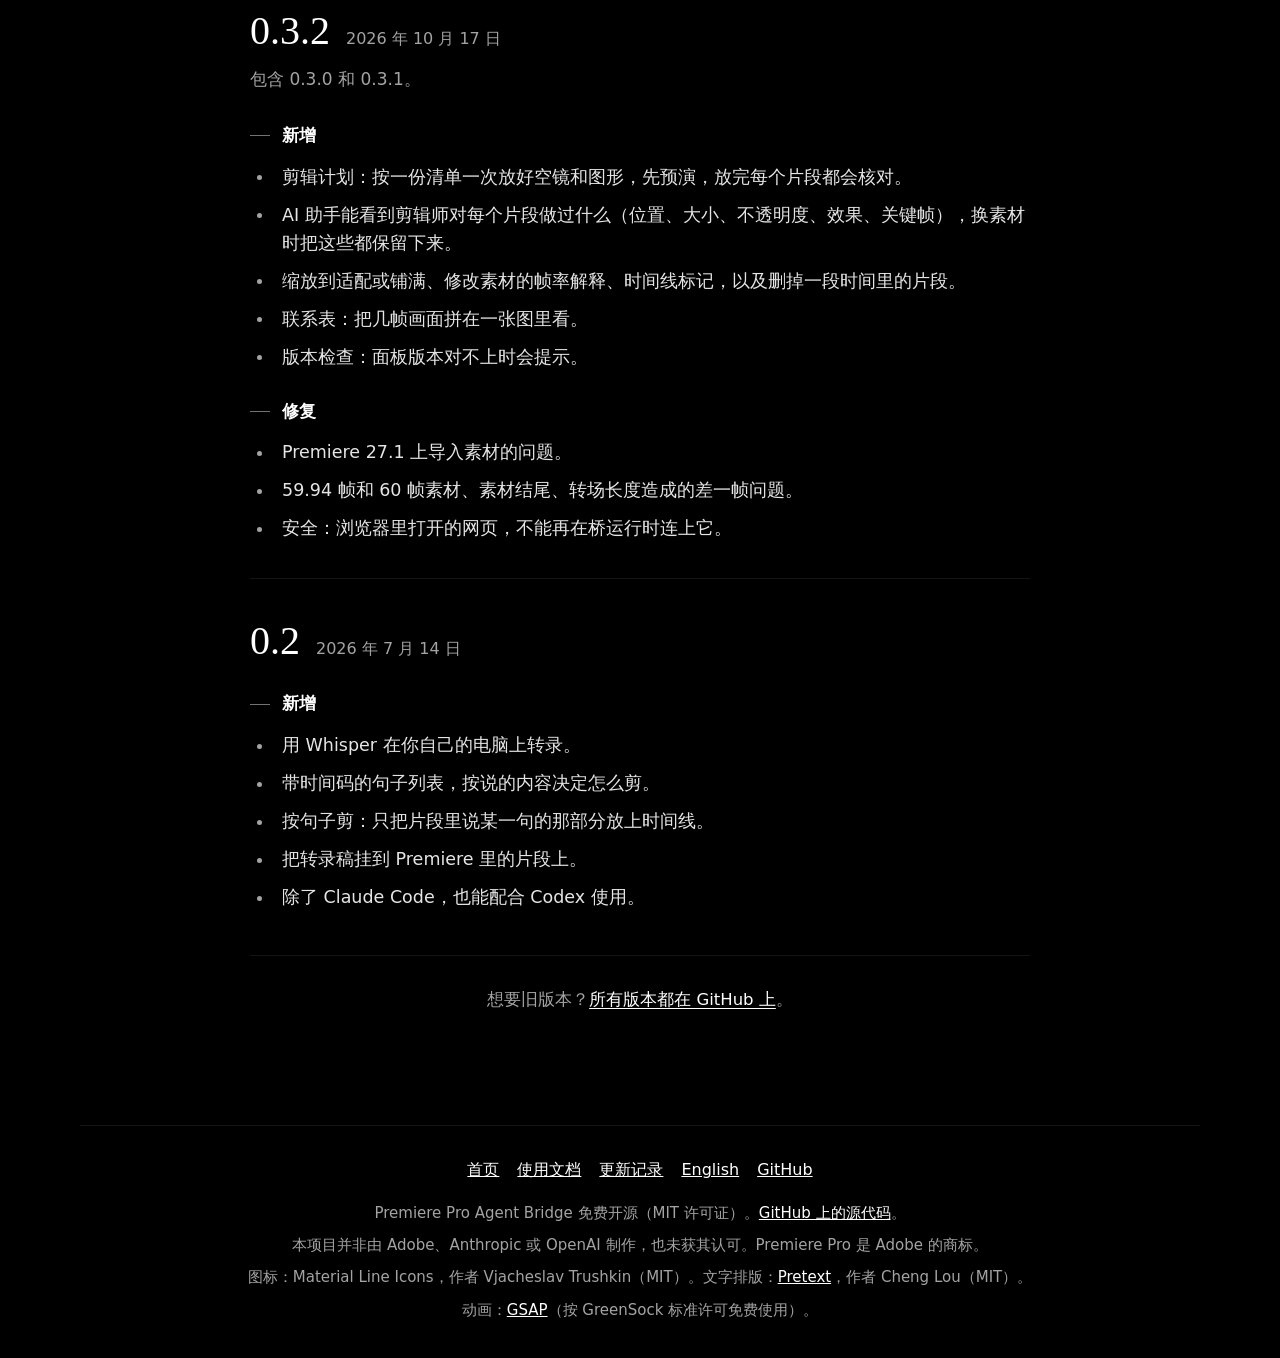
<file: docs/zh/changelog.html>
<!doctype html>
<html lang="zh-Hans">
<head>
<meta charset="utf-8">
<meta name="viewport" content="width=device-width, initial-scale=1">
<title>更新记录：Premiere Pro Agent Bridge</title>
<meta name="description" content="Premiere Pro Agent Bridge 每个版本的变化，用大白话写：新增了什么、优化了什么、修复了什么。">
<link rel="canonical" href="https://zeussheen.github.io/ppro-agent-bridge/zh/changelog.html">
<link rel="alternate" hreflang="en" href="https://zeussheen.github.io/ppro-agent-bridge/changelog.html">
<link rel="alternate" hreflang="zh-Hans" href="https://zeussheen.github.io/ppro-agent-bridge/zh/changelog.html">
<link rel="alternate" hreflang="x-default" href="https://zeussheen.github.io/ppro-agent-bridge/changelog.html">
<meta name="color-scheme" content="dark">
<meta name="theme-color" content="#000000">
<meta property="og:type" content="article">
<meta property="og:title" content="更新记录：Premiere Pro Agent Bridge">
<meta property="og:description" content="Premiere Pro Agent Bridge 每个版本的变化，用大白话写：新增了什么、优化了什么、修复了什么。">
<meta property="og:url" content="https://zeussheen.github.io/ppro-agent-bridge/zh/changelog.html">
<meta property="og:locale" content="zh_CN">
<meta property="og:image" content="https://zeussheen.github.io/ppro-agent-bridge/og-image.png?v=0.7.2">
<meta name="twitter:card" content="summary_large_image">
<link rel="icon" type="image/svg+xml" href="data:image/svg+xml,%3Csvg xmlns='http://www.w3.org/2000/svg' viewBox='0 0 256 256' width='256' height='256'%3E%3Cdefs%3E%3ClinearGradient id='rim' x1='0' y1='0' x2='1' y2='1'%3E%3Cstop offset='0' stop-color='%23fff' stop-opacity='0.55'/%3E%3Cstop offset='0.5' stop-color='%23fff' stop-opacity='0.12'/%3E%3Cstop offset='1' stop-color='%23fff' stop-opacity='0.26'/%3E%3C/linearGradient%3E%3CclipPath id='tile'%3E%3Crect width='256' height='256' rx='56'/%3E%3C/clipPath%3E%3C/defs%3E%3Crect width='256' height='256' rx='56' fill='%2314143F'/%3E%3Cg clip-path='url(%23tile)'%3E%3Cpath d='M0 96L64 96L64 160L176 160L176 208L0 208Z' fill='%239999FF'/%3E%3Cpath d='M80 96L256 96L256 208L192 208L192 144L80 144Z' fill='%23C2C2FF'/%3E%3C/g%3E%3Cpath d='M96 32H160V64L136 88V224H120V88L96 64Z' fill='%23FF7A1A'/%3E%3Crect width='256' height='256' rx='56' fill='none' stroke='url(%23rim)' stroke-width='2'%0A        vector-effect='non-scaling-stroke' clip-path='url(%23tile)'/%3E%3C/svg%3E">
<link rel="icon" href="../favicon.ico" sizes="16x16 24x24 32x32 48x48 64x64 128x128 256x256">
<script>
/* The language switch is a plain link. With JavaScript it also remembers the choice, and a later visit to a page in
   the other language goes straight to this one (a ?lang= in the address skips that). */
(function () {
  var KEY = 'ppro-bridge.lang';
  try {
    var want = localStorage.getItem(KEY);
    if (want && want !== 'zh' && !/[?&]lang=/.test(location.search)) { location.replace('../changelog.html' + location.hash); return; }
  } catch (e) {}
  document.addEventListener('click', function (e) {
    var a = e.target.closest && e.target.closest('a[data-lang]');
    if (a) { try { localStorage.setItem(KEY, a.getAttribute('data-lang')); } catch (err) {} }
  });
})();
</script>
<style>
/* Shared by every page (build_page.py inlines it): the colours, type, top bar, footer and the Chinese type rules. */
:root {
  color-scheme: dark;
  --font: "Segoe UI Variable Text", "Segoe UI", system-ui, -apple-system, "Helvetica Neue", Arial, sans-serif;
  --serif: "Iowan Old Style", "Palatino Linotype", Palatino, "Book Antiqua", Georgia, serif;
  --mono: "Cascadia Mono", Consolas, ui-monospace, monospace;
  --ease: cubic-bezier(0.23, 1, 0.32, 1);
  --page: #000000;
  --el: #0d0d0d;
  --well: #030303;
  --sh-d: rgba(0, 0, 0, 0.95);
  --sh-l: rgba(255, 255, 255, 0.055);
  --hairline: rgba(255, 255, 255, 0.08);
  --edge: rgba(255, 255, 255, 0.07);
  --text: #ffffff;
  --muted: #a3a3a3;
  --accent: #ffffff;
  --accent-btn: #ffffff;
  --accent-hover: #e4e4e4;
  --accent-text: #e5e5e5;
  --ok: #ffffff;
  /* on pure black the light half of a soft shadow turns into a grey smear around every card, so surfaces
     get only a hairline of light along the top edge (raised) or a tight dark inner shadow (sunken) */
  --raise: inset 0 1px 0 rgba(255, 255, 255, 0.05);
  --raise-sm: inset 0 1px 0 rgba(255, 255, 255, 0.05);
  --inset: inset 0 1px 3px rgba(0, 0, 0, 0.9);
  --inset-sm: inset 0 1px 2px rgba(0, 0, 0, 0.9);
}
/* Chinese pages: a CJK stack after the Latin faces (Latin letters keep their look, Chinese falls through to a
   Chinese face), roomier lines, no tracking (tracking spreads Chinese characters apart), no slanted cite (Chinese
   titles carry 《》 instead), and punctuation kept off the start of a line. */
html:lang(zh) {
  --font: "Segoe UI Variable Text", "Segoe UI", "Microsoft YaHei UI", "Microsoft YaHei", "PingFang SC", "Hiragino Sans GB",
    "Noto Sans SC", "Source Han Sans SC", system-ui, sans-serif;
  --serif: "Iowan Old Style", "Palatino Linotype", Palatino, "Noto Serif SC", "Source Han Serif SC", "Songti SC", "STSong",
    "Microsoft YaHei UI", "Microsoft YaHei", serif;
}
html:lang(zh) body { line-height: 1.75; line-break: strict; }
html:lang(zh) body * { letter-spacing: 0 !important; }
html:lang(zh) cite, html:lang(zh) em, html:lang(zh) i { font-style: normal; }
html:lang(zh) :is(h1, h2, h3) { text-wrap: balance; }
html:lang(zh) p { text-wrap: pretty; }  /* no single character left alone on the last line */
*, *::before, *::after { box-sizing: border-box; }
html { background: var(--page); scroll-behavior: smooth; }
body {
  margin: 0; font-family: var(--font); font-size: 18px; line-height: 1.6;
  color: var(--text); background: var(--page); -webkit-font-smoothing: antialiased; overflow-x: hidden;
}
h1, h2, h3, p, ol, ul, figure { margin: 0; }
a { color: inherit; }
:focus { outline: none; }
:focus-visible { outline: 2px solid var(--accent-text); outline-offset: 3px; border-radius: 12px; }
.ic { display: inline-flex; width: 1.15em; height: 1.15em; flex: none; }
.ic svg { width: 100%; height: 100%; display: block; }
.nw { white-space: nowrap; }  /* a name that must not break across lines, e.g. Premiere Pro in a Chinese heading */
.sr { position: absolute; width: 1px; height: 1px; overflow: hidden; clip-path: inset(50%); white-space: nowrap; }

.wrap { position: relative; z-index: 1; width: min(1120px, calc(100% - 32px)); margin: 0 auto; }

/* top bar: the bridge on the left; the sections, GitHub and the language switch on the right */
.top { display: flex; align-items: center; justify-content: space-between; gap: 16px; padding: 22px 0; }
.brand { display: flex; align-items: center; gap: 12px; text-decoration: none; font-weight: 650; font-size: 17px; }
.mark { display: block; width: 42px; height: 42px; flex: none; }
.mark svg { display: block; width: 42px; height: 42px; }  /* the bridge icon: its own tile and glass rim */
.links { display: flex; gap: 6px; flex-wrap: wrap; justify-content: flex-end; align-items: center; }
.links a {
  text-decoration: none; color: var(--muted); font-size: 16px; padding: 8px 14px; border-radius: 12px;
  transition: color 160ms var(--ease);
}
.links a[aria-current="page"] { color: var(--text); }
.links a.gh { display: inline-flex; align-items: center; gap: 8px; color: var(--text); box-shadow: var(--raise-sm); }
/* the language switch: a plain link to the same page in the other language, a hairline round it */
.links a.lang { color: var(--text); border: 1px solid var(--hairline); padding: 7px 13px; }
/* glass rim: a thin edge of light, brightest at the top-left corner and fading round the sides */
.links a.gh {
  border: 1px solid transparent;
  background:
    linear-gradient(var(--el), var(--el)) padding-box,
    linear-gradient(155deg, rgba(255, 255, 255, 0.42), rgba(255, 255, 255, 0.09) 26%, rgba(255, 255, 255, 0.03) 60%, rgba(255, 255, 255, 0.15)) border-box;
}
@media (hover: hover) and (pointer: fine) {
  .links a:hover { color: var(--text); }
  .links a.lang:hover { border-color: rgba(255, 255, 255, 0.24); }
}

code {
  font-family: var(--mono); font-size: 0.92em; color: var(--text); padding: 2px 8px; border-radius: 8px;
  background: var(--well); box-shadow: var(--inset-sm); white-space: nowrap;
}

/* footer */
footer.site { margin: 110px 0 0; padding: 30px 0 40px; border-top: 1px solid var(--hairline); color: var(--muted); font-size: 15px; display: grid; gap: 6px; text-align: center; }
footer.site a { color: var(--text); }
footer.site .more { display: flex; flex-wrap: wrap; justify-content: center; gap: 4px 18px; margin-bottom: 10px; font-size: 16px; }

/* the bar keeps one line: the home page's section links give way first, then Get started, then Docs and What's new
   (the footer lists those on every page); GitHub and the language switch always stay */
.brand { flex: none; white-space: nowrap; }
@media (max-width: 1100px) { .links a.n1 { display: none; } }
@media (max-width: 900px) { .links a.n2 { display: none; } }
@media (max-width: 780px) { .links a.n3 { display: none; } }
@media (max-width: 640px) {
  body { font-size: 17px; }
  .top { padding: 16px 0; }
  .brand { font-size: 16px; }
}
@media (max-width: 420px) {
  .brand .name { display: none; }  /* the icon alone; the page title says the name */
}
@media (prefers-reduced-motion: reduce) {
  html { scroll-behavior: auto; }
}
/* The changelog and docs pages (build_page.py inlines it after base.css): one reading column, hairlines between
   entries, nothing that moves. Everything is in the HTML; the docs script only adds the search box and the
   copy-link buttons. */
[hidden] { display: none !important; }
.page { width: min(780px, 100%); margin: 0 auto; }
.page-head { padding: 36px 0 8px; text-align: center; }
.page-head h1 { font-family: var(--serif); font-weight: 400; font-size: clamp(40px, 5.6vw, 60px); line-height: 1.08; letter-spacing: -0.01em; }
.page-head .lead { max-width: 34em; margin: 18px auto 0; color: var(--muted); font-size: clamp(18px, 2vw, 20px); }
.page-head .lead a { color: var(--text); }
.page a { text-underline-offset: 3px; }

/* ---------- changelog ---------- */
.versions { display: flex; flex-wrap: wrap; justify-content: center; gap: 6px 4px; margin: 26px 0 0; padding: 0; list-style: none; }
.versions a {
  display: inline-block; padding: 6px 12px; border-radius: 10px; font-size: 16px; color: var(--muted); text-decoration: none;
  font-variant-numeric: tabular-nums;
}
.release { padding: 40px 0 36px; border-top: 1px solid var(--hairline); scroll-margin-top: 16px; }
.versions + .release, .page-head + .release { margin-top: 40px; }
.release-head { display: flex; flex-wrap: wrap; align-items: baseline; gap: 6px 16px; }
.release h2 { font-family: var(--serif); font-weight: 400; font-size: clamp(32px, 4vw, 40px); line-height: 1.1; font-variant-numeric: lining-nums; }
.release h2 a { text-decoration: none; }
.release .when { color: var(--muted); font-size: 16px; }
.tag { display: inline-block; padding: 2px 12px; border: 1px solid rgba(255, 255, 255, 0.3); border-radius: 999px; font-size: 16px; color: var(--text); }
.release .note { margin-top: 12px; color: var(--muted); font-size: 17px; }
.group { margin-top: 26px; }
.group h3 { display: flex; align-items: center; gap: 12px; font-size: 17px; font-weight: 650; }
.group h3::before { content: ""; width: 20px; height: 1px; background: rgba(255, 255, 255, 0.45); }
.group ul { display: grid; gap: 10px; margin-top: 12px; padding: 0; list-style: none; }
.group li { position: relative; padding-left: 32px; color: var(--accent-text); font-size: 17.5px; line-height: 1.6; }
.group li::before { content: ""; position: absolute; left: 7px; top: 0.72em; width: 5px; height: 5px; border-radius: 50%; background: var(--muted); }
.changelog-end { margin-top: 8px; padding-top: 30px; border-top: 1px solid var(--hairline); color: var(--muted); font-size: 16.5px; text-align: center; }
.changelog-end a { color: var(--text); }

/* ---------- docs ---------- */
.search { margin: 32px 0 0; }
.search input {
  width: 100%; min-height: 56px; padding: 12px 18px; border-radius: 14px; border: 1px solid rgba(255, 255, 255, 0.16);
  font: inherit; font-size: 18px; color: var(--text); background: var(--well); box-shadow: var(--inset-sm);
  -webkit-appearance: none; appearance: none;
}
.search input::placeholder { color: #8f8f8f; }
.search input:focus-visible { outline: 2px solid var(--accent-text); outline-offset: 2px; border-radius: 14px; }
.search-count { min-height: 1.6em; margin-top: 10px; color: var(--muted); font-size: 16px; }
.toc { margin: 24px 0 0; padding: 0; list-style: none; border-top: 1px solid var(--hairline); }
.toc li { border-bottom: 1px solid var(--hairline); }
.toc a { display: block; padding: 16px 4px; text-decoration: none; }
.toc .t { display: block; font-size: 18px; font-weight: 600; }
.toc .s { display: block; margin-top: 2px; color: var(--muted); font-size: 16px; }
.doc { padding: 64px 0 8px; scroll-margin-top: 16px; }
.doc h2 { font-family: var(--serif); font-weight: 400; font-size: clamp(30px, 3.8vw, 40px); line-height: 1.15; }
.doc .meta { display: flex; flex-wrap: wrap; align-items: center; gap: 8px 14px; margin-top: 12px; color: var(--muted); font-size: 16px; }
.doc .meta a, .copy-link {
  display: inline-flex; align-items: center; min-height: 36px; padding: 4px 12px; border-radius: 10px;
  border: 1px solid var(--hairline); background: none; font: inherit; font-size: 16px; color: var(--muted);
  text-decoration: none; cursor: pointer;
}
.copy-link.done { color: var(--text); border-color: rgba(255, 255, 255, 0.3); }
.doc .summary { margin-top: 18px; color: var(--accent-text); font-size: 19px; line-height: 1.6; }
.doc h3 { margin-top: 36px; font-size: 20px; font-weight: 650; scroll-margin-top: 16px; }
.doc ol { display: grid; gap: 18px; margin-top: 18px; padding: 0; list-style: none; counter-reset: step; }
.doc ol > li { position: relative; padding-left: 52px; color: var(--accent-text); font-size: 17.5px; line-height: 1.65; counter-increment: step; }
.doc ol > li::before {
  content: counter(step); position: absolute; left: 0; top: -2px; display: grid; place-items: center; width: 34px; height: 34px;
  border-radius: 50%; border: 1px solid rgba(255, 255, 255, 0.24); font-size: 16px; font-weight: 650; color: var(--text);
  font-variant-numeric: tabular-nums;
}
.doc ol > li > * + * { margin-top: 10px; }
.doc b { color: var(--text); font-weight: 650; }
.doc code { white-space: normal; overflow-wrap: anywhere; font-size: 0.88em; }
.doc samp {
  display: block; padding: 12px 16px; border-left: 2px solid rgba(255, 255, 255, 0.4); border-radius: 0 8px 8px 0;
  background: var(--well); font-family: var(--mono); font-size: 16px; line-height: 1.55; color: var(--text); overflow-wrap: anywhere;
}
.doc .notes { display: grid; gap: 10px; margin-top: 20px; color: var(--muted); font-size: 17px; }
.doc .notes a, .doc ol a { color: var(--text); }
.empty { padding: 28px 0; color: var(--muted); font-size: 17px; }
.docs-end { margin-top: 64px; padding-top: 30px; border-top: 1px solid var(--hairline); color: var(--muted); font-size: 16.5px; text-align: center; }
.docs-end a { color: var(--text); }

@media (hover: hover) and (pointer: fine) {
  .versions a:hover, .doc .meta a:hover, .copy-link:hover { color: var(--text); }
  .toc a:hover .t { text-decoration: underline; text-underline-offset: 4px; }
}
@media (max-width: 640px) {
  .page-head { padding-top: 20px; }
  .doc ol > li { padding-left: 46px; }
  .group li { padding-left: 26px; }
}
</style>
</head>
<body class="changelog-page">
<div class="wrap">
  <header class="top">
    <a class="brand" href="./">
      <span class="mark" aria-hidden="true"><svg aria-hidden="true" focusable="false" xmlns="http://www.w3.org/2000/svg" viewBox="0 0 256 256"><defs><linearGradient id="rim-56" x1="0" y1="0" x2="1" y2="1"><stop offset="0" stop-color="#fff" stop-opacity="0.55"/><stop offset="0.5" stop-color="#fff" stop-opacity="0.12"/><stop offset="1" stop-color="#fff" stop-opacity="0.26"/></linearGradient><clipPath id="tile-56"><rect width="256" height="256" rx="56"/></clipPath></defs><rect width="256" height="256" rx="56" fill="#14143F"/><g clip-path="url(#tile-56)"><path d="M0 96L64 96L64 160L176 160L176 208L0 208Z" fill="#9999FF"/><path d="M80 96L256 96L256 208L192 208L192 144L80 144Z" fill="#C2C2FF"/></g><path d="M96 32H160V64L136 88V224H120V88L96 64Z" fill="#FF7A1A"/><rect width="256" height="256" rx="56" fill="none" stroke="url(#rim-56)" stroke-width="2"
        vector-effect="non-scaling-stroke" clip-path="url(#tile-56)"/></svg></span>
      <span class="name">Premiere Pro Agent Bridge</span>
    </a>
    <nav class="links" aria-label="页面导航">
      <a class="n1" href="./#how">工作原理</a>
      <a class="n1" href="./#what">能做什么</a>
      <a class="n2" href="./#start">开始使用</a>
      <a class="n1" href="./#faq">常见问题</a>
      <a class="n3" href="docs.html">使用文档</a>
      <a class="n3" href="changelog.html" aria-current="page">更新记录</a>
      <a class="gh" href="https://github.com/ZeusSheen/ppro-agent-bridge"><span class="ic" aria-hidden="true"><svg xmlns="http://www.w3.org/2000/svg" width="1em" height="1em" viewBox="0 0 24 24"><g fill="none" stroke="currentColor" stroke-linecap="round" stroke-linejoin="round" stroke-width="2"><path stroke-dasharray="32" d="M12 4c1.67 0 2.61 0.4 3 0.5c0.53 -0.43 1.94 -1.5 3.5 -1.5c0.34 1 0.29 2.22 0 3c0.75 1 1 2 1 3.5c0 2.19 -0.48 3.58 -1.5 4.5c-1.02 0.92 -2.11 1.37 -3.5 1.5c0.65 0.54 0.5 1.87 0.5 2.5c0 0.73 0 3 0 3M12 4c-1.67 0 -2.61 0.4 -3 0.5c-0.53 -0.43 -1.94 -1.5 -3.5 -1.5c-0.34 1 -0.29 2.22 0 3c-0.75 1 -1 2 -1 3.5c0 2.19 0.48 3.58 1.5 4.5c1.02 0.92 2.11 1.37 3.5 1.5c-0.65 0.54 -0.5 1.87 -0.5 2.5c0 0.73 0 3 0 3"><animate fill="freeze" attributeName="stroke-dashoffset" dur="0.6s" values="32;0"/></path><path stroke-dasharray="10" stroke-dashoffset="10" d="M9 19c-1.41 0 -2.84 -0.56 -3.69 -1.19c-0.84 -0.63 -1.09 -1.66 -2.31 -2.31"><animate fill="freeze" attributeName="stroke-dashoffset" begin="0.7s" dur="0.2s" to="0"/></path></g></svg></span>GitHub</a>
      <a class="lang" href="../changelog.html" hreflang="en" lang="en" data-lang="en">English</a>
    </nav>
  </header>
  <main class="page">
    <div class="page-head">
      <h1>更新记录</h1>
      <p class="lead">每个版本用大白话写，最新的在最上面。完整的技术版更新日志在 <a href="https://github.com/ZeusSheen/ppro-agent-bridge#changelog">GitHub 上的 README</a> 里。</p>
    </div>
    <nav aria-label="版本"><ul class="versions"><li><a href="#v0-7-2">0.7.2</a></li><li><a href="#v0-7-1">0.7.1</a></li><li><a href="#v0-7-0">0.7.0</a></li><li><a href="#v0-6-0">0.6.0</a></li><li><a href="#v0-5-1">0.5.1</a></li><li><a href="#v0-5-0">0.5.0</a></li><li><a href="#v0-4-0">0.4.0</a></li><li><a href="#v0-3-3">0.3.3</a></li><li><a href="#v0-3-2">0.3.2</a></li><li><a href="#v0-2">0.2</a></li></ul></nav>
    <article class="release" id="v0-7-2" aria-labelledby="v0-7-2-h">
      <div class="release-head"><h2 id="v0-7-2-h"><a href="#v0-7-2">0.7.2</a></h2><time class="when" datetime="2026-11-16">2026 年 11 月 16 日</time></div>
      <section class="group">
        <h3>优化</h3>
        <ul>
          <li>如果某个 Premiere 版本自己的插件接口完全加载不了，面板不再一片空白。它会连上桥并说明原因，AI 助手就能告诉你换一个 Premiere 版本来用。</li>
        </ul>
      </section>
      <section class="group">
        <h3>修复</h3>
        <ul>
          <li>在最新的 Premiere Pro (Beta) 27.1（build 46 到 48）里，Agent Bridge 面板启动不了：显示「未连接」，日志是空的。这几个 Premiere 版本自身有个毛病，会让所有这类插件都跑不起来，不只是桥。面板现在跳过出毛病的那一部分再加载，AI 助手又能在 Beta 里干活了。在 Adobe 修好之前，字幕轨道上的片段读不到。用正式版 Premiere Pro 或更早的 Beta 的话，对你没有变化。</li>
        </ul>
      </section>
    </article>
    <article class="release" id="v0-7-1" aria-labelledby="v0-7-1-h">
      <div class="release-head"><h2 id="v0-7-1-h"><a href="#v0-7-1">0.7.1</a></h2><time class="when" datetime="2026-11-09">2026 年 11 月 9 日</time></div>
      <section class="group">
        <h3>新增</h3>
        <ul>
          <li>AI 助手现在可以切换 Premiere 的项目：打开你指定的项目，或者把已经开着的项目调到最前面。不会保存或关闭任何项目，已经开着的项目也不会重新加载，没保存的内容还在。如果项目用到网络上另一台电脑里的文件，它不会打开，因为那样可能把你的 Windows 登录信息提供给那台电脑：这种项目请你自己在 Premiere 里打开。</li>
        </ul>
      </section>
      <section class="group">
        <h3>修复</h3>
        <ul>
          <li>AI 助手自己加上去的转场，它删不掉：桥会说那里没有转场。现在可以删了，删完还会核对这个转场确实没了，其他转场都还在。</li>
        </ul>
      </section>
    </article>
    <article class="release" id="v0-7-0" aria-labelledby="v0-7-0-h">
      <div class="release-head"><h2 id="v0-7-0-h"><a href="#v0-7-0">0.7.0</a></h2><time class="when" datetime="2026-11-08">2026 年 11 月 8 日</time></div>
      <section class="group">
        <h3>新增</h3>
        <ul>
          <li>新增安装程序：<code>PremiereAgentBridge-Setup-0.7.0.exe</code> 会把桥连同它自己的 Python 装好，放上开始菜单快捷方式，也能在 Windows 设置里卸载，不需要管理员权限。它还没有代码签名，Windows 可能提示「Windows 已保护你的电脑」：点「更多信息」，再点「仍要运行」。zip 版照常可用。</li>
          <li>AI 助手现在除了命令行，也可以通过 MCP（AI 应用连接工具的通用方式）来操作 Premiere。凡是会删除或移动片段的操作，都会先给你看会改什么，确认以后才真的改。</li>
          <li>一次做完一组小改动：标记、片段名字、启用或停用片段、某个参数的数值、序列的入点和出点、轨道和素材箱的名字。它们在 Premiere 的撤销记录里只占一步，做完逐项核对。</li>
          <li>有新版本时，面板会告诉你，也可以跳过这一版。桥每天最多去 GitHub 查一次，不发送任何关于你的电脑或工程的信息；这个检查可以关掉。</li>
          <li>面板上加了「复制问题报告」框（点一下框里，再按 Ctrl+C）和 GitHub Issues 链接。报告里只有版本号和检查结果，绝不包含配对令牌、工程名字或素材路径；复制之前你能看到全文。</li>
          <li>AI 助手可以把时间线导出给别的剪辑软件用：AAF，或者 Final Cut Pro 7 XML。导出 AAF 时 Premiere 可能弹出一个日志窗口，要点「确定」；这期间桥照常工作，也会提醒你去点。</li>
          <li>AI 助手也能打出同一份问题报告，方便贴到 GitHub Issue 里。</li>
          <li>B-roll 可以只放画面，声音不会落到音频轨上；AI 助手也能把序列复制一份并命名，用来做另一个版本。</li>
        </ul>
      </section>
      <section class="group">
        <h3>优化</h3>
        <ul>
          <li>更安全：发布前，一组 AI agent 在测试电脑上专门攻击这座桥，找到的每个漏洞都修好了（完整报告是下载包里的 SECURITY_REVIEW.md）。桥、面板和你的 AI 助手现在会互相证明自己知道配对密钥，但从不把密钥发出去，别的程序没法冒充它们。网络共享文件夹即使通过链接绕过来也会被拒绝；UXP Developer Tool 只在加载面板的那几秒钟运行。</li>
          <li>桥和面板要一起更新：0.7 的桥不再连接 0.6 的面板。用快捷方式启动桥时，它会自己加载新面板。</li>
          <li>命令启动快了大约一倍：一次简单检查从半秒左右降到四分之一秒左右。</li>
          <li>切换到另一个序列以后会先核对确实切过去了，再接着做，不会在没切成功时改错序列。</li>
          <li>删除片段前，AI 助手可以让桥按名字核对，你中途挪到那条轨上的片段不会被误删。音频效果也能一次加到一段范围内的所有片段上。</li>
        </ul>
      </section>
      <section class="group">
        <h3>修复</h3>
        <ul>
          <li>移动片段（合上空隙、腾出位置、剪掉一段）时，视频转场会留在原来的时间。现在转场会被放回到它们的片段上，事后再核对；Premiere 放不回原样的，AI 助手会告诉你是哪一个、怎么手动加。</li>
          <li>索尼和手机拍的竖屏素材（存成横的、带旋转标记），现在能按 Premiere 显示的样子正确适配、填满画面。</li>
          <li>Premiere 读不了的 FLAC、Opus、Vorbis 音乐，会先转成 WAV 放在原文件旁边，再导入这个 WAV。以前导入 FLAC 可能把面板卡住。</li>
        </ul>
      </section>
    </article>
    <article class="release" id="v0-6-0" aria-labelledby="v0-6-0-h">
      <div class="release-head"><h2 id="v0-6-0-h"><a href="#v0-6-0">0.6.0</a></h2><time class="when" datetime="2026-11-03">2026 年 11 月 3 日</time></div>
      <section class="group">
        <h3>新增</h3>
        <ul>
          <li>有了自己的图标：深紫色方块，加一根橙色播放头。快捷方式、安装窗口和面板上都是它。</li>
          <li>面板更好懂了。桥在运行时图标是全彩的，没运行时变淡。第一次打开会显示两步：在放这次工作的文件夹里打开 Claude Code 或 Codex，再粘贴一段写好的开场白。中文版 Premiere 里，面板说中文。</li>
          <li>桥没在运行时，面板上会出现<b>「启动桥」</b>按钮。</li>
          <li>还原点：做有风险的修改之前，AI 助手可以先复制一份序列（名字带“[restore 日期 时间]”），并保存项目。</li>
          <li>能把东西再拿掉了：标记、转场、效果、关键帧，以及项目里已经没有序列在用的素材。</li>
          <li>把某个时间点之后所有轨道上的内容一起挪动，各轨保持同步，一步就能撤销。</li>
          <li>在 Premiere 里用它自带的预设导出成片，再核对画面大小、帧率和时长。</li>
          <li>按名字添加音频效果（比如“降噪”），也能套用 Premiere 的效果预设，比如画中画移动。</li>
          <li>子剪辑；以及确认新文件对得上之后，把素材重新链接到新文件。</li>
          <li>帮你在时间线上选中片段，好让你在 Premiere 自己的面板里一次给很多片段打开“增强音频”。</li>
          <li>关键帧可以设成缓入缓出，做出平滑的移动，比如慢慢推近。</li>
          <li>安装时也会在开始菜单里放一个快捷方式。</li>
        </ul>
      </section>
      <section class="group">
        <h3>优化</h3>
        <ul>
          <li>按一段时间改音量或大小时，只改完全在这段时间里的片段；只是挨着边的邻居不动。</li>
          <li>给标题加的效果会放在文字前面，这样才真正起作用。</li>
          <li>每个改动都能先预演；有问题时一处都不改就停下；Premiere 允许的地方都是一步撤销；改完还会读回来核对。</li>
          <li>安全：AI 助手可以要求，如果时间线在它上次读取之后被改过，就拒绝这次修改。一分钟超过 300 次修改会被拦下，防止脚本失控。</li>
        </ul>
      </section>
      <section class="group">
        <h3>修复</h3>
        <ul>
          <li>在 Premiere 27.1 上，用 0.4.0 到 0.5.1 剪出来的片段可能在时间线上看着正常，播放时却没声音或没画面。已修复。旧的时间线可以让 AI 助手渲染一遍来检查。</li>
          <li>Premiere 导入不了的 YouTube 下载（VP9、AV1、Opus 格式）以前会让面板卡住。现在会先拦下来，并给出转换用的命令。</li>
          <li>画面比声音先结束的素材，不会再少放几帧。</li>
          <li>安全：端口被别的程序占着时，桥不会启动，并说出是哪个程序。网络共享路径会被拒绝，这样 Windows 不会把你的登录凭据交给别的电脑；NAS 上的素材请映射成一个盘符再用。</li>
        </ul>
      </section>
    </article>
    <article class="release" id="v0-5-1" aria-labelledby="v0-5-1-h">
      <div class="release-head"><h2 id="v0-5-1-h"><a href="#v0-5-1">0.5.1</a></h2><time class="when" datetime="2026-10-23">2026 年 10 月 23 日</time></div>
      <p class="note">一次小更新，其他都没变。</p>
      <section class="group">
        <h3>优化</h3>
        <ul>
          <li>安装窗口换成了和网站一样的样子：纯黑底、白色主按钮，去掉了模糊的背景和灰色光晕。绿、黄、红三色依旧表示“就绪”“可选”“需要设置”，并且总配有图标和文字。</li>
        </ul>
      </section>
    </article>
    <article class="release" id="v0-5-0" aria-labelledby="v0-5-0-h">
      <div class="release-head"><h2 id="v0-5-0-h"><a href="#v0-5-0">0.5.0</a></h2><time class="when" datetime="2026-10-22">2026 年 10 月 22 日</time></div>
      <p class="note">也包含了没有单独发布的 0.4.0 和 0.3.3。请把整个桥文件夹一起更新：旧的命令行连不上这个版本的桥。</p>
      <section class="group">
        <h3>新增</h3>
        <ul>
          <li>用窗口安装：双击 <code>setup_bridge.bat</code>，它会一步步检查你的电脑，缺什么点按钮就能补上。</li>
          <li>双击一下就启动：<code>start_bridge.bat</code> 会启动桥，并自动把面板加载进 Premiere，Premiere 重启后也一样。不用再到 UXP Developer Tool 里点 Load。</li>
          <li>配对：只有能读到你 Windows 用户文件夹里那把密钥的程序，才能控制桥。每个请求都会记进日志，日志保留 30 天。</li>
        </ul>
      </section>
      <section class="group">
        <h3>优化</h3>
        <ul>
          <li>替换片段（比如换成另一种语言的版本）时，邻居片段的淡出会留在原处；有效果带不过去时，一处都不改就停下。</li>
          <li>在已经有转场的剪辑点再加转场时，会直接说明，而不是悄悄保留旧的。</li>
          <li>放宽剪辑点时，如果淡入淡出的关键帧会让新露出的部分没声音或看不见，会先提醒。</li>
          <li>导出的画面如果全黑会被标出来，AI 助手会先请你看一眼再处理。</li>
        </ul>
      </section>
      <section class="group">
        <h3>修复</h3>
        <ul>
          <li>没有自己媒体文件的片段（比如“增强语音”生成的结果）以前在回听检查里被当成静音。现在会说明原因，改用 Premiere 自己渲染的声音来听。</li>
        </ul>
      </section>
    </article>
    <article class="release" id="v0-4-0" aria-labelledby="v0-4-0-h">
      <div class="release-head"><h2 id="v0-4-0-h"><a href="#v0-4-0">0.4.0</a></h2><time class="when" datetime="2026-10-18">2026 年 10 月 18 日</time></div>
      <p class="note">没有单独发布，随 0.5.0 一起提供。</p>
      <section class="group">
        <h3>新增</h3>
        <ul>
          <li>回听检查：AI 助手会听每一处剪辑：停顿留得够不够、字有没有被剪掉、环境声有没有突变、有没有爆音；还会检查时间线上的碎片、空隙和没对齐帧的剪辑点。</li>
          <li>不用剃刀也能剪：拆分片段；把一段时间从所有轨道上剪掉，并同步合上空隙；或者用片段本身多出来的素材把剪辑点放宽。你调过的音量、大小和效果都保留。</li>
          <li>可以调用 Premiere 自带的语音转文字（Premiere 26.5 或更新）。</li>
          <li>按分贝调片段音量，设置效果参数和关键帧，添加转场。</li>
          <li>预先渲染好的字幕视频会被修整，剪辑点处不会闪出半句或被切掉。</li>
        </ul>
      </section>
      <section class="group">
        <h3>优化</h3>
        <ul>
          <li>面板在执行之前会先检查每个请求；每次失败都会说明有没有改动过什么。</li>
          <li>剪辑点准确落在帧上。</li>
        </ul>
      </section>
      <section class="group">
        <h3>修复</h3>
        <ul>
          <li>转录稿挂到片段上之后，会读回来核对。有些 Premiere 26 版本会导入一份空的转录稿，现在会报出来，而不是当作成功。</li>
        </ul>
      </section>
    </article>
    <article class="release" id="v0-3-3" aria-labelledby="v0-3-3-h">
      <div class="release-head"><h2 id="v0-3-3-h"><a href="#v0-3-3">0.3.3</a></h2><time class="when" datetime="2026-10-17">2026 年 10 月 17 日</time></div>
      <p class="note">一次安全更新。没有单独发布，随 0.5.0 一起提供。</p>
      <section class="group">
        <h3>优化</h3>
        <ul>
          <li>一次只做一件事：桥把请求一个接一个交给 Premiere，因为同时做好几件可能让 Premiere 崩溃。</li>
          <li>每次失败都会说明有没有改动过什么，这样就知道能不能放心重试。</li>
          <li>防止改错序列，也防止把两个同名的素材弄混。</li>
          <li>替换片段时，新片段的声音会放到空闲的音轨上，而不是盖在你的音乐上。</li>
          <li>需要 Premiere Pro 26.3 或更新版本。</li>
        </ul>
      </section>
      <section class="group">
        <h3>修复</h3>
        <ul>
          <li>片段有时会少放一帧。</li>
          <li>安全：任何网页都连不上桥了，包括你自己电脑上的网页。</li>
        </ul>
      </section>
    </article>
    <article class="release" id="v0-3-2" aria-labelledby="v0-3-2-h">
      <div class="release-head"><h2 id="v0-3-2-h"><a href="#v0-3-2">0.3.2</a></h2><time class="when" datetime="2026-10-17">2026 年 10 月 17 日</time></div>
      <p class="note">包含 0.3.0 和 0.3.1。</p>
      <section class="group">
        <h3>新增</h3>
        <ul>
          <li>剪辑计划：按一份清单一次放好空镜和图形，先预演，放完每个片段都会核对。</li>
          <li>AI 助手能看到剪辑师对每个片段做过什么（位置、大小、不透明度、效果、关键帧），换素材时把这些都保留下来。</li>
          <li>缩放到适配或铺满、修改素材的帧率解释、时间线标记，以及删掉一段时间里的片段。</li>
          <li>联系表：把几帧画面拼在一张图里看。</li>
          <li>版本检查：面板版本对不上时会提示。</li>
        </ul>
      </section>
      <section class="group">
        <h3>修复</h3>
        <ul>
          <li>Premiere 27.1 上导入素材的问题。</li>
          <li>59.94 帧和 60 帧素材、素材结尾、转场长度造成的差一帧问题。</li>
          <li>安全：浏览器里打开的网页，不能再在桥运行时连上它。</li>
        </ul>
      </section>
    </article>
    <article class="release" id="v0-2" aria-labelledby="v0-2-h">
      <div class="release-head"><h2 id="v0-2-h"><a href="#v0-2">0.2</a></h2><time class="when" datetime="2026-07-14">2026 年 7 月 14 日</time></div>
      <section class="group">
        <h3>新增</h3>
        <ul>
          <li>用 Whisper 在你自己的电脑上转录。</li>
          <li>带时间码的句子列表，按说的内容决定怎么剪。</li>
          <li>按句子剪：只把片段里说某一句的那部分放上时间线。</li>
          <li>把转录稿挂到 Premiere 里的片段上。</li>
          <li>除了 Claude Code，也能配合 Codex 使用。</li>
        </ul>
      </section>
    </article>
    <p class="changelog-end">想要旧版本？<a href="https://github.com/ZeusSheen/ppro-agent-bridge/releases">所有版本都在 GitHub 上</a>。</p>
  </main>
  <footer class="site">
    <nav class="more" aria-label="更多"><a href="./">首页</a> <a href="docs.html">使用文档</a> <a href="changelog.html">更新记录</a> <a href="../changelog.html" hreflang="en" lang="en" data-lang="en">English</a> <a href="https://github.com/ZeusSheen/ppro-agent-bridge">GitHub</a></nav>
    <p>Premiere Pro Agent Bridge 免费开源（MIT 许可证）。<a href="https://github.com/ZeusSheen/ppro-agent-bridge">GitHub 上的源代码</a>。</p>
    <p>本项目并非由 Adobe、Anthropic 或 OpenAI 制作，也未获其认可。Premiere Pro 是 Adobe 的商标。</p>
    <p>图标：Material Line Icons，作者 Vjacheslav Trushkin（MIT）。文字排版：<a href="https://github.com/chenglou/pretext">Pretext</a>，作者 Cheng Lou（MIT）。</p>
    <p>动画：<a href="https://gsap.com">GSAP</a>（按 GreenSock 标准许可免费使用）。</p>
  </footer>
</div>

</body>
</html>
</file>
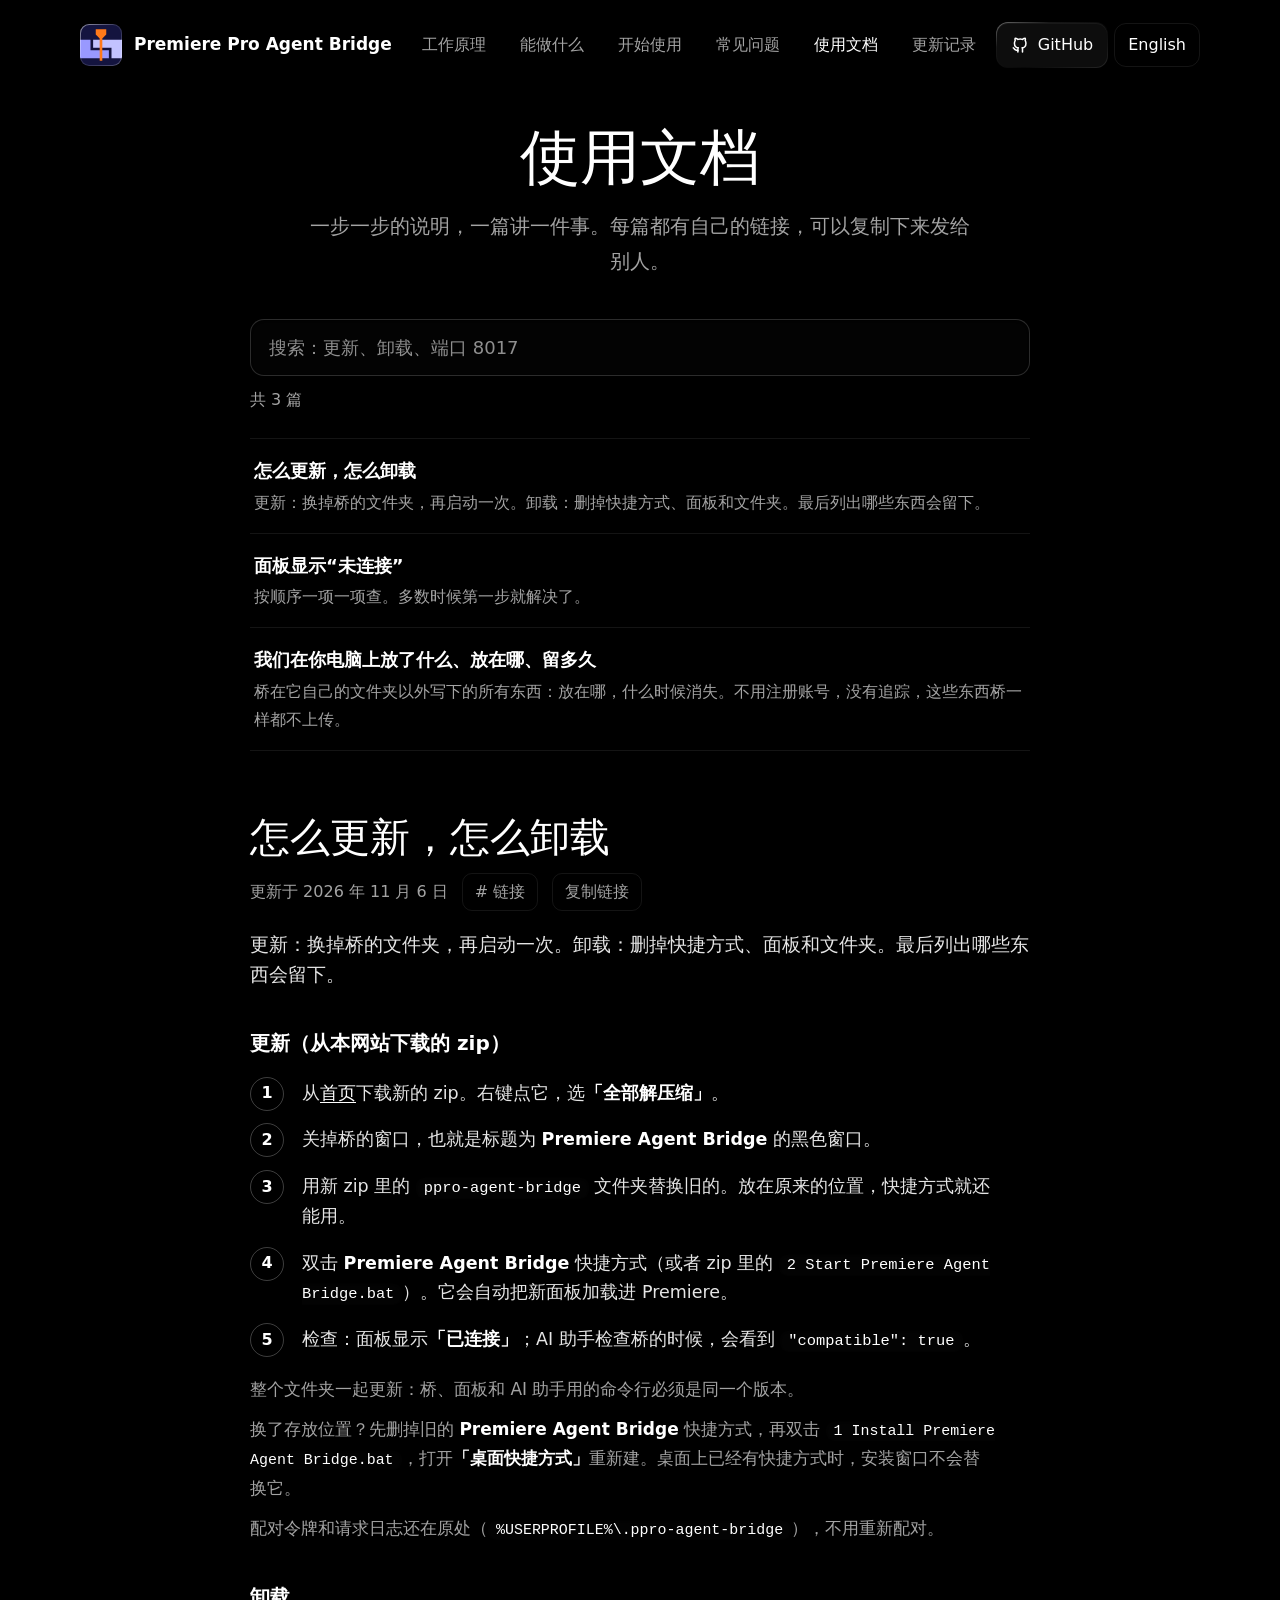
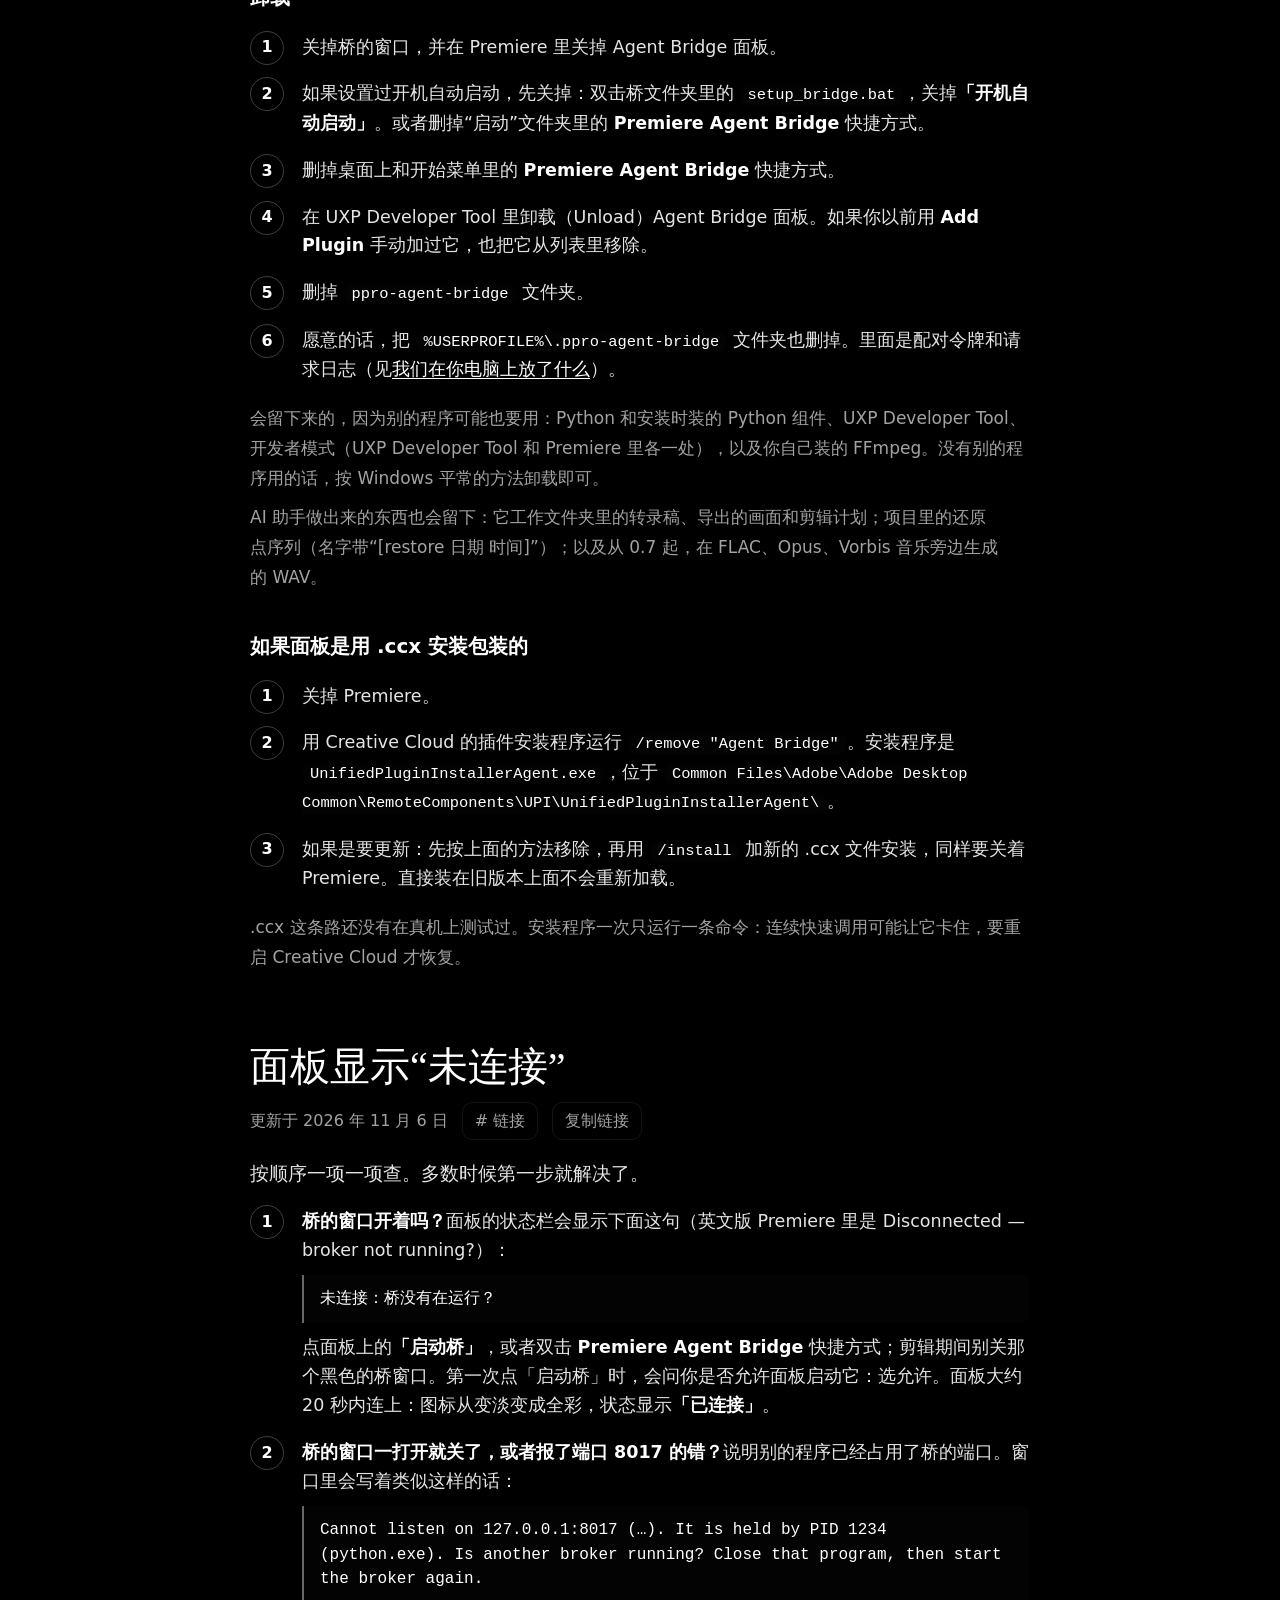
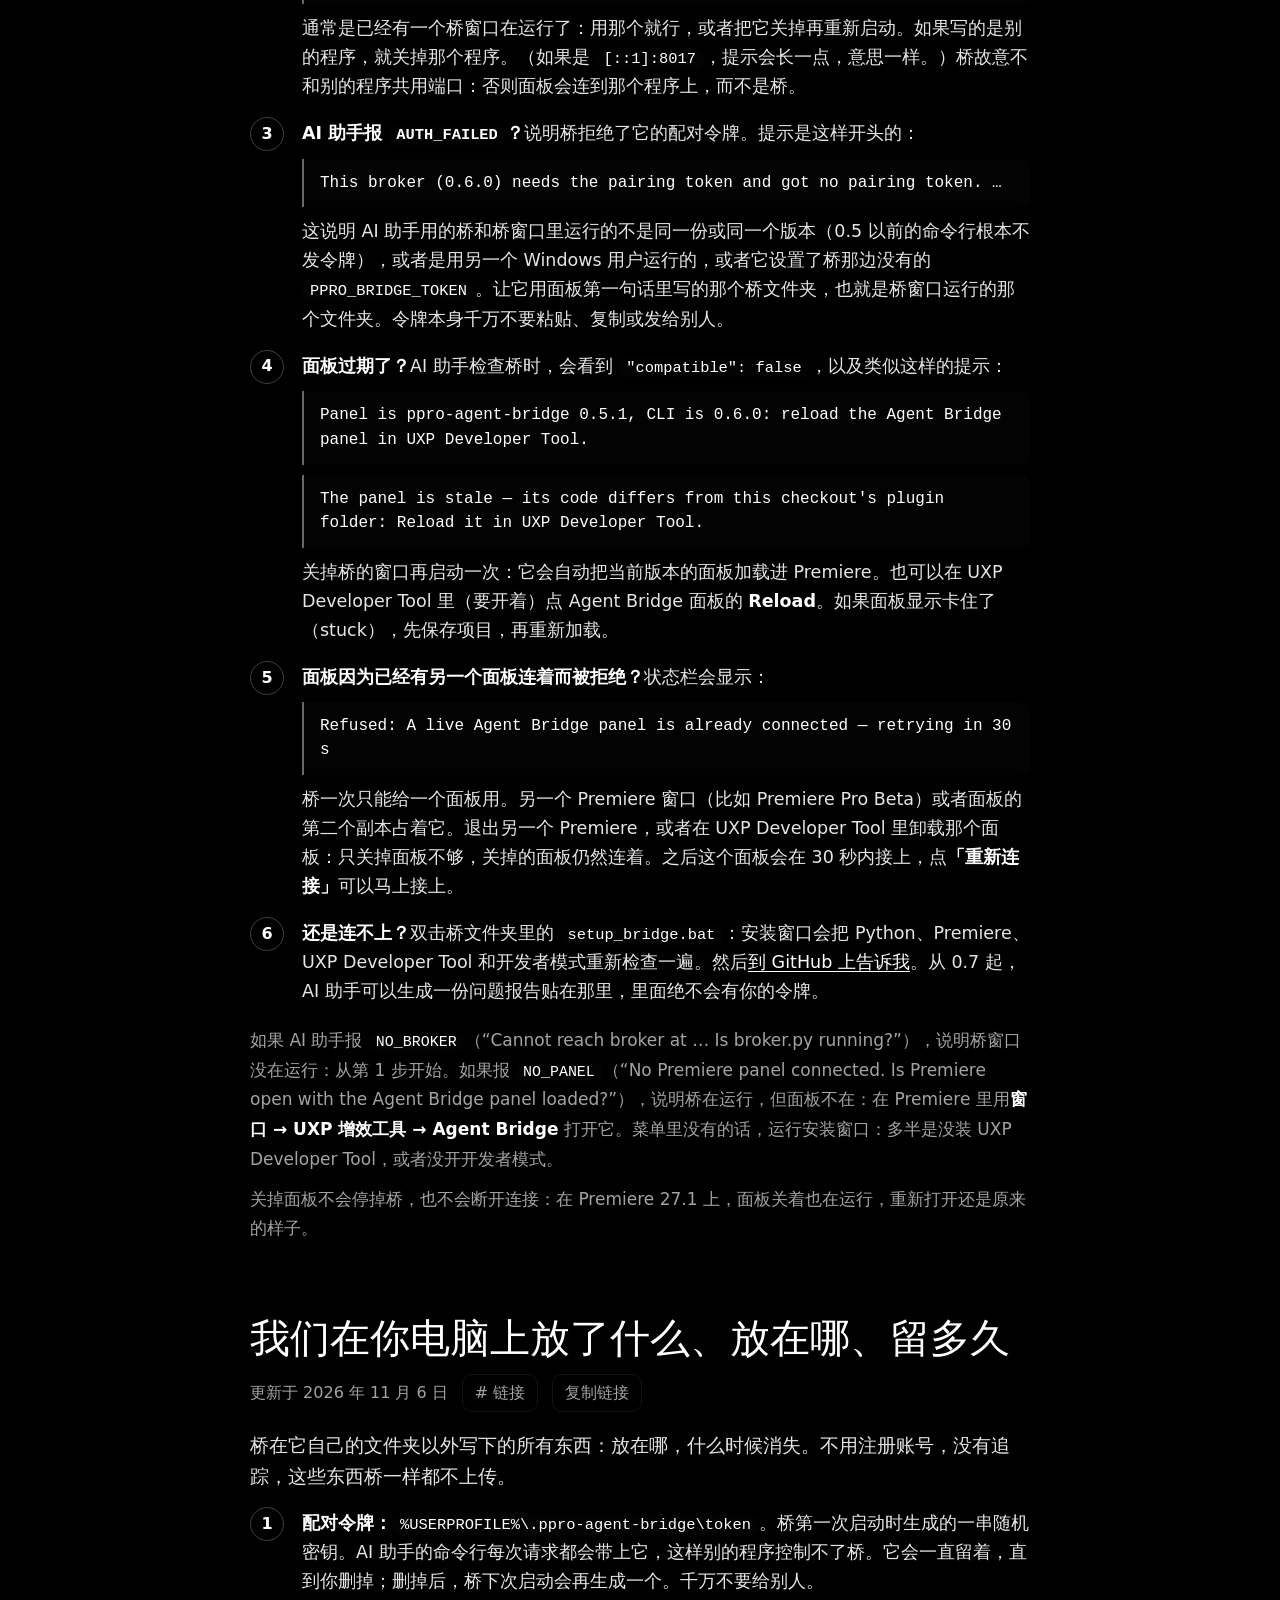
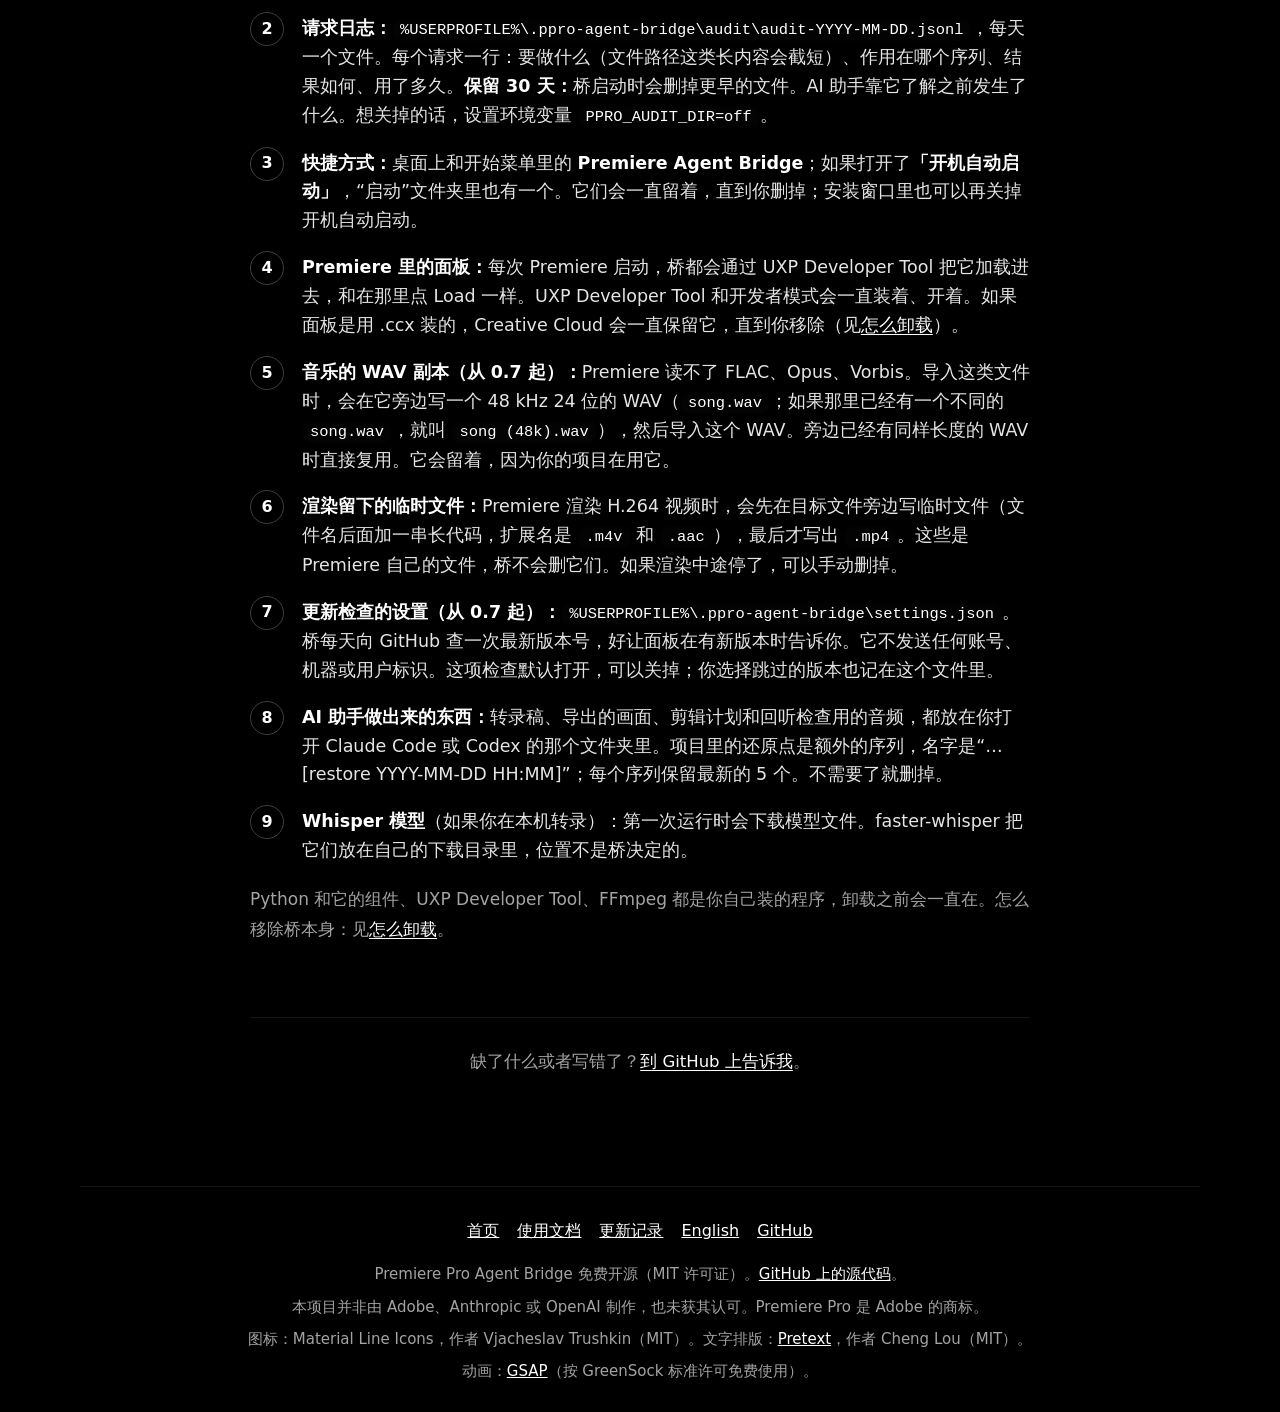
<file: docs/zh/docs.html>
<!doctype html>
<html lang="zh-Hans">
<head>
<meta charset="utf-8">
<meta name="viewport" content="width=device-width, initial-scale=1">
<title>使用文档：Premiere Pro Agent Bridge</title>
<meta name="description" content="Premiere Pro Agent Bridge 的分步说明：怎么更新和卸载、面板显示未连接怎么排查、我们在你电脑上放了什么。">
<link rel="canonical" href="https://zeussheen.github.io/ppro-agent-bridge/zh/docs.html">
<link rel="alternate" hreflang="en" href="https://zeussheen.github.io/ppro-agent-bridge/docs.html">
<link rel="alternate" hreflang="zh-Hans" href="https://zeussheen.github.io/ppro-agent-bridge/zh/docs.html">
<link rel="alternate" hreflang="x-default" href="https://zeussheen.github.io/ppro-agent-bridge/docs.html">
<meta name="color-scheme" content="dark">
<meta name="theme-color" content="#000000">
<meta property="og:type" content="article">
<meta property="og:title" content="使用文档：Premiere Pro Agent Bridge">
<meta property="og:description" content="Premiere Pro Agent Bridge 的分步说明：怎么更新和卸载、面板显示未连接怎么排查、我们在你电脑上放了什么。">
<meta property="og:url" content="https://zeussheen.github.io/ppro-agent-bridge/zh/docs.html">
<meta property="og:locale" content="zh_CN">
<meta property="og:image" content="https://zeussheen.github.io/ppro-agent-bridge/og-image.png?v=0.7.2">
<meta name="twitter:card" content="summary_large_image">
<link rel="icon" type="image/svg+xml" href="data:image/svg+xml,%3Csvg xmlns='http://www.w3.org/2000/svg' viewBox='0 0 256 256' width='256' height='256'%3E%3Cdefs%3E%3ClinearGradient id='rim' x1='0' y1='0' x2='1' y2='1'%3E%3Cstop offset='0' stop-color='%23fff' stop-opacity='0.55'/%3E%3Cstop offset='0.5' stop-color='%23fff' stop-opacity='0.12'/%3E%3Cstop offset='1' stop-color='%23fff' stop-opacity='0.26'/%3E%3C/linearGradient%3E%3CclipPath id='tile'%3E%3Crect width='256' height='256' rx='56'/%3E%3C/clipPath%3E%3C/defs%3E%3Crect width='256' height='256' rx='56' fill='%2314143F'/%3E%3Cg clip-path='url(%23tile)'%3E%3Cpath d='M0 96L64 96L64 160L176 160L176 208L0 208Z' fill='%239999FF'/%3E%3Cpath d='M80 96L256 96L256 208L192 208L192 144L80 144Z' fill='%23C2C2FF'/%3E%3C/g%3E%3Cpath d='M96 32H160V64L136 88V224H120V88L96 64Z' fill='%23FF7A1A'/%3E%3Crect width='256' height='256' rx='56' fill='none' stroke='url(%23rim)' stroke-width='2'%0A        vector-effect='non-scaling-stroke' clip-path='url(%23tile)'/%3E%3C/svg%3E">
<link rel="icon" href="../favicon.ico" sizes="16x16 24x24 32x32 48x48 64x64 128x128 256x256">
<script>
/* The language switch is a plain link. With JavaScript it also remembers the choice, and a later visit to a page in
   the other language goes straight to this one (a ?lang= in the address skips that). */
(function () {
  var KEY = 'ppro-bridge.lang';
  try {
    var want = localStorage.getItem(KEY);
    if (want && want !== 'zh' && !/[?&]lang=/.test(location.search)) { location.replace('../docs.html' + location.hash); return; }
  } catch (e) {}
  document.addEventListener('click', function (e) {
    var a = e.target.closest && e.target.closest('a[data-lang]');
    if (a) { try { localStorage.setItem(KEY, a.getAttribute('data-lang')); } catch (err) {} }
  });
})();
</script>
<style>
/* Shared by every page (build_page.py inlines it): the colours, type, top bar, footer and the Chinese type rules. */
:root {
  color-scheme: dark;
  --font: "Segoe UI Variable Text", "Segoe UI", system-ui, -apple-system, "Helvetica Neue", Arial, sans-serif;
  --serif: "Iowan Old Style", "Palatino Linotype", Palatino, "Book Antiqua", Georgia, serif;
  --mono: "Cascadia Mono", Consolas, ui-monospace, monospace;
  --ease: cubic-bezier(0.23, 1, 0.32, 1);
  --page: #000000;
  --el: #0d0d0d;
  --well: #030303;
  --sh-d: rgba(0, 0, 0, 0.95);
  --sh-l: rgba(255, 255, 255, 0.055);
  --hairline: rgba(255, 255, 255, 0.08);
  --edge: rgba(255, 255, 255, 0.07);
  --text: #ffffff;
  --muted: #a3a3a3;
  --accent: #ffffff;
  --accent-btn: #ffffff;
  --accent-hover: #e4e4e4;
  --accent-text: #e5e5e5;
  --ok: #ffffff;
  /* on pure black the light half of a soft shadow turns into a grey smear around every card, so surfaces
     get only a hairline of light along the top edge (raised) or a tight dark inner shadow (sunken) */
  --raise: inset 0 1px 0 rgba(255, 255, 255, 0.05);
  --raise-sm: inset 0 1px 0 rgba(255, 255, 255, 0.05);
  --inset: inset 0 1px 3px rgba(0, 0, 0, 0.9);
  --inset-sm: inset 0 1px 2px rgba(0, 0, 0, 0.9);
}
/* Chinese pages: a CJK stack after the Latin faces (Latin letters keep their look, Chinese falls through to a
   Chinese face), roomier lines, no tracking (tracking spreads Chinese characters apart), no slanted cite (Chinese
   titles carry 《》 instead), and punctuation kept off the start of a line. */
html:lang(zh) {
  --font: "Segoe UI Variable Text", "Segoe UI", "Microsoft YaHei UI", "Microsoft YaHei", "PingFang SC", "Hiragino Sans GB",
    "Noto Sans SC", "Source Han Sans SC", system-ui, sans-serif;
  --serif: "Iowan Old Style", "Palatino Linotype", Palatino, "Noto Serif SC", "Source Han Serif SC", "Songti SC", "STSong",
    "Microsoft YaHei UI", "Microsoft YaHei", serif;
}
html:lang(zh) body { line-height: 1.75; line-break: strict; }
html:lang(zh) body * { letter-spacing: 0 !important; }
html:lang(zh) cite, html:lang(zh) em, html:lang(zh) i { font-style: normal; }
html:lang(zh) :is(h1, h2, h3) { text-wrap: balance; }
html:lang(zh) p { text-wrap: pretty; }  /* no single character left alone on the last line */
*, *::before, *::after { box-sizing: border-box; }
html { background: var(--page); scroll-behavior: smooth; }
body {
  margin: 0; font-family: var(--font); font-size: 18px; line-height: 1.6;
  color: var(--text); background: var(--page); -webkit-font-smoothing: antialiased; overflow-x: hidden;
}
h1, h2, h3, p, ol, ul, figure { margin: 0; }
a { color: inherit; }
:focus { outline: none; }
:focus-visible { outline: 2px solid var(--accent-text); outline-offset: 3px; border-radius: 12px; }
.ic { display: inline-flex; width: 1.15em; height: 1.15em; flex: none; }
.ic svg { width: 100%; height: 100%; display: block; }
.nw { white-space: nowrap; }  /* a name that must not break across lines, e.g. Premiere Pro in a Chinese heading */
.sr { position: absolute; width: 1px; height: 1px; overflow: hidden; clip-path: inset(50%); white-space: nowrap; }

.wrap { position: relative; z-index: 1; width: min(1120px, calc(100% - 32px)); margin: 0 auto; }

/* top bar: the bridge on the left; the sections, GitHub and the language switch on the right */
.top { display: flex; align-items: center; justify-content: space-between; gap: 16px; padding: 22px 0; }
.brand { display: flex; align-items: center; gap: 12px; text-decoration: none; font-weight: 650; font-size: 17px; }
.mark { display: block; width: 42px; height: 42px; flex: none; }
.mark svg { display: block; width: 42px; height: 42px; }  /* the bridge icon: its own tile and glass rim */
.links { display: flex; gap: 6px; flex-wrap: wrap; justify-content: flex-end; align-items: center; }
.links a {
  text-decoration: none; color: var(--muted); font-size: 16px; padding: 8px 14px; border-radius: 12px;
  transition: color 160ms var(--ease);
}
.links a[aria-current="page"] { color: var(--text); }
.links a.gh { display: inline-flex; align-items: center; gap: 8px; color: var(--text); box-shadow: var(--raise-sm); }
/* the language switch: a plain link to the same page in the other language, a hairline round it */
.links a.lang { color: var(--text); border: 1px solid var(--hairline); padding: 7px 13px; }
/* glass rim: a thin edge of light, brightest at the top-left corner and fading round the sides */
.links a.gh {
  border: 1px solid transparent;
  background:
    linear-gradient(var(--el), var(--el)) padding-box,
    linear-gradient(155deg, rgba(255, 255, 255, 0.42), rgba(255, 255, 255, 0.09) 26%, rgba(255, 255, 255, 0.03) 60%, rgba(255, 255, 255, 0.15)) border-box;
}
@media (hover: hover) and (pointer: fine) {
  .links a:hover { color: var(--text); }
  .links a.lang:hover { border-color: rgba(255, 255, 255, 0.24); }
}

code {
  font-family: var(--mono); font-size: 0.92em; color: var(--text); padding: 2px 8px; border-radius: 8px;
  background: var(--well); box-shadow: var(--inset-sm); white-space: nowrap;
}

/* footer */
footer.site { margin: 110px 0 0; padding: 30px 0 40px; border-top: 1px solid var(--hairline); color: var(--muted); font-size: 15px; display: grid; gap: 6px; text-align: center; }
footer.site a { color: var(--text); }
footer.site .more { display: flex; flex-wrap: wrap; justify-content: center; gap: 4px 18px; margin-bottom: 10px; font-size: 16px; }

/* the bar keeps one line: the home page's section links give way first, then Get started, then Docs and What's new
   (the footer lists those on every page); GitHub and the language switch always stay */
.brand { flex: none; white-space: nowrap; }
@media (max-width: 1100px) { .links a.n1 { display: none; } }
@media (max-width: 900px) { .links a.n2 { display: none; } }
@media (max-width: 780px) { .links a.n3 { display: none; } }
@media (max-width: 640px) {
  body { font-size: 17px; }
  .top { padding: 16px 0; }
  .brand { font-size: 16px; }
}
@media (max-width: 420px) {
  .brand .name { display: none; }  /* the icon alone; the page title says the name */
}
@media (prefers-reduced-motion: reduce) {
  html { scroll-behavior: auto; }
}
/* The changelog and docs pages (build_page.py inlines it after base.css): one reading column, hairlines between
   entries, nothing that moves. Everything is in the HTML; the docs script only adds the search box and the
   copy-link buttons. */
[hidden] { display: none !important; }
.page { width: min(780px, 100%); margin: 0 auto; }
.page-head { padding: 36px 0 8px; text-align: center; }
.page-head h1 { font-family: var(--serif); font-weight: 400; font-size: clamp(40px, 5.6vw, 60px); line-height: 1.08; letter-spacing: -0.01em; }
.page-head .lead { max-width: 34em; margin: 18px auto 0; color: var(--muted); font-size: clamp(18px, 2vw, 20px); }
.page-head .lead a { color: var(--text); }
.page a { text-underline-offset: 3px; }

/* ---------- changelog ---------- */
.versions { display: flex; flex-wrap: wrap; justify-content: center; gap: 6px 4px; margin: 26px 0 0; padding: 0; list-style: none; }
.versions a {
  display: inline-block; padding: 6px 12px; border-radius: 10px; font-size: 16px; color: var(--muted); text-decoration: none;
  font-variant-numeric: tabular-nums;
}
.release { padding: 40px 0 36px; border-top: 1px solid var(--hairline); scroll-margin-top: 16px; }
.versions + .release, .page-head + .release { margin-top: 40px; }
.release-head { display: flex; flex-wrap: wrap; align-items: baseline; gap: 6px 16px; }
.release h2 { font-family: var(--serif); font-weight: 400; font-size: clamp(32px, 4vw, 40px); line-height: 1.1; font-variant-numeric: lining-nums; }
.release h2 a { text-decoration: none; }
.release .when { color: var(--muted); font-size: 16px; }
.tag { display: inline-block; padding: 2px 12px; border: 1px solid rgba(255, 255, 255, 0.3); border-radius: 999px; font-size: 16px; color: var(--text); }
.release .note { margin-top: 12px; color: var(--muted); font-size: 17px; }
.group { margin-top: 26px; }
.group h3 { display: flex; align-items: center; gap: 12px; font-size: 17px; font-weight: 650; }
.group h3::before { content: ""; width: 20px; height: 1px; background: rgba(255, 255, 255, 0.45); }
.group ul { display: grid; gap: 10px; margin-top: 12px; padding: 0; list-style: none; }
.group li { position: relative; padding-left: 32px; color: var(--accent-text); font-size: 17.5px; line-height: 1.6; }
.group li::before { content: ""; position: absolute; left: 7px; top: 0.72em; width: 5px; height: 5px; border-radius: 50%; background: var(--muted); }
.changelog-end { margin-top: 8px; padding-top: 30px; border-top: 1px solid var(--hairline); color: var(--muted); font-size: 16.5px; text-align: center; }
.changelog-end a { color: var(--text); }

/* ---------- docs ---------- */
.search { margin: 32px 0 0; }
.search input {
  width: 100%; min-height: 56px; padding: 12px 18px; border-radius: 14px; border: 1px solid rgba(255, 255, 255, 0.16);
  font: inherit; font-size: 18px; color: var(--text); background: var(--well); box-shadow: var(--inset-sm);
  -webkit-appearance: none; appearance: none;
}
.search input::placeholder { color: #8f8f8f; }
.search input:focus-visible { outline: 2px solid var(--accent-text); outline-offset: 2px; border-radius: 14px; }
.search-count { min-height: 1.6em; margin-top: 10px; color: var(--muted); font-size: 16px; }
.toc { margin: 24px 0 0; padding: 0; list-style: none; border-top: 1px solid var(--hairline); }
.toc li { border-bottom: 1px solid var(--hairline); }
.toc a { display: block; padding: 16px 4px; text-decoration: none; }
.toc .t { display: block; font-size: 18px; font-weight: 600; }
.toc .s { display: block; margin-top: 2px; color: var(--muted); font-size: 16px; }
.doc { padding: 64px 0 8px; scroll-margin-top: 16px; }
.doc h2 { font-family: var(--serif); font-weight: 400; font-size: clamp(30px, 3.8vw, 40px); line-height: 1.15; }
.doc .meta { display: flex; flex-wrap: wrap; align-items: center; gap: 8px 14px; margin-top: 12px; color: var(--muted); font-size: 16px; }
.doc .meta a, .copy-link {
  display: inline-flex; align-items: center; min-height: 36px; padding: 4px 12px; border-radius: 10px;
  border: 1px solid var(--hairline); background: none; font: inherit; font-size: 16px; color: var(--muted);
  text-decoration: none; cursor: pointer;
}
.copy-link.done { color: var(--text); border-color: rgba(255, 255, 255, 0.3); }
.doc .summary { margin-top: 18px; color: var(--accent-text); font-size: 19px; line-height: 1.6; }
.doc h3 { margin-top: 36px; font-size: 20px; font-weight: 650; scroll-margin-top: 16px; }
.doc ol { display: grid; gap: 18px; margin-top: 18px; padding: 0; list-style: none; counter-reset: step; }
.doc ol > li { position: relative; padding-left: 52px; color: var(--accent-text); font-size: 17.5px; line-height: 1.65; counter-increment: step; }
.doc ol > li::before {
  content: counter(step); position: absolute; left: 0; top: -2px; display: grid; place-items: center; width: 34px; height: 34px;
  border-radius: 50%; border: 1px solid rgba(255, 255, 255, 0.24); font-size: 16px; font-weight: 650; color: var(--text);
  font-variant-numeric: tabular-nums;
}
.doc ol > li > * + * { margin-top: 10px; }
.doc b { color: var(--text); font-weight: 650; }
.doc code { white-space: normal; overflow-wrap: anywhere; font-size: 0.88em; }
.doc samp {
  display: block; padding: 12px 16px; border-left: 2px solid rgba(255, 255, 255, 0.4); border-radius: 0 8px 8px 0;
  background: var(--well); font-family: var(--mono); font-size: 16px; line-height: 1.55; color: var(--text); overflow-wrap: anywhere;
}
.doc .notes { display: grid; gap: 10px; margin-top: 20px; color: var(--muted); font-size: 17px; }
.doc .notes a, .doc ol a { color: var(--text); }
.empty { padding: 28px 0; color: var(--muted); font-size: 17px; }
.docs-end { margin-top: 64px; padding-top: 30px; border-top: 1px solid var(--hairline); color: var(--muted); font-size: 16.5px; text-align: center; }
.docs-end a { color: var(--text); }

@media (hover: hover) and (pointer: fine) {
  .versions a:hover, .doc .meta a:hover, .copy-link:hover { color: var(--text); }
  .toc a:hover .t { text-decoration: underline; text-underline-offset: 4px; }
}
@media (max-width: 640px) {
  .page-head { padding-top: 20px; }
  .doc ol > li { padding-left: 46px; }
  .group li { padding-left: 26px; }
}
</style>
</head>
<body class="docs-page">
<div class="wrap">
  <header class="top">
    <a class="brand" href="./">
      <span class="mark" aria-hidden="true"><svg aria-hidden="true" focusable="false" xmlns="http://www.w3.org/2000/svg" viewBox="0 0 256 256"><defs><linearGradient id="rim-58" x1="0" y1="0" x2="1" y2="1"><stop offset="0" stop-color="#fff" stop-opacity="0.55"/><stop offset="0.5" stop-color="#fff" stop-opacity="0.12"/><stop offset="1" stop-color="#fff" stop-opacity="0.26"/></linearGradient><clipPath id="tile-58"><rect width="256" height="256" rx="56"/></clipPath></defs><rect width="256" height="256" rx="56" fill="#14143F"/><g clip-path="url(#tile-58)"><path d="M0 96L64 96L64 160L176 160L176 208L0 208Z" fill="#9999FF"/><path d="M80 96L256 96L256 208L192 208L192 144L80 144Z" fill="#C2C2FF"/></g><path d="M96 32H160V64L136 88V224H120V88L96 64Z" fill="#FF7A1A"/><rect width="256" height="256" rx="56" fill="none" stroke="url(#rim-58)" stroke-width="2"
        vector-effect="non-scaling-stroke" clip-path="url(#tile-58)"/></svg></span>
      <span class="name">Premiere Pro Agent Bridge</span>
    </a>
    <nav class="links" aria-label="页面导航">
      <a class="n1" href="./#how">工作原理</a>
      <a class="n1" href="./#what">能做什么</a>
      <a class="n2" href="./#start">开始使用</a>
      <a class="n1" href="./#faq">常见问题</a>
      <a class="n3" href="docs.html" aria-current="page">使用文档</a>
      <a class="n3" href="changelog.html">更新记录</a>
      <a class="gh" href="https://github.com/ZeusSheen/ppro-agent-bridge"><span class="ic" aria-hidden="true"><svg xmlns="http://www.w3.org/2000/svg" width="1em" height="1em" viewBox="0 0 24 24"><g fill="none" stroke="currentColor" stroke-linecap="round" stroke-linejoin="round" stroke-width="2"><path stroke-dasharray="32" d="M12 4c1.67 0 2.61 0.4 3 0.5c0.53 -0.43 1.94 -1.5 3.5 -1.5c0.34 1 0.29 2.22 0 3c0.75 1 1 2 1 3.5c0 2.19 -0.48 3.58 -1.5 4.5c-1.02 0.92 -2.11 1.37 -3.5 1.5c0.65 0.54 0.5 1.87 0.5 2.5c0 0.73 0 3 0 3M12 4c-1.67 0 -2.61 0.4 -3 0.5c-0.53 -0.43 -1.94 -1.5 -3.5 -1.5c-0.34 1 -0.29 2.22 0 3c-0.75 1 -1 2 -1 3.5c0 2.19 0.48 3.58 1.5 4.5c1.02 0.92 2.11 1.37 3.5 1.5c-0.65 0.54 -0.5 1.87 -0.5 2.5c0 0.73 0 3 0 3"><animate fill="freeze" attributeName="stroke-dashoffset" dur="0.6s" values="32;0"/></path><path stroke-dasharray="10" stroke-dashoffset="10" d="M9 19c-1.41 0 -2.84 -0.56 -3.69 -1.19c-0.84 -0.63 -1.09 -1.66 -2.31 -2.31"><animate fill="freeze" attributeName="stroke-dashoffset" begin="0.7s" dur="0.2s" to="0"/></path></g></svg></span>GitHub</a>
      <a class="lang" href="../docs.html" hreflang="en" lang="en" data-lang="en">English</a>
    </nav>
  </header>
  <main class="page">
    <div class="page-head">
      <h1>使用文档</h1>
      <p class="lead">一步一步的说明，一篇讲一件事。每篇都有自己的链接，可以复制下来发给别人。</p>
    </div>
    <div class="search" data-search hidden>
      <label class="sr" for="doc-search">搜索文档</label>
      <input id="doc-search" type="search" placeholder="搜索：更新、卸载、端口 8017" autocomplete="off" spellcheck="false" aria-describedby="doc-count">
      <p class="search-count" id="doc-count" aria-live="polite"></p>
    </div>
    <nav aria-label="文章">
      <ul class="toc">
        <li data-doc="update-uninstall"><a href="#update-uninstall"><span class="t">怎么更新，怎么卸载</span><span class="s">更新：换掉桥的文件夹，再启动一次。卸载：删掉快捷方式、面板和文件夹。最后列出哪些东西会留下。</span></a></li>
        <li data-doc="not-connected"><a href="#not-connected"><span class="t">面板显示“未连接”</span><span class="s">按顺序一项一项查。多数时候第一步就解决了。</span></a></li>
        <li data-doc="what-we-keep"><a href="#what-we-keep"><span class="t">我们在你电脑上放了什么、放在哪、留多久</span><span class="s">桥在它自己的文件夹以外写下的所有东西：放在哪，什么时候消失。不用注册账号，没有追踪，这些东西桥一样都不上传。</span></a></li>
      </ul>
    </nav>
    <article class="doc" id="update-uninstall" aria-labelledby="update-uninstall-h" data-doc="update-uninstall">
      <h2 id="update-uninstall-h">怎么更新，怎么卸载</h2>
      <p class="meta"><span>更新于 <time datetime="2026-11-06">2026 年 11 月 6 日</time></span><a href="#update-uninstall">#&nbsp;链接</a><button type="button" class="copy-link" data-copy="update-uninstall" hidden>复制链接</button></p>
      <p class="summary">更新：换掉桥的文件夹，再启动一次。卸载：删掉快捷方式、面板和文件夹。最后列出哪些东西会留下。</p>
      <h3 id="update">更新（从本网站下载的 zip）</h3>
      <ol>
        <li><p>从<a href="./#start">首页</a>下载新的 zip。右键点它，选<b>「全部解压缩」</b>。</p></li>
        <li><p>关掉桥的窗口，也就是标题为 <b>Premiere Agent Bridge</b> 的黑色窗口。</p></li>
        <li><p>用新 zip 里的 <code>ppro-agent-bridge</code> 文件夹替换旧的。放在原来的位置，快捷方式就还能用。</p></li>
        <li><p>双击 <b>Premiere Agent Bridge</b> 快捷方式（或者 zip 里的 <code>2 Start Premiere Agent Bridge.bat</code>）。它会自动把新面板加载进 Premiere。</p></li>
        <li><p>检查：面板显示<b>「已连接」</b>；AI 助手检查桥的时候，会看到 <code>"compatible": true</code>。</p></li>
      </ol>
      <div class="notes">
        <p>整个文件夹一起更新：桥、面板和 AI 助手用的命令行必须是同一个版本。</p>
        <p>换了存放位置？先删掉旧的 <b>Premiere Agent Bridge</b> 快捷方式，再双击 <code>1 Install Premiere Agent Bridge.bat</code>，打开<b>「桌面快捷方式」</b>重新建。桌面上已经有快捷方式时，安装窗口不会替换它。</p>
        <p>配对令牌和请求日志还在原处（<code>%USERPROFILE%\.ppro-agent-bridge</code>），不用重新配对。</p>
      </div>
      <h3 id="uninstall">卸载</h3>
      <ol>
        <li><p>关掉桥的窗口，并在 Premiere 里关掉 Agent Bridge 面板。</p></li>
        <li><p>如果设置过开机自动启动，先关掉：双击桥文件夹里的 <code>setup_bridge.bat</code>，关掉<b>「开机自动启动」</b>。或者删掉“启动”文件夹里的 <b>Premiere Agent Bridge</b> 快捷方式。</p></li>
        <li><p>删掉桌面上和开始菜单里的 <b>Premiere Agent Bridge</b> 快捷方式。</p></li>
        <li><p>在 UXP Developer Tool 里卸载（Unload）Agent Bridge 面板。如果你以前用 <b>Add Plugin</b> 手动加过它，也把它从列表里移除。</p></li>
        <li><p>删掉 <code>ppro-agent-bridge</code> 文件夹。</p></li>
        <li><p>愿意的话，把 <code>%USERPROFILE%\.ppro-agent-bridge</code> 文件夹也删掉。里面是配对令牌和请求日志（见<a href="#what-we-keep">我们在你电脑上放了什么</a>）。</p></li>
      </ol>
      <div class="notes">
        <p>会留下来的，因为别的程序可能也要用：Python 和安装时装的 Python 组件、UXP Developer Tool、开发者模式（UXP Developer Tool 和 Premiere 里各一处），以及你自己装的 FFmpeg。没有别的程序用的话，按 Windows 平常的方法卸载即可。</p>
        <p>AI 助手做出来的东西也会留下：它工作文件夹里的转录稿、导出的画面和剪辑计划；项目里的还原点序列（名字带“[restore 日期 时间]”）；以及从 0.7 起，在 FLAC、Opus、Vorbis 音乐旁边生成的 WAV。</p>
      </div>
      <h3 id="ccx">如果面板是用 .ccx 安装包装的</h3>
      <ol>
        <li><p>关掉 Premiere。</p></li>
        <li><p>用 Creative Cloud 的插件安装程序运行 <code>/remove "Agent Bridge"</code>。安装程序是 <code>UnifiedPluginInstallerAgent.exe</code>，位于 <code>Common Files\Adobe\Adobe Desktop Common\RemoteComponents\UPI\UnifiedPluginInstallerAgent\</code>。</p></li>
        <li><p>如果是要更新：先按上面的方法移除，再用 <code>/install</code> 加新的 .ccx 文件安装，同样要关着 Premiere。直接装在旧版本上面不会重新加载。</p></li>
      </ol>
      <div class="notes">
        <p>.ccx 这条路还没有在真机上测试过。安装程序一次只运行一条命令：连续快速调用可能让它卡住，要重启 Creative Cloud 才恢复。</p>
      </div>
    </article>
    <article class="doc" id="not-connected" aria-labelledby="not-connected-h" data-doc="not-connected">
      <h2 id="not-connected-h">面板显示“未连接”</h2>
      <p class="meta"><span>更新于 <time datetime="2026-11-06">2026 年 11 月 6 日</time></span><a href="#not-connected">#&nbsp;链接</a><button type="button" class="copy-link" data-copy="not-connected" hidden>复制链接</button></p>
      <p class="summary">按顺序一项一项查。多数时候第一步就解决了。</p>
      <ol>
        <li><p><b>桥的窗口开着吗？</b>面板的状态栏会显示下面这句（英文版 Premiere 里是 Disconnected — broker not running?）：</p><samp>未连接：桥没有在运行？</samp><p>点面板上的<b>「启动桥」</b>，或者双击 <b>Premiere Agent Bridge</b> 快捷方式；剪辑期间别关那个黑色的桥窗口。第一次点「启动桥」时，会问你是否允许面板启动它：选允许。面板大约 20 秒内连上：图标从变淡变成全彩，状态显示<b>「已连接」</b>。</p></li>
        <li><p><b>桥的窗口一打开就关了，或者报了端口 8017 的错？</b>说明别的程序已经占用了桥的端口。窗口里会写着类似这样的话：</p><samp>Cannot listen on 127.0.0.1:8017 (…). It is held by PID 1234 (python.exe). Is another broker running? Close that program, then start the broker again.</samp><p>通常是已经有一个桥窗口在运行了：用那个就行，或者把它关掉再重新启动。如果写的是别的程序，就关掉那个程序。（如果是 <code>[::1]:8017</code>，提示会长一点，意思一样。）桥故意不和别的程序共用端口：否则面板会连到那个程序上，而不是桥。</p></li>
        <li><p><b>AI 助手报 <code>AUTH_FAILED</code>？</b>说明桥拒绝了它的配对令牌。提示是这样开头的：</p><samp>This broker (0.6.0) needs the pairing token and got no pairing token. …</samp><p>这说明 AI 助手用的桥和桥窗口里运行的不是同一份或同一个版本（0.5 以前的命令行根本不发令牌），或者是用另一个 Windows 用户运行的，或者它设置了桥那边没有的 <code>PPRO_BRIDGE_TOKEN</code>。让它用面板第一句话里写的那个桥文件夹，也就是桥窗口运行的那个文件夹。令牌本身千万不要粘贴、复制或发给别人。</p></li>
        <li><p><b>面板过期了？</b>AI 助手检查桥时，会看到 <code>"compatible": false</code>，以及类似这样的提示：</p><samp>Panel is ppro-agent-bridge 0.5.1, CLI is 0.6.0: reload the Agent Bridge panel in UXP Developer Tool.</samp><samp>The panel is stale — its code differs from this checkout's plugin folder: Reload it in UXP Developer Tool.</samp><p>关掉桥的窗口再启动一次：它会自动把当前版本的面板加载进 Premiere。也可以在 UXP Developer Tool 里（要开着）点 Agent Bridge 面板的 <b>Reload</b>。如果面板显示卡住了（stuck），先保存项目，再重新加载。</p></li>
        <li><p><b>面板因为已经有另一个面板连着而被拒绝？</b>状态栏会显示：</p><samp>Refused: A live Agent Bridge panel is already connected — retrying in 30 s</samp><p>桥一次只能给一个面板用。另一个 Premiere 窗口（比如 Premiere Pro Beta）或者面板的第二个副本占着它。退出另一个 Premiere，或者在 UXP Developer Tool 里卸载那个面板：只关掉面板不够，关掉的面板仍然连着。之后这个面板会在 30 秒内接上，点<b>「重新连接」</b>可以马上接上。</p></li>
        <li><p><b>还是连不上？</b>双击桥文件夹里的 <code>setup_bridge.bat</code>：安装窗口会把 Python、Premiere、UXP Developer Tool 和开发者模式重新检查一遍。然后<a href="https://github.com/ZeusSheen/ppro-agent-bridge/issues">到 GitHub 上告诉我</a>。从 0.7 起，AI 助手可以生成一份问题报告贴在那里，里面绝不会有你的令牌。</p></li>
      </ol>
      <div class="notes">
        <p>如果 AI 助手报 <code>NO_BROKER</code>（“Cannot reach broker at … Is broker.py running?”），说明桥窗口没在运行：从第 1 步开始。如果报 <code>NO_PANEL</code>（“No Premiere panel connected. Is Premiere open with the Agent Bridge panel loaded?”），说明桥在运行，但面板不在：在 Premiere 里用<b>窗口 → UXP 增效工具 → Agent Bridge</b> 打开它。菜单里没有的话，运行安装窗口：多半是没装 UXP Developer Tool，或者没开开发者模式。</p>
        <p>关掉面板不会停掉桥，也不会断开连接：在 Premiere 27.1 上，面板关着也在运行，重新打开还是原来的样子。</p>
      </div>
    </article>
    <article class="doc" id="what-we-keep" aria-labelledby="what-we-keep-h" data-doc="what-we-keep">
      <h2 id="what-we-keep-h">我们在你电脑上放了什么、放在哪、留多久</h2>
      <p class="meta"><span>更新于 <time datetime="2026-11-06">2026 年 11 月 6 日</time></span><a href="#what-we-keep">#&nbsp;链接</a><button type="button" class="copy-link" data-copy="what-we-keep" hidden>复制链接</button></p>
      <p class="summary">桥在它自己的文件夹以外写下的所有东西：放在哪，什么时候消失。不用注册账号，没有追踪，这些东西桥一样都不上传。</p>
      <ol>
        <li><p><b>配对令牌：</b><code>%USERPROFILE%\.ppro-agent-bridge\token</code>。桥第一次启动时生成的一串随机密钥。AI 助手的命令行每次请求都会带上它，这样别的程序控制不了桥。它会一直留着，直到你删掉；删掉后，桥下次启动会再生成一个。千万不要给别人。</p></li>
        <li><p><b>请求日志：</b><code>%USERPROFILE%\.ppro-agent-bridge\audit\audit-YYYY-MM-DD.jsonl</code>，每天一个文件。每个请求一行：要做什么（文件路径这类长内容会截短）、作用在哪个序列、结果如何、用了多久。<b>保留 30 天：</b>桥启动时会删掉更早的文件。AI 助手靠它了解之前发生了什么。想关掉的话，设置环境变量 <code>PPRO_AUDIT_DIR=off</code>。</p></li>
        <li><p><b>快捷方式：</b>桌面上和开始菜单里的 <b>Premiere Agent Bridge</b>；如果打开了<b>「开机自动启动」</b>，“启动”文件夹里也有一个。它们会一直留着，直到你删掉；安装窗口里也可以再关掉开机自动启动。</p></li>
        <li><p><b>Premiere 里的面板：</b>每次 Premiere 启动，桥都会通过 UXP Developer Tool 把它加载进去，和在那里点 Load 一样。UXP Developer Tool 和开发者模式会一直装着、开着。如果面板是用 .ccx 装的，Creative Cloud 会一直保留它，直到你移除（见<a href="#uninstall">怎么卸载</a>）。</p></li>
        <li><p><b>音乐的 WAV 副本（从 0.7 起）：</b>Premiere 读不了 FLAC、Opus、Vorbis。导入这类文件时，会在它旁边写一个 48 kHz 24 位的 WAV（<code>song.wav</code>；如果那里已经有一个不同的 <code>song.wav</code>，就叫 <code>song (48k).wav</code>），然后导入这个 WAV。旁边已经有同样长度的 WAV 时直接复用。它会留着，因为你的项目在用它。</p></li>
        <li><p><b>渲染留下的临时文件：</b>Premiere 渲染 H.264 视频时，会先在目标文件旁边写临时文件（文件名后面加一串长代码，扩展名是 <code>.m4v</code> 和 <code>.aac</code>），最后才写出 <code>.mp4</code>。这些是 Premiere 自己的文件，桥不会删它们。如果渲染中途停了，可以手动删掉。</p></li>
        <li><p><b>更新检查的设置（从 0.7 起）：</b><code>%USERPROFILE%\.ppro-agent-bridge\settings.json</code>。桥每天向 GitHub 查一次最新版本号，好让面板在有新版本时告诉你。它不发送任何账号、机器或用户标识。这项检查默认打开，可以关掉；你选择跳过的版本也记在这个文件里。</p></li>
        <li><p><b>AI 助手做出来的东西：</b>转录稿、导出的画面、剪辑计划和回听检查用的音频，都放在你打开 Claude Code 或 Codex 的那个文件夹里。项目里的还原点是额外的序列，名字是“… [restore YYYY-MM-DD HH:MM]”；每个序列保留最新的 5 个。不需要了就删掉。</p></li>
        <li><p><b>Whisper 模型</b>（如果你在本机转录）：第一次运行时会下载模型文件。faster-whisper 把它们放在自己的下载目录里，位置不是桥决定的。</p></li>
      </ol>
      <div class="notes">
        <p>Python 和它的组件、UXP Developer Tool、FFmpeg 都是你自己装的程序，卸载之前会一直在。怎么移除桥本身：见<a href="#uninstall">怎么卸载</a>。</p>
      </div>
    </article>
    <p class="empty" id="doc-empty" hidden>没找到。换个词试试，或者到 GitHub 上问。</p>
    <p class="docs-end">缺了什么或者写错了？<a href="https://github.com/ZeusSheen/ppro-agent-bridge/issues">到 GitHub 上告诉我</a>。</p>
  </main>
  <footer class="site">
    <nav class="more" aria-label="更多"><a href="./">首页</a> <a href="docs.html">使用文档</a> <a href="changelog.html">更新记录</a> <a href="../docs.html" hreflang="en" lang="en" data-lang="en">English</a> <a href="https://github.com/ZeusSheen/ppro-agent-bridge">GitHub</a></nav>
    <p>Premiere Pro Agent Bridge 免费开源（MIT 许可证）。<a href="https://github.com/ZeusSheen/ppro-agent-bridge">GitHub 上的源代码</a>。</p>
    <p>本项目并非由 Adobe、Anthropic 或 OpenAI 制作，也未获其认可。Premiere Pro 是 Adobe 的商标。</p>
    <p>图标：Material Line Icons，作者 Vjacheslav Trushkin（MIT）。文字排版：<a href="https://github.com/chenglou/pretext">Pretext</a>，作者 Cheng Lou（MIT）。</p>
    <p>动画：<a href="https://gsap.com">GSAP</a>（按 GreenSock 标准许可免费使用）。</p>
  </footer>
</div>
<script>
/* Search and copy-link: without this script every article is listed and each has a plain # link. The search box
   hides the articles (and their contents entries) that do not hold every word typed; / or Ctrl+K jumps to it. */
(function () {
  var TEXT = {"count_all": "共 {n} 篇", "count_some": "找到 {n} 篇，共 {total} 篇", "copy": "复制链接", "copied": "已复制"};
  var box = document.querySelector('[data-search]');
  var input = document.getElementById('doc-search');
  var count = document.getElementById('doc-count');
  var empty = document.getElementById('doc-empty');
  var docs = Array.prototype.slice.call(document.querySelectorAll('article.doc'));
  var toc = Array.prototype.slice.call(document.querySelectorAll('.toc li'));
  function norm(s) { return (s.normalize ? s.normalize('NFKC') : s).toLowerCase(); }
  var hay = docs.map(function (d) { return norm(d.textContent); });
  function apply() {
    var words = norm(input.value).split(/\s+/).filter(Boolean), shown = 0;
    docs.forEach(function (d, i) {
      var hit = words.every(function (w) { return hay[i].indexOf(w) >= 0; });
      d.hidden = !hit;
      if (toc[i]) toc[i].hidden = !hit;
      if (hit) shown++;
    });
    empty.hidden = shown > 0;
    count.textContent = !words.length ? TEXT.count_all.replace('{n}', docs.length)
      : shown ? TEXT.count_some.replace('{n}', shown).replace('{total}', docs.length) : '';
  }
  if (box && input) {
    box.hidden = false;
    input.addEventListener('input', apply);
    apply();
    document.addEventListener('keydown', function (e) {
      var typing = /^(input|textarea|select)$/i.test((document.activeElement || {}).tagName || '');
      if ((e.key === '/' && !typing) || ((e.ctrlKey || e.metaKey) && (e.key || '').toLowerCase() === 'k')) {
        e.preventDefault();
        input.focus();
        input.select();
      }
    });
    // a link to an article the search has hidden clears the search first
    window.addEventListener('hashchange', function () {
      var target = document.getElementById(decodeURIComponent(location.hash.slice(1)));
      var article = target && target.closest('article.doc');
      if (article && article.hidden) { input.value = ''; apply(); target.scrollIntoView(); }
    });
  }
  if (navigator.clipboard && window.isSecureContext) {
    document.querySelectorAll('.copy-link').forEach(function (b) {
      b.hidden = false;
      b.addEventListener('click', function () {
        var url = location.href.split('#')[0] + '#' + b.getAttribute('data-copy');
        navigator.clipboard.writeText(url).then(function () {
          b.textContent = TEXT.copied;
          b.classList.add('done');
          setTimeout(function () { b.textContent = TEXT.copy; b.classList.remove('done'); }, 1600);
        }, function () {});
      });
    });
  }
})();
</script>
</body>
</html>
</file>
<file: docs/story/story.css>
/* story.css: the 1776 story that floats over the page on a first visit (Adam Smith's boy who tied a string to
   the valve of a fire-engine). Two parts: the grey paper sheet, its type and layout (was paper.css), then the
   overlay around it (was overlay.css). Scripts: story/engine.js, clouds.js, overlay.js, story.js.
   Static (no .live, reduced motion): a plain stacked article on one sheet, every beat visible.
   .live (added by story.js): one sticky 100svh stage, the acts overlaid in one grid cell. */

/* ---------- tokens: dark grey paper (default) ---------- */
.story {
  --paper: #2c2d30;            /* neutral charcoal sheet, a hair cool; never warm */
  --ink: #ebecee;              /* off-white ink */
  --ink-soft: #8a8c91;         /* brickwork, ground, hatching */
  --ink-muted: #a9abb0;        /* secondary text (6:1 on the sheet) */
  --mark: #f4f5f6;             /* highlighter bar: inverts the words it crosses */
  --mark-blend: difference;
  --mark-z: 1;                 /* bars above the text */
  --mark-solid: #e9eaec;       /* static highlight (no animation) */
  --mark-solid-ink: #121315;
  /* private: paper texture strength */
  --grain-opacity: 0.45;
  /* private: layout */
  --vh: 100vh;
  --sheet-h: min(calc(var(--vh) - 48px), 760px);
  --pad: clamp(18px, 4.4vw, 56px);
  --layout: split;             /* "split" = captions left, figure right; "stacked" = figure on top (phones) */
  color: var(--ink);
}
@supports (height: 100svh) {
  .story { --vh: 100svh; }
}

/* ---------- tokens: light grey paper ---------- */
html[data-paper="light"] .story {
  --paper: #cbccce;
  --ink: #141517;
  --ink-soft: #6b6d72;
  --ink-muted: #46484c;
  --mark: #f6f6f6;             /* near-white bar behind dark words */
  --mark-blend: normal;
  --mark-z: -1;                /* bars behind the text */
  --mark-solid: #f3f3f3;
  --mark-solid-ink: #141517;
  --grain-opacity: 0.42;
}

/* ---------- the sheet ---------- */
.story .sheet {
  position: relative;
  isolation: isolate;
  width: min(1120px, 100%);
  max-width: calc(100vw - 32px);
  margin: 0 auto;
  padding: var(--pad);
  background-color: var(--paper);
  color: var(--ink);
  overflow: hidden;            /* nowrap labels near an edge never widen the page */
  overflow: clip;
  /* a very slightly uneven, hand-cut edge: never more than 1.5px in */
  clip-path: polygon(
    0 0.6px, 6% 0, 13% 1px, 21% 0.2px, 29% 1.2px, 37% 0.3px, 46% 0.9px, 54% 0, 62% 1.1px, 71% 0.4px,
    79% 1.3px, 87% 0.2px, 94% 0.9px, 100% 0.3px,
    calc(100% - 1px) 7%, calc(100% - 0.2px) 15%, calc(100% - 1.2px) 24%, 100% 33%, calc(100% - 0.8px) 42%,
    calc(100% - 0.1px) 51%, calc(100% - 1.3px) 60%, calc(100% - 0.4px) 69%, calc(100% - 1px) 78%,
    100% 87%, calc(100% - 0.9px) 94%, calc(100% - 0.4px) 100%,
    93% calc(100% - 1.1px), 85% 100%, 77% calc(100% - 0.8px), 68% calc(100% - 0.1px), 60% calc(100% - 1.3px),
    51% calc(100% - 0.3px), 42% calc(100% - 1px), 33% 100%, 25% calc(100% - 1.2px), 16% calc(100% - 0.4px),
    8% calc(100% - 1px), 0.3px 100%,
    0.9px 92%, 0 84%, 1.2px 75%, 0.3px 66%, 1px 57%, 0 48%, 1.3px 39%, 0.4px 30%, 0.8px 21%, 0 12%, 1.1px 5%
  );
}

/* paper texture, static: a fine tooth plus a few sparse fibres, laid over everything on the sheet.
   Each layer is a tiny feTurbulence SVG (tiles of different sizes, so no repeat shows). The fibres are
   transparent except for short strands; the grain is mid grey, which "overlay" leaves at the sheet's own
   colour, so the texture adds tooth without shifting the paper or the ink. */
.story .sheet::after {
  content: "";
  position: absolute;
  inset: 0;
  z-index: 3;
  pointer-events: none;
  mix-blend-mode: overlay;
  opacity: var(--grain-opacity);
  background-image:
    url("data:image/svg+xml,%3Csvg xmlns='http://www.w3.org/2000/svg' width='360' height='360'%3E%3Cfilter id='f' filterUnits='userSpaceOnUse' x='-360' y='-360' width='1080' height='1080' color-interpolation-filters='sRGB'%3E%3CfeTurbulence type='fractalNoise' baseFrequency='0.035 0.45' numOctaves='1' seed='3'/%3E%3CfeColorMatrix values='0 0 0 0 1 0 0 0 0 1 0 0 0 0 1 1 0 0 0 0'/%3E%3CfeComponentTransfer%3E%3CfeFuncA type='discrete' tableValues='0 0 0 0 0 0 0 0 0 0 0 0 0 .4 .6 .6'/%3E%3C/feComponentTransfer%3E%3C/filter%3E%3Cg transform='rotate(28 180 180)'%3E%3Crect x='-360' y='-360' width='1080' height='1080' filter='url(%23f)'/%3E%3C/g%3E%3C/svg%3E"),
    url("data:image/svg+xml,%3Csvg xmlns='http://www.w3.org/2000/svg' width='410' height='410'%3E%3Cfilter id='f' filterUnits='userSpaceOnUse' x='-410' y='-410' width='1230' height='1230' color-interpolation-filters='sRGB'%3E%3CfeTurbulence type='fractalNoise' baseFrequency='0.035 0.45' numOctaves='1' seed='8'/%3E%3CfeColorMatrix values='0 0 0 0 1 0 0 0 0 1 0 0 0 0 1 1 0 0 0 0'/%3E%3CfeComponentTransfer%3E%3CfeFuncA type='discrete' tableValues='0 0 0 0 0 0 0 0 0 0 0 0 0 .4 .6 .6'/%3E%3C/feComponentTransfer%3E%3C/filter%3E%3Cg transform='rotate(-52 205 205)'%3E%3Crect x='-410' y='-410' width='1230' height='1230' filter='url(%23f)'/%3E%3C/g%3E%3C/svg%3E"),
    url("data:image/svg+xml,%3Csvg xmlns='http://www.w3.org/2000/svg' width='380' height='380'%3E%3Cfilter id='f' filterUnits='userSpaceOnUse' x='-380' y='-380' width='1140' height='1140' color-interpolation-filters='sRGB'%3E%3CfeTurbulence type='fractalNoise' baseFrequency='0.035 0.45' numOctaves='1' seed='5'/%3E%3CfeColorMatrix values='0 0 0 0 0 0 0 0 0 0 0 0 0 0 0 -1 0 0 0 1'/%3E%3CfeComponentTransfer%3E%3CfeFuncA type='discrete' tableValues='0 0 0 0 0 0 0 0 0 0 0 0 0 .4 .6 .6'/%3E%3C/feComponentTransfer%3E%3C/filter%3E%3Cg transform='rotate(74 190 190)'%3E%3Crect x='-380' y='-380' width='1140' height='1140' filter='url(%23f)'/%3E%3C/g%3E%3C/svg%3E"),
    url("data:image/svg+xml,%3Csvg xmlns='http://www.w3.org/2000/svg' width='220' height='220'%3E%3Cfilter id='g' x='0' y='0' width='100%25' height='100%25' color-interpolation-filters='sRGB'%3E%3CfeTurbulence type='fractalNoise' baseFrequency='0.9' numOctaves='3' seed='7' stitchTiles='stitch'/%3E%3CfeColorMatrix values='.34 .33 .33 0 0 .34 .33 .33 0 0 .34 .33 .33 0 0 0 0 0 0 1'/%3E%3CfeComponentTransfer%3E%3CfeFuncR type='linear' slope='2.2' intercept='-.6'/%3E%3CfeFuncG type='linear' slope='2.2' intercept='-.6'/%3E%3CfeFuncB type='linear' slope='2.2' intercept='-.6'/%3E%3C/feComponentTransfer%3E%3C/filter%3E%3Crect width='100%25' height='100%25' filter='url(%23g)'/%3E%3C/svg%3E");
  background-size: 360px 360px, 410px 410px, 380px 380px, 220px 220px;
}

/* ---------- type ---------- */
.story cite { font-style: italic; }

.story .year {
  font-family: var(--serif);
  font-weight: 400;
  font-size: clamp(96px, 17vw, 196px);
  line-height: 0.92;
  letter-spacing: -0.02em;
  font-variant-numeric: lining-nums;
  color: var(--ink);
}
.story .fact {
  font-family: var(--serif);
  font-size: clamp(20px, 2.3vw, 27px);
  line-height: 1.35;
  color: var(--ink);
  max-width: 24em;
  margin-inline: auto;
}
.story .year + .fact { margin-top: 0.9em; }
.story .fact + .fact { margin-top: 0.35em; }

.story .kicker,
.story .quote footer {
  font-family: var(--mono);
  font-size: 13px;
  line-height: 1.5;
  letter-spacing: 0.12em;
  text-transform: uppercase;
  color: var(--ink-muted);
}
.story .kicker cite,
.story .quote footer cite { font-style: normal; }

.story .cap {
  font-family: var(--serif);
  font-size: clamp(19px, 2.05vw, 26px);
  line-height: 1.42;
  color: var(--ink);
}

.story .quote { margin: 0; }
.story .quote p {
  position: relative;
  isolation: isolate;
  font-family: var(--serif);
  font-size: clamp(27px, 3.7vw, 46px);
  line-height: 1.32;
  letter-spacing: -0.005em;
  color: var(--ink);
}
/* the page styles every <footer> as its own footer (grid, centred, a rule on top); this one is a plain line */
.story .quote footer { display: block; margin: 1.6em 0 0; padding: 0; border: 0; text-align: left; }

/* ---------- highlighter ---------- */
/* .hl-bars is itself a stacking context (z-index), so its bars can only blend with what is inside it.
   Blending the whole group as well lets "difference" reach the words underneath. */
.story .hl-bars {
  position: absolute;
  inset: 0;
  z-index: var(--mark-z);
  pointer-events: none;
  mix-blend-mode: var(--mark-blend);
}
.story .hl-bar {
  position: absolute;
  display: block;
  background: var(--mark);
  mix-blend-mode: var(--mark-blend);
  transform-origin: left center;
}
.story:not(.live) .hl {
  background: var(--mark-solid);
  color: var(--mark-solid-ink);
  /* widen the bar past the first and last letter without moving the words */
  box-shadow: -0.1em 0 0 var(--mark-solid), 0.05em 0 0 var(--mark-solid);
  -webkit-box-decoration-break: clone;
  box-decoration-break: clone;
}

/* ---------- the drawing ---------- */
.story .engine-figure {
  position: relative;
  isolation: isolate;
  aspect-ratio: 600 / 420;
  width: 100%;
  margin: 0;
}
.story .engine-figure > svg {
  position: absolute;
  inset: 0;
  display: block;
  width: 100%;
  height: 100%;
  overflow: visible;
}
.story .ink { stroke: var(--ink); fill: none; }
.story .ink-soft { stroke: var(--ink-soft); fill: none; }
.story .ink-fill { fill: var(--ink); stroke: none; }
.story .paper-fill { fill: var(--paper); stroke: none; }

.story .engine-note {
  position: absolute;
  z-index: 1;
  font-family: var(--mono);
  font-size: 14px;
  line-height: 1.2;
  letter-spacing: 0.01em;
  color: var(--ink);
  white-space: nowrap;
  pointer-events: none;
  transform: translate(0, -50%);
}
.story .engine-note[data-align="right"] { transform: translate(-100%, -50%); }
.story .engine-note[data-align="center"] { transform: translate(-50%, -50%); }
.story .engine-note > span { display: inline-block; }   /* story.js moves this span: inline boxes ignore transforms */
.story .engine-note.is-state > span {
  padding: 1px 5px 2px 6px;
  border: 1px solid currentColor;
  letter-spacing: 0.1em;
  text-transform: uppercase;
}

/* ---------- static: a plain stacked article ---------- */
.story:not(.live) .stamp,
.story:not(.live) .scene,
.story:not(.live) .quote {
  max-width: 640px;
  margin-inline: auto;
}
.story:not(.live) .stamp { text-align: center; padding: 8px 0 4px; }
.story:not(.live) .scene { margin-top: clamp(56px, 9vw, 96px); }
.story:not(.live) .cap-stack { margin-top: 14px; }
.story:not(.live) .cap + .cap { margin-top: 0.75em; }
.story:not(.live) .engine-figure { max-width: 640px; margin: clamp(28px, 5vw, 44px) auto 0; }
.story:not(.live) .quote { margin-top: clamp(56px, 9vw, 96px); padding-bottom: 8px; }

/* ---------- .live: one pinned stage, beats overlaid ---------- */
.story.live .story-stage {
  height: 100vh;
  height: 100svh;
  display: grid;
  align-items: center;
  justify-items: center;
}
.story.live .sheet {
  height: var(--sheet-h);
  display: grid;
  grid-template: minmax(0, 1fr) / minmax(0, 1fr);
}
.story.live .stamp,
.story.live .scene,
.story.live .quote {
  grid-area: 1 / 1;
  min-width: 0;
  min-height: 0;
}
.story.live .stamp {
  align-self: center;
  justify-self: center;
  text-align: center;
}
.story.live .quote {
  align-self: center;
  justify-self: center;
  width: min(100%, 880px);
}
.story .quote p { max-width: 19em; }

/* split: captions left (~5fr), figure right (~7fr) */
.story.live .scene {
  display: grid;
  grid-template-columns: minmax(0, 5fr) minmax(0, 7fr);
  column-gap: clamp(28px, 4.2vw, 56px);
  align-items: center;
}
.story.live .caps { min-width: 0; }
.story.live .cap-stack { display: grid; margin-top: 16px; }
.story.live .cap { grid-area: 1 / 1; }
.story.live .engine-figure {
  /* fit the column, and the sheet height: the drawing is 600 x 420 */
  width: min(100%, calc((var(--sheet-h) - 2 * var(--pad)) * 600 / 420));
  justify-self: center;
}

/* stacked: figure on top, captions under it, both inside the sheet.
   Phones (<= 760px wide) and portrait tablets. A phone held sideways (<= 500px tall) keeps the split,
   where the drawing comes out bigger. */
@media (max-width: 1024px) and (orientation: portrait), (max-width: 760px) and (min-height: 501px) {
  .story { --layout: stacked; }
  .story.live .scene {
    grid-template-columns: minmax(0, 1fr);
    grid-template-rows: auto auto;
    grid-template-areas: "fig" "caps";
    row-gap: 18px;
    align-content: center;
  }
  .story.live .caps { grid-area: caps; width: 100%; max-width: 36em; justify-self: center; }
  .story.live .engine-figure {
    grid-area: fig;
    /* bleed into the sheet margin (8px stays clear), and leave about 14rem under the drawing
       for the kicker and the longest caption */
    width: min(calc(100% + 2 * var(--pad) - 16px), calc((var(--sheet-h) - 2 * var(--pad) - 14rem) * 600 / 420));
    margin-inline: calc(8px - var(--pad));
    min-width: 0;
  }
  .story.live .cap-stack { margin-top: 10px; }
}

@media (max-width: 760px) {
  .story { --pad: 18px; }
  .story .engine-note { font-size: 13px; }
  .story .cap { font-size: 19px; line-height: 1.4; }
}
@media (max-width: 480px) {
  .story .engine-note { font-size: 12px; }
  .story .kicker,
  .story .quote footer { font-size: 12px; letter-spacing: 0.1em; }
  .story .cap { font-size: 18px; }
}

/* overlay.css: the story floats over the page. A dark backdrop with the page faintly behind it, the grey sheet
   in the middle with room around it, a Skip button above its top-right corner, a hairline along the top of
   the sheet that shows how far along you are, and a "Scroll" hint until you start. Loaded after paper.css. */

html.story-open, html.story-open body { overflow: hidden; }

.story-overlay {
  position: fixed; inset: 0; z-index: 100;
  background: rgba(0, 0, 0, 0.9);
  opacity: 0; transition: opacity 240ms var(--ease);
}
.story-overlay[hidden] { display: none; }
.story-overlay.shown { opacity: 1; }
.story-scroller {
  position: absolute; inset: 0; overflow-x: hidden; overflow-y: auto; overscroll-behavior: contain;
  scrollbar-width: none; outline: none;
}
.story-scroller::-webkit-scrollbar { display: none; }

/* room around the sheet: the Skip button sits in the top margin */
.story-overlay .story {
  margin: 0;
  --stage-top: 68px;
  --stage-bottom: 40px;
  --sheet-w: 1040px;
  --sheet-h: min(calc(var(--vh) - var(--stage-top) - var(--stage-bottom)), 720px);
}
.story-overlay .story .sheet { width: min(var(--sheet-w), 100%); max-width: calc(100vw - 64px); }
.story-overlay .story:not(.live) { padding: var(--stage-top) 0 var(--stage-bottom); }
.story-overlay .story.live .story-track { height: 420vh; height: 420svh; }
.story-overlay .story.live .story-stage {
  position: sticky; top: 0;
  padding: var(--stage-top) 0 var(--stage-bottom);
}

/* Skip: lined up with the sheet's right edge */
.story-skip {
  position: absolute; z-index: 2; top: 12px; right: max(32px, calc((100vw - var(--sheet-w, 1040px)) / 2));
  display: inline-flex; align-items: center; gap: 8px; min-height: 44px; padding: 6px 16px 6px 18px;
  font: inherit; font-size: 15px; color: var(--text); cursor: pointer;
  background: var(--el); border: 1px solid rgba(255, 255, 255, 0.16); border-radius: 999px;
  transition: transform 160ms var(--ease), border-color 160ms var(--ease);
}
.story-skip span { font-size: 13px; color: var(--muted); }
.story-skip:active { transform: scale(0.97); }
.story-skip:focus-visible { outline: 2px solid #fff; outline-offset: 3px; }
@media (hover: hover) and (pointer: fine) {
  .story-skip:hover { border-color: rgba(255, 255, 255, 0.34); }
}

/* how far along: a hairline of ink along the top of the sheet (above the clouds and the grain) */
.story .story-progress { position: absolute; z-index: 4; top: 0; left: 0; right: 0; height: 3px; pointer-events: none; }
.story .story-progress i { display: block; height: 100%; background: var(--ink); opacity: 0.75; transform: scaleX(0); transform-origin: left center; }
.story:not(.live) .story-progress { display: none; }

/* "Scroll", until you do */
.story .story-hint {
  position: absolute; z-index: 4; left: 50%; bottom: 14px; transform: translateX(-50%);
  font-family: var(--mono); font-size: 12px; letter-spacing: 0.14em; text-transform: uppercase; color: var(--ink-muted);
  pointer-events: none; transition: opacity 200ms var(--ease);
}
.story .story-hint::after { content: " \2193"; letter-spacing: 0; }
.story.scrolled .story-hint, .story:not(.live) .story-hint { opacity: 0; }

/* the last card: the string line, what the string is, and the page's own two buttons (download, back to the page) */
.story .end { text-align: center; width: min(100%, 720px); }
.story .end-line { font-family: var(--serif); font-size: clamp(28px, 4vw, 48px); line-height: 1.2; color: var(--ink); }
.story .end-sub { max-width: 30em; margin: 16px auto 0; font-size: clamp(16px, 1.7vw, 19px); line-height: 1.55; color: var(--ink-muted); }
.story .end-actions { display: flex; flex-wrap: wrap; justify-content: center; gap: 10px; margin-top: 30px; }
.story .end-actions .btn { font-family: inherit; cursor: pointer; }
.story.live .end { grid-area: 1 / 1; align-self: center; justify-self: center; }
.story:not(.live) .end { margin-top: clamp(56px, 9vw, 96px); padding-bottom: 8px; }

/* the way back in, under "Why I built this" */
.story-again { margin-top: 22px; }
.story-again button {
  padding: 6px 2px; border: 0; background: none; cursor: pointer;
  font: inherit; font-size: 16px; color: var(--muted); text-decoration: underline; text-underline-offset: 4px;
  transition: color 160ms var(--ease);
}
@media (hover: hover) and (pointer: fine) { .story-again button:hover { color: var(--text); } }

@media (max-width: 640px) {
  .story-overlay .story { --stage-top: 64px; --stage-bottom: 12px; }
  .story-overlay .story .sheet { max-width: calc(100vw - 24px); }
  .story-skip { right: 12px; top: 10px; }
  .story .end-actions { flex-direction: column; align-items: stretch; max-width: 360px; margin-inline: auto; }
  .story .end-actions .btn { padding: 10px 16px; font-size: 16px; }
}
@media (prefers-reduced-motion: reduce) {
  .story-overlay, .story-skip, .story .story-hint { transition: none; }
}
</file>
